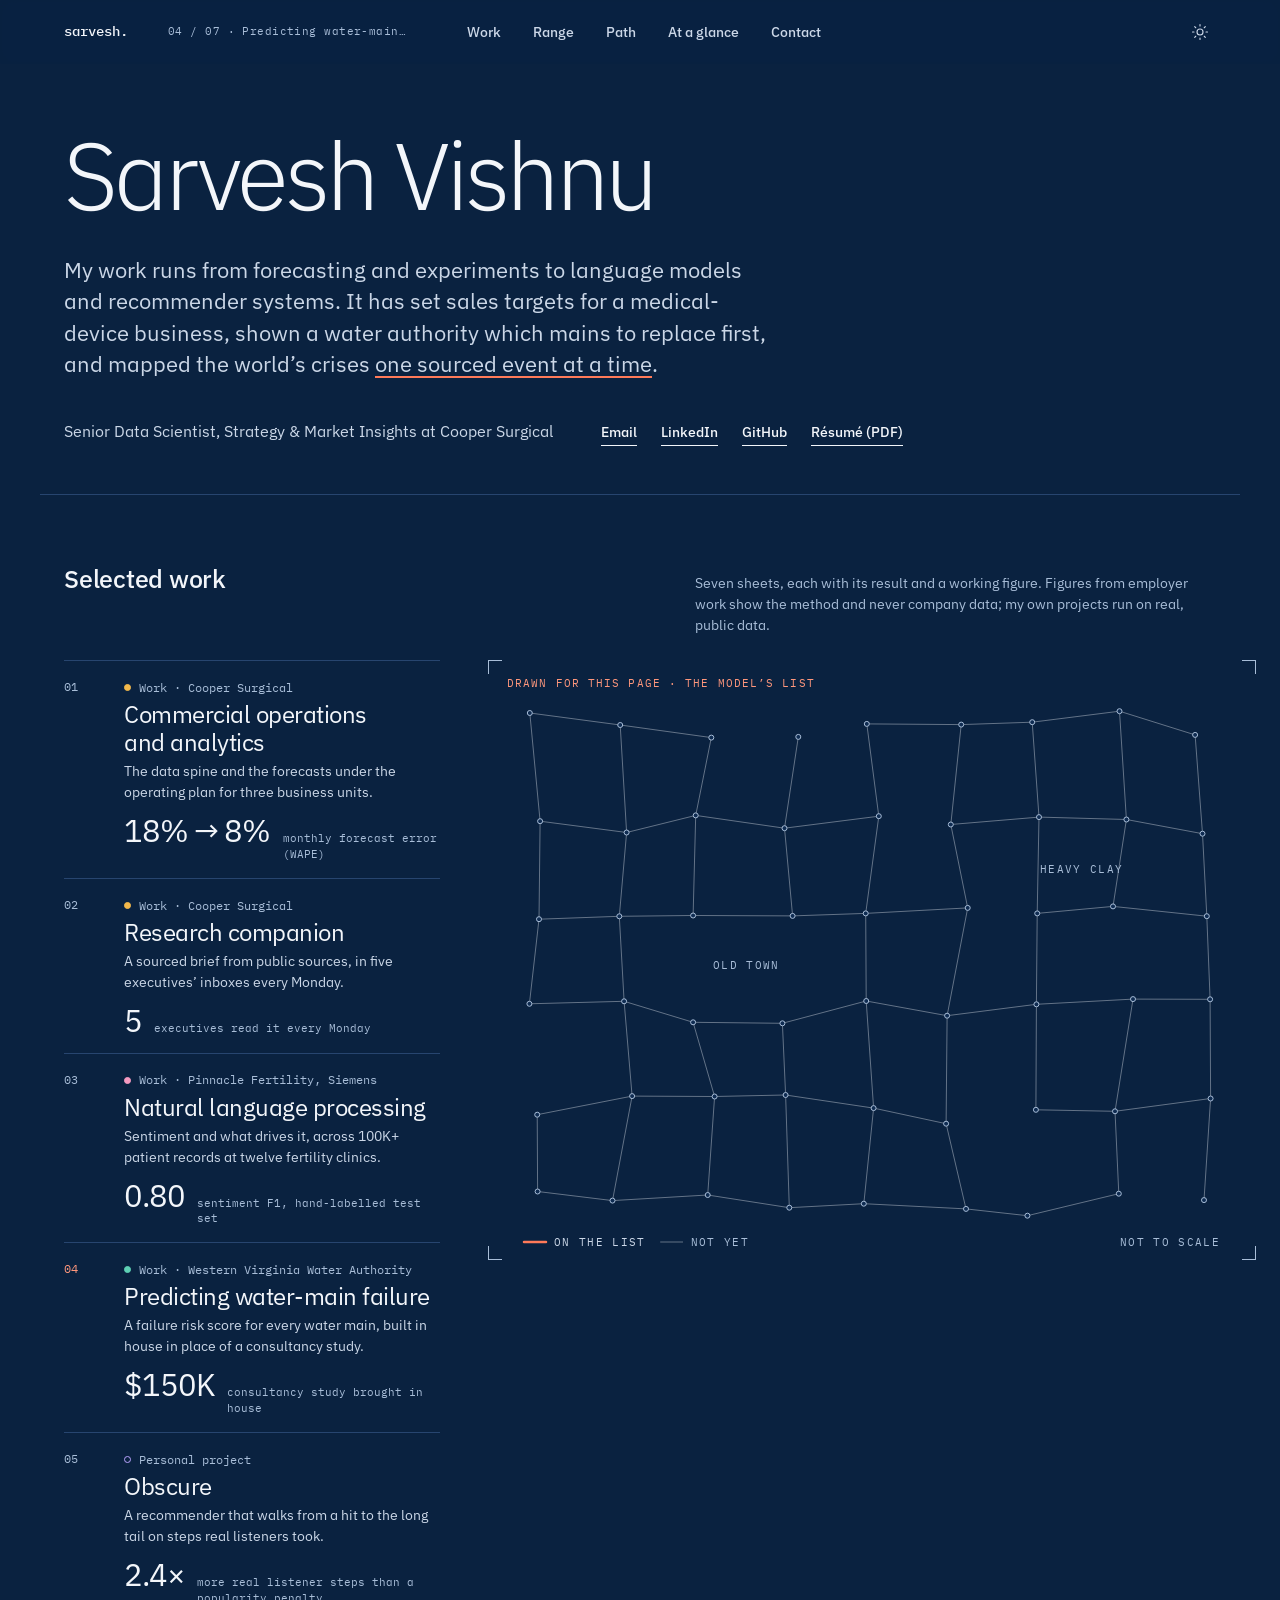
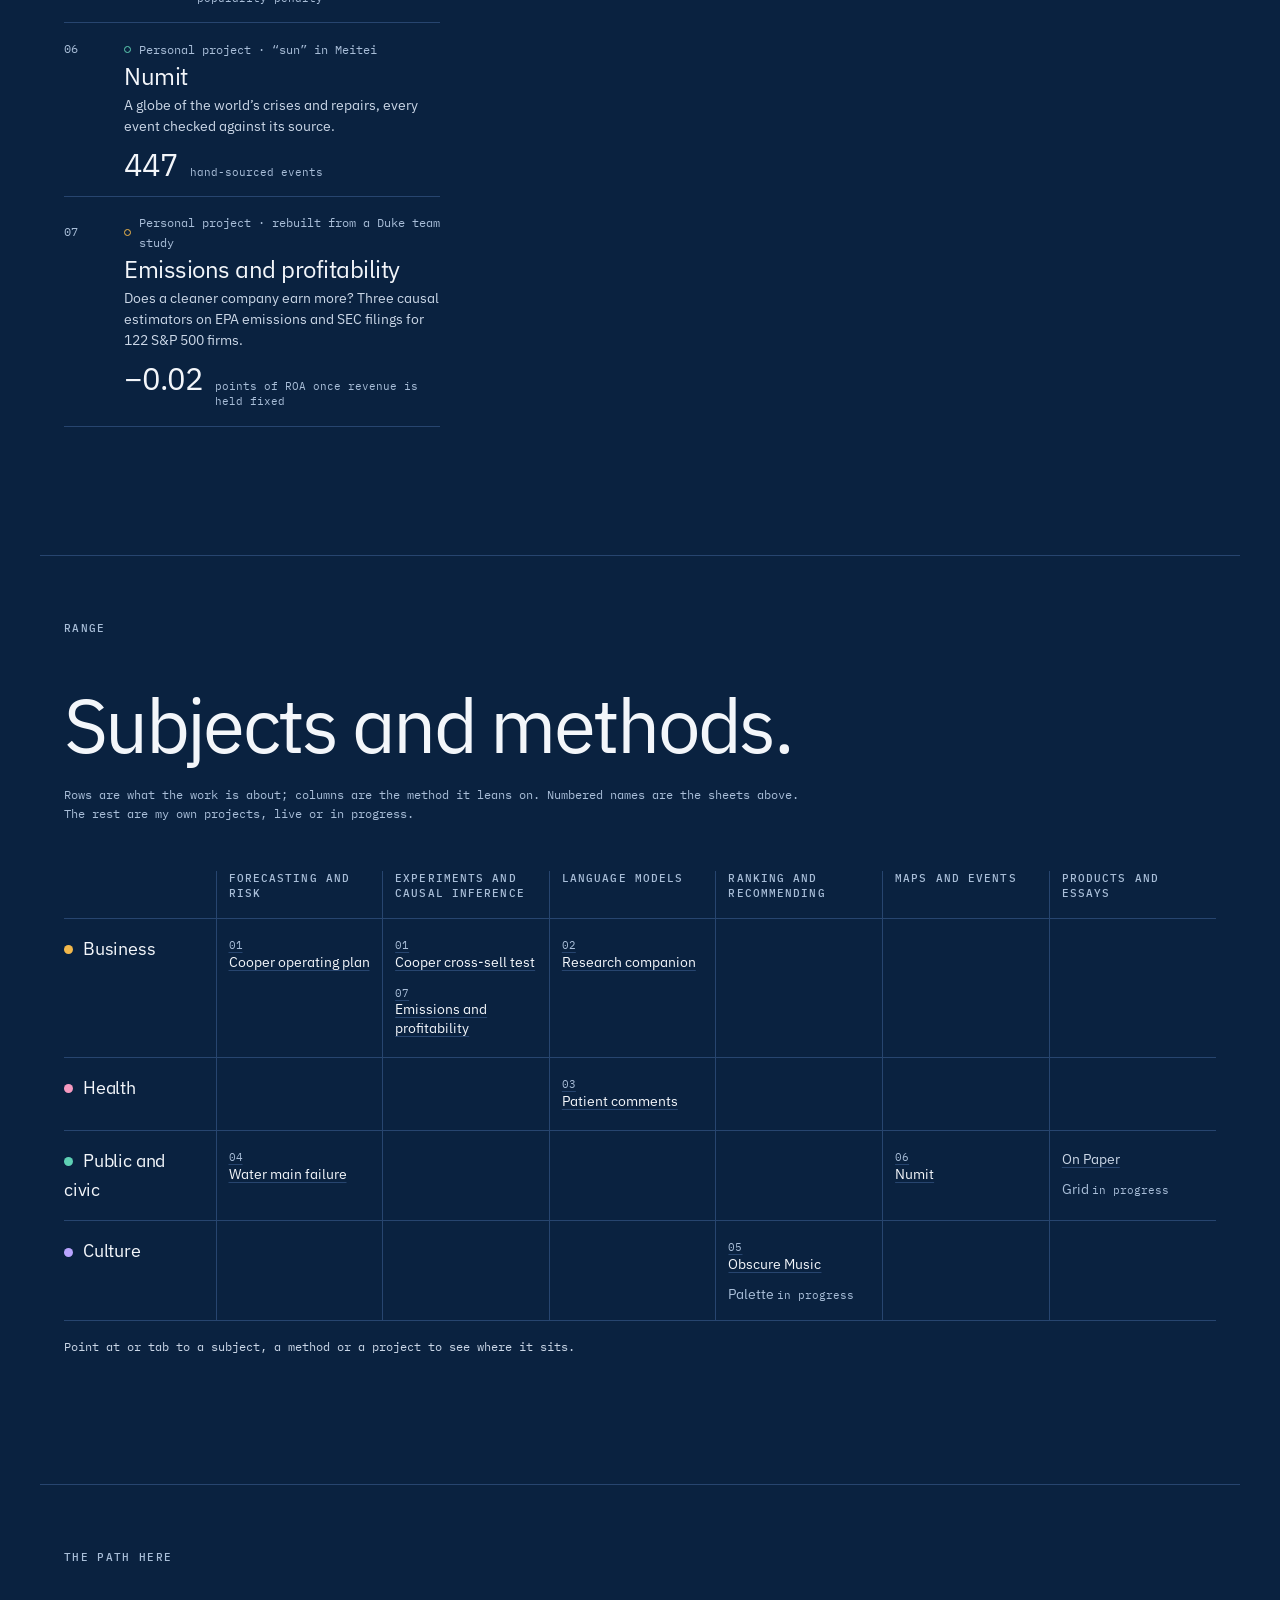
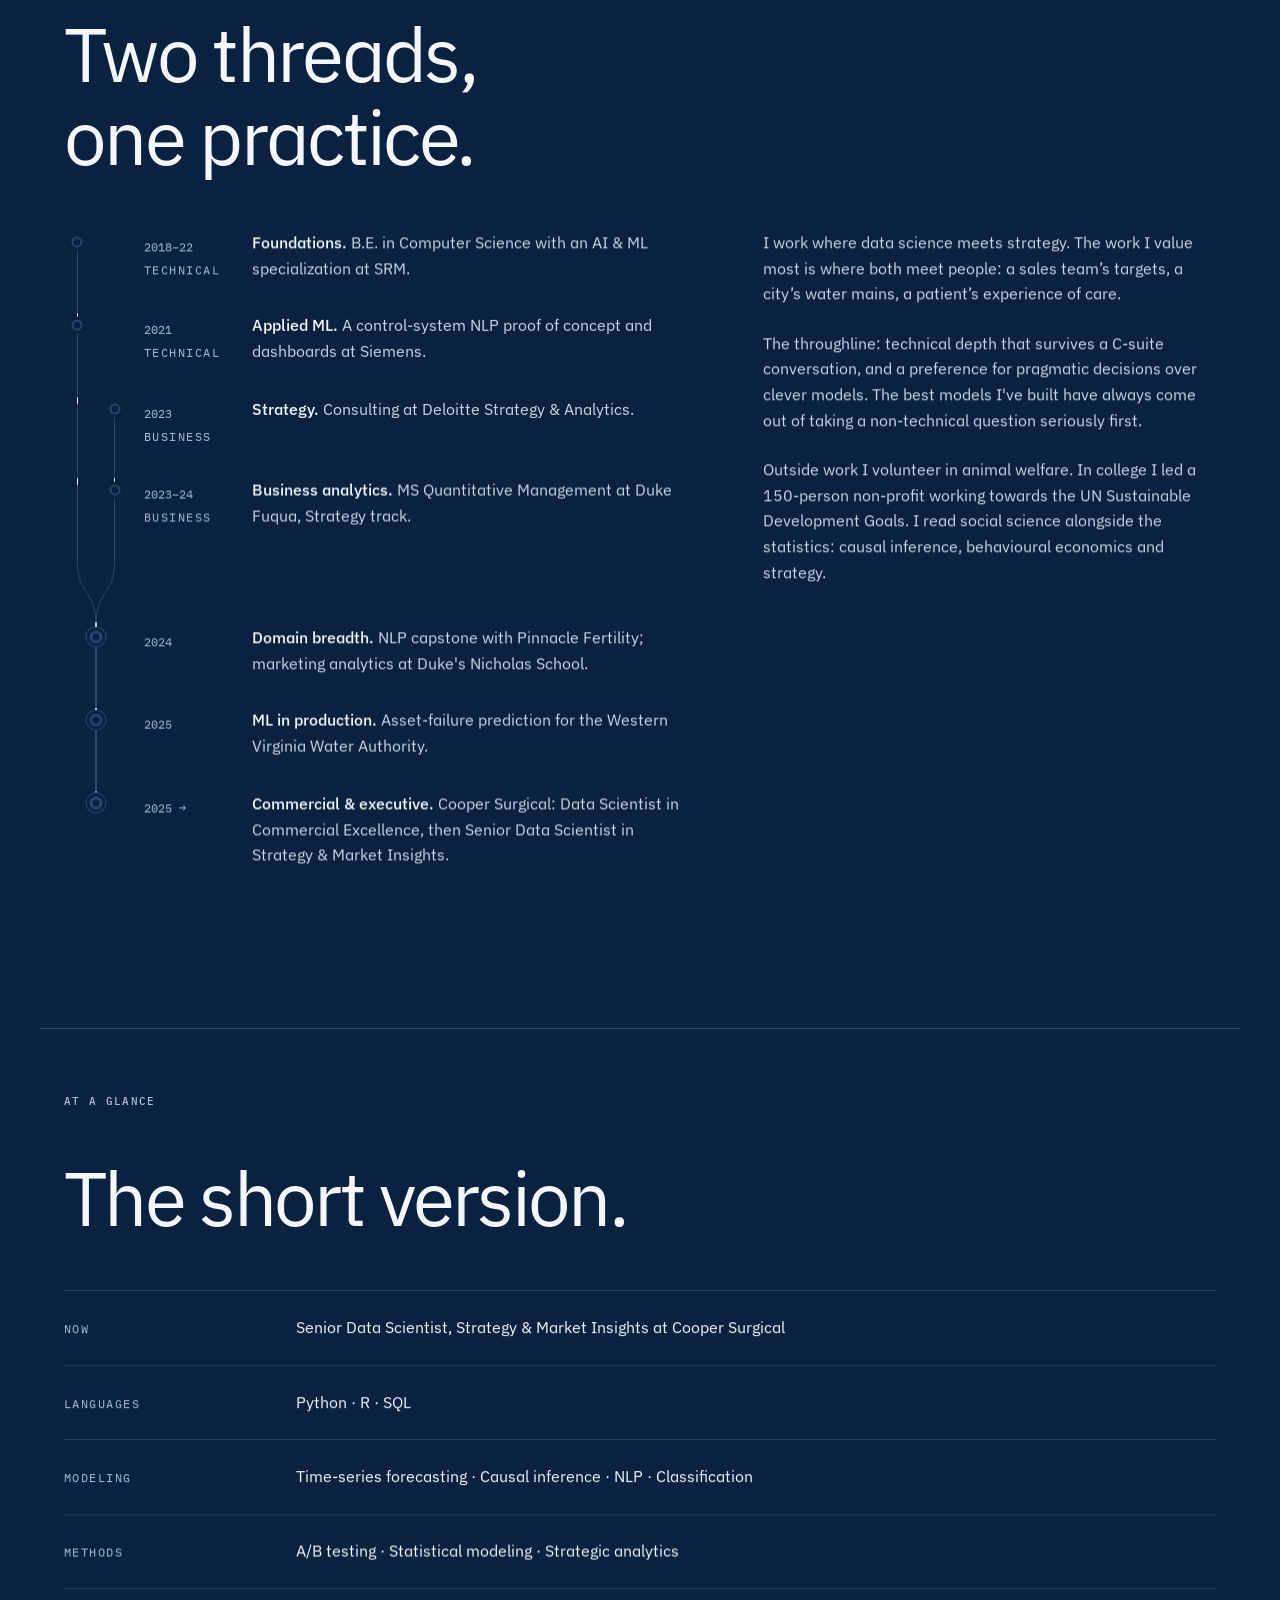
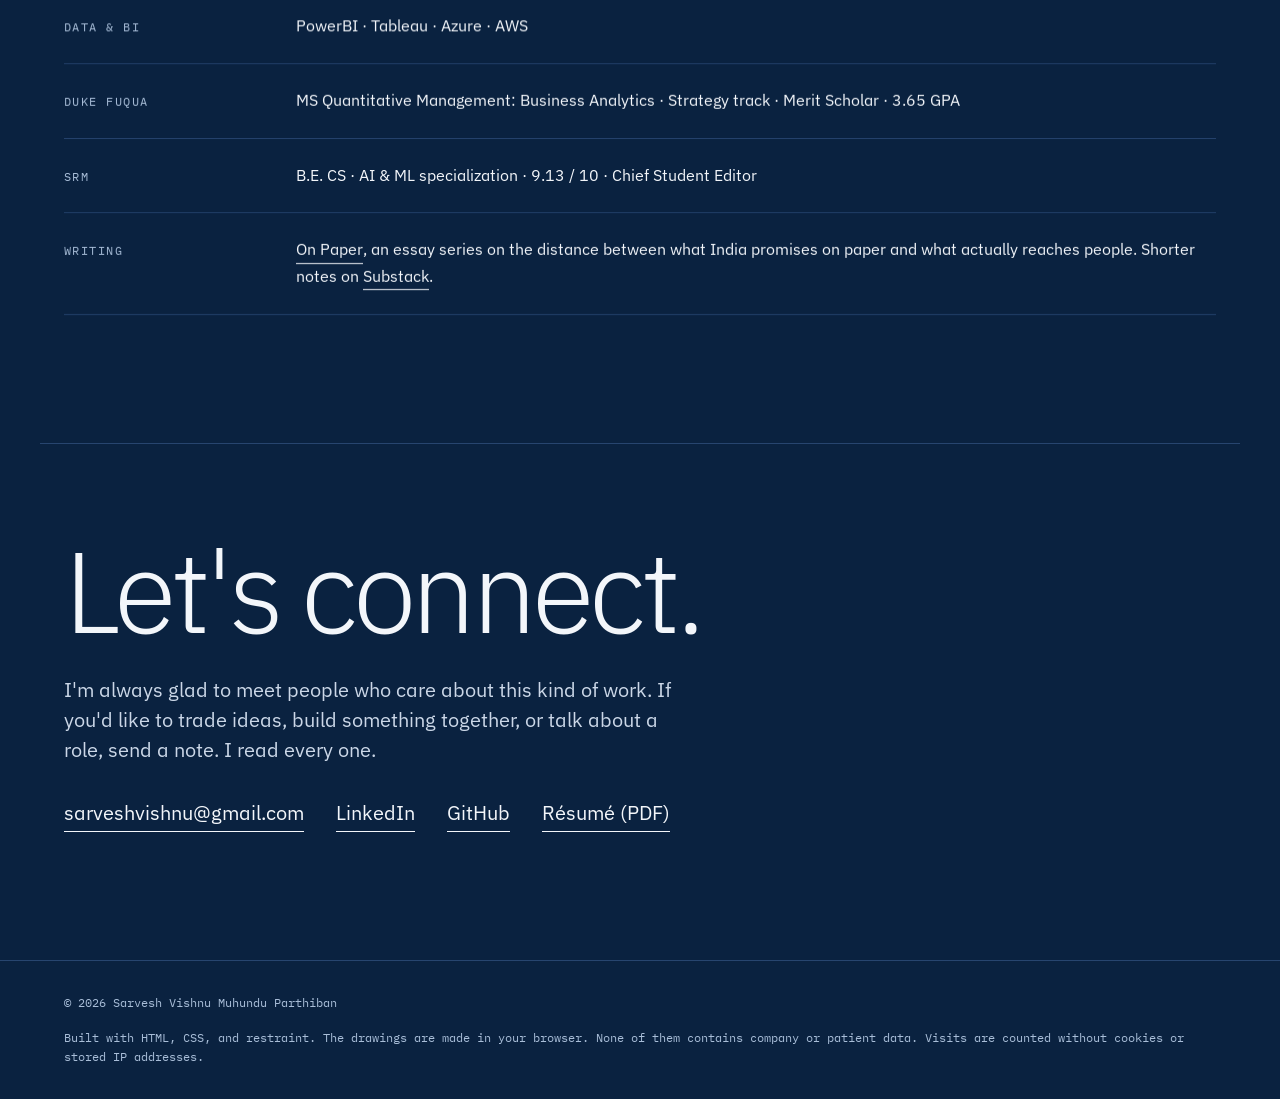
<file: index.html>
<!DOCTYPE html>
<html lang="en">
<head>
  <meta charset="UTF-8" />
  <meta name="viewport" content="width=device-width, initial-scale=1" />
  <meta name="theme-color" content="#0A2240" />
  <meta name="color-scheme" content="dark light" />

  <title>Sarvesh Vishnu, Senior Data Scientist</title>
  <meta name="description" content="Sarvesh Vishnu, senior data scientist. Forecasting, experiments, language models and recommender systems, for business, public services and the public interest." />
  <meta name="author" content="Sarvesh Vishnu Muhundu Parthiban" />

  <meta property="og:type" content="website" />
  <meta property="og:url" content="https://sarvesh-vishnu.github.io/" />
  <meta property="og:title" content="Sarvesh Vishnu, Senior Data Scientist" />
  <meta property="og:description" content="Forecasting, experiments, language models and recommender systems, for business, public services and the public interest." />
  <meta property="og:image" content="https://sarvesh-vishnu.github.io/assets/og-image.png" />
  <meta property="og:image:width" content="1200" />
  <meta property="og:image:height" content="630" />
  <meta name="twitter:card" content="summary_large_image" />

  <link rel="canonical" href="https://sarvesh-vishnu.github.io/" />
  <link rel="icon" type="image/svg+xml" href="/assets/favicon.svg" />

  <link rel="preconnect" href="https://fonts.googleapis.com" />
  <link rel="preconnect" href="https://fonts.gstatic.com" crossorigin />
  <link rel="stylesheet" href="https://fonts.googleapis.com/css2?family=IBM+Plex+Mono:wght@400;500&family=IBM+Plex+Sans:wght@300;400;500&display=swap" />

  <script>
    /* Set the sheet before first paint. Default = the blue sheet; 'sheet' = 'white'
       in localStorage selects the white print. */
    (function(){var d=document.documentElement;try{d.dataset.theme=localStorage.getItem('sheet')==='white'?'white':'blue';}catch(e){d.dataset.theme='blue';}})();
    /* `js` gates everything that waits for a script to reveal it, so without scripts the
       page is simply visible. If main.js has not reported in after 4s, the gate comes off. */
    document.documentElement.classList.add('js');
    setTimeout(function(){var c=document.documentElement.classList;if(!c.contains('ready'))c.remove('js');},4000);
    if(!window.matchMedia('(prefers-reduced-motion: reduce)').matches)document.documentElement.classList.add('motion');
  </script>

  <link rel="stylesheet" href="styles.css" />

  <script type="application/ld+json">
  {
    "@context": "https://schema.org",
    "@type": "Person",
    "name": "Sarvesh Vishnu Muhundu Parthiban",
    "jobTitle": "Senior Data Scientist",
    "url": "https://sarvesh-vishnu.github.io/",
    "sameAs": [
      "https://linkedin.com/in/sarveshvishnu/",
      "https://bluemammoth.substack.com/"
    ],
    "alumniOf": [
      { "@type": "CollegeOrUniversity", "name": "Duke University, The Fuqua School of Business" },
      { "@type": "CollegeOrUniversity", "name": "SRM University" }
    ]
  }
  </script>
</head>
<body>
  <a href="#main" class="skip">Skip to content</a>

  <header class="site-header" id="header">
    <nav class="nav" aria-label="Primary">
      <a href="#top" class="brand">sarvesh.</a>
      <span class="nav-sheet" aria-hidden="true"></span>
      <ul class="nav-links" role="list">
        <li><a href="#work">Work</a></li>
        <li><a href="#range">Range</a></li>
        <li><a href="#path">Path</a></li>
        <li class="nav-secondary"><a href="#glance">At a glance</a></li>
        <li><a href="#contact">Contact</a></li>
      </ul>
      <button type="button" class="theme-toggle" aria-label="Switch to the white print" aria-pressed="false" title="Blue sheet or white print">
        <svg class="theme-icon icon-moon" viewBox="0 0 24 24" width="18" height="18" fill="none" stroke="currentColor" stroke-width="1.5" stroke-linecap="round" stroke-linejoin="round" aria-hidden="true"><path d="M21 12.79A9 9 0 1 1 11.21 3 7 7 0 0 0 21 12.79z"/></svg>
        <svg class="theme-icon icon-sun" viewBox="0 0 24 24" width="18" height="18" fill="none" stroke="currentColor" stroke-width="1.5" stroke-linecap="round" stroke-linejoin="round" aria-hidden="true"><circle cx="12" cy="12" r="4"/><path d="M12 2v2M12 20v2M4.93 4.93l1.41 1.41M17.66 17.66l1.41 1.41M2 12h2M20 12h2M4.93 19.07l1.41-1.41M17.66 6.34l1.41-1.41"/></svg>
      </button>
    </nav>
  </header>

  <main id="main">
    <section class="hero" id="top" aria-labelledby="hero-title">
      <div class="hero-inner">
        <div class="hero-say">
          <h1 id="hero-title" class="hero-name">Sarvesh Vishnu</h1>
          <p class="hero-proof">My work runs from forecasting and experiments to language models and recommender systems. It has set sales targets for a medical-device business, shown a water authority which mains to replace first, and mapped the world’s crises <span class="redline">one sourced event at a time</span>.</p>
        </div>
        <div class="hero-id">
          <p class="hero-role">Senior Data Scientist, Strategy &amp; Market Insights at Cooper Surgical</p>
          <p class="hero-links">
            <a href="mailto:sarveshvishnu@gmail.com" data-print="sarveshvishnu@gmail.com">Email</a>
            <a href="https://linkedin.com/in/sarveshvishnu/" rel="noopener" data-print="linkedin.com/in/sarveshvishnu">LinkedIn</a>
            <a href="https://github.com/Sarvesh-Vishnu" rel="noopener" data-print="github.com/Sarvesh-Vishnu">GitHub</a>
            <a href="assets/resume.pdf">Résumé (PDF)</a>
          </p>
        </div>
      </div>
    </section>

    <section class="section work" id="work" aria-labelledby="work-title">
      <header class="sheets-head">
        <h2 id="work-title" class="sheets-title">Selected work</h2>
        <p class="sheets-note">Seven sheets, each with its result and a working figure. Figures from employer work show the method and never company data; my own projects run on real, public data.</p>
      </header>

      <div class="sheets" data-sheets>
        <ol class="sheet-list" role="list">
          <li class="sheet is-active" id="p-commercial" data-kind="work" data-subject="business">
            <a class="sheet-link" aria-labelledby="p-commercial-name" aria-describedby="p-commercial-kind p-commercial-desc p-commercial-res" href="work/commercial-analytics.html">
              <span class="sheet-no" aria-hidden="true">01</span>
              <div class="sheet-main">
                <span class="sheet-kind" id="p-commercial-kind">Work · Cooper Surgical</span>
                <h3 class="sheet-name" id="p-commercial-name">Commercial operations and analytics</h3>
                <span class="sheet-desc" id="p-commercial-desc">The data spine and the forecasts under the operating plan for three business units.</span>
              </div>
              <span class="sheet-result" id="p-commercial-res"><b><span aria-hidden="true">18% → 8%</span><span class="sr-only">from 18% to 8%</span></b> <span>monthly forecast error (WAPE)</span></span>
            </a>
            <span class="sheet-fig" aria-hidden="true"><span class="tile-fig" data-lab="spine">
              <!-- fig:commercial --><svg viewBox="0 0 1000 540" preserveAspectRatio="xMidYMid meet" focusable="false"><text class="fig-lab fig-lab-quiet sp-level" x="22.0" y="42.0">SOURCES</text><text class="fig-lab fig-lab-quiet sp-level" x="227.8" y="42.0">SPINE</text><text class="fig-lab fig-lab-quiet sp-level" x="373.6" y="42.0">ANALYSIS</text><text class="fig-lab fig-lab-quiet sp-level" x="612.6" y="42.0">SURFACES</text><text class="fig-lab fig-lab-quiet sp-level" x="818.4" y="42.0">DECISIONS</text><path class="sp-edge" d="M156.4,229.5 C187.1,229.5 187.1,286.5 217.8,286.5"/><path class="sp-edge" d="M302.3,286.5 C332.9,286.5 332.9,156.2 363.6,156.2"/><path class="sp-edge" d="M514.6,91.1 C558.6,91.1 558.6,134.5 602.6,134.5"/><path class="sp-edge" d="M488.0,156.2 C545.3,156.2 545.3,134.5 602.6,134.5"/><path class="sp-edge" d="M713.8,134.5 C761.1,134.5 761.1,172.5 808.4,172.5"/><path class="sp-edge" d="M302.3,286.5 C332.9,286.5 332.9,286.5 363.6,286.5"/><path class="sp-edge" d="M302.3,286.5 C332.9,286.5 332.9,351.6 363.6,351.6"/><path class="sp-edge" d="M501.3,286.5 C552.0,286.5 552.0,134.5 602.6,134.5"/><path class="sp-edge" d="M494.7,351.6 C548.7,351.6 548.7,134.5 602.6,134.5"/><path class="sp-edge" d="M713.8,134.5 C761.1,134.5 761.1,248.5 808.4,248.5"/><path class="sp-edge" d="M740.4,286.5 C774.4,286.5 774.4,324.5 808.4,324.5"/><path class="sp-edge" d="M302.3,286.5 C332.9,286.5 332.9,416.8 363.6,416.8"/><path class="sp-edge" d="M488.0,416.8 C545.3,416.8 545.3,286.5 602.6,286.5"/><path class="sp-edge" d="M740.4,286.5 C774.4,286.5 774.4,400.5 808.4,400.5"/><path class="sp-edge" d="M123.1,457.5 C243.4,457.5 243.4,481.9 363.6,481.9"/><path class="sp-edge" d="M501.3,481.9 C552.0,481.9 552.0,438.5 602.6,438.5"/><path class="sp-edge" d="M747.0,438.5 C777.7,438.5 777.7,476.5 808.4,476.5"/><path class="sp-edge is-on" d="M149.7,115.5 C183.7,115.5 183.7,286.5 217.8,286.5"/><path class="sp-edge is-on" d="M156.4,343.5 C187.1,343.5 187.1,286.5 217.8,286.5"/><path class="sp-edge is-on" d="M302.3,286.5 C332.9,286.5 332.9,91.1 363.6,91.1"/><path class="sp-edge is-on" d="M302.3,286.5 C332.9,286.5 332.9,221.4 363.6,221.4"/><path class="sp-edge is-on" d="M514.6,91.1 C558.6,91.1 558.6,286.5 602.6,286.5"/><path class="sp-edge is-on" d="M541.3,221.4 C572.0,221.4 572.0,286.5 602.6,286.5"/><path class="sp-edge is-on" d="M740.4,286.5 C774.4,286.5 774.4,96.5 808.4,96.5"/><text class="fig-lab sp-node sp-on" x="22.0" y="119.0">Sales transactions</text><circle class="sp-dot is-on" cx="149.7" cy="115.5" r="2.5"/><text class="fig-lab sp-node sp-off" x="22.0" y="233.0">CRM and territories</text><circle class="sp-dot" cx="156.4" cy="229.5" r="2.5"/><text class="fig-lab sp-node sp-on" x="22.0" y="347.0">Finance and pricing</text><circle class="sp-dot is-on" cx="156.4" cy="343.5" r="2.5"/><text class="fig-lab sp-node sp-off" x="22.0" y="461.0">Public sources</text><circle class="sp-dot" cx="123.1" cy="457.5" r="2.5"/><text class="fig-lab sp-node sp-on" x="227.8" y="290.0">Data spine</text><circle class="sp-dot is-on" cx="217.8" cy="286.5" r="2.5"/><circle class="sp-dot is-on" cx="302.3" cy="286.5" r="2.5"/><text class="fig-lab sp-node sp-on" x="373.6" y="94.6">Ensemble forecasting</text><circle class="sp-dot is-on" cx="363.6" cy="91.1" r="2.5"/><circle class="sp-dot is-on" cx="514.6" cy="91.1" r="2.5"/><text class="fig-lab sp-node sp-off" x="373.6" y="159.7">Quota allocation</text><circle class="sp-dot" cx="363.6" cy="156.2" r="2.5"/><circle class="sp-dot" cx="488.0" cy="156.2" r="2.5"/><text class="fig-lab sp-node sp-on" x="373.6" y="224.9">Scenario and sensitivity</text><circle class="sp-dot is-on" cx="363.6" cy="221.4" r="2.5"/><circle class="sp-dot is-on" cx="541.3" cy="221.4" r="2.5"/><text class="fig-lab sp-node sp-off" x="373.6" y="290.0">Customer targeting</text><circle class="sp-dot" cx="363.6" cy="286.5" r="2.5"/><circle class="sp-dot" cx="501.3" cy="286.5" r="2.5"/><text class="fig-lab sp-node sp-off" x="373.6" y="355.1">Experiment design</text><circle class="sp-dot" cx="363.6" cy="351.6" r="2.5"/><circle class="sp-dot" cx="494.7" cy="351.6" r="2.5"/><text class="fig-lab sp-node sp-off" x="373.6" y="420.3">Price elasticity</text><circle class="sp-dot" cx="363.6" cy="416.8" r="2.5"/><circle class="sp-dot" cx="488.0" cy="416.8" r="2.5"/><text class="fig-lab sp-node sp-off" x="373.6" y="485.4">Research companion</text><circle class="sp-dot" cx="363.6" cy="481.9" r="2.5"/><circle class="sp-dot" cx="501.3" cy="481.9" r="2.5"/><text class="fig-lab sp-node sp-off" x="612.6" y="138.0">Power BI views</text><circle class="sp-dot" cx="602.6" cy="134.5" r="2.5"/><circle class="sp-dot" cx="713.8" cy="134.5" r="2.5"/><text class="fig-lab sp-node sp-on" x="612.6" y="290.0">Executive readouts</text><circle class="sp-dot is-on" cx="602.6" cy="286.5" r="2.5"/><circle class="sp-dot is-on" cx="740.4" cy="286.5" r="2.5"/><text class="fig-lab sp-node sp-off" x="612.6" y="442.0">Weekly market brief</text><circle class="sp-dot" cx="602.6" cy="438.5" r="2.5"/><circle class="sp-dot" cx="747.0" cy="438.5" r="2.5"/><text class="fig-lab sp-node fig-lab-acc" x="818.4" y="100.0">Annual operating plan</text><circle class="sp-dot is-on" cx="808.4" cy="96.5" r="2.5"/><text class="fig-lab sp-node sp-off" x="818.4" y="176.0">Territory quotas</text><circle class="sp-dot" cx="808.4" cy="172.5" r="2.5"/><text class="fig-lab sp-node sp-off" x="818.4" y="252.0">Cross-sell programme</text><circle class="sp-dot" cx="808.4" cy="248.5" r="2.5"/><text class="fig-lab sp-node sp-off" x="818.4" y="328.0">Supply and demand plan</text><circle class="sp-dot" cx="808.4" cy="324.5" r="2.5"/><text class="fig-lab sp-node sp-off" x="818.4" y="404.0">Long-range plan</text><circle class="sp-dot" cx="808.4" cy="400.5" r="2.5"/><text class="fig-lab sp-node sp-off" x="818.4" y="480.0">Leadership’s market view</text><circle class="sp-dot" cx="808.4" cy="476.5" r="2.5"/></svg><!-- /fig:commercial -->
              <span class="tile-tag">Schematic</span>
            </span></span>
          </li>
          <li class="sheet" id="p-companion" data-kind="work" data-subject="business">
            <a class="sheet-link" aria-labelledby="p-companion-name" aria-describedby="p-companion-kind p-companion-desc p-companion-res" href="work/research-companion.html">
              <span class="sheet-no" aria-hidden="true">02</span>
              <div class="sheet-main">
                <span class="sheet-kind" id="p-companion-kind">Work · Cooper Surgical</span>
                <h3 class="sheet-name" id="p-companion-name">Research companion</h3>
                <span class="sheet-desc" id="p-companion-desc">A sourced brief from public sources, in five executives’ inboxes every Monday.</span>
              </div>
              <span class="sheet-result" id="p-companion-res"><b>5</b> <span>executives read it every Monday</span></span>
            </a>
            <span class="sheet-fig" aria-hidden="true"><span class="tile-fig" data-lab="brief">
              <!-- fig:companion --><svg viewBox="0 0 1000 540" preserveAspectRatio="xMidYMid meet" focusable="false"><text class="fig-lab sp-level sp-on" x="50.0" y="136.0">ONE STORY · THREE SOURCES</text><text class="fig-lab sp-level" x="50.0" y="160.0">[1] LEGISLATURE</text><text class="rd-word" font-size="15" x="50.0" y="179.3">Insurers</text><text class="rd-word" font-size="15" x="131.0" y="179.3">must</text><text class="rd-word" font-size="15" x="176.0" y="179.3">cover</text><text class="rd-word" font-size="15" x="230.0" y="179.3">IVF</text><text class="rd-word" font-size="15" x="266.0" y="179.3">from</text><text class="rd-word" font-size="15" x="311.0" y="179.3">2027</text><text class="fig-lab sp-level" x="50.0" y="212.8">[2] TRADE PRESS</text><text class="rd-word" font-size="15" x="50.0" y="232.0">Second</text><text class="rd-word" font-size="15" x="113.0" y="232.0">state</text><text class="rd-word" font-size="15" x="167.0" y="232.0">this</text><text class="rd-word" font-size="15" x="212.0" y="232.0">year</text><text class="rd-word" font-size="15" x="257.0" y="232.0">mandates</text><text class="rd-word" font-size="15" x="338.0" y="232.0">IVF</text><text class="fig-lab sp-level" x="50.0" y="265.5">[3] ADVOCACY GROUP</text><text class="rd-word" font-size="15" x="50.0" y="284.8">What</text><text class="rd-word" font-size="15" x="95.0" y="284.8">the</text><text class="rd-word" font-size="15" x="131.0" y="284.8">IVF</text><text class="rd-word" font-size="15" x="167.0" y="284.8">law</text><text class="rd-word" font-size="15" x="203.0" y="284.8">means</text><text class="rd-word" font-size="15" x="257.0" y="284.8">for</text><text class="rd-word" font-size="15" x="293.0" y="284.8">patients</text><text class="fig-lab sp-level fig-lab-quiet" x="50.0" y="318.3">[4] PRESS RELEASE</text><text class="rd-word rd-stop" font-size="15" x="50.0" y="337.5">Device</text><text class="rd-word rd-stop" font-size="15" x="113.0" y="337.5">maker</text><text class="rd-word rd-stop" font-size="15" x="167.0" y="337.5">opens</text><text class="rd-word rd-stop" font-size="15" x="221.0" y="337.5">a</text><text class="rd-word rd-stop" font-size="15" x="239.0" y="337.5">training</text><text class="rd-word rd-stop" font-size="15" x="320.0" y="337.5">centre</text><path class="rd-rule" d="M41.0,151.0 L36.0,151.0 L36.0,288.3 L41.0,288.3"/><text class="fig-lab sp-level fig-lab-quiet" x="496.0" y="136.0">CONFIDENCE</text><text class="fig-lab sp-on" x="496.0" y="153.0">high: the bill text agrees</text><text class="fig-lab sp-level fig-lab-quiet" x="496.0" y="177.0">MATERIALITY</text><text class="fig-lab sp-on" x="496.0" y="194.0">touches a product line</text><text class="fig-lab sp-level fig-lab-quiet" x="496.0" y="218.0">PLACE</text><text class="fig-lab sp-on" x="496.0" y="235.0">the brief, not the watchlist</text><text class="rd-word br-head" font-size="15" x="496.0" y="268.3">A</text><text class="rd-word br-head" font-size="15" x="514.0" y="268.3">second</text><text class="rd-word br-head" font-size="15" x="577.0" y="268.3">state</text><text class="rd-word br-head" font-size="15" x="631.0" y="268.3">will</text><text class="rd-word br-head" font-size="15" x="676.0" y="268.3">require</text><text class="rd-word br-head" font-size="15" x="748.0" y="268.3">insurers</text><text class="rd-word br-head" font-size="15" x="829.0" y="268.3">to</text><text class="rd-word br-head" font-size="15" x="856.0" y="268.3">cover</text><text class="rd-word br-head" font-size="15" x="910.0" y="268.3">IVF</text><text class="rd-word" font-size="15" x="496.0" y="297.0">Insurers</text><text class="rd-word" font-size="15" x="577.0" y="297.0">there</text><text class="rd-word" font-size="15" x="631.0" y="297.0">must</text><text class="rd-word" font-size="15" x="676.0" y="297.0">cover</text><text class="rd-word" font-size="15" x="730.0" y="297.0">IVF¹²</text><text class="rd-word rd-stop" font-size="15" x="784.0" y="297.0">from</text><path class="rd-rule is-acc " d="M784.0,292.2 L820.0,292.2"/><text class="rd-word rd-stop" font-size="15" x="829.0" y="297.0">this</text><path class="rd-rule is-acc " d="M829.0,292.2 L865.0,292.2"/><text class="rd-word rd-stop" font-size="15" x="874.0" y="297.0">year.</text><path class="rd-rule is-acc " d="M874.0,292.2 L919.0,292.2"/><text class="rd-word rd-acc" font-size="15" x="496.0" y="318.8">from</text><text class="rd-word rd-acc" font-size="15" x="541.0" y="318.8">2027.¹</text><text class="rd-word" font-size="15" x="604.0" y="318.8">More</text><text class="rd-word" font-size="15" x="649.0" y="318.8">patients</text><text class="rd-word" font-size="15" x="730.0" y="318.8">may</text><text class="rd-word" font-size="15" x="766.0" y="318.8">be</text><text class="rd-word" font-size="15" x="793.0" y="318.8">able</text><text class="rd-word" font-size="15" x="838.0" y="318.8">to</text><text class="rd-word" font-size="15" x="865.0" y="318.8">afford</text><text class="rd-word" font-size="15" x="496.0" y="340.5">treatment.³</text><text class="fig-lab sp-level fig-lab-acc" x="496.0" y="367.0">CHECKED · ONE DATE SENT BACK</text><text class="fig-lab sp-level fig-lab-acc rd-new" x="496.0" y="398.0">MONDAY · LEADERSHIP INBOXES</text><text class="fig-lab sp-level sp-on rd-new" x="496.0" y="415.0">ASK LATER · IT COMES BACK</text><text class="fig-lab sp-level " x="50.0" y="522.0">GATHER</text><text class="fig-lab sp-level " x="124.3" y="522.0">JOIN</text><text class="fig-lab sp-level " x="182.5" y="522.0">WEIGH</text><text class="fig-lab sp-level " x="248.8" y="522.0">DRAFT</text><text class="fig-lab sp-level " x="315.0" y="522.0">CHECK</text><text class="fig-lab sp-level sp-on" x="381.3" y="522.0">SEND</text><path class="rd-rule" d="M381.3,528.0 L412.1,528.0"/></svg><!-- /fig:companion -->
              <span class="tile-tag">Written for this page</span>
            </span></span>
          </li>
          <li class="sheet" id="p-nlp" data-kind="work" data-subject="health">
            <a class="sheet-link" aria-labelledby="p-nlp-name" aria-describedby="p-nlp-kind p-nlp-desc p-nlp-res" href="work/nlp.html">
              <span class="sheet-no" aria-hidden="true">03</span>
              <div class="sheet-main">
                <span class="sheet-kind" id="p-nlp-kind">Work · Pinnacle Fertility, Siemens</span>
                <h3 class="sheet-name" id="p-nlp-name">Natural language processing</h3>
                <span class="sheet-desc" id="p-nlp-desc">Sentiment and what drives it, across 100K+ patient records at twelve fertility clinics.</span>
              </div>
              <span class="sheet-result" id="p-nlp-res"><b>0.80</b> <span>sentiment F1, hand-labelled test set</span></span>
            </a>
            <span class="sheet-fig" aria-hidden="true"><span class="tile-fig" data-lab="reading">
              <!-- fig:nlp --><svg viewBox="0 0 1000 540" preserveAspectRatio="xMidYMid meet" focusable="false"><text class="rd-word rd-stop" font-size="30" x="77.0" y="247.5">I</text><text class="rd-word" font-size="30" x="113.0" y="247.5">waited</text><text class="rd-word" font-size="30" x="239.0" y="247.5">almost</text><text class="rd-word rd-stop" font-size="30" x="365.0" y="247.5">an</text><text class="rd-word" font-size="30" x="419.0" y="247.5">hour</text><text class="rd-word rd-stop" font-size="30" x="509.0" y="247.5">and</text><text class="rd-word rd-acc" font-size="30" x="581.0" y="247.5">nobody</text><text class="rd-word rd-acc" font-size="30" x="707.0" y="247.5">told</text><text class="rd-word rd-acc" font-size="30" x="797.0" y="247.5">me</text><text class="rd-word rd-acc" font-size="30" x="851.0" y="247.5">why.</text><text class="rd-word rd-stop" font-size="30" x="77.0" y="307.5">Once</text><text class="rd-word rd-stop" font-size="30" x="167.0" y="307.5">I</text><text class="rd-word rd-stop" font-size="30" x="203.0" y="307.5">was</text><text class="rd-word rd-stop" font-size="30" x="275.0" y="307.5">in,</text><text class="rd-word rd-stop" font-size="30" x="347.0" y="307.5">the</text><text class="rd-word" font-size="30" x="419.0" y="307.5">nurse</text><text class="rd-word rd-stop" font-size="30" x="527.0" y="307.5">was</text><text class="rd-word" font-size="30" x="599.0" y="307.5">wonderful.</text><text class="rd-word rd-stop" font-size="30" x="59.0" y="247.5">“</text><text class="rd-word rd-stop" font-size="30" x="779.0" y="307.5">”</text><path class="rd-rule" d="M491.0,218.1 L113.0,218.1 L113.0,182.1"/><text class="fig-lab" x="122.0" y="208.1">− unhappy</text><text class="fig-lab sp-on sp-level" x="122.0" y="191.1">WAITING</text><path class="rd-rule is-acc" d="M905.0,218.1 L581.0,218.1 L581.0,165.1"/><text class="fig-lab" x="590.0" y="208.1">− unhappy</text><text class="fig-lab sp-on sp-level" x="590.0" y="191.1">COMMUNICATION</text><text class="fig-lab fig-lab-acc sp-level rd-new" x="590.0" y="174.1">DRIVER · UNEXPLAINED WAITING</text><path class="rd-rule" d="M761.0,318.3 L347.0,318.3 L347.0,357.3"/><text class="fig-lab" x="356.0" y="337.3">+ pleased</text><text class="fig-lab sp-on sp-level" x="356.0" y="354.3">NURSING CARE</text><text class="fig-lab sp-level " x="77.0" y="522.0">AS WRITTEN</text><text class="fig-lab sp-level " x="183.5" y="522.0">CLEANED</text><text class="fig-lab sp-level " x="265.9" y="522.0">TONE</text><text class="fig-lab sp-level " x="324.1" y="522.0">TOUCHPOINT</text><text class="fig-lab sp-level sp-on" x="430.6" y="522.0">DRIVER</text><path class="rd-rule" d="M430.6,528.0 L477.5,528.0"/></svg><!-- /fig:nlp -->
              <span class="tile-tag">Written for this page</span>
            </span></span>
          </li>
          <li class="sheet" id="p-water" data-kind="work" data-subject="civic">
            <a class="sheet-link" aria-labelledby="p-water-name" aria-describedby="p-water-kind p-water-desc p-water-res" href="work/wv-water.html">
              <span class="sheet-no" aria-hidden="true">04</span>
              <div class="sheet-main">
                <span class="sheet-kind" id="p-water-kind">Work · Western Virginia Water Authority</span>
                <h3 class="sheet-name" id="p-water-name">Predicting water-main failure</h3>
                <span class="sheet-desc" id="p-water-desc">A failure risk score for every water main, built in house in place of a consultancy study.</span>
              </div>
              <span class="sheet-result" id="p-water-res"><b>$150K</b> <span>consultancy study brought in house</span></span>
            </a>
            <span class="sheet-fig" aria-hidden="true"><span class="tile-fig" data-lab="plan">
              <!-- fig:water --><svg viewBox="0 0 1000 540" preserveAspectRatio="xMidYMid meet" focusable="false"><path class="pl-main" d="M43.8,52.7 L164.3,63.2"/><path class="pl-main" d="M164.3,63.2 L285.7,74.3"/><path class="pl-main" d="M493.0,62.3 L618.9,62.9"/><path class="pl-main" d="M618.9,62.9 L713.7,60.7"/><path class="pl-main" d="M713.7,60.7 L830.0,51.1"/><path class="pl-main" d="M830.0,51.1 L930.7,71.9"/><path class="pl-main" d="M57.4,148.2 L172.8,158.1"/><path class="pl-main" d="M172.8,158.1 L265.0,143.0"/><path class="pl-main" d="M265.0,143.0 L383.3,154.3"/><path class="pl-main" d="M605.1,151.0 L722.6,144.5"/><path class="pl-main" d="M839.2,146.6 L940.7,159.1"/><path class="pl-main" d="M56.0,234.6 L163.1,232.0"/><path class="pl-main" d="M163.1,232.0 L261.5,231.4"/><path class="pl-main" d="M394.1,231.7 L491.5,229.4"/><path class="pl-main" d="M491.5,229.4 L627.6,224.6"/><path class="pl-main" d="M720.3,229.5 L821.3,223.3"/><path class="pl-main" d="M821.3,223.3 L946.5,231.9"/><path class="pl-main" d="M169.5,307.0 L261.5,325.6"/><path class="pl-main" d="M261.5,325.6 L380.5,326.4"/><path class="pl-main" d="M492.3,306.7 L600.2,319.7"/><path class="pl-main" d="M600.2,319.7 L719.2,309.7"/><path class="pl-main" d="M719.2,309.7 L847.9,305.1"/><path class="pl-main" d="M847.9,305.1 L950.7,305.3"/><path class="pl-main" d="M53.7,407.1 L180.1,390.6"/><path class="pl-main" d="M180.1,390.6 L290.2,391.0"/><path class="pl-main" d="M290.2,391.0 L384.8,389.7"/><path class="pl-main" d="M384.8,389.7 L502.2,401.3"/><path class="pl-main" d="M502.2,401.3 L598.8,415.1"/><path class="pl-main" d="M824.0,404.1 L951.4,392.8"/><path class="pl-main" d="M54.2,474.9 L153.9,482.9"/><path class="pl-main" d="M153.9,482.9 L280.9,478.0"/><path class="pl-main" d="M280.9,478.0 L389.8,489.2"/><path class="pl-main" d="M389.8,489.2 L489.0,485.6"/><path class="pl-main" d="M489.0,485.6 L625.4,490.2"/><path class="pl-main" d="M625.4,490.2 L707.2,496.2"/><path class="pl-main" d="M707.2,496.2 L829.0,476.8"/><path class="pl-main" d="M43.8,52.7 L57.4,148.2"/><path class="pl-main" d="M164.3,63.2 L172.8,158.1"/><path class="pl-main" d="M285.7,74.3 L265.0,143.0"/><path class="pl-main" d="M401.7,73.8 L383.3,154.3"/><path class="pl-main" d="M493.0,62.3 L509.1,143.7"/><path class="pl-main" d="M618.9,62.9 L605.1,151.0"/><path class="pl-main" d="M713.7,60.7 L722.6,144.5"/><path class="pl-main" d="M830.0,51.1 L839.2,146.6"/><path class="pl-main" d="M930.7,71.9 L940.7,159.1"/><path class="pl-main" d="M57.4,148.2 L56.0,234.6"/><path class="pl-main" d="M172.8,158.1 L163.1,232.0"/><path class="pl-main" d="M383.3,154.3 L394.1,231.7"/><path class="pl-main" d="M509.1,143.7 L491.5,229.4"/><path class="pl-main" d="M605.1,151.0 L627.6,224.6"/><path class="pl-main" d="M722.6,144.5 L720.3,229.5"/><path class="pl-main" d="M839.2,146.6 L821.3,223.3"/><path class="pl-main" d="M940.7,159.1 L946.5,231.9"/><path class="pl-main" d="M56.0,234.6 L43.2,309.2"/><path class="pl-main" d="M491.5,229.4 L492.3,306.7"/><path class="pl-main" d="M627.6,224.6 L600.2,319.7"/><path class="pl-main" d="M720.3,229.5 L719.2,309.7"/><path class="pl-main" d="M946.5,231.9 L950.7,305.3"/><path class="pl-main" d="M169.5,307.0 L180.1,390.6"/><path class="pl-main" d="M261.5,325.6 L290.2,391.0"/><path class="pl-main" d="M492.3,306.7 L502.2,401.3"/><path class="pl-main" d="M600.2,319.7 L598.8,415.1"/><path class="pl-main" d="M719.2,309.7 L718.5,402.8"/><path class="pl-main" d="M847.9,305.1 L824.0,404.1"/><path class="pl-main" d="M950.7,305.3 L951.4,392.8"/><path class="pl-main" d="M53.7,407.1 L54.2,474.9"/><path class="pl-main" d="M180.1,390.6 L153.9,482.9"/><path class="pl-main" d="M384.8,389.7 L389.8,489.2"/><path class="pl-main" d="M502.2,401.3 L489.0,485.6"/><path class="pl-main" d="M598.8,415.1 L625.4,490.2"/><path class="pl-main" d="M951.4,392.8 L942.7,482.5"/><path class="pl-main is-on" d="M383.3,154.3 L509.1,143.7"/><path class="pl-main is-on" d="M722.6,144.5 L839.2,146.6"/><path class="pl-main is-on" d="M261.5,231.4 L394.1,231.7"/><path class="pl-main is-on" d="M43.2,309.2 L169.5,307.0"/><path class="pl-main is-on" d="M380.5,326.4 L492.3,306.7"/><path class="pl-main is-on" d="M718.5,402.8 L824.0,404.1"/><path class="pl-main is-on" d="M265.0,143.0 L261.5,231.4"/><path class="pl-main is-on" d="M163.1,232.0 L169.5,307.0"/><path class="pl-main is-on" d="M380.5,326.4 L384.8,389.7"/><path class="pl-main is-on" d="M290.2,391.0 L280.9,478.0"/><path class="pl-main is-on" d="M824.0,404.1 L829.0,476.8"/><circle class="pl-node" cx="43.8" cy="52.7" r="2.5"/><circle class="pl-node" cx="164.3" cy="63.2" r="2.5"/><circle class="pl-node" cx="285.7" cy="74.3" r="2.5"/><circle class="pl-node" cx="493.0" cy="62.3" r="2.5"/><circle class="pl-node" cx="618.9" cy="62.9" r="2.5"/><circle class="pl-node" cx="713.7" cy="60.7" r="2.5"/><circle class="pl-node" cx="830.0" cy="51.1" r="2.5"/><circle class="pl-node" cx="930.7" cy="71.9" r="2.5"/><circle class="pl-node" cx="57.4" cy="148.2" r="2.5"/><circle class="pl-node" cx="172.8" cy="158.1" r="2.5"/><circle class="pl-node" cx="265.0" cy="143.0" r="2.5"/><circle class="pl-node" cx="383.3" cy="154.3" r="2.5"/><circle class="pl-node" cx="509.1" cy="143.7" r="2.5"/><circle class="pl-node" cx="605.1" cy="151.0" r="2.5"/><circle class="pl-node" cx="722.6" cy="144.5" r="2.5"/><circle class="pl-node" cx="839.2" cy="146.6" r="2.5"/><circle class="pl-node" cx="940.7" cy="159.1" r="2.5"/><circle class="pl-node" cx="56.0" cy="234.6" r="2.5"/><circle class="pl-node" cx="163.1" cy="232.0" r="2.5"/><circle class="pl-node" cx="261.5" cy="231.4" r="2.5"/><circle class="pl-node" cx="394.1" cy="231.7" r="2.5"/><circle class="pl-node" cx="491.5" cy="229.4" r="2.5"/><circle class="pl-node" cx="627.6" cy="224.6" r="2.5"/><circle class="pl-node" cx="720.3" cy="229.5" r="2.5"/><circle class="pl-node" cx="821.3" cy="223.3" r="2.5"/><circle class="pl-node" cx="946.5" cy="231.9" r="2.5"/><circle class="pl-node" cx="43.2" cy="309.2" r="2.5"/><circle class="pl-node" cx="169.5" cy="307.0" r="2.5"/><circle class="pl-node" cx="261.5" cy="325.6" r="2.5"/><circle class="pl-node" cx="380.5" cy="326.4" r="2.5"/><circle class="pl-node" cx="492.3" cy="306.7" r="2.5"/><circle class="pl-node" cx="600.2" cy="319.7" r="2.5"/><circle class="pl-node" cx="719.2" cy="309.7" r="2.5"/><circle class="pl-node" cx="847.9" cy="305.1" r="2.5"/><circle class="pl-node" cx="950.7" cy="305.3" r="2.5"/><circle class="pl-node" cx="53.7" cy="407.1" r="2.5"/><circle class="pl-node" cx="180.1" cy="390.6" r="2.5"/><circle class="pl-node" cx="290.2" cy="391.0" r="2.5"/><circle class="pl-node" cx="384.8" cy="389.7" r="2.5"/><circle class="pl-node" cx="502.2" cy="401.3" r="2.5"/><circle class="pl-node" cx="598.8" cy="415.1" r="2.5"/><circle class="pl-node" cx="718.5" cy="402.8" r="2.5"/><circle class="pl-node" cx="824.0" cy="404.1" r="2.5"/><circle class="pl-node" cx="951.4" cy="392.8" r="2.5"/><circle class="pl-node" cx="54.2" cy="474.9" r="2.5"/><circle class="pl-node" cx="153.9" cy="482.9" r="2.5"/><circle class="pl-node" cx="280.9" cy="478.0" r="2.5"/><circle class="pl-node" cx="389.8" cy="489.2" r="2.5"/><circle class="pl-node" cx="489.0" cy="485.6" r="2.5"/><circle class="pl-node" cx="625.4" cy="490.2" r="2.5"/><circle class="pl-node" cx="707.2" cy="496.2" r="2.5"/><circle class="pl-node" cx="829.0" cy="476.8" r="2.5"/><circle class="pl-node" cx="401.7" cy="73.8" r="2.5"/><circle class="pl-node" cx="942.7" cy="482.5" r="2.5"/><text class="fig-lab fig-lab-quiet sp-level" text-anchor="middle" x="332.3" y="279.0">OLD TOWN</text><text class="fig-lab fig-lab-quiet sp-level" text-anchor="middle" x="779.5" y="194.1">HEAVY CLAY</text><path class="pl-main is-on" d="M36,522 L58,522"/><text class="fig-lab sp-level" x="66" y="526">ON THE LIST</text><path class="pl-main" d="M172.6,522 L194.6,522"/><text class="fig-lab fig-lab-quiet sp-level" x="202.6" y="526">NOT YET</text><text class="fig-lab fig-lab-quiet sp-level" text-anchor="end" x="964" y="526">NOT TO SCALE</text></svg><!-- /fig:water -->
              <span class="tile-tag">Drawn for this page</span>
            </span></span>
          </li>
          <li class="sheet" id="p-obscure" data-kind="personal" data-subject="culture">
            <a class="sheet-link" aria-labelledby="p-obscure-name" aria-describedby="p-obscure-kind p-obscure-desc p-obscure-res" href="work/obscure.html">
              <span class="sheet-no" aria-hidden="true">05</span>
              <div class="sheet-main">
                <span class="sheet-kind" id="p-obscure-kind">Personal project</span>
                <h3 class="sheet-name" id="p-obscure-name">Obscure</h3>
                <span class="sheet-desc" id="p-obscure-desc">A recommender that walks from a hit to the long tail on steps real listeners took.</span>
              </div>
              <span class="sheet-result" id="p-obscure-res"><b>2.4×</b> <span>more real listener steps than a popularity penalty</span></span>
            </a>
            <span class="sheet-fig" aria-hidden="true"><span class="tile-fig" data-lab="route">
              <!-- fig:obscure --><svg viewBox="0 0 1000 540" preserveAspectRatio="xMidYMid meet" focusable="false"><path class="rt-grid" d="M78,94.3 L778,94.3"/><text class="fig-lab fig-lab-quiet" text-anchor="end" x="68" y="98.3">1,000</text><text class="fig-lab fig-lab-quiet" text-anchor="end" x="68" y="112.3">listeners</text><path class="rt-grid" d="M78,280.7 L778,280.7"/><text class="fig-lab fig-lab-quiet" text-anchor="end" x="68" y="284.7">100</text><path class="rt-grid" d="M78,467.1 L778,467.1"/><text class="fig-lab fig-lab-quiet" text-anchor="end" x="68" y="471.1">10</text><path class="rt-tail" d="M78,349.1 L778,349.1"/><text class="fig-lab fig-lab-quiet sp-level" text-anchor="middle" x="78.0" y="526">SEED</text><text class="fig-lab fig-lab-quiet sp-level" text-anchor="middle" x="218.0" y="526">1</text><text class="fig-lab fig-lab-quiet sp-level" text-anchor="middle" x="358.0" y="526">2</text><text class="fig-lab fig-lab-quiet sp-level" text-anchor="middle" x="498.0" y="526">3</text><text class="fig-lab fig-lab-quiet sp-level" text-anchor="middle" x="638.0" y="526">4</text><text class="fig-lab fig-lab-quiet sp-level" text-anchor="middle" x="778.0" y="526">5</text><path class="rt-line" d="M78.0,98.2 L218.0,113.3 L358.0,129.8 L498.0,156.8 L638.0,250.7 L778.0,459.4"/><circle class="rt-seed" cx="78.0" cy="98.2" r="3.5"/><circle class="rt-stop" cx="218.0" cy="113.3" r="3.5"/><circle class="rt-stop" cx="358.0" cy="129.8" r="3.5"/><circle class="rt-stop" cx="498.0" cy="156.8" r="3.5"/><circle class="rt-stop" cx="638.0" cy="250.7" r="3.5"/><circle class="rt-stop is-end" cx="778.0" cy="459.4" r="4.5"/><text class="fig-lab fig-lab-quiet sp-level rt-lab" text-anchor="start" x="86.0" y="342.1">HEAD</text><text class="fig-lab fig-lab-quiet sp-level rt-lab" text-anchor="start" x="86.0" y="365.1">LONG TAIL · UNDER 43 LISTENERS</text><text class="fig-lab rt-lab sp-on" text-anchor="start" x="88.0" y="61.2">Take On Me</text><text class="fig-lab rt-lab fig-lab-quiet" text-anchor="start" x="88.0" y="75.2">a‐ha</text><text class="fig-lab rt-lab fig-lab-quiet" text-anchor="start" x="88.0" y="89.2">953 listeners</text><text class="fig-lab rt-lab " text-anchor="end" x="208.0" y="132.3">Africa</text><text class="fig-lab rt-lab fig-lab-quiet" text-anchor="end" x="208.0" y="146.3">Toto</text><text class="fig-lab rt-lab " text-anchor="start" x="368.0" y="106.8">How You Remind Me</text><text class="fig-lab rt-lab fig-lab-quiet" text-anchor="start" x="368.0" y="120.8">Nickelback</text><text class="fig-lab rt-lab " text-anchor="end" x="488.0" y="175.8">(I Just) Died in…</text><text class="fig-lab rt-lab fig-lab-quiet" text-anchor="end" x="488.0" y="189.8">Cutting Crew</text><text class="fig-lab rt-lab " text-anchor="start" x="648.0" y="227.7">More Than This</text><text class="fig-lab rt-lab fig-lab-quiet" text-anchor="start" x="648.0" y="241.7">Roxy Music</text><text class="fig-lab rt-lab fig-lab-acc" text-anchor="start" x="790.0" y="447.4">Shouldn’t Have to Be Like That</text><text class="fig-lab rt-lab " text-anchor="start" x="790.0" y="461.4">Fra Lippo Lippi</text><text class="fig-lab rt-lab " text-anchor="start" x="790.0" y="475.4">11 listeners</text></svg><!-- /fig:obscure -->
              <span class="tile-tag">Real data · ListenBrainz</span>
            </span></span>
          </li>
          <li class="sheet" id="p-numit" data-kind="personal" data-subject="civic">
            <a class="sheet-link" aria-labelledby="p-numit-name" aria-describedby="p-numit-kind p-numit-desc p-numit-res" href="work/numit.html">
              <span class="sheet-no" aria-hidden="true">06</span>
              <div class="sheet-main">
                <span class="sheet-kind" id="p-numit-kind">Personal project · “sun” in Meitei</span>
                <h3 class="sheet-name" id="p-numit-name">Numit</h3>
                <span class="sheet-desc" id="p-numit-desc">A globe of the world’s crises and repairs, every event checked against its source.</span>
              </div>
              <span class="sheet-result" id="p-numit-res"><b><!-- nm:total -->447<!-- /nm:total --></b> <span>hand-sourced events</span></span>
            </a>
            <span class="sheet-fig" aria-hidden="true"><span class="tile-fig" data-lab="globe">
              <!-- fig:numit --><svg viewBox="0 0 1000 540" preserveAspectRatio="xMidYMid meet" focusable="false"><path class="gl-grat" d="M561,28l-29,-4M518,21l-6,0M485,20l4,1M442,27l27,-3M337,80l7,-6l34,-22l39,-15l41,-9M324,455l-12,-13l-25,-33l-18,-38l-11,-41l-3,-42l3,-43l11,-42l18,-40l25,-36l30,-33l35,-26l39,-21l41,-13M439,518l-1,0l-29,-11l-26,-19l-22,-25l-19,-30l-13,-36l-8,-40l-3,-41l3,-44l8,-43l13,-42l19,-39l22,-36l26,-30l29,-25l30,-18M482,525l-6,-1l-11,-9l-10,-16l-8,-23l-7,-29l-6,-35l-3,-38l-1,-42l1,-44l3,-44l6,-43l7,-41l8,-37l10,-33l11,-28l12,-21M515,526l6,-2l10,-9l8,-16l8,-23l6,-29l5,-34l2,-39l1,-42l-1,-43l-2,-44l-5,-43l-6,-41l-8,-38l-8,-33l-10,-27l-10,-21M558,519l2,0l28,-11l25,-19l22,-24l17,-31l13,-36l8,-39l3,-42l-3,-43l-8,-44l-13,-42l-17,-39l-22,-36l-25,-31l-28,-25l-29,-18M663,466l23,-22l25,-34l18,-37l11,-41l3,-42l-3,-43l-11,-42l-18,-40l-25,-37l-30,-32l-34,-27l-39,-21l-41,-14M676,91l-18,-16l-35,-22l-39,-16l-41,-8M386,499l9,4l14,4l17,3l19,3l20,2l22,1l22,0l22,-1l20,-1l20,-3l17,-3l14,-4l12,-5M283,404l4,5l13,8l18,8l24,8l29,6l33,4l36,4l37,1l38,1l38,-2l36,-3l34,-4l29,-6l25,-7l20,-8l14,-9l6,-6M247,273l1,4l7,11l14,10l21,9l28,9l33,7l38,5l41,4l44,2l44,0l43,-2l42,-3l38,-5l35,-7l29,-8l22,-9l16,-10l9,-11l1,-6M283,142l-1,3l-1,9l6,9l13,9l18,8l24,7l29,6l33,5l36,3l37,2l38,0l38,-1l36,-3l34,-5l29,-6l25,-7l20,-8l14,-8l7,-9l1,-9l-2,-5M386,47l-8,5l-4,5l0,6l3,5l7,5l11,5l14,4l17,3l19,3l20,2l22,1l22,0l22,-1l20,-2l20,-2l17,-4l14,-4l12,-4l8,-5l4,-5l0,-6l-3,-5l-7,-5l-2,-1"/><path class="gl-land" d="M470,354l-2,7l8,18l2,15l-5,8l-19,10l4,16l-11,5l0,10l-12,12l-8,3l-20,0l-5,-4l-2,-6l-15,-17l-8,-18l-12,-16l-2,-9l4,-18l-8,-25l-12,-19l3,-20l-3,-5l-9,1l-5,-10l-20,1l-20,-5l-7,-14l-5,-25l0,-12l6,-13l4,-17l12,-16l16,-11l6,-9l13,-11l8,5l11,-3l23,2l4,1l-7,13l24,18l6,-7l5,-2l24,11l8,-3l12,2l10,-23l-29,-1l-3,-12l11,-6l14,-2l15,5l11,-2l0,-5l-14,-10l8,-7l-12,3l3,5l-8,3l-4,-4l3,-3l-7,-2l-12,14l1,6l-8,2l-3,-3l-5,1l0,3l-3,-2l2,9l-5,3l0,3l-4,-1l-3,-15l2,-6l-8,-8l0,-5l-3,0l1,-3l-5,0l-1,5l11,17l-5,-2l-1,6l-5,4l2,-4l0,-4l-11,-19l-8,2l-9,-1l-2,4l-11,6l-7,8l-15,3l1,-4l-6,-1l14,-23l4,-2l12,5l7,-9l0,-11l6,2l2,-4l7,0l14,-7l7,-1l3,-1l2,-5l4,-4l6,-2l-2,4l-5,3l0,5l20,1l5,-2l4,-7l4,2l4,-5l-2,-2l13,-1l-13,-1l-2,-3l5,-7l10,-4l-2,-3l-3,0l-4,3l-9,4l-4,5l1,4l-6,3l-7,8l-8,2l4,-14l-6,3l-4,-2l7,-10l39,-16l14,-3l3,2l-2,1l1,2l14,4l1,4l-3,1l-11,-2l2,2l-1,4l3,3l0,-3l2,-2l4,3l2,-1l-1,-2l4,-3l3,2l1,-2l-1,-5l4,1l1,1l-2,2l1,1l7,-4l5,-2l2,0l-2,1l8,-2l3,2l0,-2l-2,-1l1,-1l14,4l1,-2l-5,-2l-3,-3l1,-5l5,1l0,2l3,2l2,3l3,1l0,7l2,-1l1,-4l-2,-3l-4,-2l0,-2l-4,-1l2,-2l-2,-2l2,1l2,3l1,0l-1,-2l0,-1l6,0l-6,-4l6,-1l-3,-1l0,-1l5,-5l-2,-3l6,1l1,-1l5,1l3,3l11,-2l-3,-1l2,-1l12,3l-4,-2l1,-2l-4,-1l-1,-1l0,-2l5,0l-3,-2l3,1l-5,-2l1,0l-2,-1l-1,0l-2,-1l-5,-1M640,62l-5,-3l-5,-3l-18,-10M603,42l11,5l-4,-2l3,2l8,4l1,1l5,3l-3,-2l0,1l6,5l16,14l3,1l-2,-3l7,4l13,11l8,8l8,11l1,3l8,15l9,9l5,6l0,4l-6,-7l-1,-2l-3,-2l-4,-5l-2,5l-3,-6l-2,-2l1,9l1,2l5,4l3,-3l3,12l11,9l1,5l3,3l3,6l4,18l-1,9l-6,10l1,6l-6,-5l-2,11l14,23l1,8l-6,18l-1,-7l-15,-10l1,19l11,13l4,17l-7,-4l-5,-15l-4,-7l-1,3l-1,-17l-8,-22l-5,7l-3,0l-2,-10l-13,-17l-2,0l0,5l-10,3l0,6l-17,22l1,25l-7,12l-19,-33l-6,-23l-8,2l-19,-18l-34,1l-4,-6l-7,4l-13,-5l-6,-11l-7,1l11,23l1,-6l2,1l1,8l9,0l8,-12l3,10l13,8l-8,9l1,6l-10,8l-27,15l-23,5l-3,-17l-14,-20l-2,-11l-14,-19l2,-7l-5,8l-4,-9l9,29l4,5l3,16l23,27l-2,3l7,5l29,-6l-11,29l-36,34l-5,9M433,29l2,-1l-6,2l-3,1l-1,0M394,43l-5,3l-4,2M378,51l4,-2l-13,8l-3,2l-8,5l-6,5l-4,2l-4,2l2,-1M247,286l1,3l3,17l2,15l2,13l4,16M444,520l2,0l6,1l2,0l19,3l6,0l1,-1l9,1l26,-2l10,1l12,-1l-1,0l-4,1l1,0l-3,1l1,0l9,-2l7,-1l12,-3l5,-1l4,-1l6,-1l5,-2M585,511l3,-1M711,413l-6,8l-3,3l-5,5l-2,0l7,-10l8,-17l1,0l2,-6l5,-11l-1,3l6,-9l7,-8l6,-15l0,1l1,-2l4,-11l2,-3l0,2l3,-11l1,-4l0,-3l1,0M712,412l-1,1M468,29l3,1l2,1l-2,2l-5,-1l1,1l-1,0l-2,1l5,0l-2,1l-6,0l1,1l-7,1l-4,1l-2,2l-3,-1l-2,2l-3,1l-3,2l-6,0l-4,2l-1,-1l-4,4l1,-3l-3,2l-2,0l2,2l-26,1l-11,4l-3,2l-7,4l6,-6l24,-12l10,-3l-1,-1l5,-1l-2,1l6,-3l3,-1l14,-4l5,-2l6,-2l0,1l4,-1l3,0l3,0l3,0l3,0l1,2l-3,1l4,-1M437,29l1,-1l-15,5l-6,2l-12,5l-5,2l7,-4l-13,6l-2,1l6,-4l-8,4l17,-7l1,-1M411,36l-2,1l5,-2l3,-1l13,-4l5,-1l9,-3l5,-1l-2,1l-1,0l-3,1l1,0l-4,1l-3,0l0,1M476,24l0,1l-6,2l-4,0l-1,0l-5,-1l-4,0l-1,0l-3,0l7,-2l1,0l2,0l-3,1l4,-1l1,0l5,0l-2,1l3,-1l6,0M752,292l0,-2l0,3l0,-4l1,-4l-1,-2l1,-5l0,8l0,1M746,282l2,-5l0,6l-5,6l0,3l1,3l3,-6l-2,8l1,10l-1,3l1,-4l-2,2l0,-7l-1,1l0,11l-2,1l1,-9l-1,-2l2,-15l1,-5l2,-1M386,100l3,-8l-2,1l3,-5l8,-5l3,1l-5,3l4,0l-7,5l0,6l-2,5l2,1l-7,6l-13,-2l7,-2l-1,-3l2,0l3,-4l2,1M695,113l11,15l2,5l3,5l-3,-3l1,5l2,2l5,9l-3,-4l-3,-3l-4,-11l0,-2l-5,-7l2,1l-5,-7l-8,-10l-1,-2l6,7M736,271l2,-8l3,4l-2,12l3,8l-2,2l-2,22l-3,1l-2,-3l-5,3l-3,-13l2,-8l3,0l6,-20M509,54l4,-4l9,-3l1,0l0,1l-6,3l-3,4l-1,3l4,3l-6,0l-4,-3l3,-4l-1,0M345,74l-4,3l-4,3l-2,2l-4,4l-3,2l4,-4l-1,1l6,-5l9,-7l-1,1M472,22l-1,0l-1,0l3,-1M476,21l4,0M482,21l-1,0l-8,0l3,0l-4,1M648,71l16,11l5,5l4,3l-1,-1l3,3l-3,-2l-21,-17l-2,-2l-2,-1l1,1M412,60l-3,1l0,2l-11,2l-1,-3l2,-1l1,-2l1,1l0,-2l3,-1l1,2l7,1M715,309l4,7l-2,12l-2,1l-5,-4l-12,-25l-7,-11l6,-1l9,12l5,0l4,9M515,386l4,10l-3,2l-12,34l-6,2l-6,-2l-3,-8l5,-10l0,-14l7,-1l14,-13M680,96l-2,-2l4,3l5,6l-2,-1l4,4l0,1l-3,-3l-3,-4l-7,-7l4,3M461,23l-3,1l-1,0l-2,0M474,23l-5,1l-4,0l1,-1l2,0l2,0l4,0M747,247l1,14l-2,-2l-1,-6l-1,2l0,3l-1,-5l3,-7l-1,-4l2,5M452,25l4,-1l5,-1l4,0l-4,1l-4,0l-9,2l-1,0l5,-1M382,97l-5,5l-5,0l-2,-1l4,-2l3,-4l8,-3l0,3l-3,2M733,210l5,17l2,0l1,3l-3,-1l-1,1l-4,-9l-2,-11l2,0M466,23l-2,0l-2,0l2,0l2,-1l1,0l2,0l-3,1M477,22l-4,0l-3,0l2,0l4,0l1,0M723,329l7,-2l5,2l-7,4l-12,0l2,-4l5,0M529,37l0,-1l8,2l2,1l0,1l-9,-2l-1,-1M560,34l3,-1l3,1l0,1l-2,0l-4,-1M477,41l2,0l1,2l-9,3l3,-6l3,1M481,45l-3,0l-1,0l1,-1l3,1M647,290l0,5l-5,3l-3,-10l1,-7l7,9M397,162l2,0l-2,4l-3,1l-4,-6l7,1M738,252l-1,5l1,-11l0,-4l1,3l-1,7M711,141l-2,-4l1,1l1,2l1,3l-1,-2M439,28l3,-1l1,0l-6,2l2,-1M457,24l2,0l1,-1l1,0l-4,1M470,23l-3,0l2,0l3,-1l-2,1M480,21l-2,0l1,0l2,0l-1,0M456,24l-5,1l-1,0M450,25l4,-1l2,0M488,20l-2,1l-2,0l-1,0l5,-1M745,325l-2,5l2,-8l2,-4l-2,7M751,292l0,3l0,-1l-1,2l1,-4M750,272l1,3l0,8l-1,-5l0,-6M742,325l2,-4l-2,6l-1,-1l1,-1M563,32l2,1l-2,0l0,-1M558,27l-2,-1l2,1l2,0l-2,0M723,185l3,11l-3,-5l-1,-9l1,3M384,149l2,2l-2,5l-3,0l3,-7M742,244l1,-6l1,4l-1,6l-1,-4M743,232l2,9l-2,-3l-1,-6l1,0M453,180l6,-2l-2,3l-4,2l0,-3"/><circle class="gl-sphere" cx="500.0" cy="273.0" r="253.0"/><path class="gl-s" stroke-width="3.5" d="M533.6,226.3h0M386.6,172.0h0M421.7,150.1h0M682.8,131.3h0M537.0,222.7h0M386.5,107.3h0M576.6,163.9h0"/><path class="gl-s" stroke-width="4.8" d="M464.5,187.8h0M329.9,290.0h0M519.3,179.2h0M662.1,214.4h0M459.6,339.0h0M615.1,201.5h0M736.5,226.5h0M385.3,117.1h0M301.9,191.9h0M328.0,174.9h0M396.1,147.0h0M452.9,108.9h0M701.0,267.4h0M657.5,220.4h0M460.3,193.1h0M459.7,194.7h0M459.2,196.0h0M438.8,122.1h0M467.9,131.5h0M463.5,247.6h0M432.9,274.3h0M449.1,262.0h0M686.1,239.6h0M677.9,217.1h0M680.0,197.1h0M680.0,217.4h0M412.9,374.9h0M426.9,338.9h0M415.5,363.4h0M492.3,266.8h0M513.2,270.3h0M487.2,269.4h0M329.4,258.6h0M296.9,244.7h0M383.2,262.7h0M300.3,254.1h0M313.9,242.3h0M471.6,304.8h0M468.2,294.6h0M466.9,181.3h0M468.4,176.8h0M480.9,175.6h0M464.5,187.8h0M466.4,182.9h0M461.7,186.0h0M463.0,184.0h0M461.7,186.0h0M508.8,175.3h0M547.9,175.6h0M521.1,191.6h0M597.0,156.2h0M655.9,188.8h0M621.2,136.1h0M717.3,200.9h0M615.1,201.5h0M600.9,179.8h0M608.2,244.3h0M657.5,220.4h0M306.5,189.1h0M595.9,182.1h0M602.3,190.7h0M371.6,268.2h0M558.2,182.8h0M501.0,164.1h0M745.8,254.5h0M306.7,188.7h0M578.4,198.9h0M556.6,203.6h0M317.2,240.5h0M329.4,258.6h0M564.3,222.1h0M380.1,298.7h0M373.0,272.9h0M615.1,201.5h0M600.9,179.8h0M643.9,209.8h0M638.9,266.6h0M417.0,109.6h0M708.0,133.7h0M706.7,130.7h0M698.0,130.8h0M714.0,299.6h0M444.0,201.5h0M667.6,190.7h0M469.3,356.6h0M486.6,285.7h0M704.3,213.7h0M513.1,160.4h0"/><path class="gl-s" stroke-width="6.1" d="M457.0,121.1h0M510.6,265.9h0M348.6,282.2h0M582.2,221.5h0M679.8,217.9h0M670.0,223.8h0M317.8,260.7h0M519.3,179.2h0M582.0,179.9h0M682.8,131.3h0M350.3,296.3h0M463.2,186.1h0M371.2,344.3h0M734.4,299.5h0M615.1,201.5h0M521.9,223.2h0M412.9,374.9h0M441.4,331.3h0M597.6,157.8h0M479.2,104.0h0M347.1,273.5h0M456.2,196.3h0M457.0,195.9h0M459.7,194.7h0M457.0,195.9h0M459.8,194.3h0M457.0,195.9h0M457.0,195.9h0M456.6,196.3h0M474.5,134.4h0M467.6,124.9h0M459.7,135.5h0M457.0,121.1h0M443.5,264.8h0M401.5,270.2h0M456.3,268.1h0M410.9,277.4h0M678.4,212.4h0M671.3,225.3h0M669.9,224.7h0M682.7,227.2h0M425.7,342.2h0M430.7,325.0h0M419.8,338.3h0M491.4,274.7h0M495.7,278.3h0M317.2,240.5h0M317.8,260.7h0M319.0,253.7h0M462.9,282.9h0M472.2,274.8h0M476.1,294.3h0M460.4,188.5h0M519.3,179.2h0M670.7,207.2h0M502.4,162.9h0M582.0,179.9h0M311.8,249.5h0M328.1,255.1h0M673.5,227.9h0M426.9,338.9h0M431.6,325.0h0M438.4,291.0h0M365.8,273.2h0M476.4,387.6h0M582.0,179.9h0M669.4,223.0h0M469.8,266.8h0M441.4,331.3h0M319.5,257.9h0M323.4,254.9h0M323.3,263.4h0M325.3,244.9h0M332.2,248.4h0M364.5,266.3h0M345.5,262.0h0M428.1,329.5h0M399.2,354.0h0M412.9,374.9h0M680.0,217.4h0M685.6,226.4h0M686.0,239.1h0M490.7,260.2h0M497.0,266.4h0M590.3,181.5h0M587.2,208.8h0M469.8,266.8h0M468.2,264.5h0M460.5,267.4h0M383.9,308.3h0M397.8,300.8h0M387.6,304.9h0M462.9,282.9h0M470.8,296.8h0M478.4,282.5h0M467.1,272.0h0M582.0,179.9h0M586.6,180.3h0M614.1,216.5h0M670.4,207.3h0M670.5,209.5h0M626.0,236.0h0M629.7,248.8h0M629.2,207.1h0M317.8,260.7h0M476.4,387.6h0M311.8,249.5h0M430.3,291.8h0M479.2,104.0h0M465.9,90.2h0M701.5,420.9h0M387.1,174.2h0M435.7,155.0h0M444.0,201.5h0M502.8,226.0h0M684.9,175.9h0M518.2,219.4h0M507.7,205.8h0M456.0,161.3h0M639.3,224.0h0M629.2,207.1h0M460.2,193.9h0M461.1,188.9h0M502.8,224.7h0M519.3,179.2h0M437.3,311.1h0M475.6,274.5h0M441.4,331.3h0M341.7,278.7h0M317.8,260.7h0M404.0,283.8h0M468.6,132.7h0M452.9,108.9h0M340.1,160.1h0M433.9,162.5h0M615.1,201.5h0M657.5,220.4h0M670.1,205.5h0M588.3,178.0h0M708.7,294.2h0M659.0,177.3h0M717.3,200.9h0M719.2,186.6h0M735.5,309.7h0M353.1,144.0h0M457.0,195.9h0M443.4,281.1h0M490.3,322.1h0M387.7,128.3h0M281.0,237.1h0M444.2,156.1h0M344.1,281.4h0M472.1,296.4h0M396.6,107.4h0M425.8,394.4h0M461.3,197.3h0M479.2,104.0h0M472.2,274.8h0"/><path class="gl-s" stroke-width="7.4" d="M457.0,195.9h0M432.9,274.3h0M426.9,338.9h0M431.6,325.0h0M468.2,294.6h0M369.4,268.4h0M457.0,195.9h0M475.9,131.1h0M413.5,271.0h0M413.0,267.4h0M420.9,280.9h0M426.9,338.9h0M318.8,253.2h0M679.8,217.9h0M413.1,270.9h0M489.9,320.8h0M472.2,274.8h0M425.3,342.1h0M443.1,264.3h0M410.9,277.4h0M432.9,274.3h0M487.2,269.4h0M491.4,274.7h0M400.7,270.1h0M572.6,193.4h0M457.0,195.9h0M425.1,280.3h0M424.6,289.1h0M309.4,247.4h0M332.2,248.4h0M457.0,121.1h0M287.5,221.6h0M582.1,180.3h0M662.0,213.9h0M673.0,224.8h0M641.5,198.7h0M410.5,273.3h0M495.3,277.0h0M488.3,281.8h0M681.7,243.5h0"/><path class="gl-l-halo" stroke-width="7.2" d="M670.5,209.5h0M418.8,307.6h0M452.9,108.9h0"/><path class="gl-l-halo" stroke-width="8.4" d="M348.6,282.2h0M300.2,254.6h0M705.0,126.5h0M444.2,156.1h0M329.9,290.0h0M393.8,132.3h0M429.9,433.6h0M662.1,214.4h0M353.1,144.0h0M397.6,62.2h0M717.3,240.8h0M415.0,418.9h0M453.4,90.7h0M459.6,339.0h0M430.7,340.4h0M612.3,246.4h0M615.1,201.5h0M502.4,162.9h0M492.3,266.8h0M689.5,237.2h0M460.0,339.0h0M733.9,216.7h0M424.3,166.5h0M461.7,186.0h0M384.9,182.9h0"/><path class="gl-l-halo" stroke-width="9.6" d="M457.0,195.9h0M457.0,121.1h0M641.9,200.8h0M441.4,331.3h0M638.9,266.6h0M459.6,339.0h0M745.4,252.1h0M646.3,116.0h0M466.8,179.2h0M425.7,342.2h0M489.4,320.8h0M588.5,216.1h0M293.0,280.2h0M726.9,328.6h0M281.6,243.1h0M662.0,213.9h0M384.7,94.8h0M604.3,227.5h0M690.9,289.2h0M450.1,387.8h0M647.2,219.4h0M632.9,226.5h0M456.0,161.3h0M429.4,331.8h0M362.1,161.9h0M344.5,281.5h0M383.9,308.3h0M457.0,121.1h0M402.1,146.0h0M422.4,128.9h0M582.1,180.3h0M713.5,259.2h0M422.4,128.9h0"/><path class="gl-l-halo" stroke-width="10.7" d="M338.1,146.8h0M430.7,340.0h0M397.6,62.2h0M470.3,362.4h0M682.8,131.3h0M443.1,264.3h0M582.0,179.9h0M345.5,262.0h0M454.7,88.4h0"/><path class="gl-l" stroke-width="4.7" d="M670.5,209.5h0M418.8,307.6h0M452.9,108.9h0"/><path class="gl-l" stroke-width="5.9" d="M348.6,282.2h0M300.2,254.6h0M705.0,126.5h0M444.2,156.1h0M329.9,290.0h0M393.8,132.3h0M429.9,433.6h0M662.1,214.4h0M353.1,144.0h0M397.6,62.2h0M717.3,240.8h0M415.0,418.9h0M453.4,90.7h0M459.6,339.0h0M430.7,340.4h0M612.3,246.4h0M615.1,201.5h0M502.4,162.9h0M492.3,266.8h0M689.5,237.2h0M460.0,339.0h0M733.9,216.7h0M424.3,166.5h0M461.7,186.0h0M384.9,182.9h0"/><path class="gl-l" stroke-width="7.1" d="M457.0,195.9h0M457.0,121.1h0M641.9,200.8h0M441.4,331.3h0M638.9,266.6h0M459.6,339.0h0M745.4,252.1h0M646.3,116.0h0M466.8,179.2h0M425.7,342.2h0M489.4,320.8h0M588.5,216.1h0M293.0,280.2h0M726.9,328.6h0M281.6,243.1h0M662.0,213.9h0M384.7,94.8h0M604.3,227.5h0M690.9,289.2h0M450.1,387.8h0M647.2,219.4h0M632.9,226.5h0M456.0,161.3h0M429.4,331.8h0M362.1,161.9h0M344.5,281.5h0M383.9,308.3h0M457.0,121.1h0M402.1,146.0h0M422.4,128.9h0M582.1,180.3h0M713.5,259.2h0M422.4,128.9h0"/><path class="gl-l" stroke-width="8.2" d="M338.1,146.8h0M430.7,340.0h0M397.6,62.2h0M470.3,362.4h0M682.8,131.3h0M443.1,264.3h0M582.0,179.9h0M345.5,262.0h0M454.7,88.4h0"/><circle class="gl-key-s" cx="28" cy="492" r="4"/><text class="fig-lab sp-on sp-level" x="40" y="496">SHADOW</text><text class="fig-lab" x="28" y="514">293 of 356 in view</text><circle class="gl-key-l" cx="972" cy="492" r="4"/><text class="fig-lab sp-on sp-level" text-anchor="end" x="960" y="496">LIGHT</text><text class="fig-lab" text-anchor="end" x="972" y="514">70 of 91 in view</text></svg><!-- /fig:numit -->
              <span class="tile-tag">Real events</span>
            </span></span>
          </li>
          <li class="sheet" id="p-esg" data-kind="personal" data-subject="business">
            <a class="sheet-link" aria-labelledby="p-esg-name" aria-describedby="p-esg-kind p-esg-desc p-esg-res" href="work/esg-causal.html">
              <span class="sheet-no" aria-hidden="true">07</span>
              <div class="sheet-main">
                <span class="sheet-kind" id="p-esg-kind">Personal project · rebuilt from a Duke team study</span>
                <h3 class="sheet-name" id="p-esg-name">Emissions and profitability</h3>
                <span class="sheet-desc" id="p-esg-desc">Does a cleaner company earn more? Three causal estimators on EPA emissions and SEC filings for 122 S&amp;P 500 firms.</span>
              </div>
              <span class="sheet-result" id="p-esg-res"><b>−0.02</b> <span>points of ROA once revenue is held fixed</span></span>
            </a>
            <span class="sheet-fig" aria-hidden="true"><span class="tile-fig" data-lab="forest">
              <!-- fig:esg --><svg viewBox="0 0 1000 540" preserveAspectRatio="xMidYMid meet" focusable="false"><text class="fig-lab fig-lab-quiet sp-level" x="150" y="24">CHANGE IN NEXT YEAR’S RETURN ON ASSETS, PERCENTAGE POINTS</text><path class="es-grid" d="M195.5,40 L195.5,228"/><text class="fig-lab fig-lab-quiet" text-anchor="middle" x="195.5" y="246">−0.50</text><path class="es-zero" d="M422.8,40 L422.8,228"/><text class="fig-lab fig-lab-quiet" text-anchor="middle" x="422.8" y="246">0</text><path class="es-grid" d="M650.1,40 L650.1,228"/><text class="fig-lab fig-lab-quiet" text-anchor="middle" x="650.1" y="246">+0.50</text><text class="fig-lab fig-lab-quiet" text-anchor="middle" x="422.8" y="262">no effect</text><text class="fig-lab fig-lab-acc" text-anchor="end" x="134" y="87.0">OLS</text><text class="fig-lab fig-lab-acc" x="848" y="87.0">+0.13 <tspan class="fig-lab-quiet">[−0.10, +0.37]</tspan></text><path class="es-ci is-on" d="M375.1,83.0 L589.2,83.0"/><path class="es-cap is-on" d="M375.1,78.0 L375.1,88.0 M589.2,78.0 L589.2,88.0"/><circle class="es-pt is-on" cx="482.4" cy="83.0" r="5"/><text class="fig-lab" text-anchor="end" x="134" y="145.0">Matching</text><text class="fig-lab" x="848" y="145.0">+0.13 <tspan class="fig-lab-quiet">[−0.19, +0.42]</tspan></text><path class="es-ci" d="M336.0,141.0 L616.0,141.0"/><path class="es-cap" d="M336.0,136.0 L336.0,146.0 M616.0,136.0 L616.0,146.0"/><circle class="es-pt" cx="481.9" cy="141.0" r="4"/><text class="fig-lab" text-anchor="end" x="134" y="203.0">Fixed effects</text><text class="fig-lab" x="848" y="203.0">+0.24 <tspan class="fig-lab-quiet">[−0.01, +0.49]</tspan></text><path class="es-ci" d="M419.6,199.0 L647.0,199.0"/><path class="es-cap" d="M419.6,194.0 L419.6,204.0 M647.0,194.0 L647.0,204.0"/><circle class="es-pt" cx="533.3" cy="199.0" r="4"/></svg><!-- /fig:esg -->
              <span class="tile-tag">Real data · EPA, SEC</span>
            </span></span>
          </li>
        </ol>
      </div>
    </section>

    <section class="section range" id="range" aria-labelledby="range-title">
      <header class="section-head reveal">
        <p class="eyebrow">Range</p>
        <h2 id="range-title" class="section-title">Subjects and methods.</h2>
        <p class="section-note">Rows are what the work is about; columns are the method it leans on. Numbered names are the sheets above. The rest are my own projects, live or in progress.</p>
      </header>
      <table class="range-grid reveal">
        <caption class="sr-only">Projects by subject and by method</caption>
        <thead><tr><td></td><th scope="col">Forecasting and risk</th><th scope="col">Experiments and causal inference</th><th scope="col">Language models</th><th scope="col">Ranking and recommending</th><th scope="col">Maps and events</th><th scope="col">Products and essays</th></tr></thead>
        <tbody>
          <tr data-subject="business"><th scope="row">Business</th><td data-m="Forecasting and risk"><a class="rg-item is-sel" href="work/commercial-analytics.html"><span class="rg-no">01</span>Cooper operating plan</a></td><td data-m="Experiments and causal inference"><a class="rg-item is-sel" href="work/commercial-analytics.html"><span class="rg-no">01</span>Cooper cross-sell test</a><a class="rg-item is-sel" href="work/esg-causal.html"><span class="rg-no">07</span>Emissions and profitability</a></td><td data-m="Language models"><a class="rg-item is-sel" href="work/research-companion.html"><span class="rg-no">02</span>Research companion</a></td><td class="is-empty"></td><td class="is-empty"></td><td class="is-empty"></td></tr>
          <tr data-subject="health"><th scope="row">Health</th><td class="is-empty"></td><td class="is-empty"></td><td data-m="Language models"><a class="rg-item is-sel" href="work/nlp.html"><span class="rg-no">03</span>Patient comments</a></td><td class="is-empty"></td><td class="is-empty"></td><td class="is-empty"></td></tr>
          <tr data-subject="civic"><th scope="row">Public and civic</th><td data-m="Forecasting and risk"><a class="rg-item is-sel" href="work/wv-water.html"><span class="rg-no">04</span>Water main failure</a></td><td class="is-empty"></td><td class="is-empty"></td><td class="is-empty"></td><td data-m="Maps and events"><a class="rg-item is-sel" href="work/numit.html"><span class="rg-no">06</span>Numit</a></td><td data-m="Products and essays"><a class="rg-item" href="https://sarvesh-vishnu.github.io/on-paper/" rel="noopener">On Paper</a><span class="rg-item is-wip">Grid <em>in progress</em></span></td></tr>
          <tr data-subject="culture"><th scope="row">Culture</th><td class="is-empty"></td><td class="is-empty"></td><td class="is-empty"></td><td data-m="Ranking and recommending"><a class="rg-item is-sel" href="work/obscure.html"><span class="rg-no">05</span>Obscure Music</a><span class="rg-item is-wip">Palette <em>in progress</em></span></td><td class="is-empty"></td><td class="is-empty"></td></tr>
        </tbody>
      </table>
      <p class="range-read" id="range-read" aria-live="polite">Point at or tab to a subject, a method or a project to see where it sits.</p>
    </section>

    <section class="section path" id="path" aria-labelledby="path-title">
      <header class="section-head reveal">
        <p class="eyebrow">The path here</p>
        <h2 id="path-title" class="section-title">Two threads, one practice.</h2>
      </header>

      <div class="path-grid">
      <ol class="threads" role="list">
        <li class="th th-t th-start reveal">
          <span class="th-rail" aria-hidden="true"><i class="ln ln-t"></i><b class="dot"></b></span>
          <span class="th-when">2018–22<em>Technical</em></span>
          <span class="th-body"><strong>Foundations.</strong> B.E. in Computer Science with an AI &amp; ML specialization at SRM.</span>
        </li>
        <li class="th th-t reveal">
          <span class="th-rail" aria-hidden="true"><i class="ln ln-t"></i><b class="dot"></b></span>
          <span class="th-when">2021<em>Technical</em></span>
          <span class="th-body"><strong>Applied ML.</strong> A control-system NLP proof of concept and dashboards at Siemens.</span>
        </li>
        <li class="th th-b th-bstart reveal">
          <span class="th-rail" aria-hidden="true"><i class="ln ln-t"></i><i class="ln ln-b"></i><b class="dot"></b></span>
          <span class="th-when">2023<em>Business</em></span>
          <span class="th-body"><strong>Strategy.</strong> Consulting at Deloitte Strategy &amp; Analytics.</span>
        </li>
        <li class="th th-b reveal">
          <span class="th-rail" aria-hidden="true"><i class="ln ln-t"></i><i class="ln ln-b"></i><b class="dot"></b></span>
          <span class="th-when">2023–24<em>Business</em></span>
          <span class="th-body"><strong>Business analytics.</strong> MS Quantitative Management at Duke Fuqua, Strategy track.</span>
        </li>
        <li class="th-merge">
          <span class="th-rail" aria-hidden="true">
            <svg class="merge" viewBox="0 0 48 64" preserveAspectRatio="none" focusable="false">
              <path class="mg-track" d="M10,0 C10,36 24,28 24,64" />
              <path class="mg-track" d="M38,0 C38,36 24,28 24,64" />
              <path class="mg-fill" pathLength="1" d="M10,0 C10,36 24,28 24,64" />
              <path class="mg-fill" pathLength="1" d="M38,0 C38,36 24,28 24,64" />
            </svg>
          </span>
        </li>
        <li class="th th-m reveal">
          <span class="th-rail" aria-hidden="true"><i class="ln ln-m"></i><b class="dot"></b></span>
          <span class="th-when">2024</span>
          <span class="th-body"><strong>Domain breadth.</strong> NLP capstone with Pinnacle Fertility; marketing analytics at Duke's Nicholas School.</span>
        </li>
        <li class="th th-m reveal">
          <span class="th-rail" aria-hidden="true"><i class="ln ln-m"></i><b class="dot"></b></span>
          <span class="th-when">2025</span>
          <span class="th-body"><strong>ML in production.</strong> Asset-failure prediction for the Western Virginia Water Authority.</span>
        </li>
        <li class="th th-m th-end reveal">
          <span class="th-rail" aria-hidden="true"><i class="ln ln-m"></i><b class="dot"></b></span>
          <span class="th-when">2025 →</span>
          <span class="th-body"><strong>Commercial &amp; executive.</strong> Cooper Surgical: Data Scientist in Commercial Excellence, then Senior Data Scientist in Strategy &amp; Market Insights.</span>
        </li>
      </ol>
      <div class="path-bio prose reveal">
        <p>I work where data science meets strategy. The work I value most is where both meet people: a sales team’s targets, a city’s water mains, a patient’s experience of care.</p>
        <p>The throughline: technical depth that survives a C-suite conversation, and a preference for pragmatic decisions over clever models. The best models I've built have always come out of taking a non-technical question seriously first.</p>
        <p>Outside work I volunteer in animal welfare. In college I led a 150-person non-profit working towards the UN Sustainable Development Goals. I read social science alongside the statistics: causal inference, behavioural economics and strategy.</p>
      </div>
      </div>
    </section>

    <section class="section glance" id="glance" aria-labelledby="glance-title">
      <header class="section-head reveal">
        <p class="eyebrow">At a glance</p>
        <h2 id="glance-title" class="section-title">The short version.</h2>
      </header>
      <dl class="stack-grid">
        <div class="stack-row reveal">
          <dt>Now</dt>
          <dd>Senior Data Scientist, Strategy &amp; Market Insights at Cooper Surgical</dd>
        </div>
        <div class="stack-row reveal">
          <dt>Languages</dt>
          <dd>Python · R · SQL</dd>
        </div>
        <div class="stack-row reveal">
          <dt>Modeling</dt>
          <dd>Time-series forecasting · Causal inference · NLP · Classification</dd>
        </div>
        <div class="stack-row reveal">
          <dt>Methods</dt>
          <dd>A/B testing · Statistical modeling · Strategic analytics</dd>
        </div>
        <div class="stack-row reveal">
          <dt>Data &amp; BI</dt>
          <dd>PowerBI · Tableau · Azure · AWS</dd>
        </div>
        <div class="stack-row reveal">
          <dt>Duke Fuqua</dt>
          <dd>MS Quantitative Management: Business Analytics · Strategy track · Merit Scholar · 3.65 GPA</dd>
        </div>
        <div class="stack-row reveal">
          <dt>SRM</dt>
          <dd>B.E. CS · AI &amp; ML specialization · 9.13 / 10 · Chief Student Editor</dd>
        </div>
        <div class="stack-row reveal" id="writing">
          <dt>Writing</dt>
          <dd><a href="https://sarvesh-vishnu.github.io/on-paper/">On Paper</a>, an essay series on the distance between what India promises on paper and what actually reaches people. Shorter notes on <a href="https://bluemammoth.substack.com/" rel="noopener">Substack</a>.</dd>
        </div>
      </dl>
    </section>

    <section class="section contact" id="contact" aria-labelledby="contact-title">
      <header class="section-head reveal">
        <h2 id="contact-title" class="section-title contact-title">Let's connect.</h2>
        <p class="contact-line">I'm always glad to meet people who care about this kind of work. If you'd like to trade ideas, build something together, or talk about a role, send a note. I read every one.</p>
      </header>
      <p class="contact-links reveal">
        <a href="mailto:sarveshvishnu@gmail.com">sarveshvishnu@gmail.com</a>
        <a href="https://linkedin.com/in/sarveshvishnu/" rel="noopener">LinkedIn</a>
        <a href="https://github.com/Sarvesh-Vishnu" rel="noopener">GitHub</a>
        <a href="assets/resume.pdf">Résumé (PDF)</a>
      </p>
    </section>
  </main>

  <footer class="site-footer">
    <div class="footer-inner">
      <p class="foot-line">© 2026 Sarvesh Vishnu Muhundu Parthiban</p>
      <p class="foot-line foot-meta">Built with HTML, CSS, and restraint. The drawings are made in your browser. None of them contains company or patient data. Visits are counted without cookies or stored IP addresses.</p>
    </div>
  </footer>

  <noscript>
    <style>
      .reveal { opacity: 1 !important; transform: none !important; }
      .site-header { border-bottom: 1px solid var(--line); }
      .theme-toggle { display: none; }
    </style>
  </noscript>

  <!-- Motion: GSAP 3.15 + ScrollTrigger + SplitText, Lenis 1.3.27 — vendored, pinned (design.md §14.9) -->
  <script src="assets/vendor/gsap.min.js" defer></script>
  <script src="assets/vendor/ScrollTrigger.min.js" defer></script>
  <script src="assets/vendor/SplitText.min.js" defer></script>
  <script src="assets/vendor/lenis.min.js" defer></script>
  <script src="main.js" defer></script>
  <script src="motion.js" defer></script>
  <script src="lab.js" defer></script>
  <script src="count.js" defer></script>
</body>
</html>
</file>
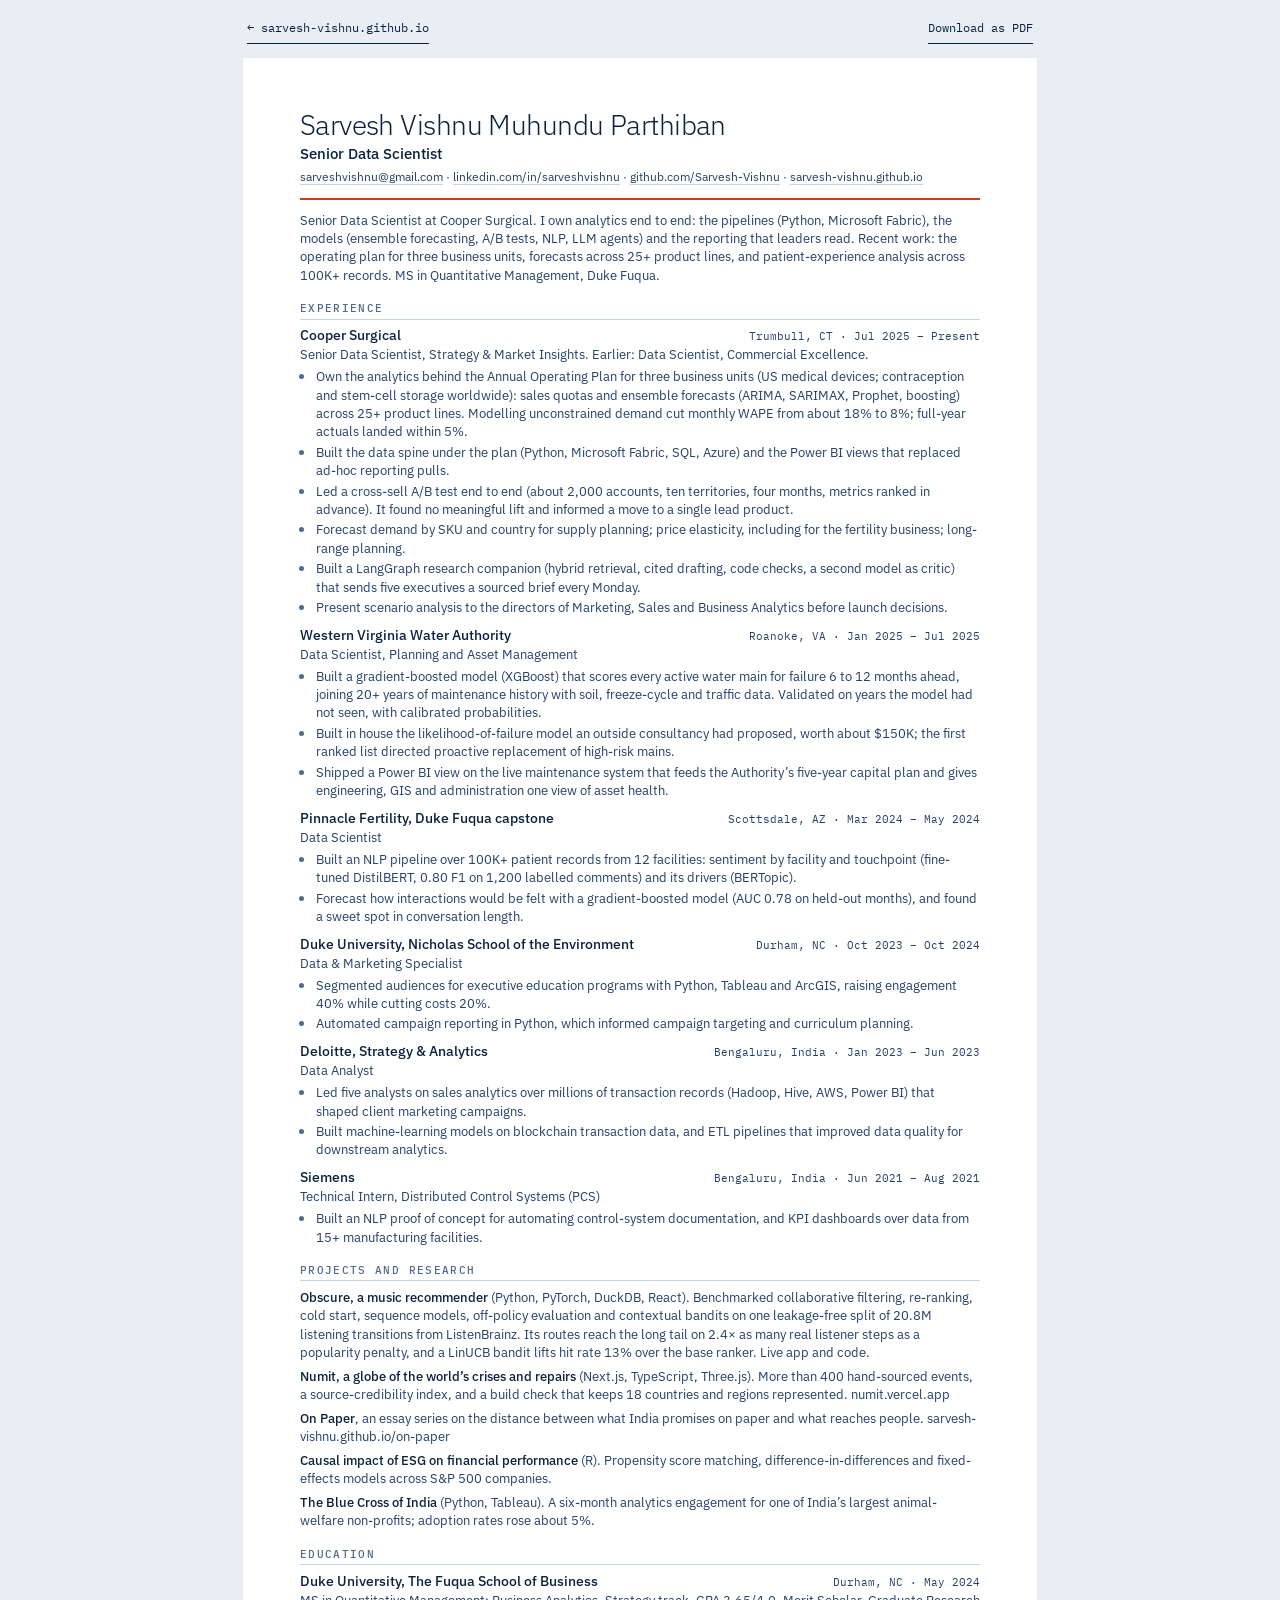
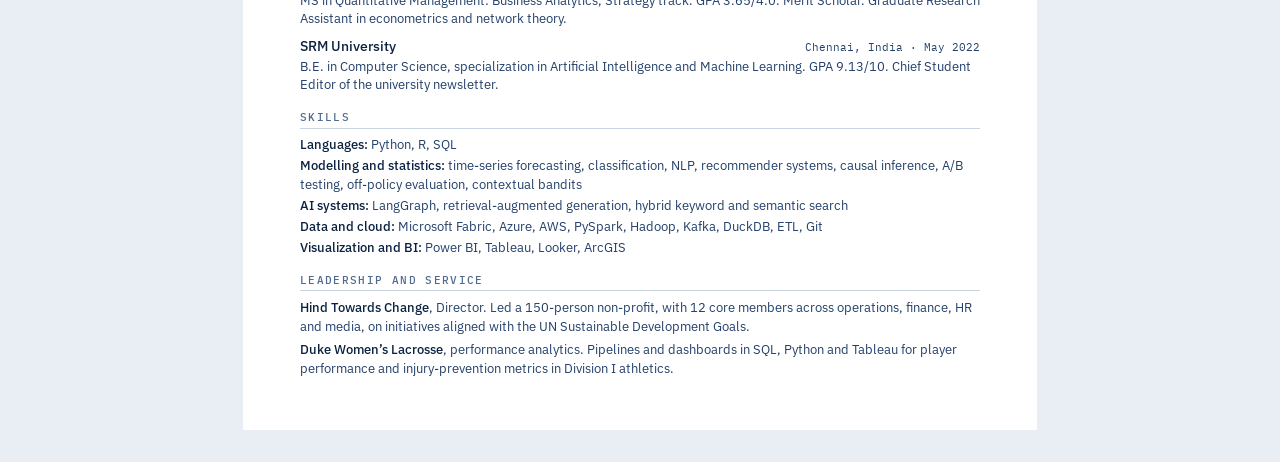
<file: resume.html>
<!DOCTYPE html>
<html lang="en">
<head>
  <meta charset="UTF-8" />
  <meta name="viewport" content="width=device-width, initial-scale=1" />
  <meta name="theme-color" content="#FFFFFF" />
  <title>Sarvesh Vishnu, Senior Data Scientist: résumé</title>
  <meta name="description" content="Résumé of Sarvesh Vishnu, senior data scientist: forecasting, experimentation, NLP and AI systems for business, public services and the public interest." />
  <meta name="author" content="Sarvesh Vishnu Muhundu Parthiban" />
  <link rel="canonical" href="https://sarvesh-vishnu.github.io/resume.html" />
  <link rel="icon" type="image/svg+xml" href="assets/favicon.svg" />

  <link rel="preconnect" href="https://fonts.googleapis.com" />
  <link rel="preconnect" href="https://fonts.gstatic.com" crossorigin />
  <link rel="stylesheet" href="https://fonts.googleapis.com/css2?family=IBM+Plex+Mono:wght@400;500&family=IBM+Plex+Sans:wght@300;400;500&display=swap" />

  <!-- The résumé is one self-contained sheet: this page is its source, and assets/resume.pdf
       is printed from it by scripts/resume_pdf.cjs (design.md §14.24). One column, real text,
       plain headings, so a résumé parser reads it in the order a person does. -->
  <style>
    :root { --ink: #0A2240; --soft: #23406A; --muted: #4E6A8E; --line: #C9D4E2; --accent: #C93B1A; }
    * { box-sizing: border-box; margin: 0; padding: 0; }
    html { font-size: 10pt; -webkit-text-size-adjust: 100%; }
    body { background: #E9EEF5; color: var(--ink); font-family: 'IBM Plex Sans', 'Helvetica Neue', Arial, sans-serif; line-height: 1.38; }
    a { color: inherit; text-decoration: none; }
    .bar { max-width: 210mm; margin: 0 auto; padding: 14px 4px; display: flex; justify-content: space-between; gap: 16px; font-family: 'IBM Plex Mono', ui-monospace, monospace; font-size: 12px; }
    .bar a { padding: 6px 0; border-bottom: 1px solid currentColor; }
    .sheet { max-width: 210mm; margin: 0 auto 32px; padding: 14mm 15mm; background: #FFFFFF; }
    h1 { font-size: 21pt; font-weight: 300; letter-spacing: -0.02em; line-height: 1.1; }
    .role { margin-top: 2pt; font-size: 11pt; font-weight: 500; }
    .reach { margin-top: 4pt; font-size: 9pt; color: var(--soft); }
    .reach a { white-space: nowrap; border-bottom: 0.5pt solid var(--line); }
    .profile { margin-top: 9pt; padding-top: 8pt; border-top: 1.5pt solid var(--accent); color: var(--soft); }
    h2 { margin: 12pt 0 5pt; padding-bottom: 2pt; border-bottom: 0.5pt solid var(--line); font-family: 'IBM Plex Mono', ui-monospace, monospace; font-size: 8.5pt; font-weight: 500; letter-spacing: 0.12em; text-transform: uppercase; color: var(--muted); }
    .job { margin-top: 7pt; break-inside: avoid; }
    .job:first-of-type { margin-top: 0; }
    .head { display: flex; justify-content: space-between; align-items: baseline; gap: 12pt; }
    h3 { font-size: 10.5pt; font-weight: 500; }
    .when { flex: none; font-family: 'IBM Plex Mono', ui-monospace, monospace; font-size: 8.5pt; color: var(--soft); white-space: nowrap; }
    .title { color: var(--soft); }
    ul { margin: 2.5pt 0 0 11pt; }
    li { margin-top: 1.5pt; padding-left: 1pt; color: var(--soft); }
    li::marker { color: var(--muted); }
    .item { margin-top: 4pt; color: var(--soft); break-inside: avoid; }
    .item:first-of-type { margin-top: 0; }
    .item b, .skills b { font-weight: 500; color: var(--ink); }
    .skills p { margin-top: 2pt; color: var(--soft); }
    @media (max-width: 640px) {
      .sheet { padding: 22px 18px; }
      .head { flex-wrap: wrap; gap: 0 12pt; }
      html { font-size: 11pt; }
    }
    @page { size: A4; margin: 13mm 15mm; }
    @media print {
      body { background: #FFFFFF; }
      .bar { display: none; }
      .sheet { max-width: none; margin: 0; padding: 0; }
    }
  </style>
</head>
<body>
  <nav class="bar" aria-label="Résumé">
    <a href="index.html">← sarvesh-vishnu.github.io</a>
    <a href="assets/resume.pdf" download>Download as PDF</a>
  </nav>

  <main class="sheet">
    <header>
      <h1>Sarvesh Vishnu Muhundu Parthiban</h1>
      <p class="role">Senior Data Scientist</p>
      <p class="reach"><a href="mailto:sarveshvishnu@gmail.com">sarveshvishnu@gmail.com</a> · <a href="https://linkedin.com/in/sarveshvishnu/">linkedin.com/in/sarveshvishnu</a> · <a href="https://github.com/Sarvesh-Vishnu">github.com/Sarvesh-Vishnu</a> · <a href="https://sarvesh-vishnu.github.io/?via=resume">sarvesh-vishnu.github.io</a></p>
      <p class="profile">Senior Data Scientist at Cooper Surgical. I own analytics end to end: the pipelines (Python, Microsoft Fabric), the models (ensemble forecasting, A/B tests, NLP, LLM agents) and the reporting that leaders read. Recent work: the operating plan for three business units, forecasts across 25+ product lines, and patient-experience analysis across 100K+ records. MS in Quantitative Management, Duke Fuqua.</p>
    </header>

    <section aria-labelledby="r-exp">
      <h2 id="r-exp">Experience</h2>

      <div class="job">
        <div class="head"><h3>Cooper Surgical</h3><span class="when">Trumbull, CT · Jul 2025 – Present</span></div>
        <p class="title">Senior Data Scientist, Strategy &amp; Market Insights. Earlier: Data Scientist, Commercial Excellence.</p>
        <ul>
          <li>Own the analytics behind the Annual Operating Plan for three business units (US medical devices; contraception and stem-cell storage worldwide): sales quotas and ensemble forecasts (ARIMA, SARIMAX, Prophet, boosting) across 25+ product lines. Modelling unconstrained demand cut monthly WAPE from about 18% to 8%; full-year actuals landed within 5%.</li>
          <li>Built the data spine under the plan (Python, Microsoft Fabric, SQL, Azure) and the Power BI views that replaced ad-hoc reporting pulls.</li>
          <li>Led a cross-sell A/B test end to end (about 2,000 accounts, ten territories, four months, metrics ranked in advance). It found no meaningful lift and informed a move to a single lead product.</li>
          <li>Forecast demand by SKU and country for supply planning; price elasticity, including for the fertility business; long-range planning.</li>
          <li>Built a LangGraph research companion (hybrid retrieval, cited drafting, code checks, a second model as critic) that sends five executives a sourced brief every Monday.</li>
          <li>Present scenario analysis to the directors of Marketing, Sales and Business Analytics before launch decisions.</li>
        </ul>
      </div>

      <div class="job">
        <div class="head"><h3>Western Virginia Water Authority</h3><span class="when">Roanoke, VA · Jan 2025 – Jul 2025</span></div>
        <p class="title">Data Scientist, Planning and Asset Management</p>
        <ul>
          <li>Built a gradient-boosted model (XGBoost) that scores every active water main for failure 6 to 12 months ahead, joining 20+ years of maintenance history with soil, freeze-cycle and traffic data. Validated on years the model had not seen, with calibrated probabilities.</li>
          <li>Built in house the likelihood-of-failure model an outside consultancy had proposed, worth about $150K; the first ranked list directed proactive replacement of high-risk mains.</li>
          <li>Shipped a Power BI view on the live maintenance system that feeds the Authority’s five-year capital plan and gives engineering, GIS and administration one view of asset health.</li>
        </ul>
      </div>

      <div class="job">
        <div class="head"><h3>Pinnacle Fertility, Duke Fuqua capstone</h3><span class="when">Scottsdale, AZ · Mar 2024 – May 2024</span></div>
        <p class="title">Data Scientist</p>
        <ul>
          <li>Built an NLP pipeline over 100K+ patient records from 12 facilities: sentiment by facility and touchpoint (fine-tuned DistilBERT, 0.80 F1 on 1,200 labelled comments) and its drivers (BERTopic).</li>
          <li>Forecast how interactions would be felt with a gradient-boosted model (AUC 0.78 on held-out months), and found a sweet spot in conversation length.</li>
        </ul>
      </div>

      <div class="job">
        <div class="head"><h3>Duke University, Nicholas School of the Environment</h3><span class="when">Durham, NC · Oct 2023 – Oct 2024</span></div>
        <p class="title">Data &amp; Marketing Specialist</p>
        <ul>
          <li>Segmented audiences for executive education programs with Python, Tableau and ArcGIS, raising engagement 40% while cutting costs 20%.</li>
          <li>Automated campaign reporting in Python, which informed campaign targeting and curriculum planning.</li>
        </ul>
      </div>

      <div class="job">
        <div class="head"><h3>Deloitte, Strategy &amp; Analytics</h3><span class="when">Bengaluru, India · Jan 2023 – Jun 2023</span></div>
        <p class="title">Data Analyst</p>
        <ul>
          <li>Led five analysts on sales analytics over millions of transaction records (Hadoop, Hive, AWS, Power BI) that shaped client marketing campaigns.</li>
          <li>Built machine-learning models on blockchain transaction data, and ETL pipelines that improved data quality for downstream analytics.</li>
        </ul>
      </div>

      <div class="job">
        <div class="head"><h3>Siemens</h3><span class="when">Bengaluru, India · Jun 2021 – Aug 2021</span></div>
        <p class="title">Technical Intern, Distributed Control Systems (PCS)</p>
        <ul>
          <li>Built an NLP proof of concept for automating control-system documentation, and KPI dashboards over data from 15+ manufacturing facilities.</li>
        </ul>
      </div>
    </section>

    <section aria-labelledby="r-proj">
      <h2 id="r-proj">Projects and research</h2>
      <p class="item"><b>Obscure, a music recommender</b> (Python, PyTorch, DuckDB, React). Benchmarked collaborative filtering, re-ranking, cold start, sequence models, off-policy evaluation and contextual bandits on one leakage-free split of 20.8M listening transitions from ListenBrainz. Its routes reach the long tail on 2.4× as many real listener steps as a popularity penalty, and a LinUCB bandit lifts hit rate 13% over the base ranker. <a href="https://sarvesh-vishnu.github.io/ObscureMusicRecSys/">Live app</a> and <a href="https://github.com/Sarvesh-Vishnu/ObscureMusicRecSys">code</a>.</p>
      <p class="item"><b>Numit, a globe of the world’s crises and repairs</b> (Next.js, TypeScript, Three.js). More than 400 hand-sourced events, a source-credibility index, and a build check that keeps 18 countries and regions represented. <a href="https://numit.vercel.app/">numit.vercel.app</a></p>
      <p class="item"><b>On Paper</b>, an essay series on the distance between what India promises on paper and what reaches people. <a href="https://sarvesh-vishnu.github.io/on-paper/">sarvesh-vishnu.github.io/on-paper</a></p>
      <p class="item"><b>Causal impact of ESG on financial performance</b> (R). Propensity score matching, difference-in-differences and fixed-effects models across S&amp;P 500 companies.</p>
      <p class="item"><b>The Blue Cross of India</b> (Python, Tableau). A six-month analytics engagement for one of India’s largest animal-welfare non-profits; adoption rates rose about 5%.</p>
    </section>

    <section aria-labelledby="r-edu">
      <h2 id="r-edu">Education</h2>
      <div class="job">
        <div class="head"><h3>Duke University, The Fuqua School of Business</h3><span class="when">Durham, NC · May 2024</span></div>
        <p class="title">MS in Quantitative Management: Business Analytics, Strategy track. GPA 3.65/4.0. Merit Scholar. Graduate Research Assistant in econometrics and network theory.</p>
      </div>
      <div class="job">
        <div class="head"><h3>SRM University</h3><span class="when">Chennai, India · May 2022</span></div>
        <p class="title">B.E. in Computer Science, specialization in Artificial Intelligence and Machine Learning. GPA 9.13/10. Chief Student Editor of the university newsletter.</p>
      </div>
    </section>

    <section class="skills" aria-labelledby="r-skills">
      <h2 id="r-skills">Skills</h2>
      <p><b>Languages:</b> Python, R, SQL</p>
      <p><b>Modelling and statistics:</b> time-series forecasting, classification, NLP, recommender systems, causal inference, A/B testing, off-policy evaluation, contextual bandits</p>
      <p><b>AI systems:</b> LangGraph, retrieval-augmented generation, hybrid keyword and semantic search</p>
      <p><b>Data and cloud:</b> Microsoft Fabric, Azure, AWS, PySpark, Hadoop, Kafka, DuckDB, ETL, Git</p>
      <p><b>Visualization and BI:</b> Power BI, Tableau, Looker, ArcGIS</p>
    </section>

    <section aria-labelledby="r-lead">
      <h2 id="r-lead">Leadership and service</h2>
      <p class="item"><b>Hind Towards Change</b>, Director. Led a 150-person non-profit, with 12 core members across operations, finance, HR and media, on initiatives aligned with the UN Sustainable Development Goals.</p>
      <p class="item"><b>Duke Women’s Lacrosse</b>, performance analytics. Pipelines and dashboards in SQL, Python and Tableau for player performance and injury-prevention metrics in Division I athletics.</p>
    </section>
  </main>
  <script src="count.js" defer></script>
</body>
</html>
</file>
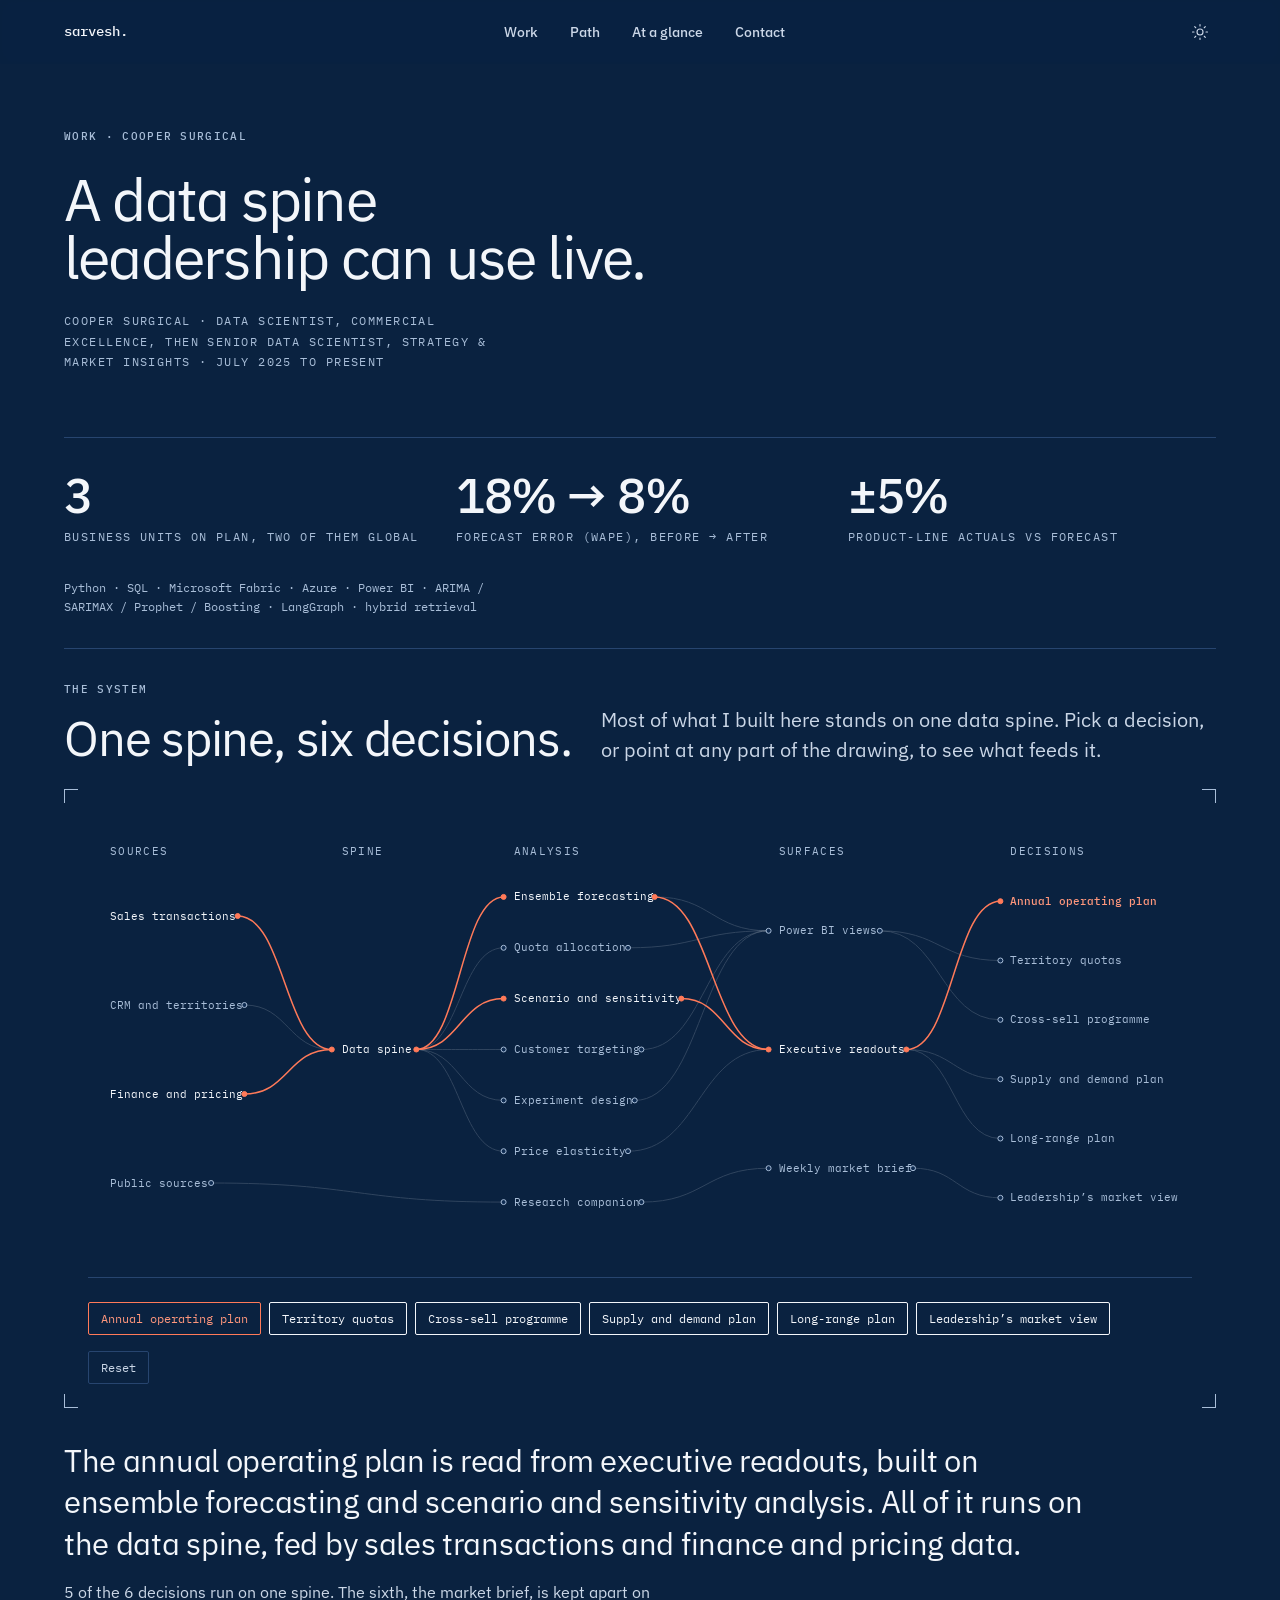
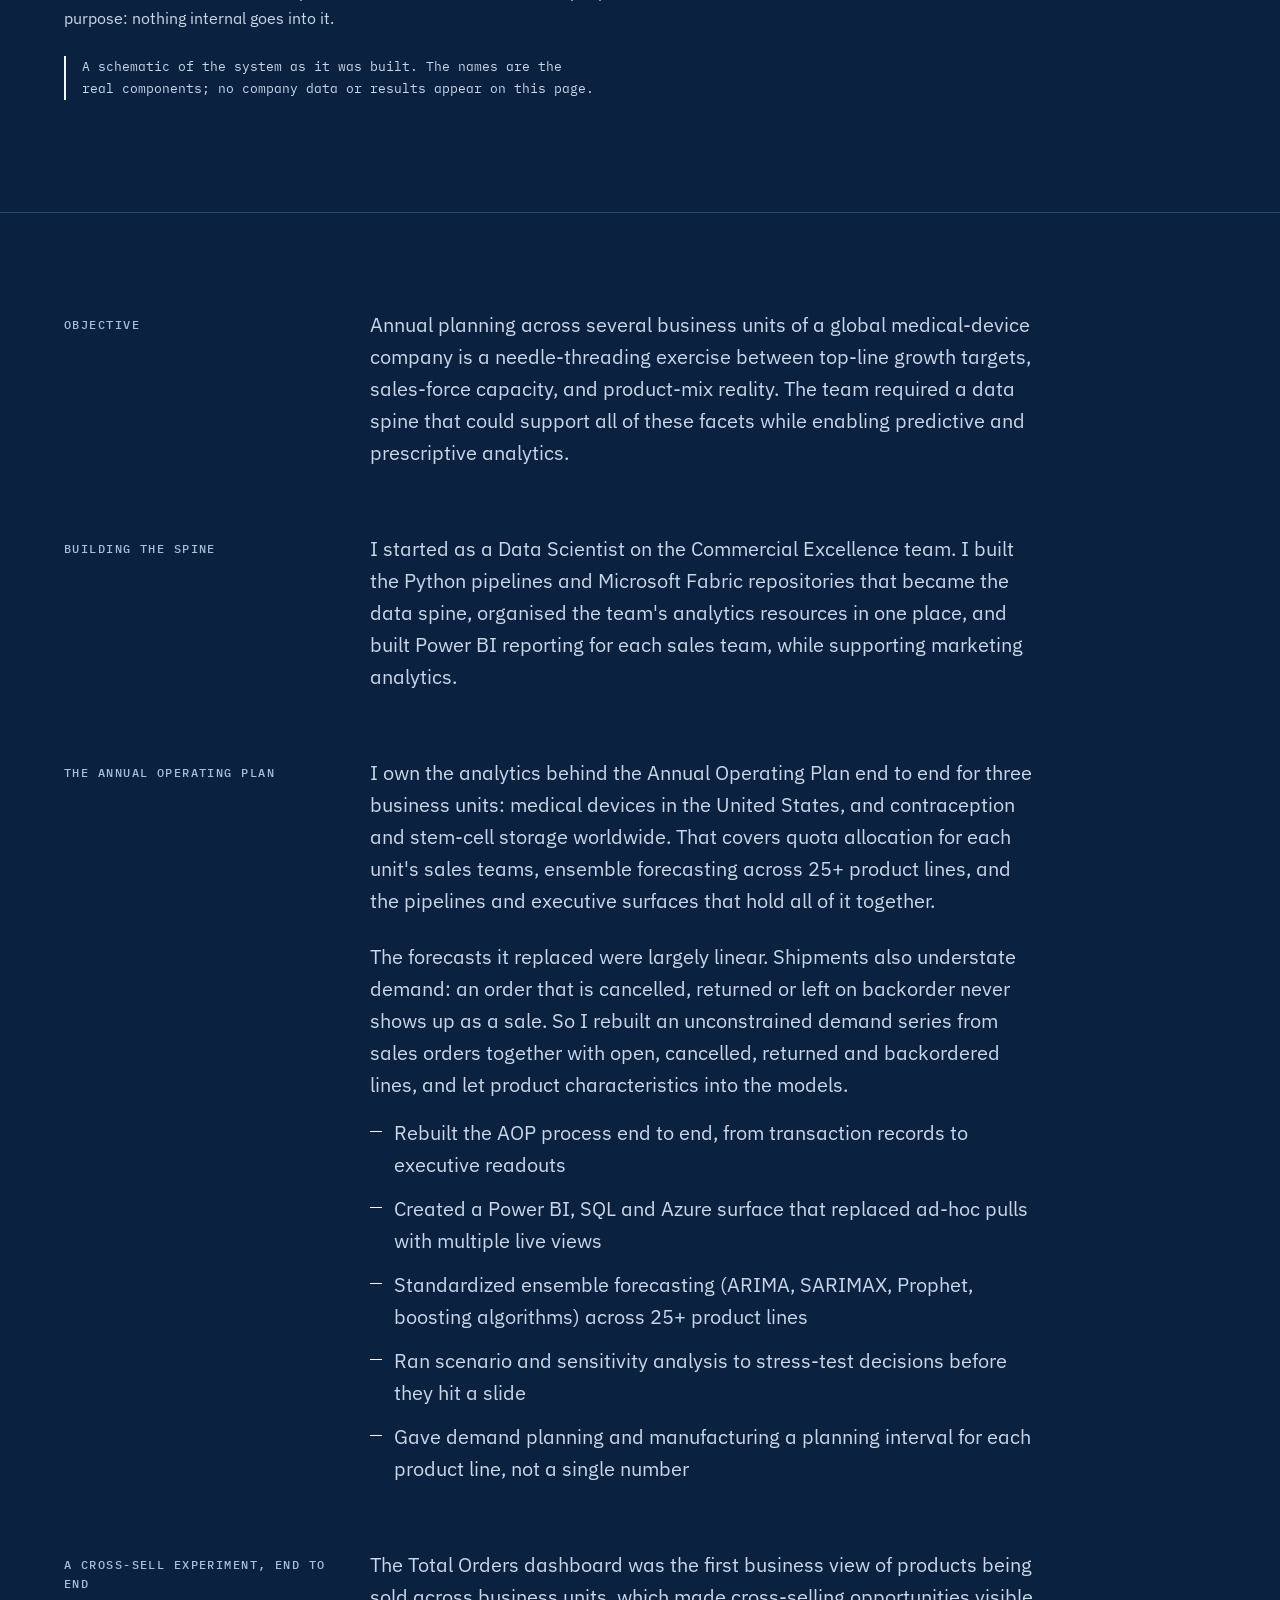
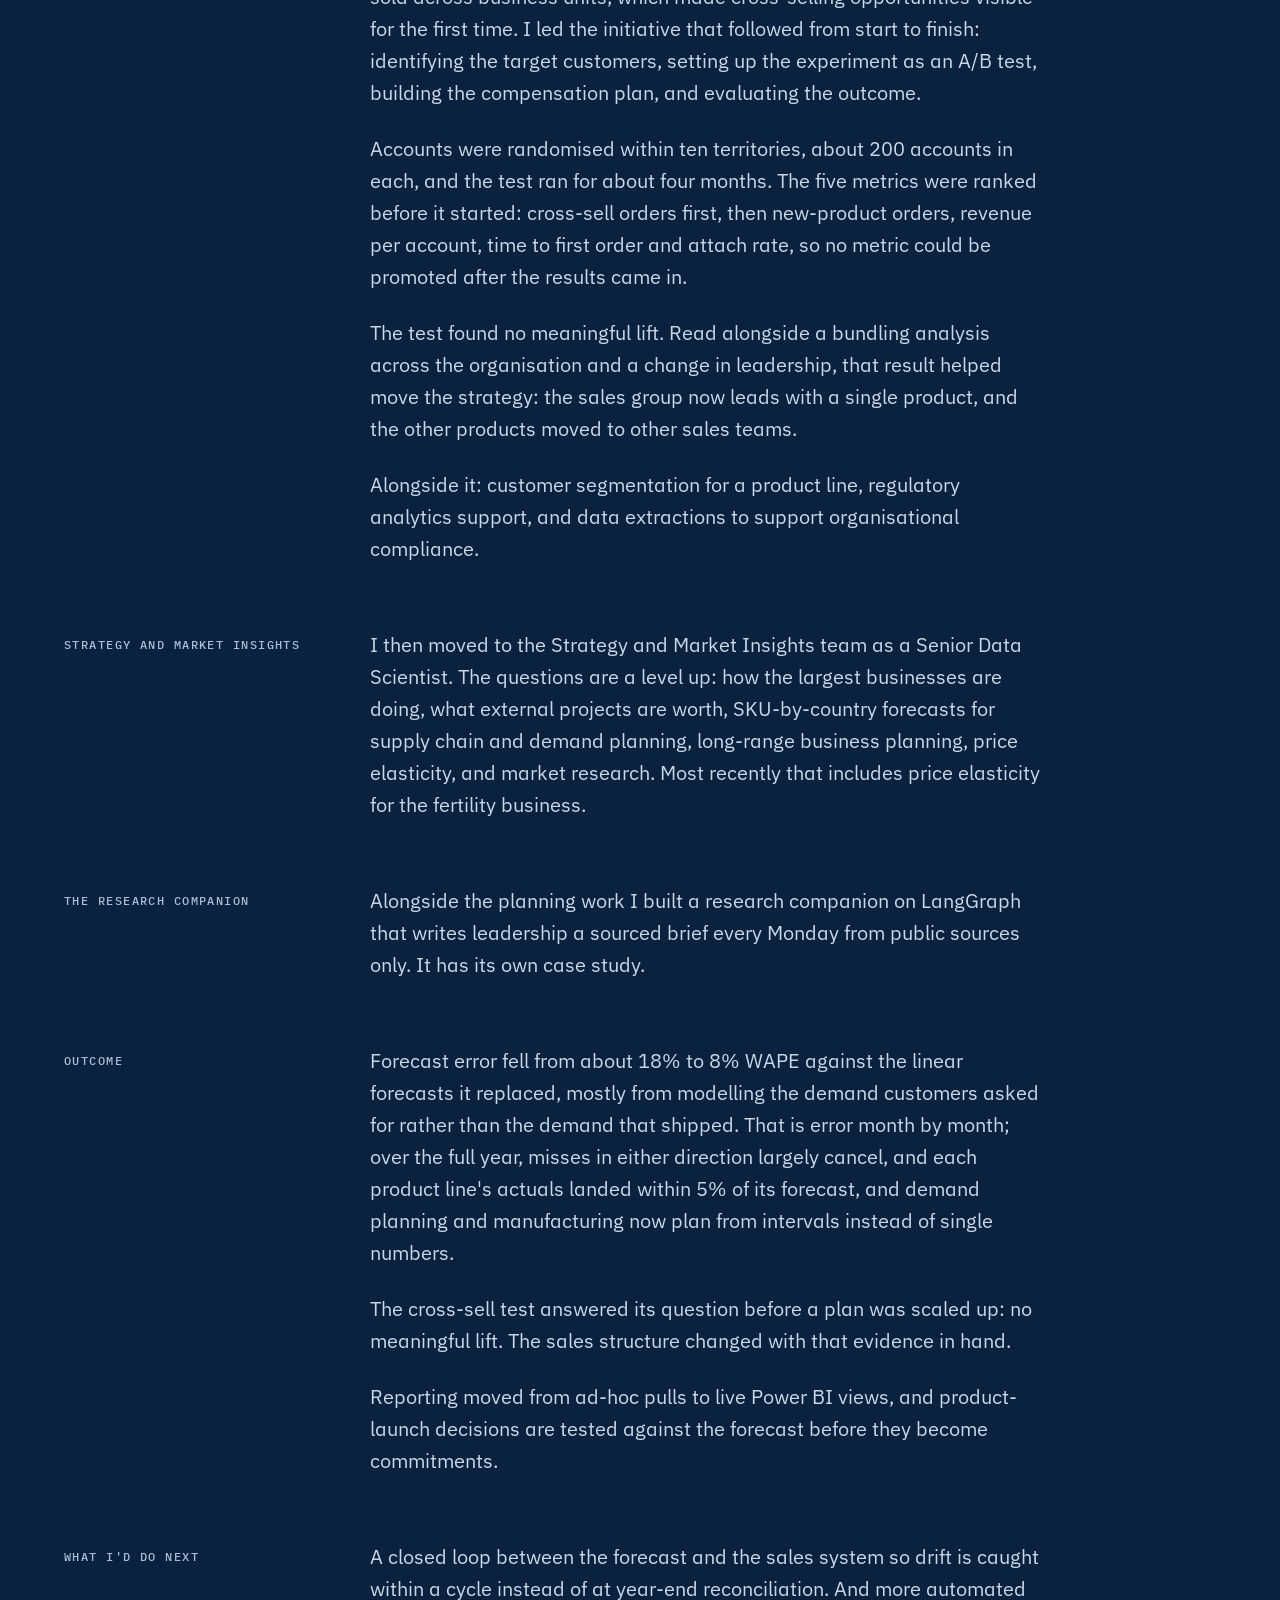
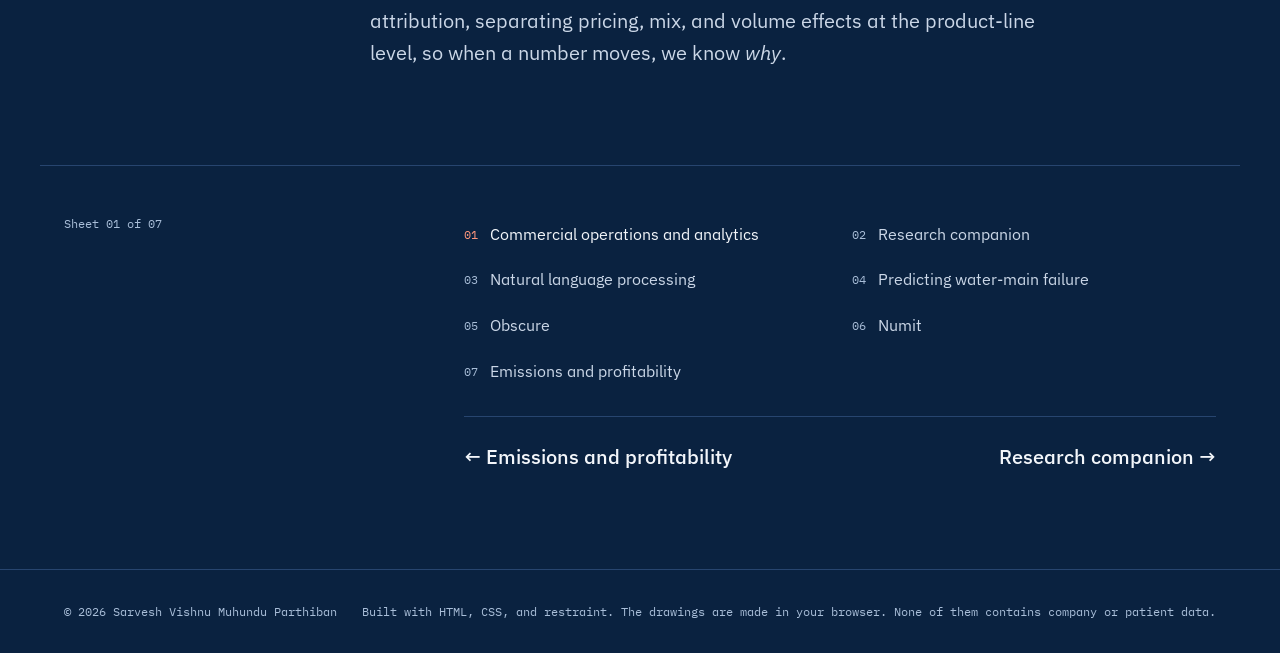
<file: work/commercial-analytics.html>
<!DOCTYPE html>
<html lang="en">
<head>
  <meta charset="UTF-8" />
  <meta name="viewport" content="width=device-width, initial-scale=1" />
  <meta name="theme-color" content="#0A2240" />
  <meta name="color-scheme" content="dark light" />

  <title>Commercial operations and analytics, Cooper Surgical · Sarvesh Vishnu</title>
  <meta name="description" content="Commercial operations and analytics at Cooper Surgical: one data spine under the annual operating plan for three business units, sales quotas, a cross-sell experiment, demand planning and a LangGraph research companion." />

  <link rel="canonical" href="https://sarvesh-vishnu.github.io/work/commercial-analytics.html" />

  <meta property="og:type" content="article" />
  <meta property="og:url" content="https://sarvesh-vishnu.github.io/work/commercial-analytics.html" />
  <meta property="og:title" content="Commercial operations and analytics, Cooper Surgical · Sarvesh Vishnu" />
  <meta property="og:description" content="Commercial operations and analytics at Cooper Surgical: one data spine under the annual operating plan for three business units, sales quotas, a cross-sell experiment, demand planning and a LangGraph research companion." />
  <meta property="og:image" content="https://sarvesh-vishnu.github.io/assets/og-image.png" />
  <meta property="og:image:width" content="1200" />
  <meta property="og:image:height" content="630" />
  <meta name="twitter:card" content="summary_large_image" />
  <link rel="icon" type="image/svg+xml" href="../assets/favicon.svg" />

  <link rel="preconnect" href="https://fonts.googleapis.com" />
  <link rel="preconnect" href="https://fonts.gstatic.com" crossorigin />
  <link rel="stylesheet" href="https://fonts.googleapis.com/css2?family=IBM+Plex+Mono:wght@400;500&family=IBM+Plex+Sans:wght@300;400;500&display=swap" />

  <script>
    (function(){var d=document.documentElement;try{d.dataset.theme=localStorage.getItem('sheet')==='white'?'white':'blue';}catch(e){d.dataset.theme='blue';}})();
    if(!window.matchMedia('(prefers-reduced-motion: reduce)').matches)document.documentElement.classList.add('motion');
  </script>

  <link rel="stylesheet" href="../styles.css" />
</head>
<body class="project-page">
  <a href="#main" class="skip">Skip to content</a>

  <header class="site-header" id="header">
    <nav class="nav" aria-label="Primary">
      <a href="../index.html" class="brand">sarvesh.</a>
      <ul class="nav-links" role="list">
        <li><a href="../index.html#work">Work</a></li>
        <li><a href="../index.html#path">Path</a></li>
        <li class="nav-secondary"><a href="../index.html#glance">At a glance</a></li>
        <li><a href="../index.html#contact">Contact</a></li>
      </ul>
      <button type="button" class="theme-toggle" aria-label="Switch to the white print" aria-pressed="false" title="Blue sheet or white print">
        <svg class="theme-icon icon-moon" viewBox="0 0 24 24" width="18" height="18" fill="none" stroke="currentColor" stroke-width="1.5" stroke-linecap="round" stroke-linejoin="round" aria-hidden="true"><path d="M21 12.79A9 9 0 1 1 11.21 3 7 7 0 0 0 21 12.79z"/></svg>
        <svg class="theme-icon icon-sun" viewBox="0 0 24 24" width="18" height="18" fill="none" stroke="currentColor" stroke-width="1.5" stroke-linecap="round" stroke-linejoin="round" aria-hidden="true"><circle cx="12" cy="12" r="4"/><path d="M12 2v2M12 20v2M4.93 4.93l1.41 1.41M17.66 17.66l1.41 1.41M2 12h2M20 12h2M4.93 19.07l1.41-1.41M17.66 6.34l1.41-1.41"/></svg>
      </button>
    </nav>
  </header>

  <main id="main">
    <article>
      <header class="project-hero project-hero--lead">
        <p class="eyebrow">Work · Cooper Surgical</p>
        <h1>A data spine leadership can use live.</h1>
        <p class="project-byline">Cooper Surgical · Data Scientist, Commercial Excellence, then Senior Data Scientist, Strategy &amp; Market Insights · July 2025 to present</p>
      </header>

      <div class="project-facts project-facts--lead">

        <dl class="project-results">
          <div><dt>business units on plan, two of them global</dt><dd>3</dd></div>
          <div><dt>forecast error (WAPE), before → after</dt><dd>18% → 8%</dd></div>
          <div><dt>product-line actuals vs forecast</dt><dd>±5%</dd></div>
        </dl>

        <p class="project-tools">Python · SQL · Microsoft Fabric · Azure · Power BI · ARIMA / SARIMAX / Prophet / Boosting · LangGraph · hybrid retrieval</p>
      </div>

      <section class="lab" data-lab="spine" aria-labelledby="lab-title">
        <div class="lab-head">
          <div>
            <p class="eyebrow">The system</p>
            <h2 id="lab-title" class="lab-title">One spine, six decisions.</h2>
          </div>
          <p class="lab-lede">Most of what I built here stands on one data spine. Pick a decision, or point at any part of the drawing, to see what feeds it.</p>
        </div>
        <div class="lab-stage">
          <div class="lab-fig lab-spine" role="img" aria-labelledby="lab-title" aria-describedby="lab-now lab-always"><!-- lab:fig --><svg viewBox="0 0 1040 420" preserveAspectRatio="xMidYMid meet" focusable="false"><text class="fig-lab fig-lab-quiet sp-level" x="22.0" y="42.0">SOURCES</text><text class="fig-lab fig-lab-quiet sp-level" x="237.8" y="42.0">SPINE</text><text class="fig-lab fig-lab-quiet sp-level" x="393.6" y="42.0">ANALYSIS</text><text class="fig-lab fig-lab-quiet sp-level" x="642.6" y="42.0">SURFACES</text><text class="fig-lab fig-lab-quiet sp-level" x="858.4" y="42.0">DECISIONS</text><path class="sp-edge" d="M156.4,184.5 C192.1,184.5 192.1,226.5 227.8,226.5"/><path class="sp-edge" d="M312.3,226.5 C347.9,226.5 347.9,130.5 383.6,130.5"/><path class="sp-edge" d="M534.6,82.5 C583.6,82.5 583.6,114.5 632.6,114.5"/><path class="sp-edge" d="M508.0,130.5 C570.3,130.5 570.3,114.5 632.6,114.5"/><path class="sp-edge" d="M743.8,114.5 C796.1,114.5 796.1,142.5 848.4,142.5"/><path class="sp-edge" d="M312.3,226.5 C347.9,226.5 347.9,226.5 383.6,226.5"/><path class="sp-edge" d="M312.3,226.5 C347.9,226.5 347.9,274.5 383.6,274.5"/><path class="sp-edge" d="M521.4,226.5 C577.0,226.5 577.0,114.5 632.6,114.5"/><path class="sp-edge" d="M514.7,274.5 C573.7,274.5 573.7,114.5 632.6,114.5"/><path class="sp-edge" d="M743.8,114.5 C796.1,114.5 796.1,198.5 848.4,198.5"/><path class="sp-edge" d="M770.4,226.5 C809.4,226.5 809.4,254.5 848.4,254.5"/><path class="sp-edge" d="M312.3,226.5 C347.9,226.5 347.9,322.5 383.6,322.5"/><path class="sp-edge" d="M508.0,322.5 C570.3,322.5 570.3,226.5 632.6,226.5"/><path class="sp-edge" d="M770.4,226.5 C809.4,226.5 809.4,310.5 848.4,310.5"/><path class="sp-edge" d="M123.1,352.5 C253.4,352.5 253.4,370.5 383.6,370.5"/><path class="sp-edge" d="M521.4,370.5 C577.0,370.5 577.0,338.5 632.6,338.5"/><path class="sp-edge" d="M777.0,338.5 C812.7,338.5 812.7,366.5 848.4,366.5"/><path class="sp-edge is-on" d="M149.7,100.5 C188.7,100.5 188.7,226.5 227.8,226.5"/><path class="sp-edge is-on" d="M156.4,268.5 C192.1,268.5 192.1,226.5 227.8,226.5"/><path class="sp-edge is-on" d="M312.3,226.5 C347.9,226.5 347.9,82.5 383.6,82.5"/><path class="sp-edge is-on" d="M312.3,226.5 C347.9,226.5 347.9,178.5 383.6,178.5"/><path class="sp-edge is-on" d="M534.6,82.5 C583.6,82.5 583.6,226.5 632.6,226.5"/><path class="sp-edge is-on" d="M561.3,178.5 C597.0,178.5 597.0,226.5 632.6,226.5"/><path class="sp-edge is-on" d="M770.4,226.5 C809.4,226.5 809.4,86.5 848.4,86.5"/><text class="fig-lab sp-node sp-on" x="22.0" y="104.0">Sales transactions</text><circle class="sp-dot is-on" cx="149.7" cy="100.5" r="2.5"/><text class="fig-lab sp-node sp-off" x="22.0" y="188.0">CRM and territories</text><circle class="sp-dot" cx="156.4" cy="184.5" r="2.5"/><text class="fig-lab sp-node sp-on" x="22.0" y="272.0">Finance and pricing</text><circle class="sp-dot is-on" cx="156.4" cy="268.5" r="2.5"/><text class="fig-lab sp-node sp-off" x="22.0" y="356.0">Public sources</text><circle class="sp-dot" cx="123.1" cy="352.5" r="2.5"/><text class="fig-lab sp-node sp-on" x="237.8" y="230.0">Data spine</text><circle class="sp-dot is-on" cx="227.8" cy="226.5" r="2.5"/><circle class="sp-dot is-on" cx="312.3" cy="226.5" r="2.5"/><text class="fig-lab sp-node sp-on" x="393.6" y="86.0">Ensemble forecasting</text><circle class="sp-dot is-on" cx="383.6" cy="82.5" r="2.5"/><circle class="sp-dot is-on" cx="534.6" cy="82.5" r="2.5"/><text class="fig-lab sp-node sp-off" x="393.6" y="134.0">Quota allocation</text><circle class="sp-dot" cx="383.6" cy="130.5" r="2.5"/><circle class="sp-dot" cx="508.0" cy="130.5" r="2.5"/><text class="fig-lab sp-node sp-on" x="393.6" y="182.0">Scenario and sensitivity</text><circle class="sp-dot is-on" cx="383.6" cy="178.5" r="2.5"/><circle class="sp-dot is-on" cx="561.3" cy="178.5" r="2.5"/><text class="fig-lab sp-node sp-off" x="393.6" y="230.0">Customer targeting</text><circle class="sp-dot" cx="383.6" cy="226.5" r="2.5"/><circle class="sp-dot" cx="521.4" cy="226.5" r="2.5"/><text class="fig-lab sp-node sp-off" x="393.6" y="278.0">Experiment design</text><circle class="sp-dot" cx="383.6" cy="274.5" r="2.5"/><circle class="sp-dot" cx="514.7" cy="274.5" r="2.5"/><text class="fig-lab sp-node sp-off" x="393.6" y="326.0">Price elasticity</text><circle class="sp-dot" cx="383.6" cy="322.5" r="2.5"/><circle class="sp-dot" cx="508.0" cy="322.5" r="2.5"/><text class="fig-lab sp-node sp-off" x="393.6" y="374.0">Research companion</text><circle class="sp-dot" cx="383.6" cy="370.5" r="2.5"/><circle class="sp-dot" cx="521.4" cy="370.5" r="2.5"/><text class="fig-lab sp-node sp-off" x="642.6" y="118.0">Power BI views</text><circle class="sp-dot" cx="632.6" cy="114.5" r="2.5"/><circle class="sp-dot" cx="743.8" cy="114.5" r="2.5"/><text class="fig-lab sp-node sp-on" x="642.6" y="230.0">Executive readouts</text><circle class="sp-dot is-on" cx="632.6" cy="226.5" r="2.5"/><circle class="sp-dot is-on" cx="770.4" cy="226.5" r="2.5"/><text class="fig-lab sp-node sp-off" x="642.6" y="342.0">Weekly market brief</text><circle class="sp-dot" cx="632.6" cy="338.5" r="2.5"/><circle class="sp-dot" cx="777.0" cy="338.5" r="2.5"/><text class="fig-lab sp-node fig-lab-acc" x="858.4" y="90.0">Annual operating plan</text><circle class="sp-dot is-on" cx="848.4" cy="86.5" r="2.5"/><text class="fig-lab sp-node sp-off" x="858.4" y="146.0">Territory quotas</text><circle class="sp-dot" cx="848.4" cy="142.5" r="2.5"/><text class="fig-lab sp-node sp-off" x="858.4" y="202.0">Cross-sell programme</text><circle class="sp-dot" cx="848.4" cy="198.5" r="2.5"/><text class="fig-lab sp-node sp-off" x="858.4" y="258.0">Supply and demand plan</text><circle class="sp-dot" cx="848.4" cy="254.5" r="2.5"/><text class="fig-lab sp-node sp-off" x="858.4" y="314.0">Long-range plan</text><circle class="sp-dot" cx="848.4" cy="310.5" r="2.5"/><text class="fig-lab sp-node sp-off" x="858.4" y="370.0">Leadership’s market view</text><circle class="sp-dot" cx="848.4" cy="366.5" r="2.5"/></svg><!-- /lab:fig --></div>
          <div class="lab-controls"></div>
        </div>
        <p class="lab-now" id="lab-now" aria-live="polite"><!-- lab:now -->The annual operating plan is read from executive readouts, built on ensemble forecasting and scenario and sensitivity analysis. All of it runs on the data spine, fed by sales transactions and finance and pricing data.<!-- /lab:now --></p>
        <p class="lab-always" id="lab-always"><!-- lab:always -->5 of the 6 decisions run on one spine. The sixth, the market brief, is kept apart on purpose: nothing internal goes into it.<!-- /lab:always --></p>
        <p class="lab-note">A schematic of the system as it was built. The names are the real components; no company data or results appear on this page.</p>
      </section>


      <div class="paper">
      <section class="project-body-prose">
        <h2>Objective</h2>
        <p>Annual planning across several business units of a global medical-device company is a needle-threading exercise between top-line growth targets, sales-force capacity, and product-mix reality. The team required a data spine that could support all of these facets while enabling predictive and prescriptive analytics.</p>

        <h2>Building the spine</h2>
        <p>I started as a Data Scientist on the Commercial Excellence team. I built the Python pipelines and Microsoft Fabric repositories that became the data spine, organised the team's analytics resources in one place, and built Power BI reporting for each sales team, while supporting marketing analytics.</p>

        <h2>The annual operating plan</h2>
        <p>I own the analytics behind the Annual Operating Plan end to end for three business units: medical devices in the United States, and contraception and stem-cell storage worldwide. That covers quota allocation for each unit's sales teams, ensemble forecasting across 25+ product lines, and the pipelines and executive surfaces that hold all of it together.</p>
        <p>The forecasts it replaced were largely linear. Shipments also understate demand: an order that is cancelled, returned or left on backorder never shows up as a sale. So I rebuilt an unconstrained demand series from sales orders together with open, cancelled, returned and backordered lines, and let product characteristics into the models.</p>
        <ul>
          <li>Rebuilt the AOP process end to end, from transaction records to executive readouts</li>
          <li>Created a Power BI, SQL and Azure surface that replaced ad-hoc pulls with multiple live views</li>
          <li>Standardized ensemble forecasting (ARIMA, SARIMAX, Prophet, boosting algorithms) across 25+ product lines</li>
          <li>Ran scenario and sensitivity analysis to stress-test decisions before they hit a slide</li>
          <li>Gave demand planning and manufacturing a planning interval for each product line, not a single number</li>
        </ul>

        <h2>A cross-sell experiment, end to end</h2>
        <p>The Total Orders dashboard was the first business view of products being sold across business units, which made cross-selling opportunities visible for the first time. I led the initiative that followed from start to finish: identifying the target customers, setting up the experiment as an A/B test, building the compensation plan, and evaluating the outcome.</p>
        <p>Accounts were randomised within ten territories, about 200 accounts in each, and the test ran for about four months. The five metrics were ranked before it started: cross-sell orders first, then new-product orders, revenue per account, time to first order and attach rate, so no metric could be promoted after the results came in.</p>
        <p>The test found no meaningful lift. Read alongside a bundling analysis across the organisation and a change in leadership, that result helped move the strategy: the sales group now leads with a single product, and the other products moved to other sales teams.</p>
        <p>Alongside it: customer segmentation for a product line, regulatory analytics support, and data extractions to support organisational compliance.</p>

        <h2>Strategy and Market Insights</h2>
        <p>I then moved to the Strategy and Market Insights team as a Senior Data Scientist. The questions are a level up: how the largest businesses are doing, what external projects are worth, SKU-by-country forecasts for supply chain and demand planning, long-range business planning, price elasticity, and market research. Most recently that includes price elasticity for the fertility business.</p>

        <h2>The research companion</h2>
        <p>Alongside the planning work I built a research companion on LangGraph that writes leadership a sourced brief every Monday from public sources only. <a href="research-companion.html">It has its own case study.</a></p>
      </section>

      <section class="project-body-prose">
        <h2>Outcome</h2>
        <p>Forecast error fell from about 18% to 8% WAPE against the linear forecasts it replaced, mostly from modelling the demand customers asked for rather than the demand that shipped. That is error month by month; over the full year, misses in either direction largely cancel, and each product line's actuals landed within 5% of its forecast, and demand planning and manufacturing now plan from intervals instead of single numbers.</p>
        <p>The cross-sell test answered its question before a plan was scaled up: no meaningful lift. The sales structure changed with that evidence in hand.</p>
        <p>Reporting moved from ad-hoc pulls to live Power BI views, and product-launch decisions are tested against the forecast before they become commitments.</p>

        <h2>What I'd do next</h2>
        <p>A closed loop between the forecast and the sales system so drift is caught within a cycle instead of at year-end reconciliation. And more automated attribution, separating pricing, mix, and volume effects at the product-line level, so when a number moves, we know <em>why</em>.</p>
      </section>
      </div>
    </article>

    <nav class="sheet-nav" aria-label="All sheets">
      <p class="sheet-nav-here">Sheet 01 of 07</p>
      <ol class="sheet-nav-list" role="list">
        <li><a href="commercial-analytics.html" aria-current="page"><span>01</span> Commercial operations and analytics</a></li>
        <li><a href="research-companion.html"><span>02</span> Research companion</a></li>
        <li><a href="nlp.html"><span>03</span> Natural language processing</a></li>
        <li><a href="wv-water.html"><span>04</span> Predicting water-main failure</a></li>
        <li><a href="obscure.html"><span>05</span> Obscure</a></li>
        <li><a href="numit.html"><span>06</span> Numit</a></li>
        <li><a href="esg-causal.html"><span>07</span> Emissions and profitability</a></li>
      </ol>
      <p class="sheet-nav-step">
        <a href="esg-causal.html" rel="prev">← Emissions and profitability</a>
        <a href="research-companion.html" rel="next">Research companion →</a>
      </p>
    </nav>
  </main>

  <footer class="site-footer">
    <div class="footer-inner">
      <p class="foot-line">© 2026 Sarvesh Vishnu Muhundu Parthiban</p>
      <p class="foot-line foot-meta">Built with HTML, CSS, and restraint. The drawings are made in your browser. None of them contains company or patient data.</p>
    </div>
  </footer>

  <noscript>
    <style>
      .reveal { opacity: 1 !important; transform: none !important; }
      .site-header { border-bottom: 1px solid var(--line); }
      .theme-toggle { display: none; }
    </style>
  </noscript>

  <!-- Smooth scroll: Lenis 1.3.27 — vendored, pinned (design.md §14.9) -->
  <script src="../assets/vendor/lenis.min.js" defer></script>
  <script src="../main.js" defer></script>
  <script src="../motion.js" defer></script>
  <script src="../lab.js" defer></script>
  <script src="../count.js" defer></script>
</body>
</html>
</file>
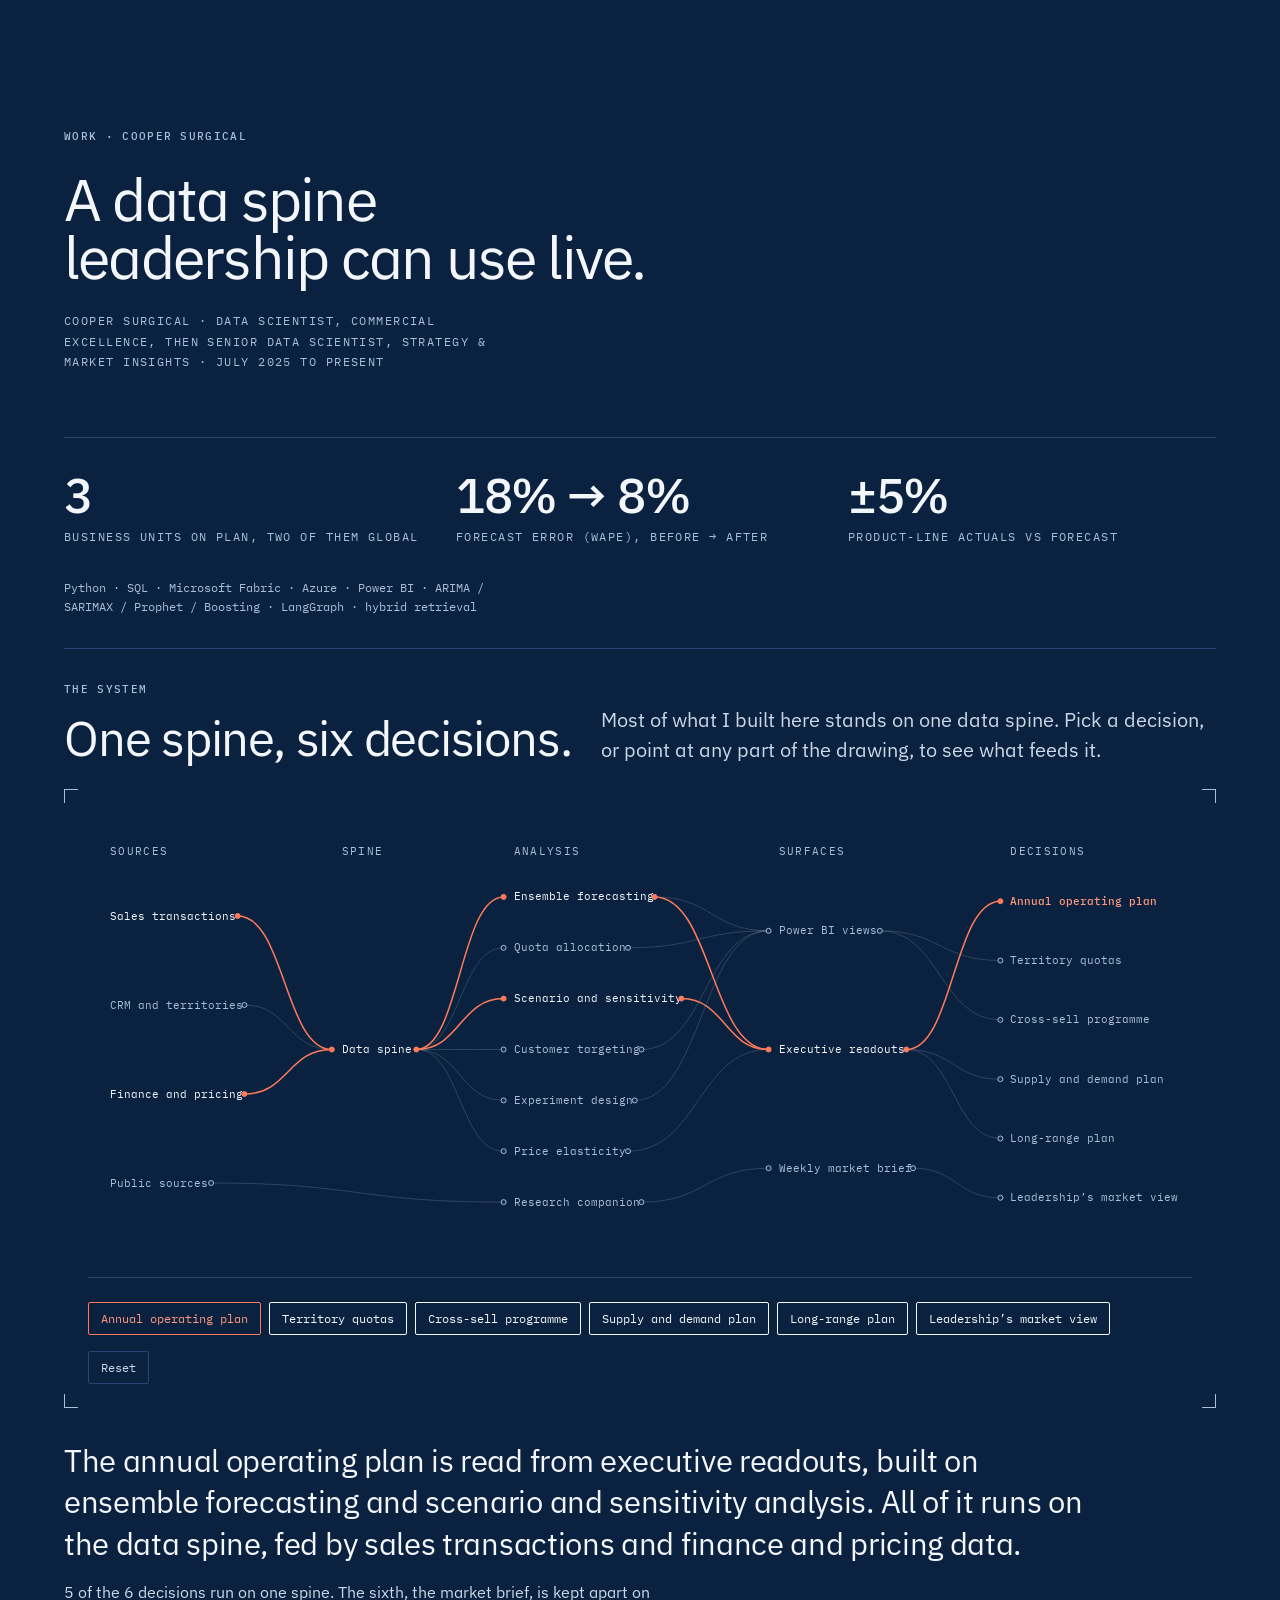
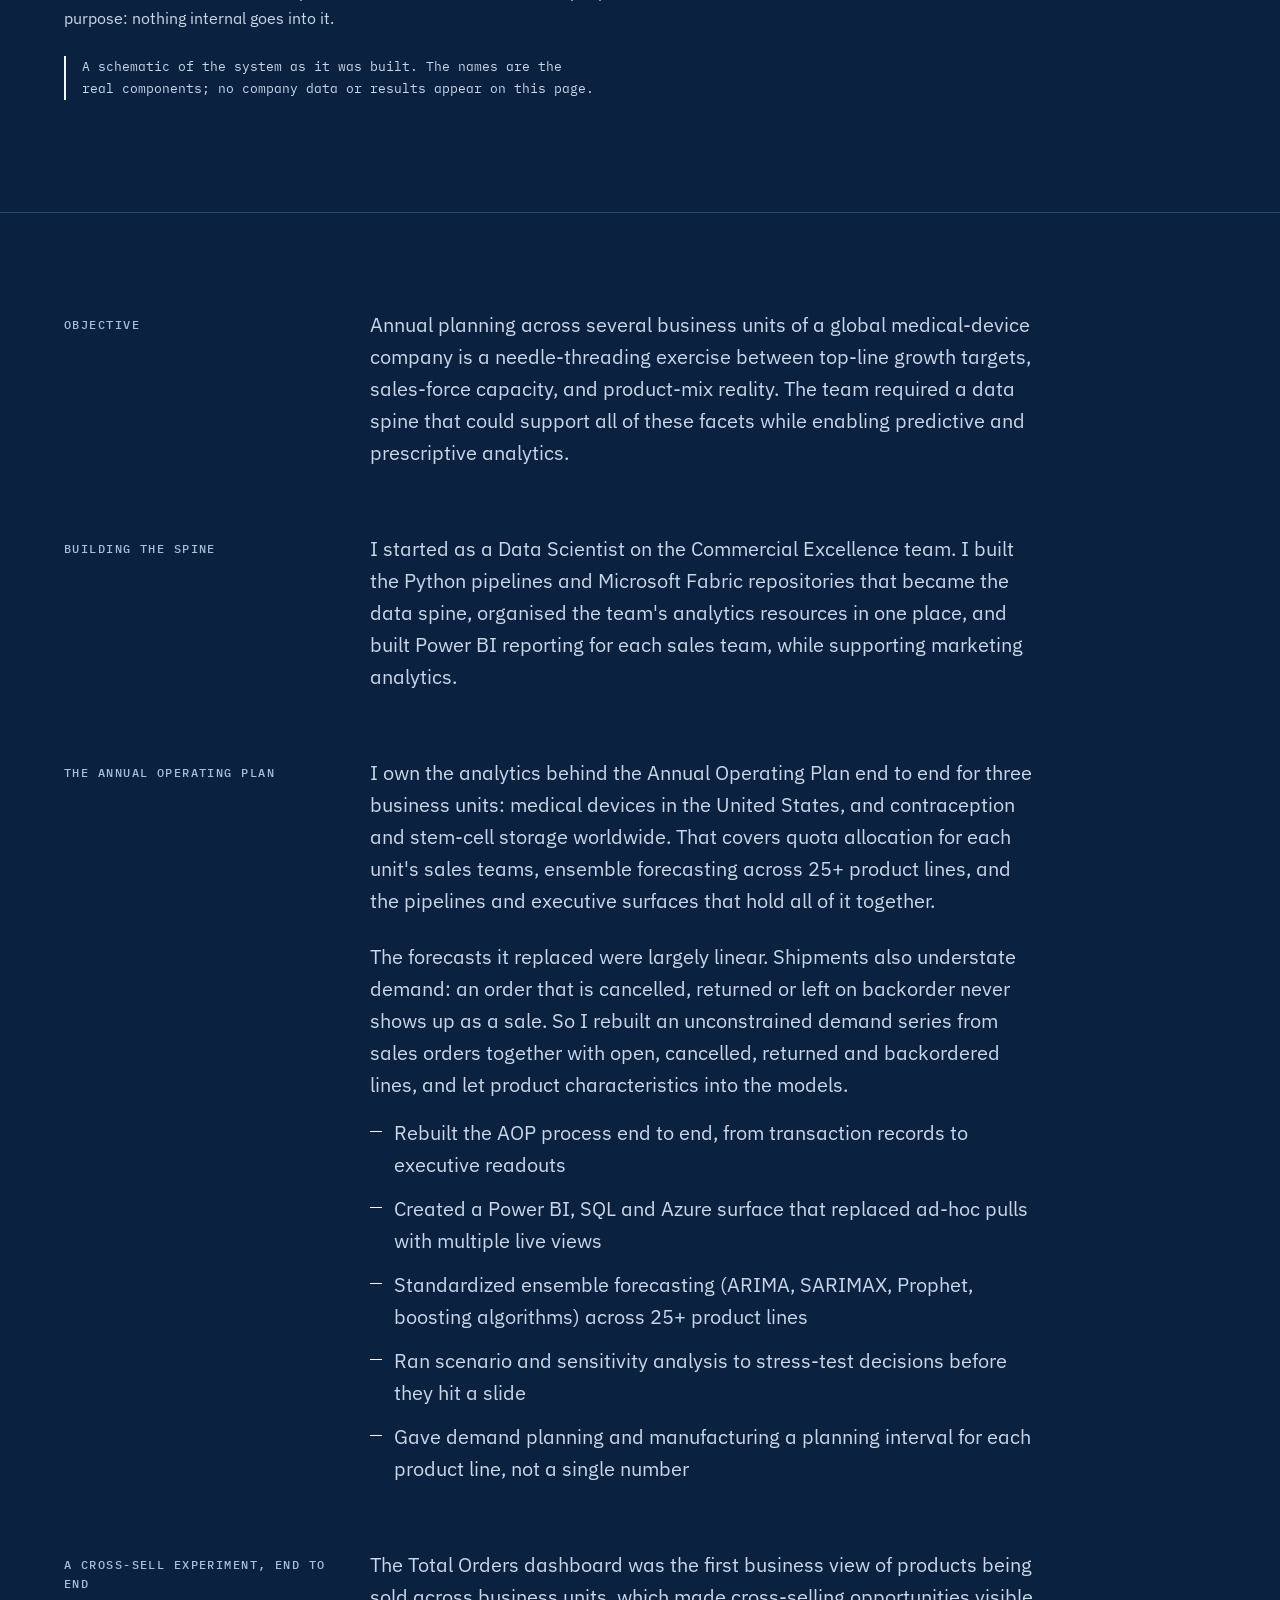
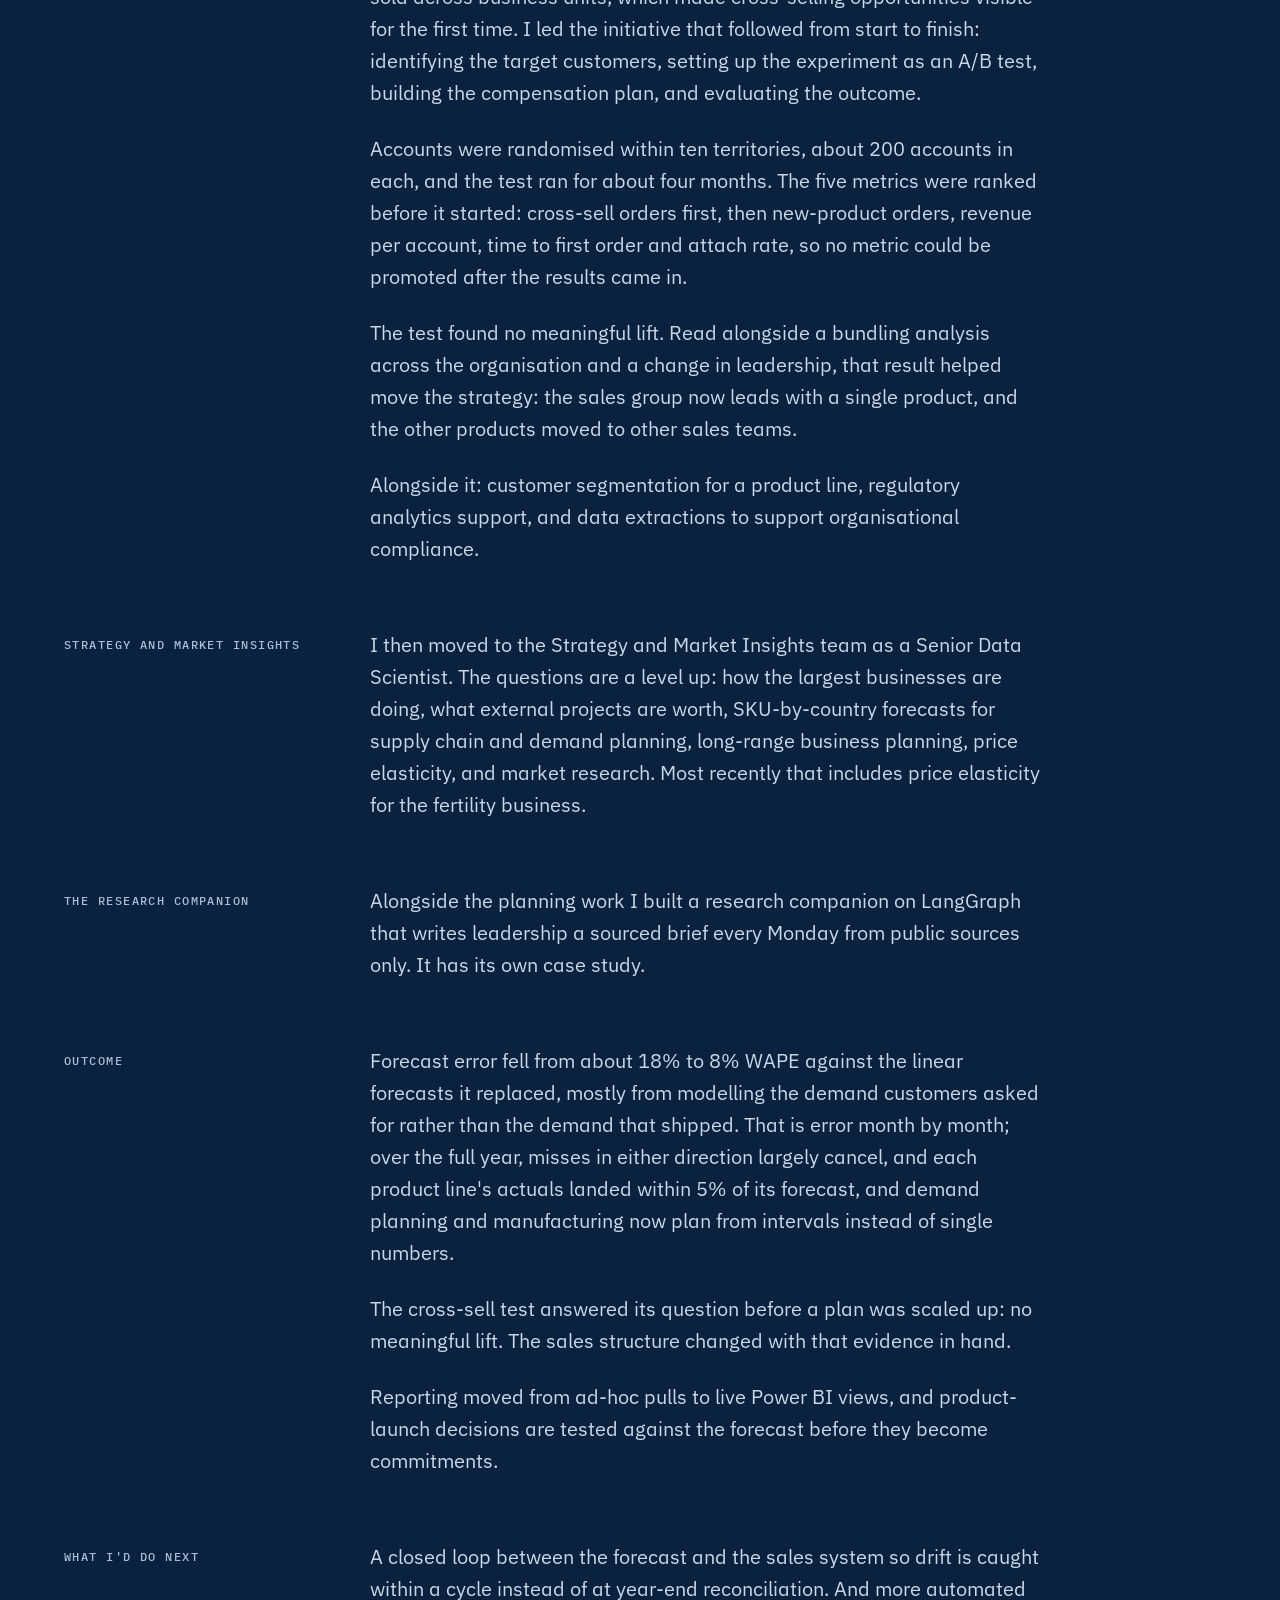
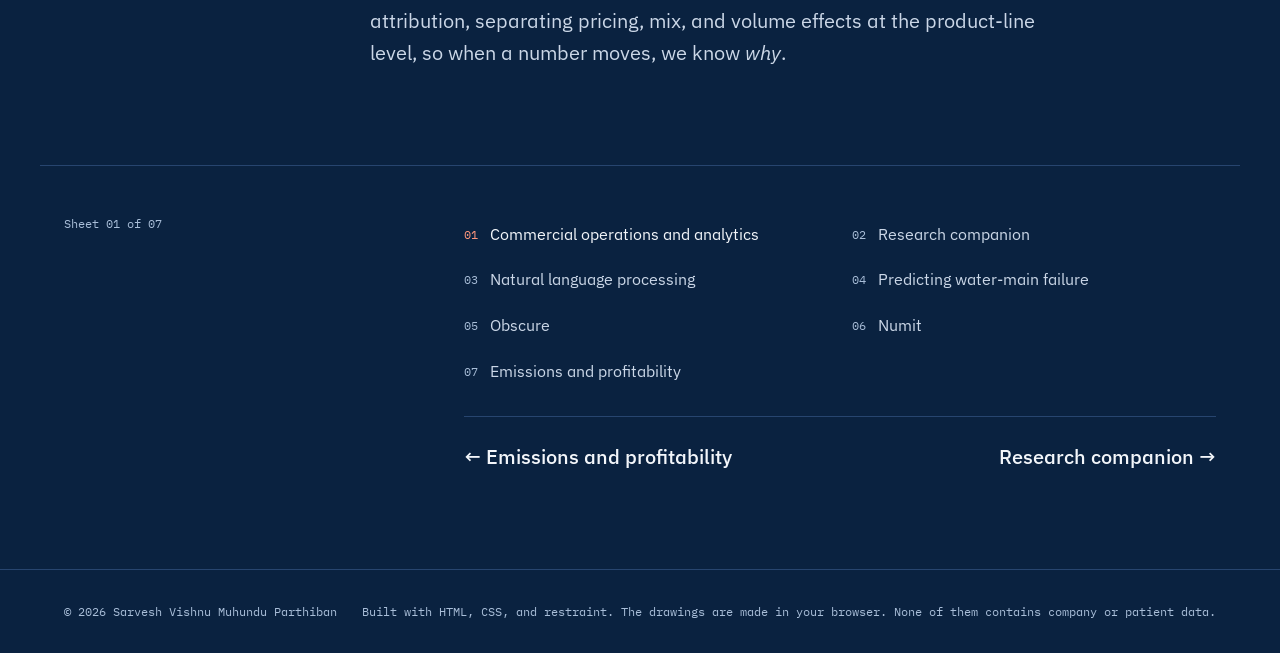
<file: work/cooper-surgical.html>
<!DOCTYPE html>
<html lang="en">
<head>
  <meta charset="UTF-8" />
  <meta name="viewport" content="width=device-width, initial-scale=1" />
  <title>Moved · Sarvesh Vishnu</title>
  <meta name="robots" content="noindex" />
  <link rel="canonical" href="https://sarvesh-vishnu.github.io/work/commercial-analytics.html" />
  <meta http-equiv="refresh" content="0; url=commercial-analytics.html" />
</head>
<body>
  <p>This page has moved to <a href="commercial-analytics.html">Commercial operations and analytics</a>.</p>
</body>
</html>
</file>
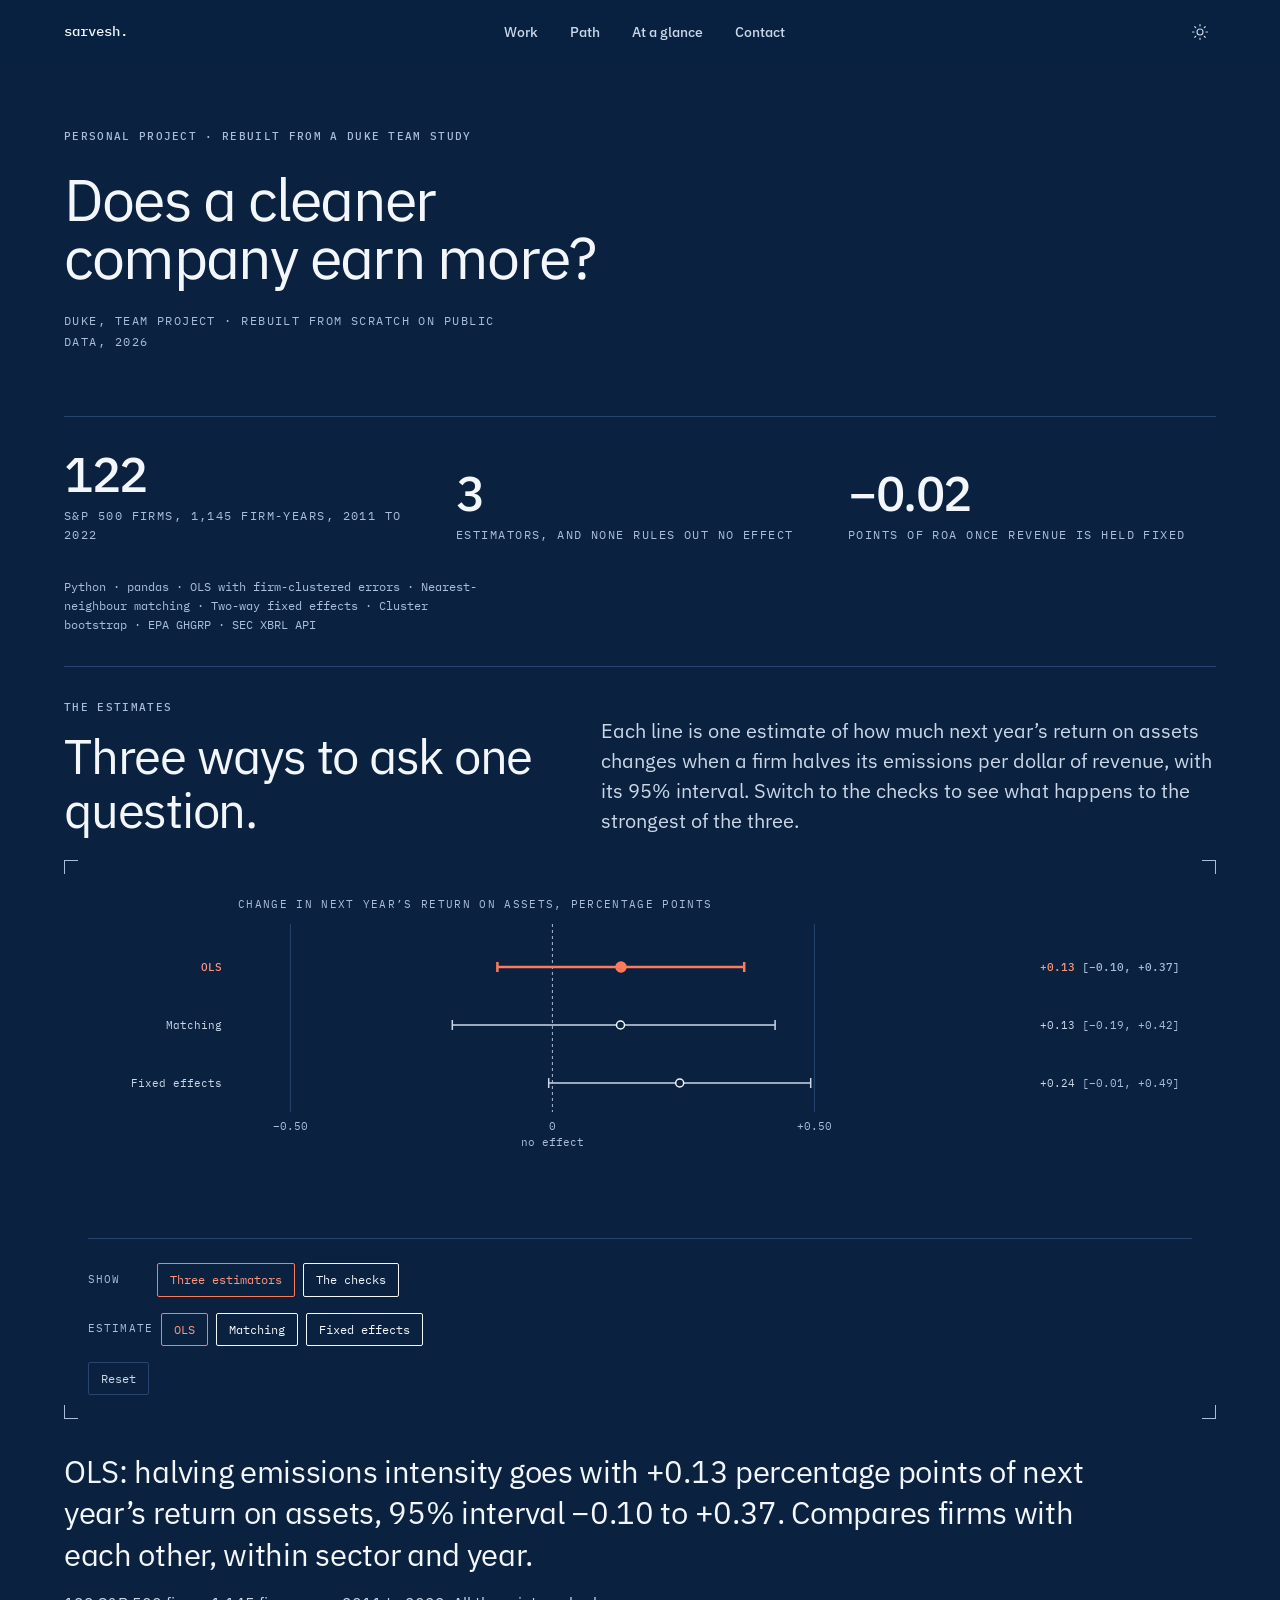
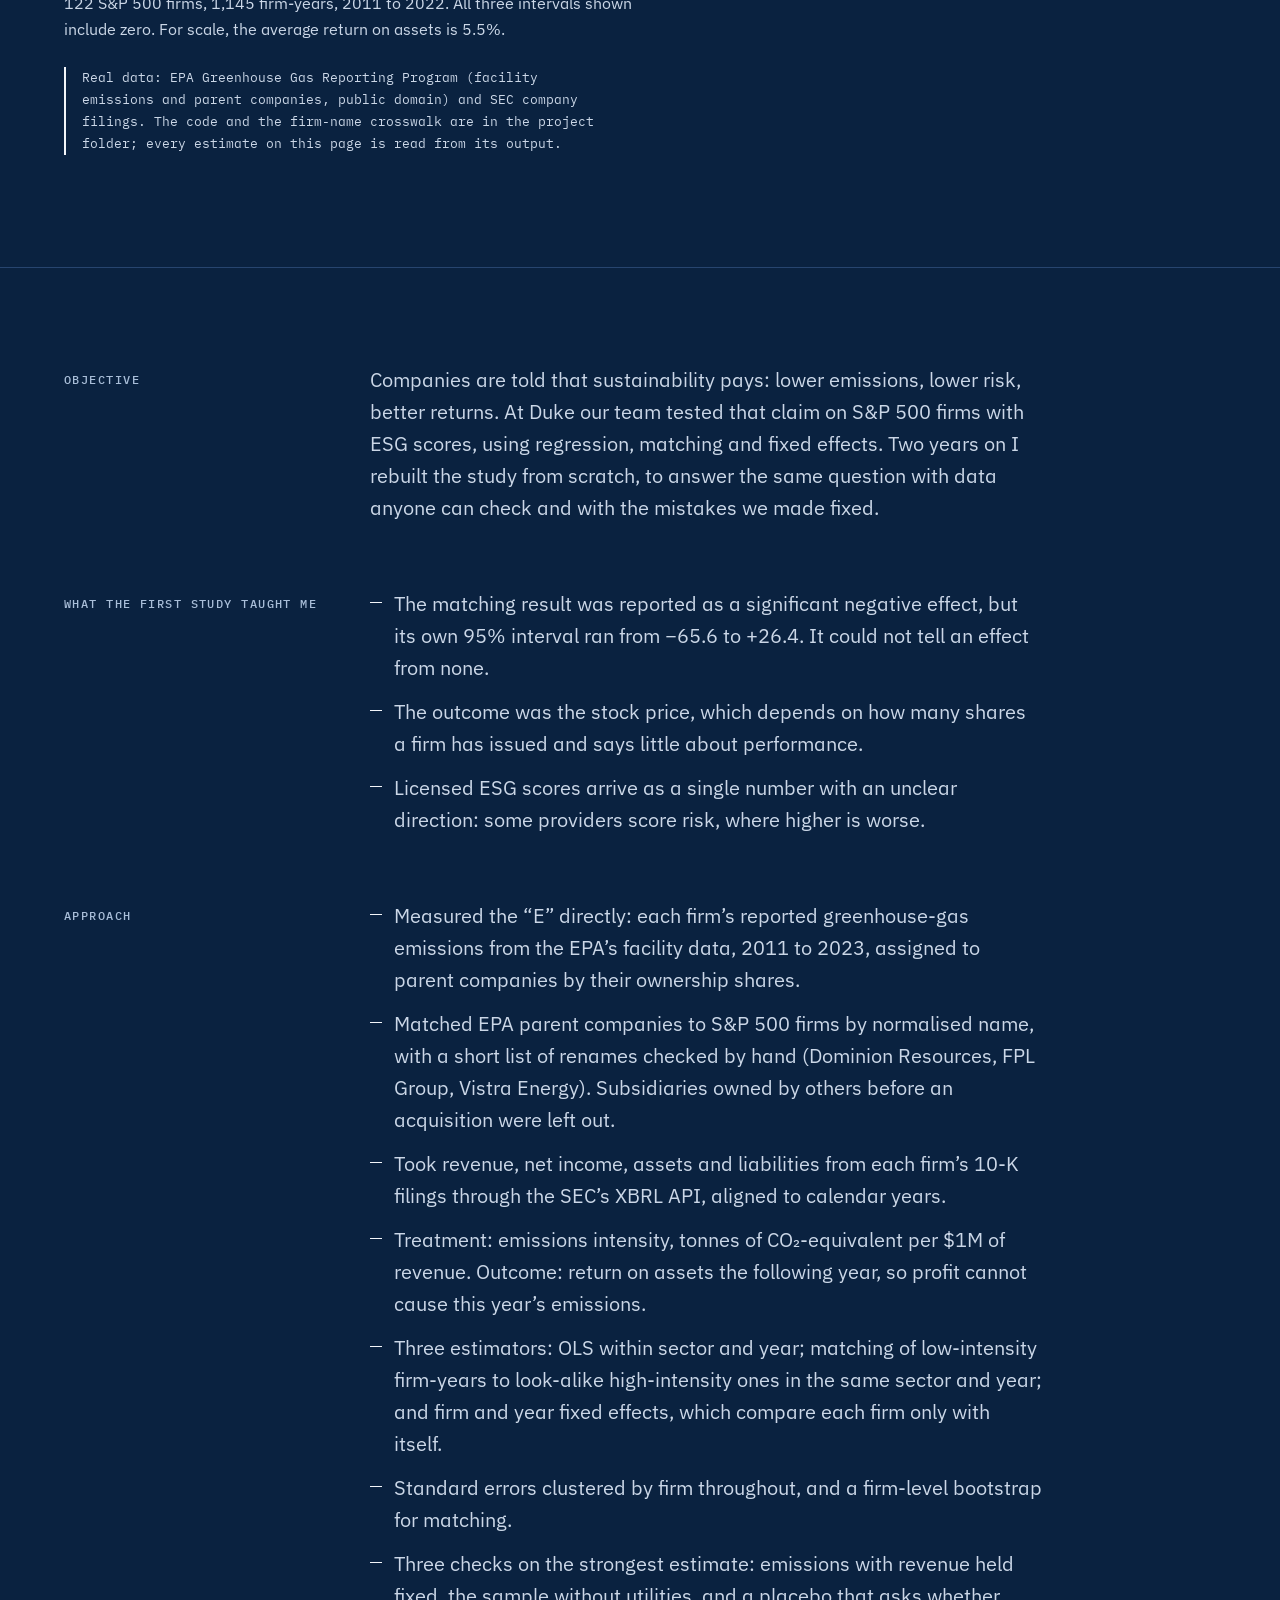
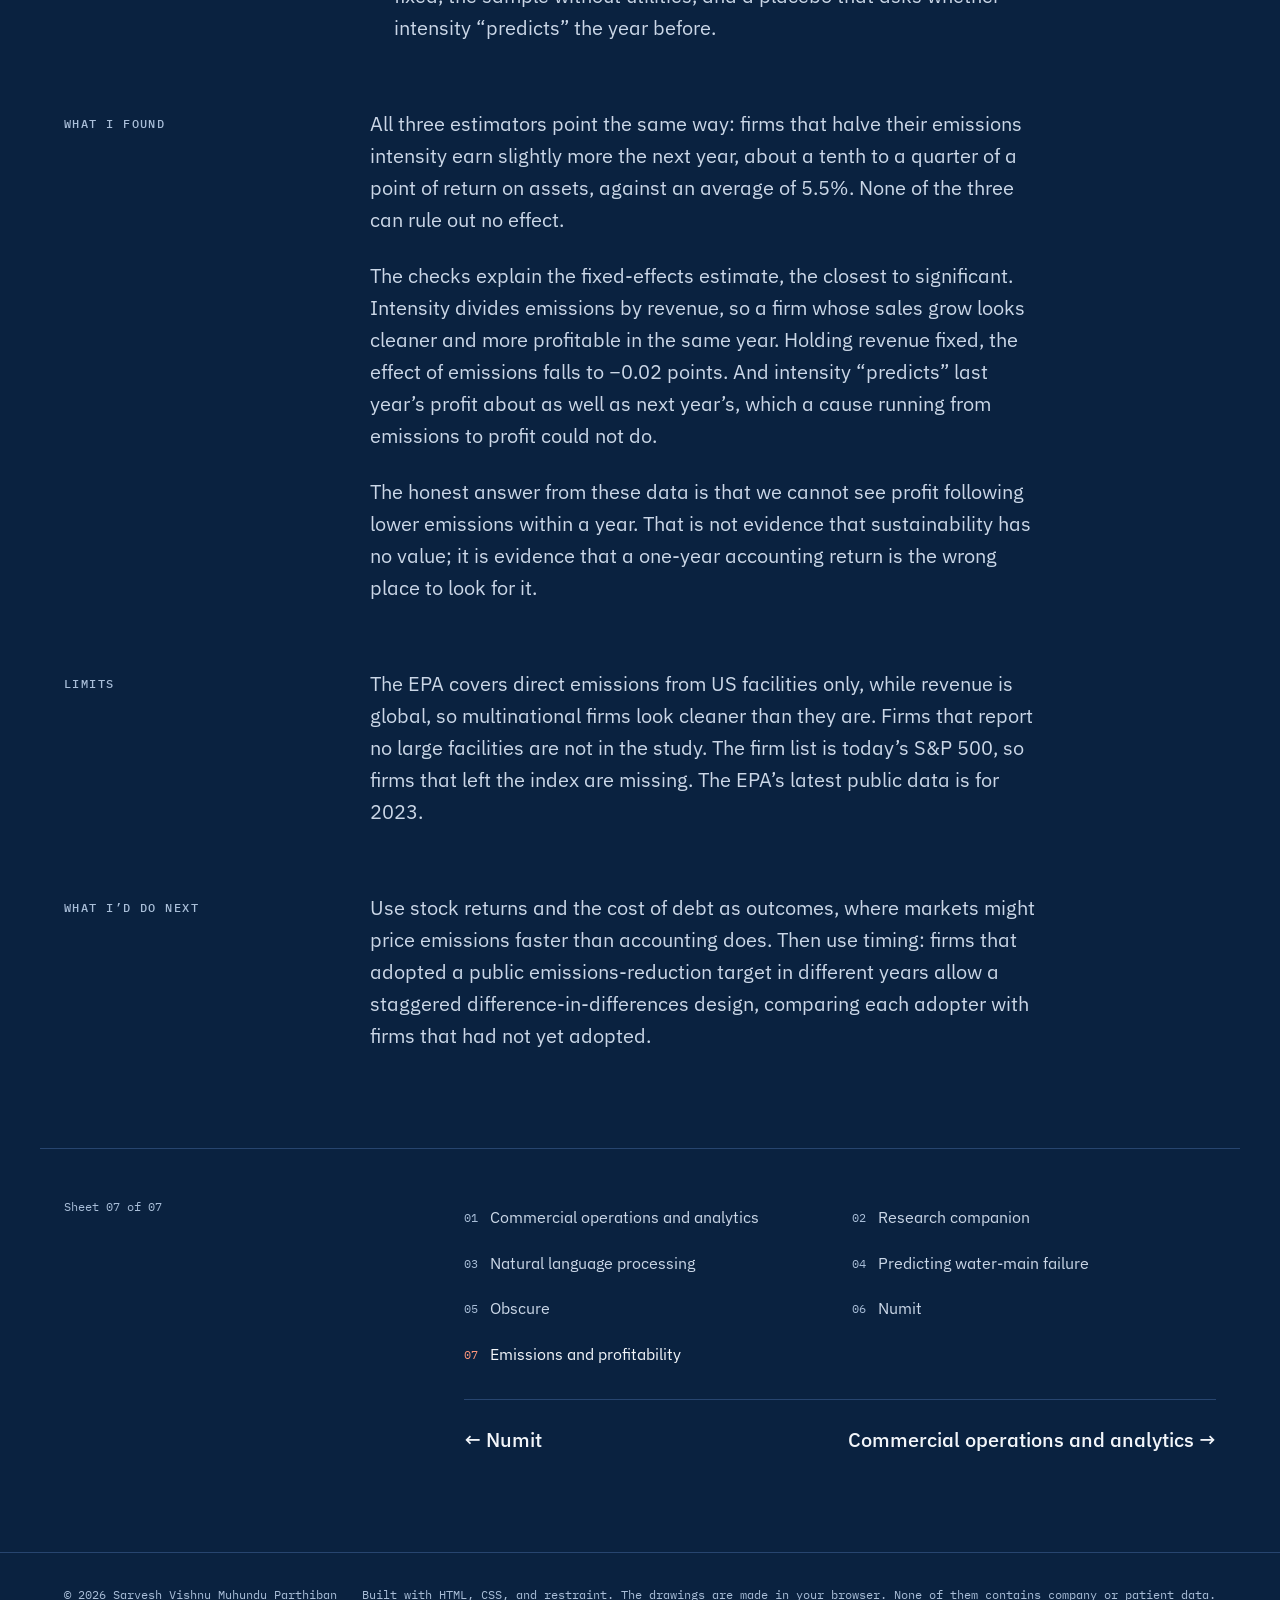
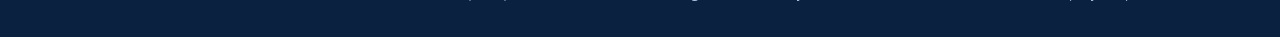
<file: work/esg-causal.html>
<!DOCTYPE html>
<html lang="en">
<head>
  <meta charset="UTF-8" />
  <meta name="viewport" content="width=device-width, initial-scale=1" />
  <meta name="theme-color" content="#0A2240" />
  <meta name="color-scheme" content="dark light" />

  <title>Does a cleaner company earn more? · Sarvesh Vishnu</title>
  <meta name="description" content="A causal study of emissions and profitability, rebuilt from a Duke team project on public data: EPA emissions for 122 S&amp;P 500 firms, SEC financials, and three estimators with firm-clustered intervals." />

  <link rel="canonical" href="https://sarvesh-vishnu.github.io/work/esg-causal.html" />

  <meta property="og:type" content="article" />
  <meta property="og:url" content="https://sarvesh-vishnu.github.io/work/esg-causal.html" />
  <meta property="og:title" content="Does a cleaner company earn more? · Sarvesh Vishnu" />
  <meta property="og:description" content="A causal study of emissions and profitability, rebuilt from a Duke team project on public data: EPA emissions for 122 S&amp;P 500 firms, SEC financials, and three estimators with firm-clustered intervals." />
  <meta property="og:image" content="https://sarvesh-vishnu.github.io/assets/og-image.png" />
  <meta property="og:image:width" content="1200" />
  <meta property="og:image:height" content="630" />
  <meta name="twitter:card" content="summary_large_image" />
  <link rel="icon" type="image/svg+xml" href="../assets/favicon.svg" />

  <link rel="preconnect" href="https://fonts.googleapis.com" />
  <link rel="preconnect" href="https://fonts.gstatic.com" crossorigin />
  <link rel="stylesheet" href="https://fonts.googleapis.com/css2?family=IBM+Plex+Mono:wght@400;500&family=IBM+Plex+Sans:wght@300;400;500&display=swap" />

  <script>
    (function(){var d=document.documentElement;try{d.dataset.theme=localStorage.getItem('sheet')==='white'?'white':'blue';}catch(e){d.dataset.theme='blue';}})();
    if(!window.matchMedia('(prefers-reduced-motion: reduce)').matches)document.documentElement.classList.add('motion');
  </script>

  <link rel="stylesheet" href="../styles.css" />
</head>
<body class="project-page">
  <a href="#main" class="skip">Skip to content</a>

  <header class="site-header" id="header">
    <nav class="nav" aria-label="Primary">
      <a href="../index.html" class="brand">sarvesh.</a>
      <ul class="nav-links" role="list">
        <li><a href="../index.html#work">Work</a></li>
        <li><a href="../index.html#path">Path</a></li>
        <li class="nav-secondary"><a href="../index.html#glance">At a glance</a></li>
        <li><a href="../index.html#contact">Contact</a></li>
      </ul>
      <button type="button" class="theme-toggle" aria-label="Switch to the white print" aria-pressed="false" title="Blue sheet or white print">
        <svg class="theme-icon icon-moon" viewBox="0 0 24 24" width="18" height="18" fill="none" stroke="currentColor" stroke-width="1.5" stroke-linecap="round" stroke-linejoin="round" aria-hidden="true"><path d="M21 12.79A9 9 0 1 1 11.21 3 7 7 0 0 0 21 12.79z"/></svg>
        <svg class="theme-icon icon-sun" viewBox="0 0 24 24" width="18" height="18" fill="none" stroke="currentColor" stroke-width="1.5" stroke-linecap="round" stroke-linejoin="round" aria-hidden="true"><circle cx="12" cy="12" r="4"/><path d="M12 2v2M12 20v2M4.93 4.93l1.41 1.41M17.66 17.66l1.41 1.41M2 12h2M20 12h2M4.93 19.07l1.41-1.41M17.66 6.34l1.41-1.41"/></svg>
      </button>
    </nav>
  </header>

  <main id="main">
    <article>
      <header class="project-hero project-hero--lead">
        <p class="eyebrow">Personal project · rebuilt from a Duke team study</p>
        <h1>Does a cleaner company earn more?</h1>
        <p class="project-byline">Duke, team project · rebuilt from scratch on public data, 2026</p>
      </header>

      <div class="project-facts project-facts--lead">

        <dl class="project-results">
          <div><dt>S&amp;P 500 firms, 1,145 firm-years, 2011 to 2022</dt><dd>122</dd></div>
          <div><dt>estimators, and none rules out no effect</dt><dd>3</dd></div>
          <div><dt>points of ROA once revenue is held fixed</dt><dd>−0.02</dd></div>
        </dl>

        <p class="project-tools">Python · pandas · OLS with firm-clustered errors · Nearest-neighbour matching · Two-way fixed effects · Cluster bootstrap · EPA GHGRP · SEC XBRL API</p>
      </div>

      <section class="lab" data-lab="forest" aria-labelledby="lab-title">
        <div class="lab-head">
          <div>
            <p class="eyebrow">The estimates</p>
            <h2 id="lab-title" class="lab-title">Three ways to ask one question.</h2>
          </div>
          <p class="lab-lede">Each line is one estimate of how much next year’s return on assets changes when a firm halves its emissions per dollar of revenue, with its 95% interval. Switch to the checks to see what happens to the strongest of the three.</p>
        </div>
        <div class="lab-stage">
          <div class="lab-fig lab-forest" role="img" aria-labelledby="lab-title" aria-describedby="lab-now lab-always"><!-- lab:fig --><svg viewBox="0 0 1040 330" preserveAspectRatio="xMidYMid meet" focusable="false"><text class="fig-lab fig-lab-quiet sp-level" x="150" y="24">CHANGE IN NEXT YEAR’S RETURN ON ASSETS, PERCENTAGE POINTS</text><path class="es-grid" d="M198.1,40 L198.1,228"/><text class="fig-lab fig-lab-quiet" text-anchor="middle" x="198.1" y="246">−0.50</text><path class="es-zero" d="M438.8,40 L438.8,228"/><text class="fig-lab fig-lab-quiet" text-anchor="middle" x="438.8" y="246">0</text><path class="es-grid" d="M679.5,40 L679.5,228"/><text class="fig-lab fig-lab-quiet" text-anchor="middle" x="679.5" y="246">+0.50</text><text class="fig-lab fig-lab-quiet" text-anchor="middle" x="438.8" y="262">no effect</text><text class="fig-lab fig-lab-acc" text-anchor="end" x="134" y="87.0">OLS</text><text class="fig-lab fig-lab-acc" x="888" y="87.0">+0.13 <tspan class="fig-lab-quiet">[−0.10, +0.37]</tspan></text><path class="es-ci is-on" d="M388.3,83.0 L615.0,83.0"/><path class="es-cap is-on" d="M388.3,78.0 L388.3,88.0 M615.0,78.0 L615.0,88.0"/><circle class="es-pt is-on" cx="501.9" cy="83.0" r="5"/><text class="fig-lab" text-anchor="end" x="134" y="145.0">Matching</text><text class="fig-lab" x="888" y="145.0">+0.13 <tspan class="fig-lab-quiet">[−0.19, +0.42]</tspan></text><path class="es-ci" d="M346.9,141.0 L643.4,141.0"/><path class="es-cap" d="M346.9,136.0 L346.9,146.0 M643.4,136.0 L643.4,146.0"/><circle class="es-pt" cx="501.4" cy="141.0" r="4"/><text class="fig-lab" text-anchor="end" x="134" y="203.0">Fixed effects</text><text class="fig-lab" x="888" y="203.0">+0.24 <tspan class="fig-lab-quiet">[−0.01, +0.49]</tspan></text><path class="es-ci" d="M435.4,199.0 L676.1,199.0"/><path class="es-cap" d="M435.4,194.0 L435.4,204.0 M676.1,194.0 L676.1,204.0"/><circle class="es-pt" cx="555.8" cy="199.0" r="4"/></svg><!-- /lab:fig --></div>
          <div class="lab-controls"></div>
        </div>
        <p class="lab-now" id="lab-now" aria-live="polite"><!-- lab:now -->OLS: halving emissions intensity goes with +0.13 percentage points of next year’s return on assets, 95% interval −0.10 to +0.37. Compares firms with each other, within sector and year.<!-- /lab:now --></p>
        <p class="lab-always" id="lab-always"><!-- lab:always -->122 S&P 500 firms, 1,145 firm-years, 2011 to 2022. All three intervals shown include zero. For scale, the average return on assets is 5.5%.<!-- /lab:always --></p>
        <p class="lab-note">Real data: EPA Greenhouse Gas Reporting Program (facility emissions and parent companies, public domain) and SEC company filings. The code and the firm-name crosswalk are in the project folder; every estimate on this page is read from its output.</p>
      </section>


      <div class="paper">
      <section class="project-body-prose">
        <h2>Objective</h2>
        <p>Companies are told that sustainability pays: lower emissions, lower risk, better returns. At Duke our team tested that claim on S&amp;P 500 firms with ESG scores, using regression, matching and fixed effects. Two years on I rebuilt the study from scratch, to answer the same question with data anyone can check and with the mistakes we made fixed.</p>

        <h2>What the first study taught me</h2>
        <ul>
          <li>The matching result was reported as a significant negative effect, but its own 95% interval ran from −65.6 to +26.4. It could not tell an effect from none.</li>
          <li>The outcome was the stock price, which depends on how many shares a firm has issued and says little about performance.</li>
          <li>Licensed ESG scores arrive as a single number with an unclear direction: some providers score risk, where higher is worse.</li>
        </ul>

        <h2>Approach</h2>
        <ul>
          <li>Measured the “E” directly: each firm’s reported greenhouse-gas emissions from the EPA’s facility data, 2011 to 2023, assigned to parent companies by their ownership shares.</li>
          <li>Matched EPA parent companies to S&amp;P 500 firms by normalised name, with a short list of renames checked by hand (Dominion Resources, FPL Group, Vistra Energy). Subsidiaries owned by others before an acquisition were left out.</li>
          <li>Took revenue, net income, assets and liabilities from each firm’s 10-K filings through the SEC’s XBRL API, aligned to calendar years.</li>
          <li>Treatment: emissions intensity, tonnes of CO₂-equivalent per $1M of revenue. Outcome: return on assets the following year, so profit cannot cause this year’s emissions.</li>
          <li>Three estimators: OLS within sector and year; matching of low-intensity firm-years to look-alike high-intensity ones in the same sector and year; and firm and year fixed effects, which compare each firm only with itself.</li>
          <li>Standard errors clustered by firm throughout, and a firm-level bootstrap for matching.</li>
          <li>Three checks on the strongest estimate: emissions with revenue held fixed, the sample without utilities, and a placebo that asks whether intensity “predicts” the year before.</li>
        </ul>

        <h2>What I found</h2>
        <p>All three estimators point the same way: firms that halve their emissions intensity earn slightly more the next year, about a tenth to a quarter of a point of return on assets, against an average of 5.5%. None of the three can rule out no effect.</p>
        <p>The checks explain the fixed-effects estimate, the closest to significant. Intensity divides emissions by revenue, so a firm whose sales grow looks cleaner and more profitable in the same year. Holding revenue fixed, the effect of emissions falls to −0.02 points. And intensity “predicts” last year’s profit about as well as next year’s, which a cause running from emissions to profit could not do.</p>
        <p>The honest answer from these data is that we cannot see profit following lower emissions within a year. That is not evidence that sustainability has no value; it is evidence that a one-year accounting return is the wrong place to look for it.</p>
      </section>

      <section class="project-body-prose">
        <h2>Limits</h2>
        <p>The EPA covers direct emissions from US facilities only, while revenue is global, so multinational firms look cleaner than they are. Firms that report no large facilities are not in the study. The firm list is today’s S&amp;P 500, so firms that left the index are missing. The EPA’s latest public data is for 2023.</p>

        <h2>What I’d do next</h2>
        <p>Use stock returns and the cost of debt as outcomes, where markets might price emissions faster than accounting does. Then use timing: firms that adopted a public emissions-reduction target in different years allow a staggered difference-in-differences design, comparing each adopter with firms that had not yet adopted.</p>
      </section>
      </div>
    </article>

    <nav class="sheet-nav" aria-label="All sheets">
      <p class="sheet-nav-here">Sheet 07 of 07</p>
      <ol class="sheet-nav-list" role="list">
        <li><a href="commercial-analytics.html"><span>01</span> Commercial operations and analytics</a></li>
        <li><a href="research-companion.html"><span>02</span> Research companion</a></li>
        <li><a href="nlp.html"><span>03</span> Natural language processing</a></li>
        <li><a href="wv-water.html"><span>04</span> Predicting water-main failure</a></li>
        <li><a href="obscure.html"><span>05</span> Obscure</a></li>
        <li><a href="numit.html"><span>06</span> Numit</a></li>
        <li><a href="esg-causal.html" aria-current="page"><span>07</span> Emissions and profitability</a></li>
      </ol>
      <p class="sheet-nav-step">
        <a href="numit.html" rel="prev">← Numit</a>
        <a href="commercial-analytics.html" rel="next">Commercial operations and analytics →</a>
      </p>
    </nav>
  </main>

  <footer class="site-footer">
    <div class="footer-inner">
      <p class="foot-line">© 2026 Sarvesh Vishnu Muhundu Parthiban</p>
      <p class="foot-line foot-meta">Built with HTML, CSS, and restraint. The drawings are made in your browser. None of them contains company or patient data.</p>
    </div>
  </footer>

  <noscript>
    <style>
      .reveal { opacity: 1 !important; transform: none !important; }
      .site-header { border-bottom: 1px solid var(--line); }
      .theme-toggle { display: none; }
    </style>
  </noscript>

  <!-- Smooth scroll: Lenis 1.3.27 — vendored, pinned (design.md §14.9) -->
  <script src="../assets/vendor/lenis.min.js" defer></script>
  <script src="../main.js" defer></script>
  <script src="../motion.js" defer></script>
  <script src="../lab.js" defer></script>
  <script src="../count.js" defer></script>
</body>
</html>
</file>
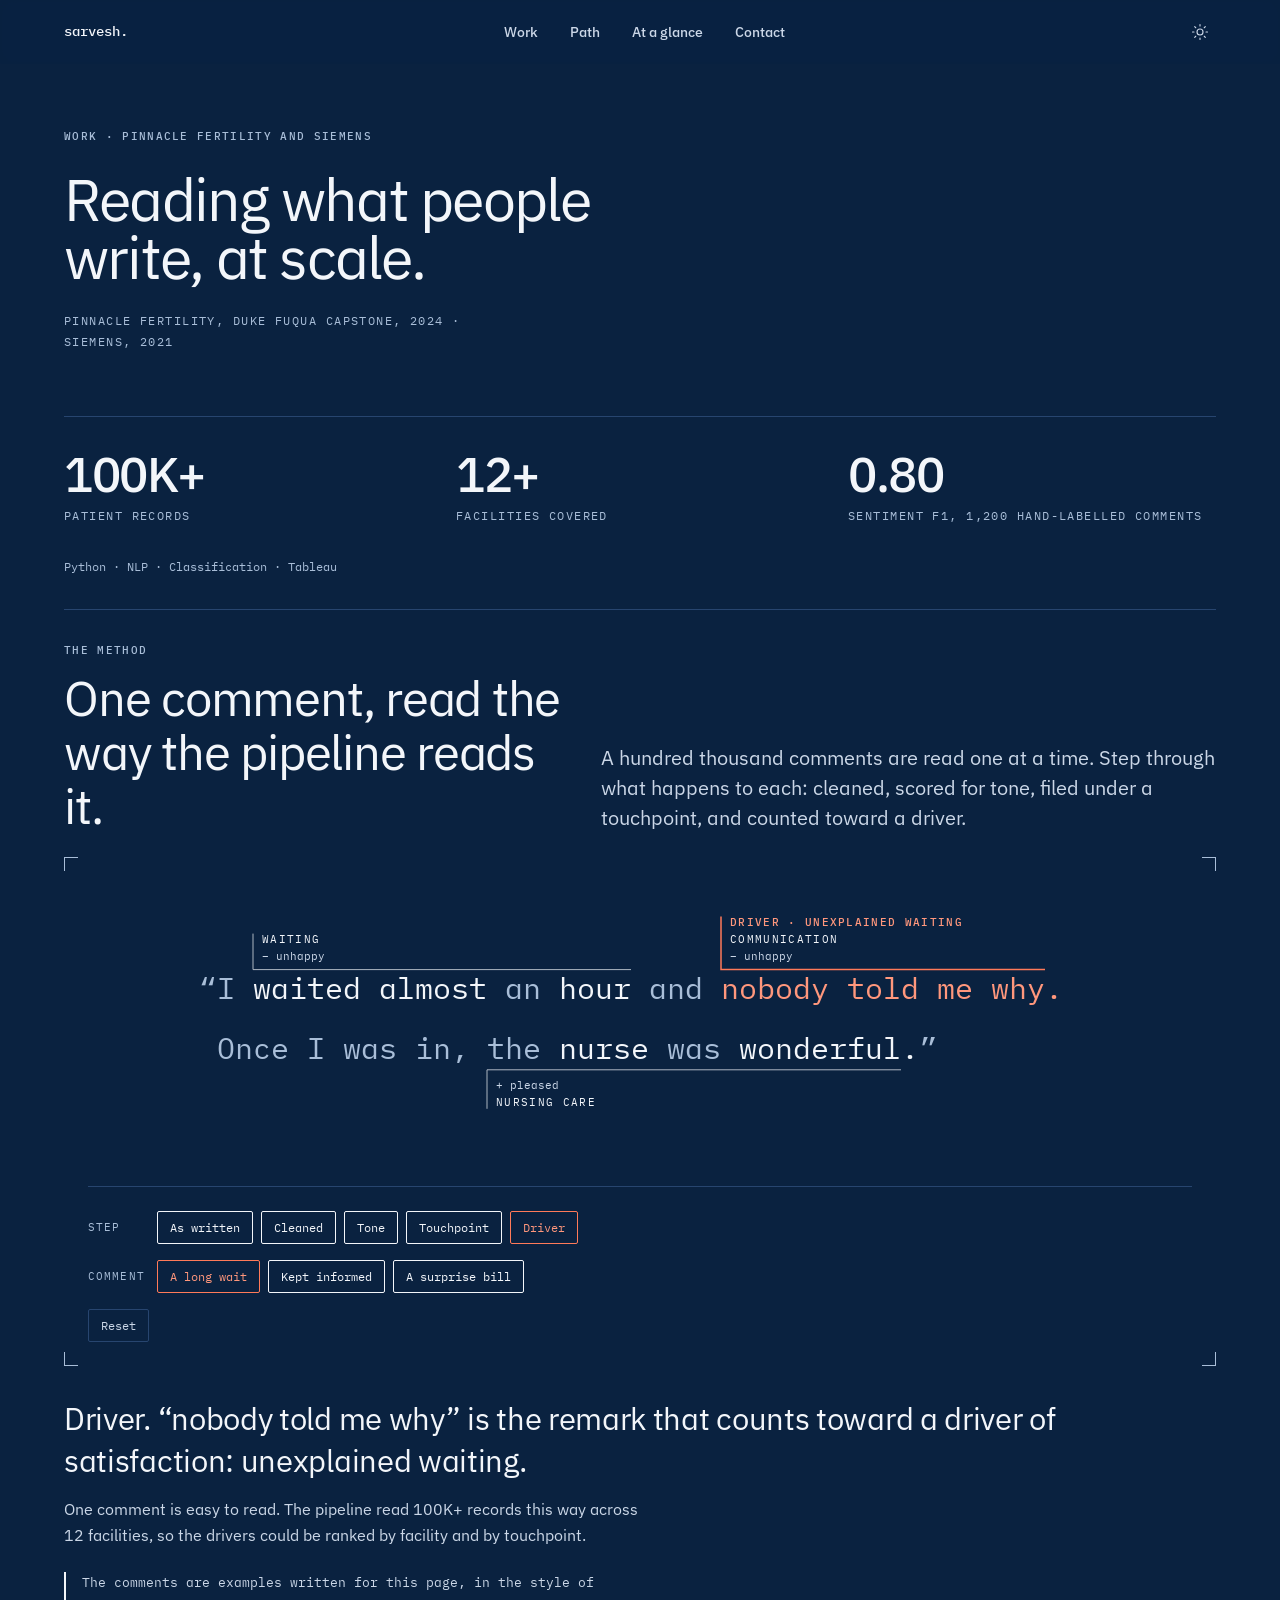
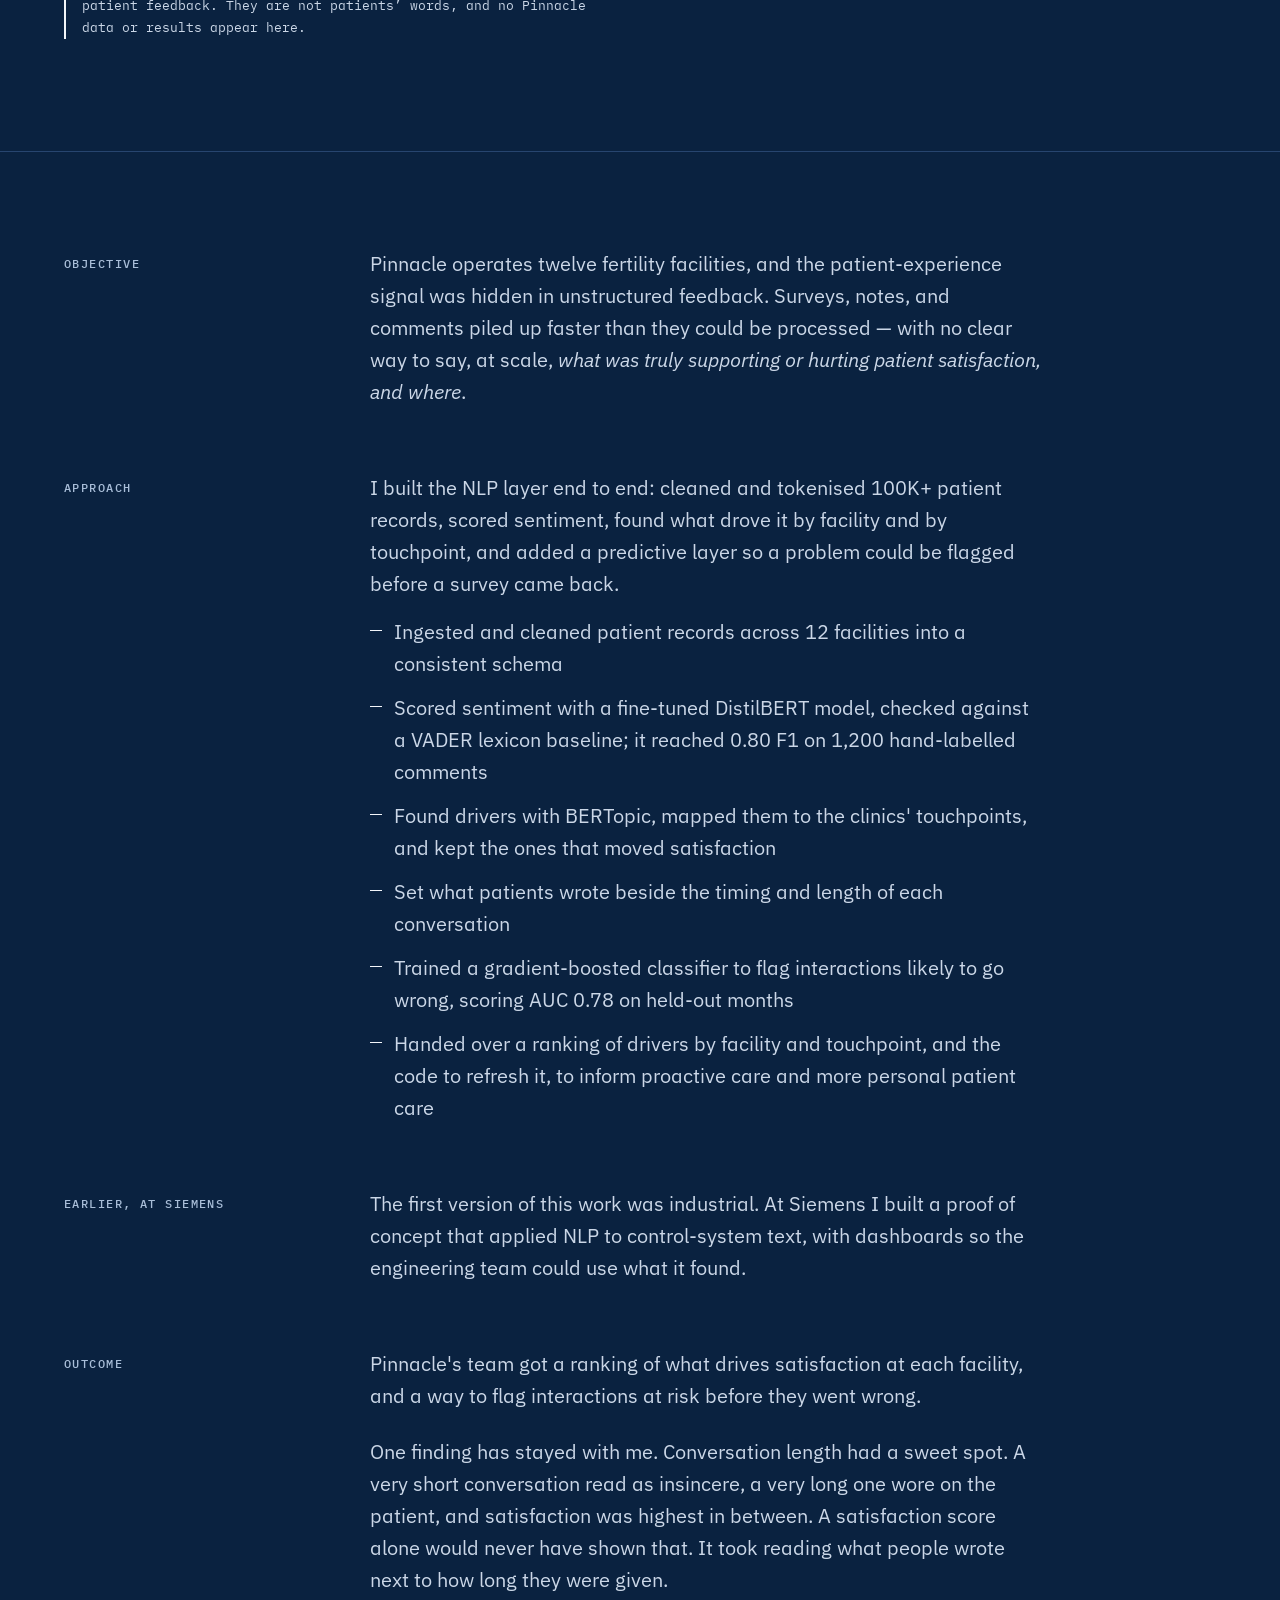
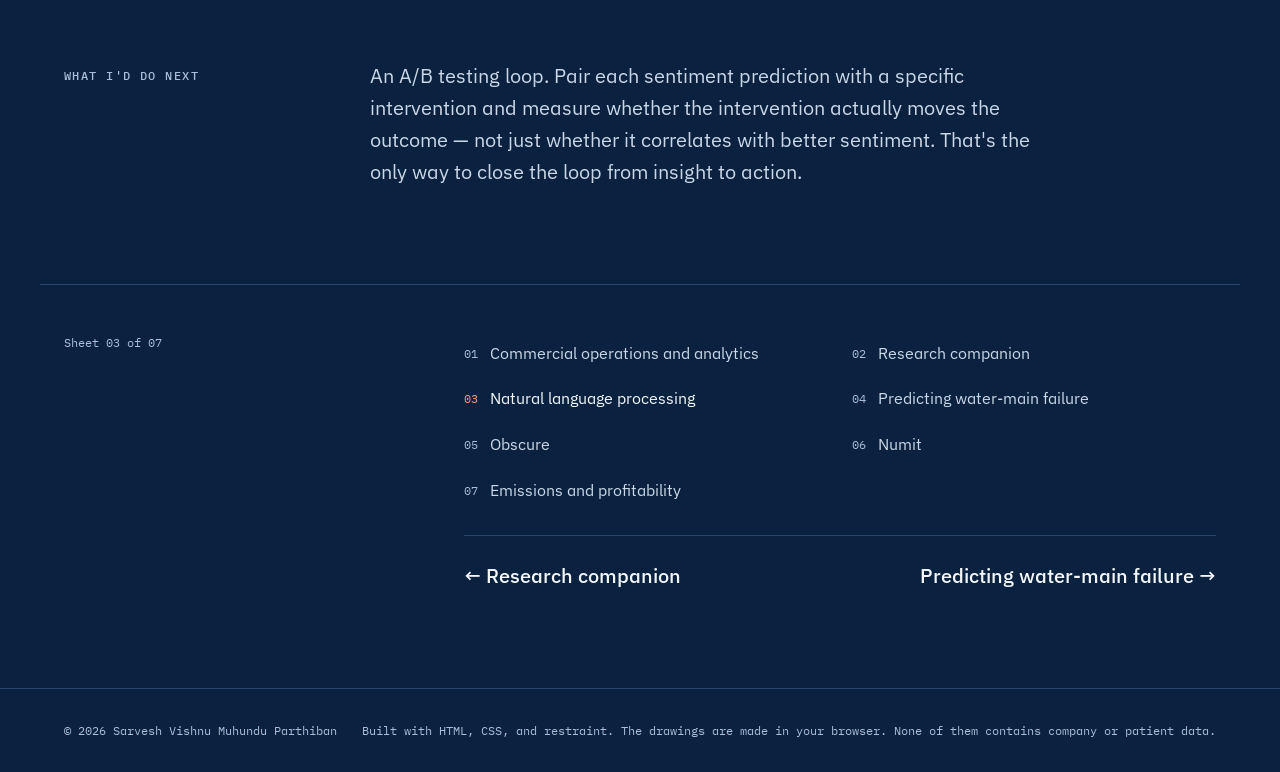
<file: work/nlp.html>
<!DOCTYPE html>
<html lang="en">
<head>
  <meta charset="UTF-8" />
  <meta name="viewport" content="width=device-width, initial-scale=1" />
  <meta name="theme-color" content="#0A2240" />
  <meta name="color-scheme" content="dark light" />

  <title>Natural language processing, Pinnacle Fertility and Siemens · Sarvesh Vishnu</title>
  <meta name="description" content="Natural language processing in two settings: sentiment and its drivers across 100K+ patient records at Pinnacle Fertility, and a control-system proof of concept at Siemens." />

  <link rel="canonical" href="https://sarvesh-vishnu.github.io/work/nlp.html" />

  <meta property="og:type" content="article" />
  <meta property="og:url" content="https://sarvesh-vishnu.github.io/work/nlp.html" />
  <meta property="og:title" content="Natural language processing, Pinnacle Fertility and Siemens · Sarvesh Vishnu" />
  <meta property="og:description" content="Natural language processing in two settings: sentiment and its drivers across 100K+ patient records at Pinnacle Fertility, and a control-system proof of concept at Siemens." />
  <meta property="og:image" content="https://sarvesh-vishnu.github.io/assets/og-image.png" />
  <meta property="og:image:width" content="1200" />
  <meta property="og:image:height" content="630" />
  <meta name="twitter:card" content="summary_large_image" />
  <link rel="icon" type="image/svg+xml" href="../assets/favicon.svg" />

  <link rel="preconnect" href="https://fonts.googleapis.com" />
  <link rel="preconnect" href="https://fonts.gstatic.com" crossorigin />
  <link rel="stylesheet" href="https://fonts.googleapis.com/css2?family=IBM+Plex+Mono:wght@400;500&family=IBM+Plex+Sans:wght@300;400;500&display=swap" />

  <script>
    (function(){var d=document.documentElement;try{d.dataset.theme=localStorage.getItem('sheet')==='white'?'white':'blue';}catch(e){d.dataset.theme='blue';}})();
    if(!window.matchMedia('(prefers-reduced-motion: reduce)').matches)document.documentElement.classList.add('motion');
  </script>

  <link rel="stylesheet" href="../styles.css" />
</head>
<body class="project-page">
  <a href="#main" class="skip">Skip to content</a>

  <header class="site-header" id="header">
    <nav class="nav" aria-label="Primary">
      <a href="../index.html" class="brand">sarvesh.</a>
      <ul class="nav-links" role="list">
        <li><a href="../index.html#work">Work</a></li>
        <li><a href="../index.html#path">Path</a></li>
        <li class="nav-secondary"><a href="../index.html#glance">At a glance</a></li>
        <li><a href="../index.html#contact">Contact</a></li>
      </ul>
      <button type="button" class="theme-toggle" aria-label="Switch to the white print" aria-pressed="false" title="Blue sheet or white print">
        <svg class="theme-icon icon-moon" viewBox="0 0 24 24" width="18" height="18" fill="none" stroke="currentColor" stroke-width="1.5" stroke-linecap="round" stroke-linejoin="round" aria-hidden="true"><path d="M21 12.79A9 9 0 1 1 11.21 3 7 7 0 0 0 21 12.79z"/></svg>
        <svg class="theme-icon icon-sun" viewBox="0 0 24 24" width="18" height="18" fill="none" stroke="currentColor" stroke-width="1.5" stroke-linecap="round" stroke-linejoin="round" aria-hidden="true"><circle cx="12" cy="12" r="4"/><path d="M12 2v2M12 20v2M4.93 4.93l1.41 1.41M17.66 17.66l1.41 1.41M2 12h2M20 12h2M4.93 19.07l1.41-1.41M17.66 6.34l1.41-1.41"/></svg>
      </button>
    </nav>
  </header>

  <main id="main">
    <article>
      <header class="project-hero project-hero--lead">
        <p class="eyebrow">Work · Pinnacle Fertility and Siemens</p>
        <h1>Reading what people write, at scale.</h1>
        <p class="project-byline">Pinnacle Fertility, Duke Fuqua capstone, 2024 · Siemens, 2021</p>
      </header>

      <div class="project-facts project-facts--lead">

        <dl class="project-results">
          <div><dt>patient records</dt><dd>100K+</dd></div>
          <div><dt>facilities covered</dt><dd>12+</dd></div>
          <div><dt>sentiment F1, 1,200 hand-labelled comments</dt><dd>0.80</dd></div>
        </dl>

        <p class="project-tools">Python · NLP · Classification · Tableau</p>
      </div>

      <section class="lab" data-lab="reading" aria-labelledby="lab-title">
        <div class="lab-head">
          <div>
            <p class="eyebrow">The method</p>
            <h2 id="lab-title" class="lab-title">One comment, read the way the pipeline reads it.</h2>
          </div>
          <p class="lab-lede">A hundred thousand comments are read one at a time. Step through what happens to each: cleaned, scored for tone, filed under a touchpoint, and counted toward a driver.</p>
        </div>
        <div class="lab-stage">
          <div class="lab-fig lab-reading" role="img" aria-labelledby="lab-title" aria-describedby="lab-now lab-always"><!-- lab:fig --><svg viewBox="0 0 1040 281" preserveAspectRatio="xMidYMid meet" focusable="false"><text class="rd-word rd-stop" font-size="30" x="97.0" y="118.0">I</text><text class="rd-word" font-size="30" x="133.0" y="118.0">waited</text><text class="rd-word" font-size="30" x="259.0" y="118.0">almost</text><text class="rd-word rd-stop" font-size="30" x="385.0" y="118.0">an</text><text class="rd-word" font-size="30" x="439.0" y="118.0">hour</text><text class="rd-word rd-stop" font-size="30" x="529.0" y="118.0">and</text><text class="rd-word rd-acc" font-size="30" x="601.0" y="118.0">nobody</text><text class="rd-word rd-acc" font-size="30" x="727.0" y="118.0">told</text><text class="rd-word rd-acc" font-size="30" x="817.0" y="118.0">me</text><text class="rd-word rd-acc" font-size="30" x="871.0" y="118.0">why.</text><text class="rd-word rd-stop" font-size="30" x="97.0" y="178.0">Once</text><text class="rd-word rd-stop" font-size="30" x="187.0" y="178.0">I</text><text class="rd-word rd-stop" font-size="30" x="223.0" y="178.0">was</text><text class="rd-word rd-stop" font-size="30" x="295.0" y="178.0">in,</text><text class="rd-word rd-stop" font-size="30" x="367.0" y="178.0">the</text><text class="rd-word" font-size="30" x="439.0" y="178.0">nurse</text><text class="rd-word rd-stop" font-size="30" x="547.0" y="178.0">was</text><text class="rd-word" font-size="30" x="619.0" y="178.0">wonderful.</text><text class="rd-word rd-stop" font-size="30" x="79.0" y="118.0">“</text><text class="rd-word rd-stop" font-size="30" x="799.0" y="178.0">”</text><path class="rd-rule" d="M511.0,88.6 L133.0,88.6 L133.0,52.6"/><text class="fig-lab" x="142.0" y="78.6">− unhappy</text><text class="fig-lab sp-on sp-level" x="142.0" y="61.6">WAITING</text><path class="rd-rule is-acc" d="M925.0,88.6 L601.0,88.6 L601.0,35.6"/><text class="fig-lab" x="610.0" y="78.6">− unhappy</text><text class="fig-lab sp-on sp-level" x="610.0" y="61.6">COMMUNICATION</text><text class="fig-lab fig-lab-acc sp-level rd-new" x="610.0" y="44.6">DRIVER · UNEXPLAINED WAITING</text><path class="rd-rule" d="M781.0,188.8 L367.0,188.8 L367.0,227.8"/><text class="fig-lab" x="376.0" y="207.8">+ pleased</text><text class="fig-lab sp-on sp-level" x="376.0" y="224.8">NURSING CARE</text></svg><!-- /lab:fig --></div>
          <div class="lab-controls"></div>
        </div>
        <p class="lab-now" id="lab-now" aria-live="polite"><!-- lab:now -->Driver. “nobody told me why” is the remark that counts toward a driver of satisfaction: unexplained waiting.<!-- /lab:now --></p>
        <p class="lab-always" id="lab-always"><!-- lab:always -->One comment is easy to read. The pipeline read 100K+ records this way across 12 facilities, so the drivers could be ranked by facility and by touchpoint.<!-- /lab:always --></p>
        <p class="lab-note">The comments are examples written for this page, in the style of patient feedback. They are not patients’ words, and no Pinnacle data or results appear here.</p>
      </section>


      <div class="paper">
      <section class="project-body-prose">
        <h2>Objective</h2>
        <p>Pinnacle operates twelve fertility facilities, and the patient-experience signal was hidden in unstructured feedback. Surveys, notes, and comments piled up faster than they could be processed — with no clear way to say, at scale, <em>what was truly supporting or hurting patient satisfaction, and where</em>.</p>

        <h2>Approach</h2>
        <p>I built the NLP layer end to end: cleaned and tokenised 100K+ patient records, scored sentiment, found what drove it by facility and by touchpoint, and added a predictive layer so a problem could be flagged before a survey came back.</p>

        <ul>
          <li>Ingested and cleaned patient records across 12 facilities into a consistent schema</li>
          <li>Scored sentiment with a fine-tuned DistilBERT model, checked against a VADER lexicon baseline; it reached 0.80 F1 on 1,200 hand-labelled comments</li>
          <li>Found drivers with BERTopic, mapped them to the clinics' touchpoints, and kept the ones that moved satisfaction</li>
          <li>Set what patients wrote beside the timing and length of each conversation</li>
          <li>Trained a gradient-boosted classifier to flag interactions likely to go wrong, scoring AUC 0.78 on held-out months</li>
          <li>Handed over a ranking of drivers by facility and touchpoint, and the code to refresh it, to inform proactive care and more personal patient care</li>
        </ul>

        <h2>Earlier, at Siemens</h2>
        <p>The first version of this work was industrial. At Siemens I built a proof of concept that applied NLP to control-system text, with dashboards so the engineering team could use what it found.</p>
      </section>

      <section class="project-body-prose">
        <h2>Outcome</h2>
        <p>Pinnacle's team got a ranking of what drives satisfaction at each facility, and a way to flag interactions at risk before they went wrong.</p>

        <p>One finding has stayed with me. Conversation length had a sweet spot. A very short conversation read as insincere, a very long one wore on the patient, and satisfaction was highest in between. A satisfaction score alone would never have shown that. It took reading what people wrote next to how long they were given.</p>

        <h2>What I'd do next</h2>
        <p>An A/B testing loop. Pair each sentiment prediction with a specific intervention and measure whether the intervention actually moves the outcome — not just whether it correlates with better sentiment. That's the only way to close the loop from insight to action.</p>
      </section>
      </div>
    </article>

    <nav class="sheet-nav" aria-label="All sheets">
      <p class="sheet-nav-here">Sheet 03 of 07</p>
      <ol class="sheet-nav-list" role="list">
        <li><a href="commercial-analytics.html"><span>01</span> Commercial operations and analytics</a></li>
        <li><a href="research-companion.html"><span>02</span> Research companion</a></li>
        <li><a href="nlp.html" aria-current="page"><span>03</span> Natural language processing</a></li>
        <li><a href="wv-water.html"><span>04</span> Predicting water-main failure</a></li>
        <li><a href="obscure.html"><span>05</span> Obscure</a></li>
        <li><a href="numit.html"><span>06</span> Numit</a></li>
        <li><a href="esg-causal.html"><span>07</span> Emissions and profitability</a></li>
      </ol>
      <p class="sheet-nav-step">
        <a href="research-companion.html" rel="prev">← Research companion</a>
        <a href="wv-water.html" rel="next">Predicting water-main failure →</a>
      </p>
    </nav>
  </main>

  <footer class="site-footer">
    <div class="footer-inner">
      <p class="foot-line">© 2026 Sarvesh Vishnu Muhundu Parthiban</p>
      <p class="foot-line foot-meta">Built with HTML, CSS, and restraint. The drawings are made in your browser. None of them contains company or patient data.</p>
    </div>
  </footer>

  <noscript>
    <style>
      .reveal { opacity: 1 !important; transform: none !important; }
      .site-header { border-bottom: 1px solid var(--line); }
      .theme-toggle { display: none; }
    </style>
  </noscript>

  <!-- Smooth scroll: Lenis 1.3.27 — vendored, pinned (design.md §14.9) -->
  <script src="../assets/vendor/lenis.min.js" defer></script>
  <script src="../main.js" defer></script>
  <script src="../motion.js" defer></script>
  <script src="../lab.js" defer></script>
  <script src="../count.js" defer></script>
</body>
</html>
</file>
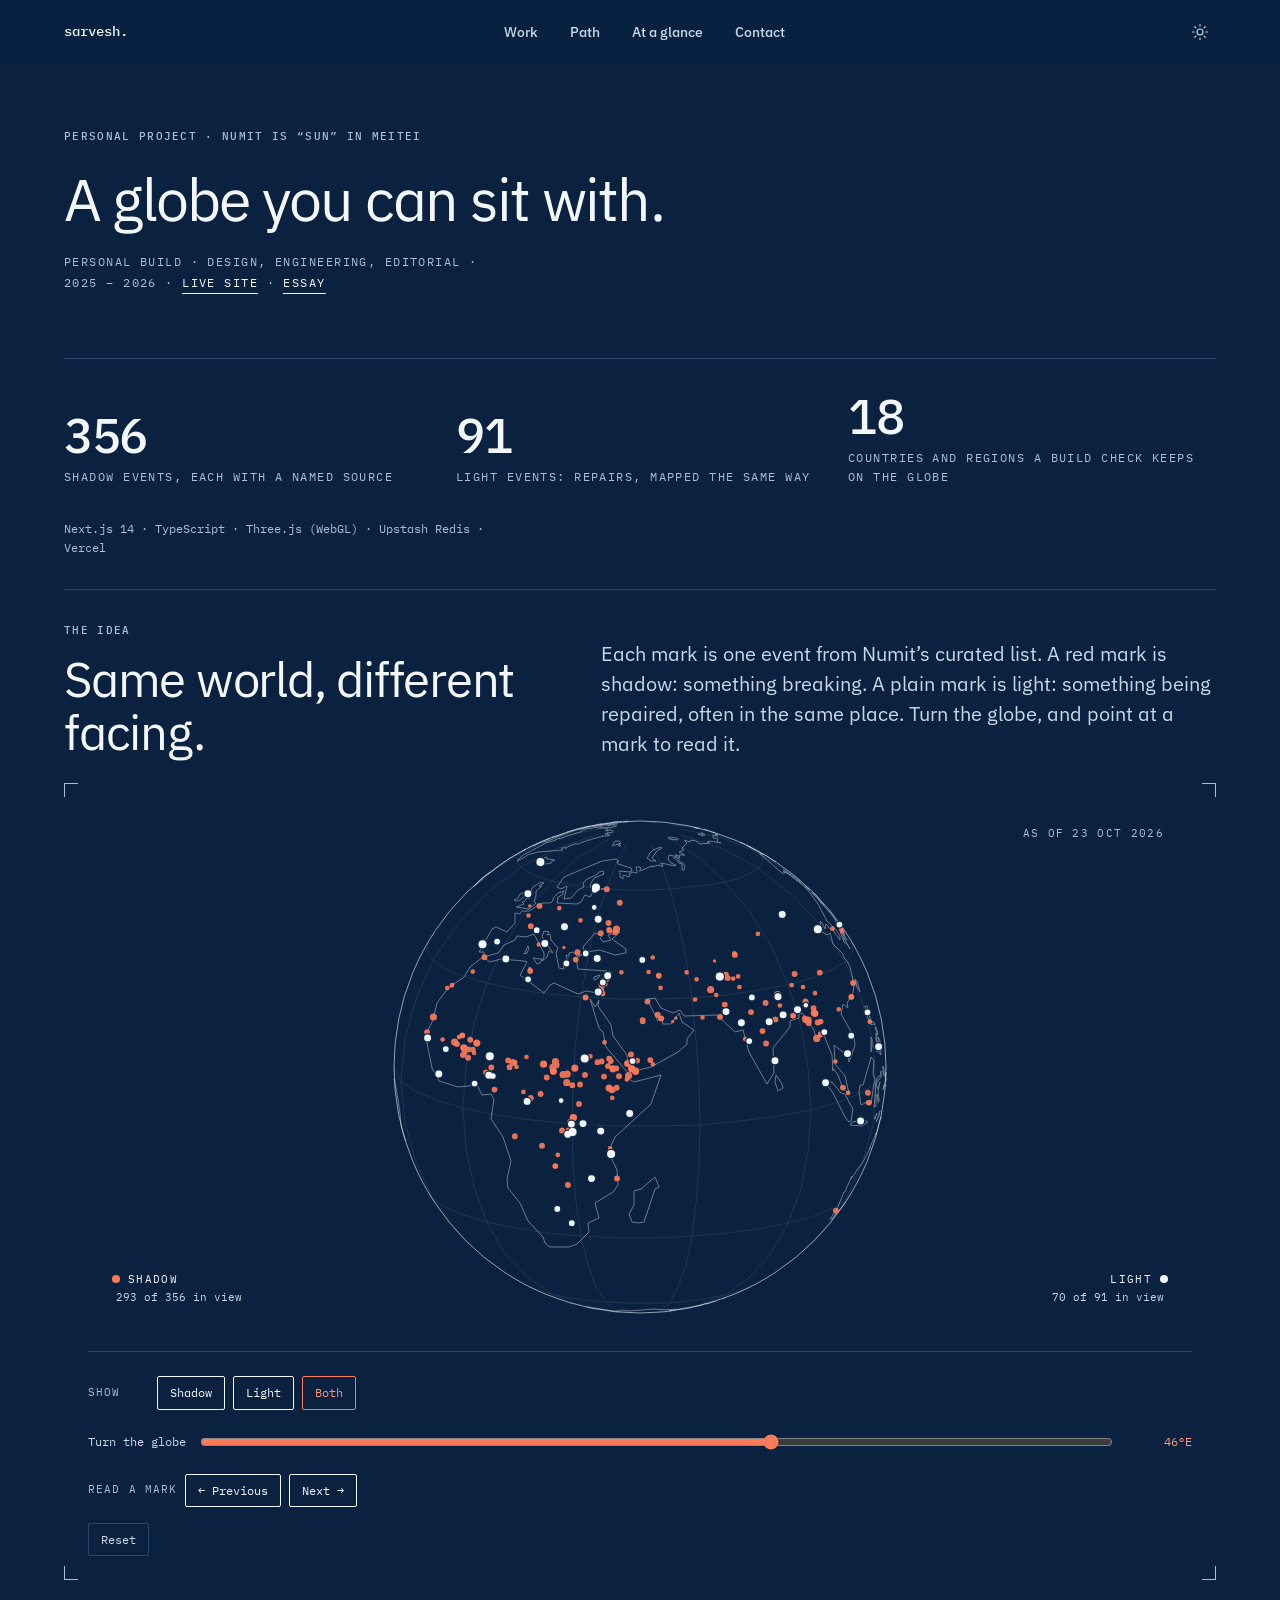
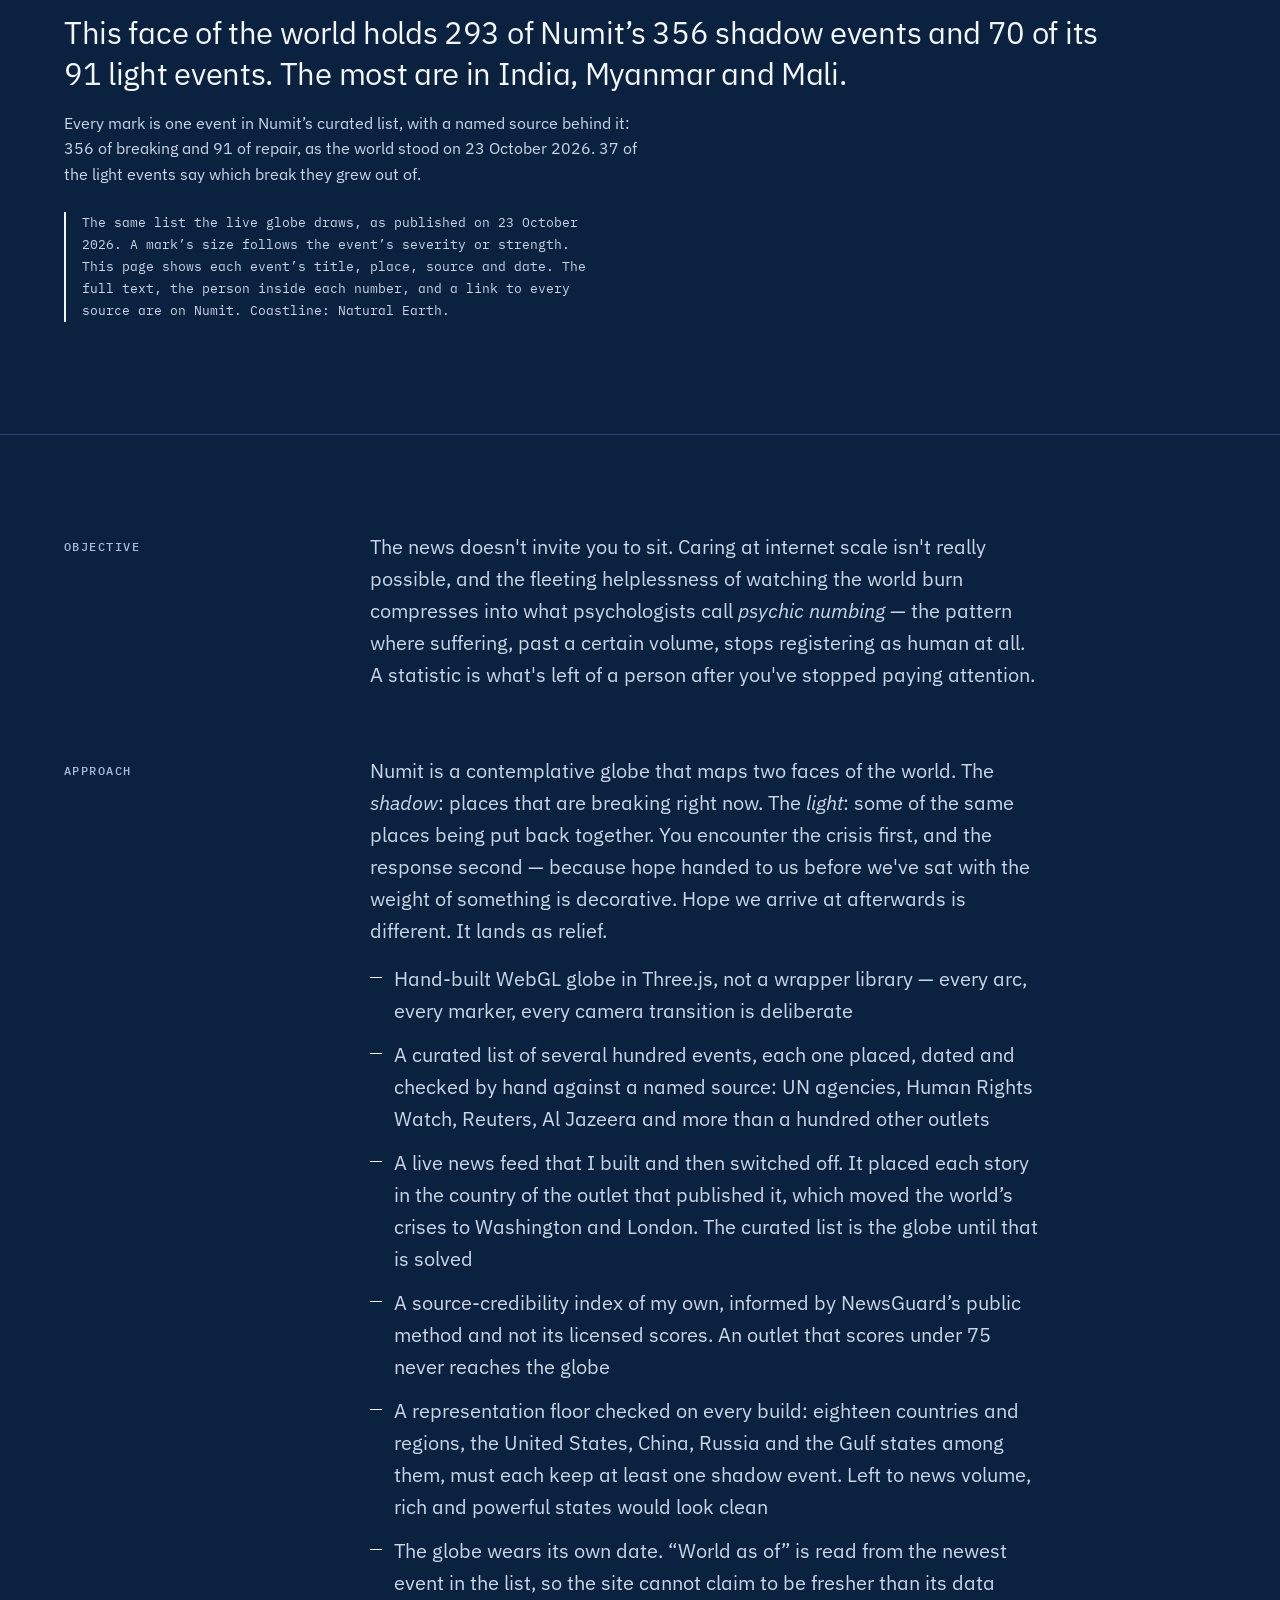
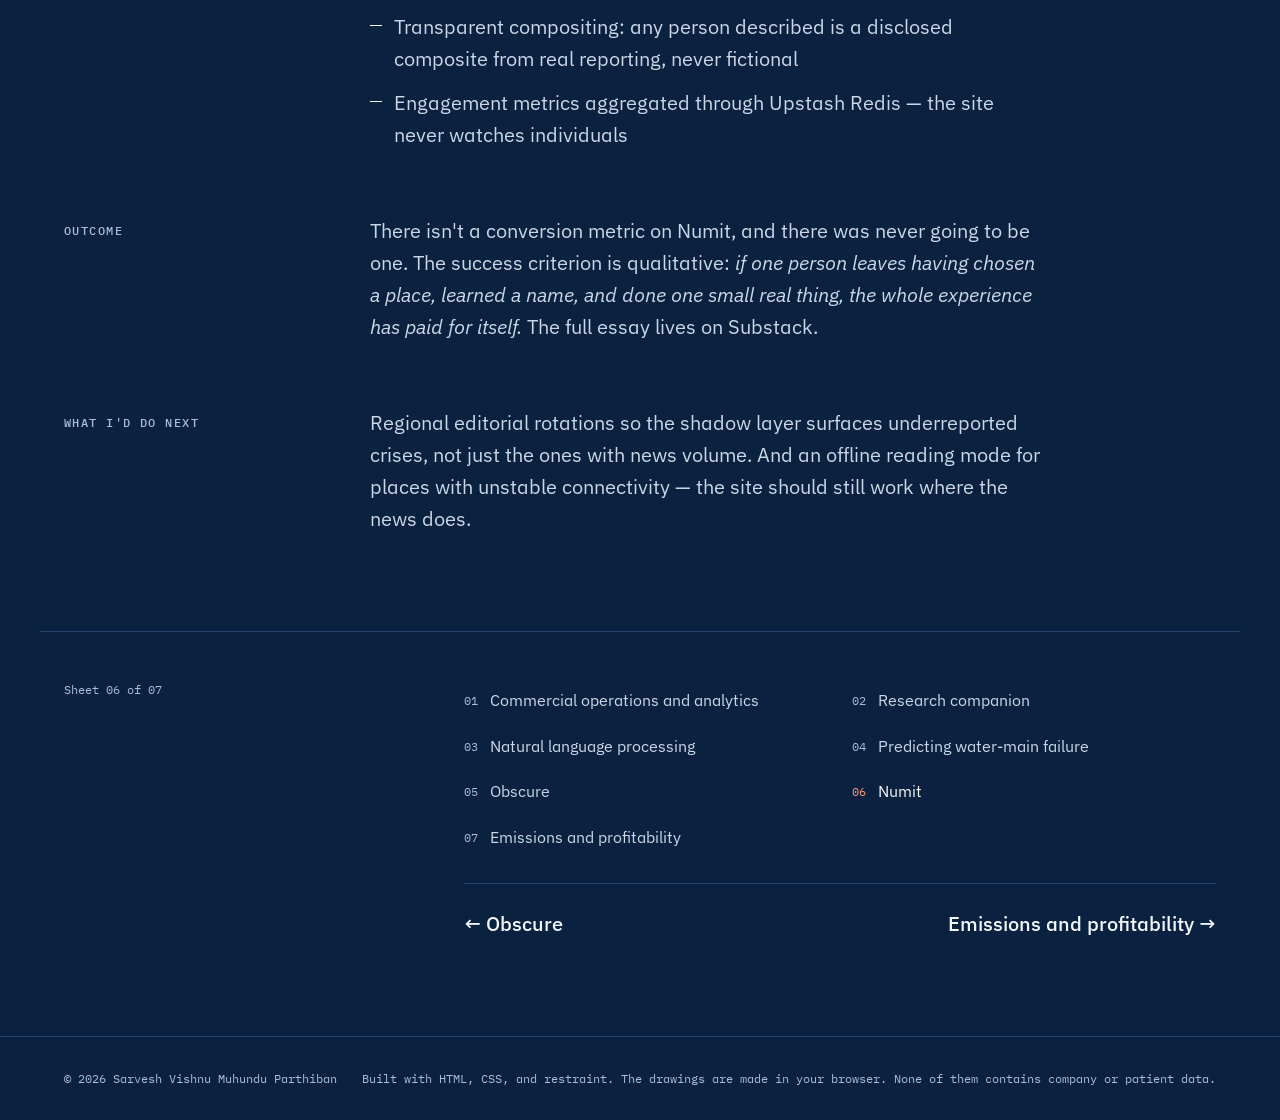
<file: work/numit.html>
<!DOCTYPE html>
<html lang="en">
<head>
  <meta charset="UTF-8" />
  <meta name="viewport" content="width=device-width, initial-scale=1" />
  <meta name="theme-color" content="#0A2240" />
  <meta name="color-scheme" content="dark light" />

  <title>Numit — a contemplative globe of shadow &amp; light — Sarvesh Vishnu</title>
  <meta name="description" content="Numit, “sun” in Meitei, is a hand-built WebGL globe that maps two faces of the world: crises breaking now, and the responses putting them back together. Built to counter psychic numbing." />

  <link rel="canonical" href="https://sarvesh-vishnu.github.io/work/numit.html" />

  <meta property="og:type" content="article" />
  <meta property="og:url" content="https://sarvesh-vishnu.github.io/work/numit.html" />
  <meta property="og:title" content="Numit — a contemplative globe of shadow &amp; light — Sarvesh Vishnu" />
  <meta property="og:description" content="Numit, “sun” in Meitei, is a hand-built WebGL globe that maps two faces of the world: crises breaking now, and the responses putting them back together. Built to counter psychic numbing." />
  <meta property="og:image" content="https://sarvesh-vishnu.github.io/assets/og-image.png" />
  <meta property="og:image:width" content="1200" />
  <meta property="og:image:height" content="630" />
  <meta name="twitter:card" content="summary_large_image" />
  <link rel="icon" type="image/svg+xml" href="../assets/favicon.svg" />

  <link rel="preconnect" href="https://fonts.googleapis.com" />
  <link rel="preconnect" href="https://fonts.gstatic.com" crossorigin />
  <link rel="stylesheet" href="https://fonts.googleapis.com/css2?family=IBM+Plex+Mono:wght@400;500&family=IBM+Plex+Sans:wght@300;400;500&display=swap" />

  <script>
    (function(){var d=document.documentElement;try{d.dataset.theme=localStorage.getItem('sheet')==='white'?'white':'blue';}catch(e){d.dataset.theme='blue';}})();
    if(!window.matchMedia('(prefers-reduced-motion: reduce)').matches)document.documentElement.classList.add('motion');
  </script>

  <link rel="stylesheet" href="../styles.css" />
</head>
<body class="project-page">
  <a href="#main" class="skip">Skip to content</a>

  <header class="site-header" id="header">
    <nav class="nav" aria-label="Primary">
      <a href="../index.html" class="brand">sarvesh.</a>
      <ul class="nav-links" role="list">
        <li><a href="../index.html#work">Work</a></li>
        <li><a href="../index.html#path">Path</a></li>
        <li class="nav-secondary"><a href="../index.html#glance">At a glance</a></li>
        <li><a href="../index.html#contact">Contact</a></li>
      </ul>
      <button type="button" class="theme-toggle" aria-label="Switch to the white print" aria-pressed="false" title="Blue sheet or white print">
        <svg class="theme-icon icon-moon" viewBox="0 0 24 24" width="18" height="18" fill="none" stroke="currentColor" stroke-width="1.5" stroke-linecap="round" stroke-linejoin="round" aria-hidden="true"><path d="M21 12.79A9 9 0 1 1 11.21 3 7 7 0 0 0 21 12.79z"/></svg>
        <svg class="theme-icon icon-sun" viewBox="0 0 24 24" width="18" height="18" fill="none" stroke="currentColor" stroke-width="1.5" stroke-linecap="round" stroke-linejoin="round" aria-hidden="true"><circle cx="12" cy="12" r="4"/><path d="M12 2v2M12 20v2M4.93 4.93l1.41 1.41M17.66 17.66l1.41 1.41M2 12h2M20 12h2M4.93 19.07l1.41-1.41M17.66 6.34l1.41-1.41"/></svg>
      </button>
    </nav>
  </header>

  <main id="main">
    <article>
      <header class="project-hero project-hero--lead">
        <p class="eyebrow">Personal project · Numit is “sun” in Meitei</p>
        <h1>A globe you can sit with.</h1>
        <p class="project-byline">Personal build · Design, engineering, editorial · 2025 – 2026 · <a href="https://numit.vercel.app/" rel="noopener">Live site</a> · <a href="https://bluemammoth.substack.com/p/numit" rel="noopener">Essay</a></p>
      </header>

      <div class="project-facts project-facts--lead">
        <dl class="project-results">
          <div><dt>shadow events, each with a named source</dt><dd><!-- nm:shadow -->356<!-- /nm:shadow --></dd></div>
          <div><dt>light events: repairs, mapped the same way</dt><dd><!-- nm:light -->91<!-- /nm:light --></dd></div>
          <div><dt>countries and regions a build check keeps on the globe</dt><dd><!-- nm:floor -->18<!-- /nm:floor --></dd></div>
        </dl>
        <p class="project-tools">Next.js 14 · TypeScript · Three.js (WebGL) · Upstash Redis · Vercel</p>
      </div>

      <section class="lab" data-lab="globe" aria-labelledby="lab-title">
        <div class="lab-head">
          <div>
            <p class="eyebrow">The idea</p>
            <h2 id="lab-title" class="lab-title">Same world, different facing.</h2>
          </div>
          <p class="lab-lede">Each mark is one event from Numit’s curated list. A red mark is shadow: something breaking. A plain mark is light: something being repaired, often in the same place. Turn the globe, and point at a mark to read it.</p>
        </div>
        <div class="lab-stage">
          <div class="lab-fig lab-globe" role="img" aria-labelledby="lab-title" aria-describedby="lab-now lab-always"><!-- lab:fig --><svg viewBox="0 0 1040 520" preserveAspectRatio="xMidYMid meet" focusable="false"><path class="gl-grat" d="M580,21l-29,-3M537,15l-5,0M505,14l5,1M464,20l26,-3M361,72l7,-5l34,-22l37,-15l40,-8M349,437l-12,-13l-24,-32l-17,-37l-11,-39l-4,-42l4,-41l11,-41l17,-39l24,-35l30,-32l34,-26l37,-19l41,-14M460,499l-1,-1l-27,-11l-26,-18l-22,-24l-17,-30l-13,-35l-8,-38l-3,-41l3,-42l8,-42l13,-41l17,-38l22,-34l26,-30l27,-24l30,-18M503,505l-6,-1l-11,-9l-10,-15l-8,-23l-7,-28l-5,-34l-3,-37l-1,-41l1,-42l3,-43l5,-42l7,-40l8,-36l10,-32l11,-27l11,-20M535,506l5,-2l10,-8l8,-16l8,-22l6,-29l4,-33l3,-38l1,-40l-1,-43l-3,-42l-4,-42l-6,-40l-8,-37l-8,-32l-10,-27l-10,-20M576,500l2,-1l27,-11l25,-18l21,-24l17,-30l13,-34l7,-38l3,-41l-3,-42l-7,-42l-13,-41l-17,-39l-21,-34l-25,-30l-27,-25l-28,-18M679,448l22,-22l24,-32l17,-37l11,-39l3,-42l-3,-41l-11,-41l-17,-39l-24,-36l-29,-31l-34,-27l-37,-20l-40,-13M691,83l-18,-15l-34,-22l-37,-15l-41,-9M409,480l9,3l14,4l16,4l18,2l20,2l21,1l22,0l21,0l20,-2l19,-3l16,-3l15,-4l11,-4M309,387l4,5l12,8l18,8l24,7l28,6l32,5l34,3l37,2l37,0l37,-2l35,-3l32,-4l29,-6l24,-6l19,-8l14,-8l6,-7M274,260l1,4l6,10l14,10l21,9l27,8l32,7l37,5l40,4l42,2l43,0l43,-1l40,-4l38,-5l33,-6l28,-8l22,-9l15,-10l9,-10l1,-6M309,133l-1,2l-1,9l6,9l12,9l18,7l24,7l28,6l32,5l34,3l37,2l37,0l37,-1l35,-3l32,-5l29,-5l24,-7l19,-8l14,-8l7,-9l1,-9l-2,-4M409,40l-7,5l-4,5l-1,5l4,5l7,5l10,5l14,4l16,3l18,3l20,2l21,1l22,0l21,-1l20,-2l19,-2l16,-3l15,-4l11,-5l7,-5l4,-5l1,-5l-4,-5l-7,-5l-1,-1"/><path class="gl-land" d="M491,339l-2,7l8,17l1,15l-5,7l-18,11l4,15l-11,5l1,9l-12,12l-8,3l-19,0l-5,-4l-2,-6l-15,-16l-8,-18l-12,-15l-1,-9l4,-18l-8,-24l-12,-18l3,-20l-3,-5l-9,1l-5,-10l-19,2l-19,-6l-7,-13l-5,-25l0,-11l6,-12l4,-17l11,-15l16,-11l6,-10l13,-10l7,5l11,-3l23,2l3,1l-7,13l24,18l6,-8l4,-2l24,11l8,-3l11,2l10,-22l-29,-2l-2,-11l11,-6l13,-2l15,5l11,-2l0,-4l-14,-10l8,-7l-12,3l3,5l-8,2l-3,-4l2,-2l-7,-3l-12,14l2,6l-8,3l-4,-4l-4,1l0,3l-3,-1l2,8l-5,3l1,3l-5,-1l-3,-15l2,-5l-7,-8l-1,-6l-3,1l2,-3l-5,-1l-2,6l11,16l-4,-2l-2,6l-5,4l2,-4l0,-4l-10,-19l-8,3l-9,-1l-2,4l-11,5l-6,8l-14,4l0,-5l-5,0l13,-23l4,-2l11,5l8,-9l0,-10l5,1l2,-3l7,0l13,-8l8,0l2,-1l2,-5l4,-4l6,-2l-2,4l-4,2l-1,6l20,1l4,-2l4,-7l5,2l3,-5l-2,-2l13,-1l-13,-1l-1,-3l4,-7l10,-4l-1,-3l-4,1l-3,3l-9,4l-4,4l1,4l-6,3l-7,8l-7,1l3,-13l-6,3l-4,-2l7,-10l38,-16l14,-2l3,2l-2,1l1,2l13,4l1,3l-2,1l-11,-1l1,2l0,4l3,2l0,-3l1,-1l4,2l2,-1l-1,-2l4,-2l4,1l0,-2l-1,-4l4,0l1,2l-2,2l1,0l7,-3l5,-2l1,0l-1,1l7,-2l3,2l1,-2l-2,-1l0,-1l14,3l1,-1l-5,-2l-3,-4l1,-4l5,1l0,2l3,2l2,3l3,1l0,6l2,0l1,-4l-2,-3l-4,-2l0,-2l-4,-2l2,-1l-2,-1l2,0l2,3l1,-1l-1,-1l0,-1l6,0l-6,-3l5,-2l-2,-1l0,-1l5,-5l-3,-3l6,2l1,-2l5,1l4,3l10,-1l-3,-1l2,-1l12,2l-4,-1l1,-3l-4,-1l-1,0l0,-3l5,1l-3,-2l3,1l-5,-3l1,1l-2,-1l-1,0l-2,-1l-5,-2M656,55l-5,-3l-4,-3l-18,-9M620,35l11,5l-4,-1l3,1l8,4l1,1l4,3l-3,-2l0,1l6,5l16,14l3,0l-2,-2l7,4l13,10l7,8l8,11l1,2l8,15l9,9l4,6l0,4l-6,-8l0,-1l-4,-2l-4,-5l-1,5l-3,-6l-2,-2l1,9l1,2l5,3l3,-2l3,11l10,10l1,4l3,3l3,6l4,17l-1,9l-6,10l1,5l-5,-4l-2,10l13,23l1,8l-6,17l-1,-6l-14,-11l1,19l10,12l4,17l-6,-4l-5,-14l-5,-7l0,3l-1,-16l-9,-22l-4,7l-3,-1l-2,-9l-12,-17l-3,1l0,4l-9,3l0,6l-17,21l1,25l-7,11l-18,-32l-6,-22l-8,2l-18,-17l-33,1l-4,-6l-7,3l-12,-5l-6,-10l-8,1l11,22l1,-5l2,1l2,7l8,0l8,-11l3,9l12,8l-7,9l0,5l-9,8l-27,15l-21,5l-3,-17l-14,-19l-2,-11l-13,-19l1,-6l-4,7l-5,-8l9,29l4,4l3,15l22,26l-2,4l8,5l27,-7l-10,29l-36,33l-4,9M455,23l2,-1l-6,2l-3,1l-1,0M417,37l-5,2l-4,2M402,44l4,-2l-14,8l-2,1l-8,6l-6,4l-3,3l-4,2l1,-1M274,272l1,4l3,16l2,14l1,13l5,15M466,500l2,0l5,1l2,0l18,3l6,0l2,-1l8,1l26,-2l10,1l11,-1l-1,1l-4,0l1,0l-3,1l1,0l9,-2l6,-1l12,-2l5,-1l4,-2l0,1l6,-2l4,-1M603,492l2,-1M725,396l-6,8l-3,3l-4,5l-2,0l7,-10l7,-17l1,0l2,-5l5,-11l-1,3l6,-9l6,-8l7,-14l0,1l0,-2l5,-11l1,-3l0,2l3,-11l1,-4l1,-2l0,-1l0,1M726,395l-1,1M489,23l3,0l1,2l-2,1l-4,-1l1,2l-1,0l-2,0l5,1l-2,1l-6,0l1,0l-7,2l-4,1l-2,1l-2,0l-2,1l-3,1l-1,0l-3,2l-5,0l-4,2l-1,0l-4,3l1,-2l-3,1l-2,0l2,2l-25,2l-11,3l-2,2l-8,4l6,-6l23,-12l10,-3l-1,0l5,-2l-1,1l6,-2l2,-1l13,-4l6,-3l5,-1l0,1l4,-2l3,1l3,0l3,0l3,0l1,1l-3,2l4,-1M458,22l1,0l-14,5l-5,2l-1,0l-11,5l-6,1l7,-3l-12,5l-2,1l6,-3l-8,4l17,-8l1,0M434,30l-2,0l5,-1l3,-1l12,-4l5,-2l8,-2l5,-1l-1,1l-1,0l-3,0l1,1l-5,1l-2,0l-1,0M497,18l-1,1l-6,2l-3,-1l-1,1l-5,-1l1,-1l-1,1l-3,0l-2,0l-3,0l7,-2l1,0l2,0l-3,1l4,-1l1,0l5,0l-2,1l3,-1l6,0M765,278l0,-1l0,3l0,-4l1,-4l-1,-2l1,-5l0,8l0,1M760,269l1,-5l0,6l-4,5l-1,3l2,4l2,-7l-2,8l1,10l-1,3l1,-4l-1,2l-1,-7l-1,2l0,10l-2,1l1,-9l0,-2l1,-15l2,-4l2,-1M410,91l2,-7l-2,1l3,-5l8,-5l3,1l-5,3l3,0l-6,5l0,5l-2,5l2,2l-7,6l-13,-2l8,-3l-2,-2l2,0l3,-4l3,0M709,104l11,15l3,5l2,4l-2,-2l0,5l2,2l5,9l-3,-5l-3,-2l-4,-11l0,-2l-4,-7l1,1l-4,-7l-9,-10l-1,-1l6,6M749,258l2,-8l3,4l-1,12l2,7l-1,3l-3,21l-2,1l-2,-3l-6,3l-2,-13l1,-7l3,0l6,-20M529,47l4,-4l8,-3l1,1l-5,3l-3,4l-2,3l4,3l-5,0l-4,-3l3,-4l-1,0M369,66l-4,3l-3,4l-3,2l1,-1l-4,4l-3,2l4,-4l-1,1l5,-5l9,-6l-1,0M493,16l-1,0l-2,0l4,-1M497,15l-1,0l4,0M502,15l-8,0l3,0l-4,1M664,63l16,11l-1,0l5,5l5,3l-2,-1l3,3l-2,-2l-22,-17l-1,-1l-2,-2l1,1M435,53l-3,1l-1,2l-10,2l-2,-3l3,-1l0,-2l1,1l1,-2l3,-1l0,2l8,1M729,295l4,7l-2,12l-2,1l-4,-5l-12,-24l-7,-10l6,-1l9,11l4,1l4,8M535,370l4,10l-4,2l-11,33l-6,1l-6,-1l-3,-8l5,-9l0,-14l7,-2l14,-12M695,88l-2,-2l4,3l4,6l-1,-1l4,4l0,1l-3,-3l-3,-4l-7,-7l4,3M482,17l-3,0l-1,1l-2,0M495,17l-5,1l-4,0l1,-1l2,0l2,0l4,0M760,234l1,14l-2,-2l-1,-5l-1,1l0,3l0,-4l2,-8l-1,-3l2,4M473,19l4,-1l5,-1l4,0l-4,1l-4,0l-9,2l-1,0l5,-1M405,89l-5,4l-4,1l-2,-1l4,-2l2,-4l8,-3l0,3l-3,2M747,199l4,16l3,0l1,3l-3,-1l-1,1l-4,-9l-2,-10l2,0M487,17l-2,0l-2,0l2,0l2,-1l1,0l1,0l-2,1M498,16l-4,0l-3,0l1,0l4,0l2,0M737,314l7,-1l4,2l-6,4l-12,-1l2,-3l5,-1M548,31l1,-1l7,1l2,1l0,1l-8,-1l-2,-1M578,27l3,0l3,0l1,1l-2,1l-5,-2M498,34l1,0l2,2l-9,3l3,-5l3,0M501,39l-2,0l-1,-1l1,0l0,-1l2,2M662,277l1,4l-5,3l-3,-9l1,-7l6,9M420,152l2,0l-2,4l-3,1l-4,-6l7,1M752,239l-1,6l0,-11l0,-4l1,3l0,6M725,132l-2,-5l1,1l2,3l1,2l-2,-1M461,22l2,-1l1,0l-5,1l2,0M479,18l1,-1l1,0l1,0l-3,1M491,17l-3,0l2,0l2,-1l-1,1M501,15l-2,0l1,0l2,0l-1,0M478,18l-5,1l-2,0M472,19l4,-1l2,0M508,14l-2,1l-2,0l-1,0l5,-1M758,311l-2,4l3,-7l1,-4l-2,7M764,278l0,3l-1,2l1,-5M763,259l1,3l0,7l-1,-4l0,-6M755,310l2,-4l-2,6l-1,0l1,-2M581,26l1,0l1,0l-1,1l-1,-1M576,21l-2,-1l2,1l3,0l-3,0M737,174l3,11l-3,-5l-2,-8l2,2M408,139l1,2l-2,5l-3,1l4,-8M756,232l0,-6l1,4l0,6l-1,-4M756,220l2,8l-1,-2l-2,-6l1,0M474,170l6,-2l-2,3l-4,2l0,-3"/><circle class="gl-sphere" cx="520.0" cy="260.0" r="246.0"/><path class="gl-s" stroke-width="3.4" d="M552.7,214.6h0M409.8,161.8h0M443.9,140.5h0M697.8,122.2h0M555.9,211.1h0M409.7,98.9h0M594.5,154.0h0"/><path class="gl-s" stroke-width="4.7" d="M485.4,177.2h0M354.6,276.5h0M538.8,168.8h0M677.6,203.0h0M480.7,324.1h0M631.9,190.4h0M749.9,214.7h0M408.5,108.5h0M327.3,181.1h0M352.8,164.6h0M418.9,137.5h0M474.2,100.4h0M715.4,254.5h0M673.1,208.8h0M481.4,182.3h0M480.8,183.9h0M480.3,185.1h0M460.5,113.3h0M488.8,122.4h0M484.5,235.3h0M454.8,261.2h0M470.5,249.3h0M700.9,227.5h0M692.9,205.7h0M695.0,186.2h0M695.0,206.0h0M435.3,359.1h0M448.9,324.0h0M437.8,347.9h0M512.6,254.0h0M532.9,257.3h0M507.6,256.5h0M354.1,246.0h0M322.6,232.5h0M406.5,250.0h0M325.9,241.6h0M339.0,230.1h0M492.3,290.9h0M489.1,281.0h0M487.8,170.8h0M489.3,166.5h0M501.4,165.3h0M485.4,177.2h0M487.3,172.4h0M482.8,175.4h0M484.1,173.5h0M482.8,175.4h0M528.6,165.0h0M566.6,165.3h0M540.6,180.9h0M614.4,146.4h0M671.6,178.2h0M637.9,126.9h0M731.3,189.9h0M631.9,190.4h0M618.1,169.4h0M625.2,232.0h0M673.1,208.8h0M331.9,178.4h0M613.2,171.6h0M619.4,180.0h0M395.2,255.4h0M576.6,172.3h0M521.0,154.1h0M759.0,242.1h0M332.1,178.0h0M596.2,188.0h0M575.1,192.5h0M342.3,228.4h0M354.1,246.0h0M582.5,210.5h0M403.4,284.9h0M396.5,259.9h0M631.9,190.4h0M618.1,169.4h0M659.9,198.5h0M655.0,253.8h0M439.3,101.2h0M722.2,124.5h0M721.0,121.6h0M712.5,121.7h0M728.1,285.9h0M465.6,190.5h0M683.0,180.0h0M490.2,341.3h0M506.9,272.4h0M718.7,202.3h0M532.7,150.5h0"/><path class="gl-s" stroke-width="5.9" d="M478.2,112.3h0M530.3,253.1h0M372.8,269.0h0M600.0,209.9h0M694.8,206.5h0M685.3,212.2h0M342.9,248.0h0M538.8,168.8h0M599.8,169.5h0M697.8,122.2h0M374.5,282.6h0M484.2,175.5h0M394.8,329.3h0M747.9,285.7h0M631.9,190.4h0M541.3,211.5h0M435.3,359.1h0M463.0,316.6h0M614.9,147.9h0M499.8,95.7h0M371.3,260.5h0M477.4,185.4h0M478.2,185.0h0M480.8,183.9h0M478.2,185.0h0M480.9,183.5h0M478.2,185.0h0M478.2,185.0h0M477.8,185.4h0M495.2,125.2h0M488.5,116.0h0M480.8,126.3h0M478.2,112.3h0M465.1,252.0h0M424.2,257.3h0M477.5,255.2h0M433.4,264.3h0M693.5,201.1h0M686.5,213.6h0M685.2,213.1h0M697.7,215.5h0M447.7,327.2h0M452.6,310.5h0M442.0,323.5h0M511.7,261.7h0M515.8,265.1h0M342.3,228.4h0M342.9,248.0h0M344.0,241.3h0M484.0,269.6h0M492.9,261.8h0M496.7,280.7h0M481.5,177.8h0M538.8,168.8h0M686.0,196.0h0M522.3,152.9h0M599.8,169.5h0M337.0,237.1h0M352.8,242.6h0M688.7,216.2h0M448.9,324.0h0M453.5,310.6h0M460.1,277.5h0M389.6,260.2h0M497.0,371.4h0M599.8,169.5h0M684.8,211.4h0M490.7,254.0h0M463.0,316.6h0M344.5,245.4h0M348.3,242.4h0M348.1,250.7h0M350.2,232.7h0M356.8,236.1h0M388.2,253.4h0M369.8,249.3h0M450.1,315.0h0M422.0,338.8h0M435.3,359.1h0M695.0,206.0h0M700.5,214.6h0M700.8,227.1h0M511.0,247.5h0M517.1,253.6h0M607.8,171.1h0M604.8,197.6h0M490.7,254.0h0M489.1,251.8h0M481.6,254.5h0M407.1,294.4h0M420.6,287.0h0M410.7,291.0h0M484.0,269.6h0M491.6,283.2h0M499.0,269.2h0M488.0,259.1h0M599.8,169.5h0M604.2,169.8h0M631.0,205.1h0M685.7,196.1h0M685.8,198.3h0M642.5,224.1h0M646.1,236.5h0M645.6,195.9h0M342.9,248.0h0M497.0,371.4h0M337.0,237.1h0M452.3,278.3h0M499.8,95.7h0M486.8,82.2h0M715.9,403.8h0M410.2,164.0h0M457.5,145.3h0M465.6,190.5h0M522.7,214.3h0M699.8,165.6h0M537.7,207.8h0M527.5,194.6h0M477.2,151.4h0M655.4,212.4h0M645.6,195.9h0M481.3,183.1h0M482.1,178.2h0M522.7,213.1h0M538.8,168.8h0M459.0,297.0h0M496.3,261.4h0M463.0,316.6h0M366.0,265.5h0M342.9,248.0h0M426.7,270.5h0M489.4,123.5h0M474.2,100.4h0M364.5,150.2h0M455.7,152.6h0M631.9,190.4h0M673.1,208.8h0M685.4,194.4h0M605.9,167.6h0M722.9,280.6h0M674.6,167.0h0M731.3,189.9h0M733.1,176.0h0M748.9,295.6h0M377.1,134.6h0M478.2,185.0h0M465.0,267.9h0M510.6,307.7h0M410.8,119.3h0M307.1,225.1h0M465.7,146.4h0M368.5,268.2h0M492.9,282.8h0M419.5,98.9h0M447.9,378.0h0M482.4,186.4h0M499.8,95.7h0M492.9,261.8h0"/><path class="gl-s" stroke-width="7.2" d="M478.2,185.0h0M454.8,261.2h0M448.9,324.0h0M453.5,310.6h0M489.1,281.0h0M393.0,255.5h0M478.2,185.0h0M496.5,122.0h0M435.9,258.0h0M435.4,254.5h0M443.1,267.7h0M448.9,324.0h0M343.8,240.8h0M694.8,206.5h0M435.5,258.0h0M510.1,306.5h0M492.9,261.8h0M447.3,327.2h0M464.7,251.5h0M433.4,264.3h0M454.8,261.2h0M507.6,256.5h0M511.7,261.7h0M423.5,257.2h0M590.6,182.7h0M478.2,185.0h0M447.2,267.1h0M446.7,275.7h0M334.6,235.1h0M356.8,236.1h0M478.2,112.3h0M313.4,210.0h0M599.9,169.9h0M677.5,202.6h0M688.2,213.2h0M657.6,187.7h0M432.9,260.3h0M515.4,263.9h0M508.7,268.5h0M696.7,231.4h0"/><path class="gl-l-halo" stroke-width="7.1" d="M685.8,198.3h0M441.1,293.6h0M474.2,100.4h0"/><path class="gl-l-halo" stroke-width="8.2" d="M372.8,269.0h0M325.8,242.1h0M719.4,117.6h0M465.7,146.4h0M354.6,276.5h0M416.7,123.2h0M451.8,416.2h0M677.6,203.0h0M377.1,134.6h0M420.4,55.1h0M731.2,228.7h0M437.3,401.9h0M474.7,82.8h0M480.7,324.1h0M452.6,325.5h0M629.2,234.1h0M631.9,190.4h0M522.3,152.9h0M512.6,254.0h0M704.3,225.1h0M481.1,324.2h0M747.5,205.3h0M446.4,156.4h0M482.8,175.4h0M408.1,172.3h0"/><path class="gl-l-halo" stroke-width="9.4" d="M478.2,185.0h0M478.2,112.3h0M658.0,189.8h0M463.0,316.6h0M655.0,253.8h0M480.7,324.1h0M758.6,239.7h0M662.2,107.4h0M487.7,168.8h0M447.7,327.2h0M509.7,306.5h0M606.0,204.6h0M318.8,267.0h0M740.6,314.0h0M307.6,230.9h0M677.5,202.6h0M407.9,86.7h0M621.4,215.7h0M705.6,275.8h0M471.5,371.6h0M663.1,207.9h0M649.2,214.7h0M477.2,151.4h0M451.4,317.1h0M385.9,151.9h0M368.8,268.2h0M407.1,294.4h0M478.2,112.3h0M424.8,136.5h0M444.5,119.8h0M599.9,169.9h0M727.5,246.6h0M444.5,119.8h0"/><path class="gl-l-halo" stroke-width="10.5" d="M362.5,137.3h0M452.6,325.1h0M420.4,55.1h0M491.1,346.9h0M697.8,122.2h0M464.7,251.5h0M599.8,169.5h0M369.8,249.3h0M476.0,80.5h0"/><path class="gl-l" stroke-width="4.6" d="M685.8,198.3h0M441.1,293.6h0M474.2,100.4h0"/><path class="gl-l" stroke-width="5.7" d="M372.8,269.0h0M325.8,242.1h0M719.4,117.6h0M465.7,146.4h0M354.6,276.5h0M416.7,123.2h0M451.8,416.2h0M677.6,203.0h0M377.1,134.6h0M420.4,55.1h0M731.2,228.7h0M437.3,401.9h0M474.7,82.8h0M480.7,324.1h0M452.6,325.5h0M629.2,234.1h0M631.9,190.4h0M522.3,152.9h0M512.6,254.0h0M704.3,225.1h0M481.1,324.2h0M747.5,205.3h0M446.4,156.4h0M482.8,175.4h0M408.1,172.3h0"/><path class="gl-l" stroke-width="6.9" d="M478.2,185.0h0M478.2,112.3h0M658.0,189.8h0M463.0,316.6h0M655.0,253.8h0M480.7,324.1h0M758.6,239.7h0M662.2,107.4h0M487.7,168.8h0M447.7,327.2h0M509.7,306.5h0M606.0,204.6h0M318.8,267.0h0M740.6,314.0h0M307.6,230.9h0M677.5,202.6h0M407.9,86.7h0M621.4,215.7h0M705.6,275.8h0M471.5,371.6h0M663.1,207.9h0M649.2,214.7h0M477.2,151.4h0M451.4,317.1h0M385.9,151.9h0M368.8,268.2h0M407.1,294.4h0M478.2,112.3h0M424.8,136.5h0M444.5,119.8h0M599.9,169.9h0M727.5,246.6h0M444.5,119.8h0"/><path class="gl-l" stroke-width="8.0" d="M362.5,137.3h0M452.6,325.1h0M420.4,55.1h0M491.1,346.9h0M697.8,122.2h0M464.7,251.5h0M599.8,169.5h0M369.8,249.3h0M476.0,80.5h0"/><circle class="gl-key-s" cx="28" cy="472" r="4"/><text class="fig-lab sp-on sp-level" x="40" y="476">SHADOW</text><text class="fig-lab" x="28" y="494">293 of 356 in view</text><circle class="gl-key-l" cx="1012" cy="472" r="4"/><text class="fig-lab sp-on sp-level" text-anchor="end" x="1000" y="476">LIGHT</text><text class="fig-lab" text-anchor="end" x="1012" y="494">70 of 91 in view</text><text class="fig-lab fig-lab-quiet sp-level" text-anchor="end" x="1012" y="30">AS OF 23 OCT 2026</text></svg><!-- /lab:fig --></div>
          <div class="lab-controls"></div>
        </div>
        <p class="lab-now" id="lab-now" aria-live="polite"><!-- lab:now -->This face of the world holds 293 of Numit’s 356 shadow events and 70 of its 91 light events. The most are in India, Myanmar and Mali.<!-- /lab:now --></p>
        <p class="lab-always" id="lab-always"><!-- lab:always -->Every mark is one event in Numit’s curated list, with a named source behind it: 356 of breaking and 91 of repair, as the world stood on 23 October 2026. 37 of the light events say which break they grew out of.<!-- /lab:always --></p>
        <p class="lab-note">The same list the live globe draws, as published on <!-- nm:asof -->23 October 2026<!-- /nm:asof -->. A mark’s size follows the event’s severity or strength. This page shows each event’s title, place, source and date. The full text, the person inside each number, and a link to every source are on Numit. Coastline: Natural Earth.</p>
      </section>


      <div class="paper">
      <section class="project-body-prose">
        <h2>Objective</h2>
        <p>The news doesn't invite you to sit. Caring at internet scale isn't really possible, and the fleeting helplessness of watching the world burn compresses into what psychologists call <em>psychic numbing</em> — the pattern where suffering, past a certain volume, stops registering as human at all. A statistic is what's left of a person after you've stopped paying attention.</p>

        <h2>Approach</h2>
        <p>Numit is a contemplative globe that maps two faces of the world. The <em>shadow</em>: places that are breaking right now. The <em>light</em>: some of the same places being put back together. You encounter the crisis first, and the response second — because hope handed to us before we've sat with the weight of something is decorative. Hope we arrive at afterwards is different. It lands as relief.</p>

        <ul>
          <li>Hand-built WebGL globe in Three.js, not a wrapper library — every arc, every marker, every camera transition is deliberate</li>
          <li>A curated list of several hundred events, each one placed, dated and checked by hand against a named source: UN agencies, Human Rights Watch, Reuters, Al Jazeera and more than a hundred other outlets</li>
          <li>A live news feed that I built and then switched off. It placed each story in the country of the outlet that published it, which moved the world’s crises to Washington and London. The curated list is the globe until that is solved</li>
          <li>A source-credibility index of my own, informed by NewsGuard’s public method and not its licensed scores. An outlet that scores under 75 never reaches the globe</li>
          <li>A representation floor checked on every build: eighteen countries and regions, the United States, China, Russia and the Gulf states among them, must each keep at least one shadow event. Left to news volume, rich and powerful states would look clean</li>
          <li>The globe wears its own date. “World as of” is read from the newest event in the list, so the site cannot claim to be fresher than its data</li>
          <li>Transparent compositing: any person described is a disclosed composite from real reporting, never fictional</li>
          <li>Engagement metrics aggregated through Upstash Redis — the site never watches individuals</li>
        </ul>
      </section>

      <section class="project-body-prose">
        <h2>Outcome</h2>
        <p>There isn't a conversion metric on Numit, and there was never going to be one. The success criterion is qualitative: <em>if one person leaves having chosen a place, learned a name, and done one small real thing, the whole experience has paid for itself.</em> The full essay lives on <a href="https://bluemammoth.substack.com/p/numit" rel="noopener">Substack</a>.</p>

        <h2>What I'd do next</h2>
        <p>Regional editorial rotations so the shadow layer surfaces underreported crises, not just the ones with news volume. And an offline reading mode for places with unstable connectivity — the site should still work where the news does.</p>
      </section>
      </div>
    </article>

    <nav class="sheet-nav" aria-label="All sheets">
      <p class="sheet-nav-here">Sheet 06 of 07</p>
      <ol class="sheet-nav-list" role="list">
        <li><a href="commercial-analytics.html"><span>01</span> Commercial operations and analytics</a></li>
        <li><a href="research-companion.html"><span>02</span> Research companion</a></li>
        <li><a href="nlp.html"><span>03</span> Natural language processing</a></li>
        <li><a href="wv-water.html"><span>04</span> Predicting water-main failure</a></li>
        <li><a href="obscure.html"><span>05</span> Obscure</a></li>
        <li><a href="numit.html" aria-current="page"><span>06</span> Numit</a></li>
        <li><a href="esg-causal.html"><span>07</span> Emissions and profitability</a></li>
      </ol>
      <p class="sheet-nav-step">
        <a href="obscure.html" rel="prev">← Obscure</a>
        <a href="esg-causal.html" rel="next">Emissions and profitability →</a>
      </p>
    </nav>
  </main>

  <footer class="site-footer">
    <div class="footer-inner">
      <p class="foot-line">© 2026 Sarvesh Vishnu Muhundu Parthiban</p>
      <p class="foot-line foot-meta">Built with HTML, CSS, and restraint. The drawings are made in your browser. None of them contains company or patient data.</p>
    </div>
  </footer>

  <noscript>
    <style>
      .reveal { opacity: 1 !important; transform: none !important; }
      .site-header { border-bottom: 1px solid var(--line); }
      .theme-toggle { display: none; }
    </style>
  </noscript>

  <!-- Smooth scroll: Lenis 1.3.27 — vendored, pinned (design.md §14.9) -->
  <script src="../assets/vendor/lenis.min.js" defer></script>
  <script src="../main.js" defer></script>
  <script src="../motion.js" defer></script>
  <script src="../assets/data/numit-events.js" defer></script>
  <script src="../lab.js" defer></script>
  <script src="../count.js" defer></script>
</body>
</html>
</file>
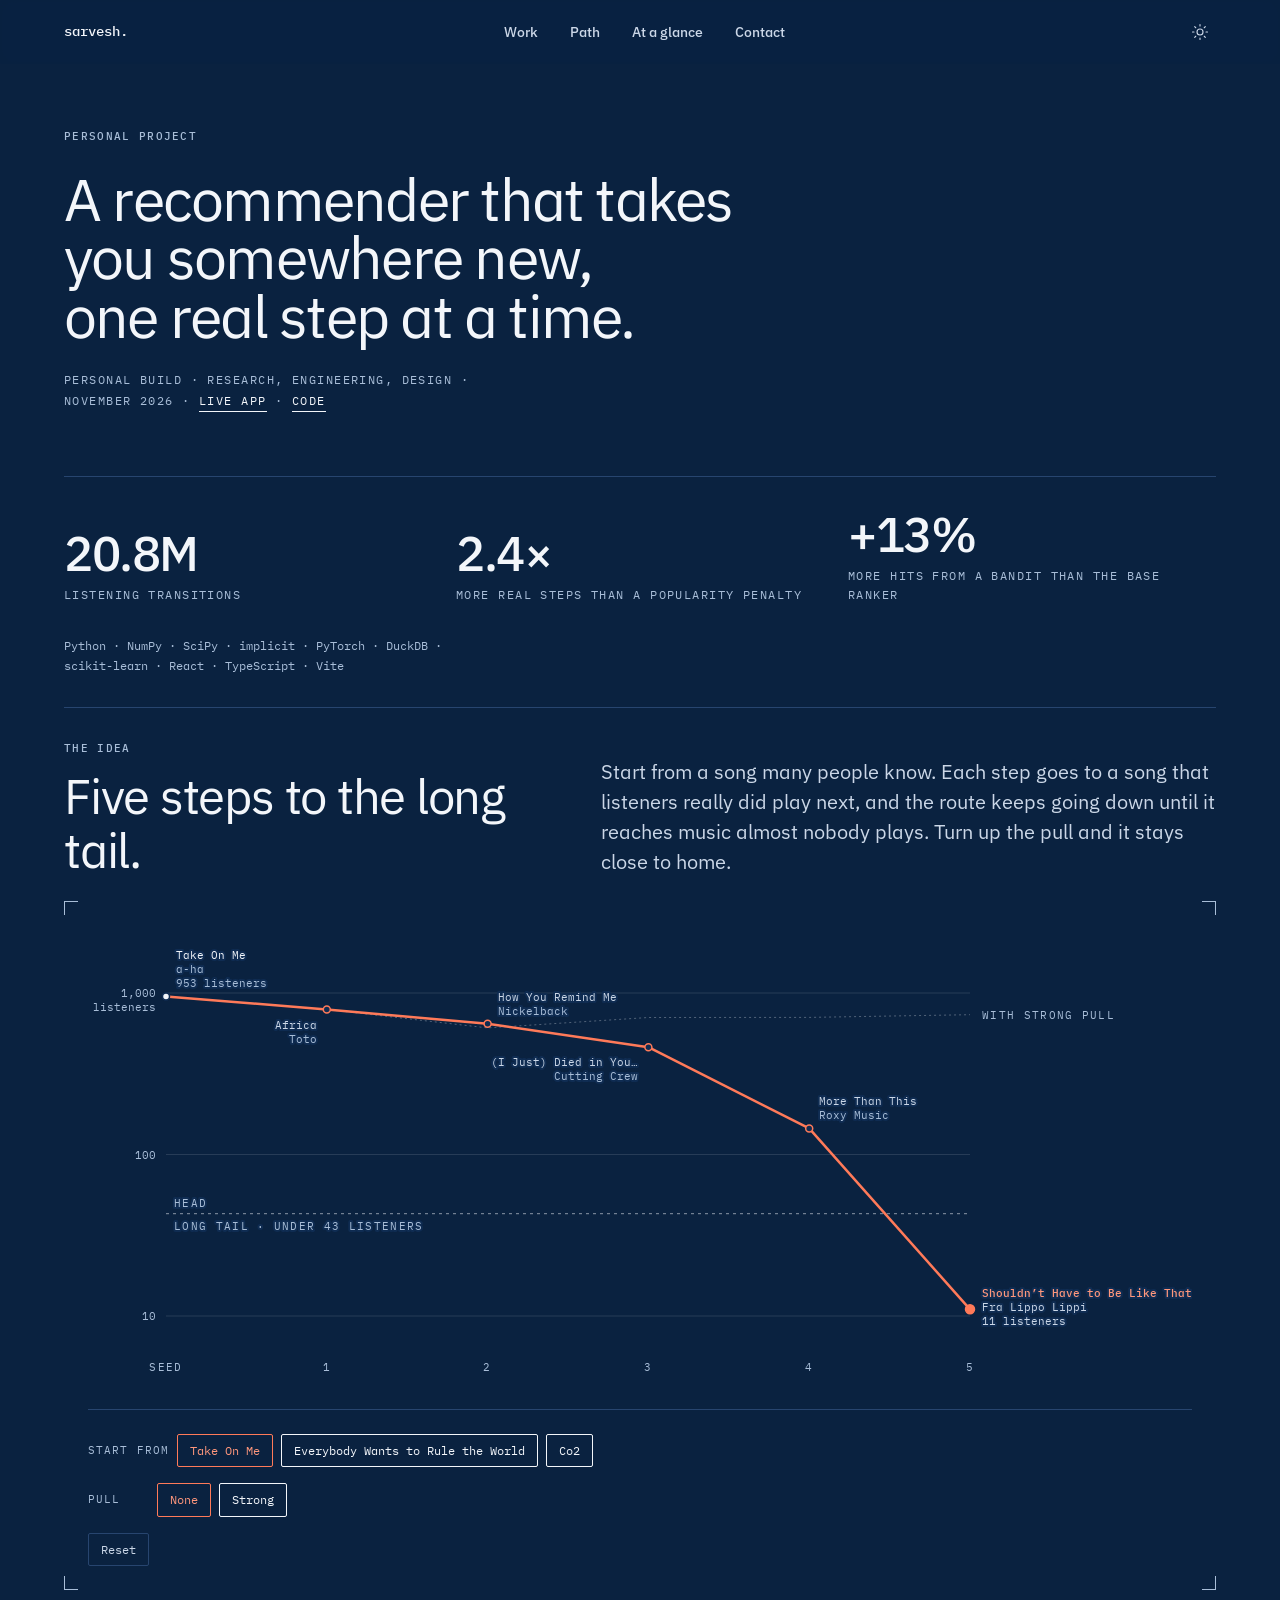
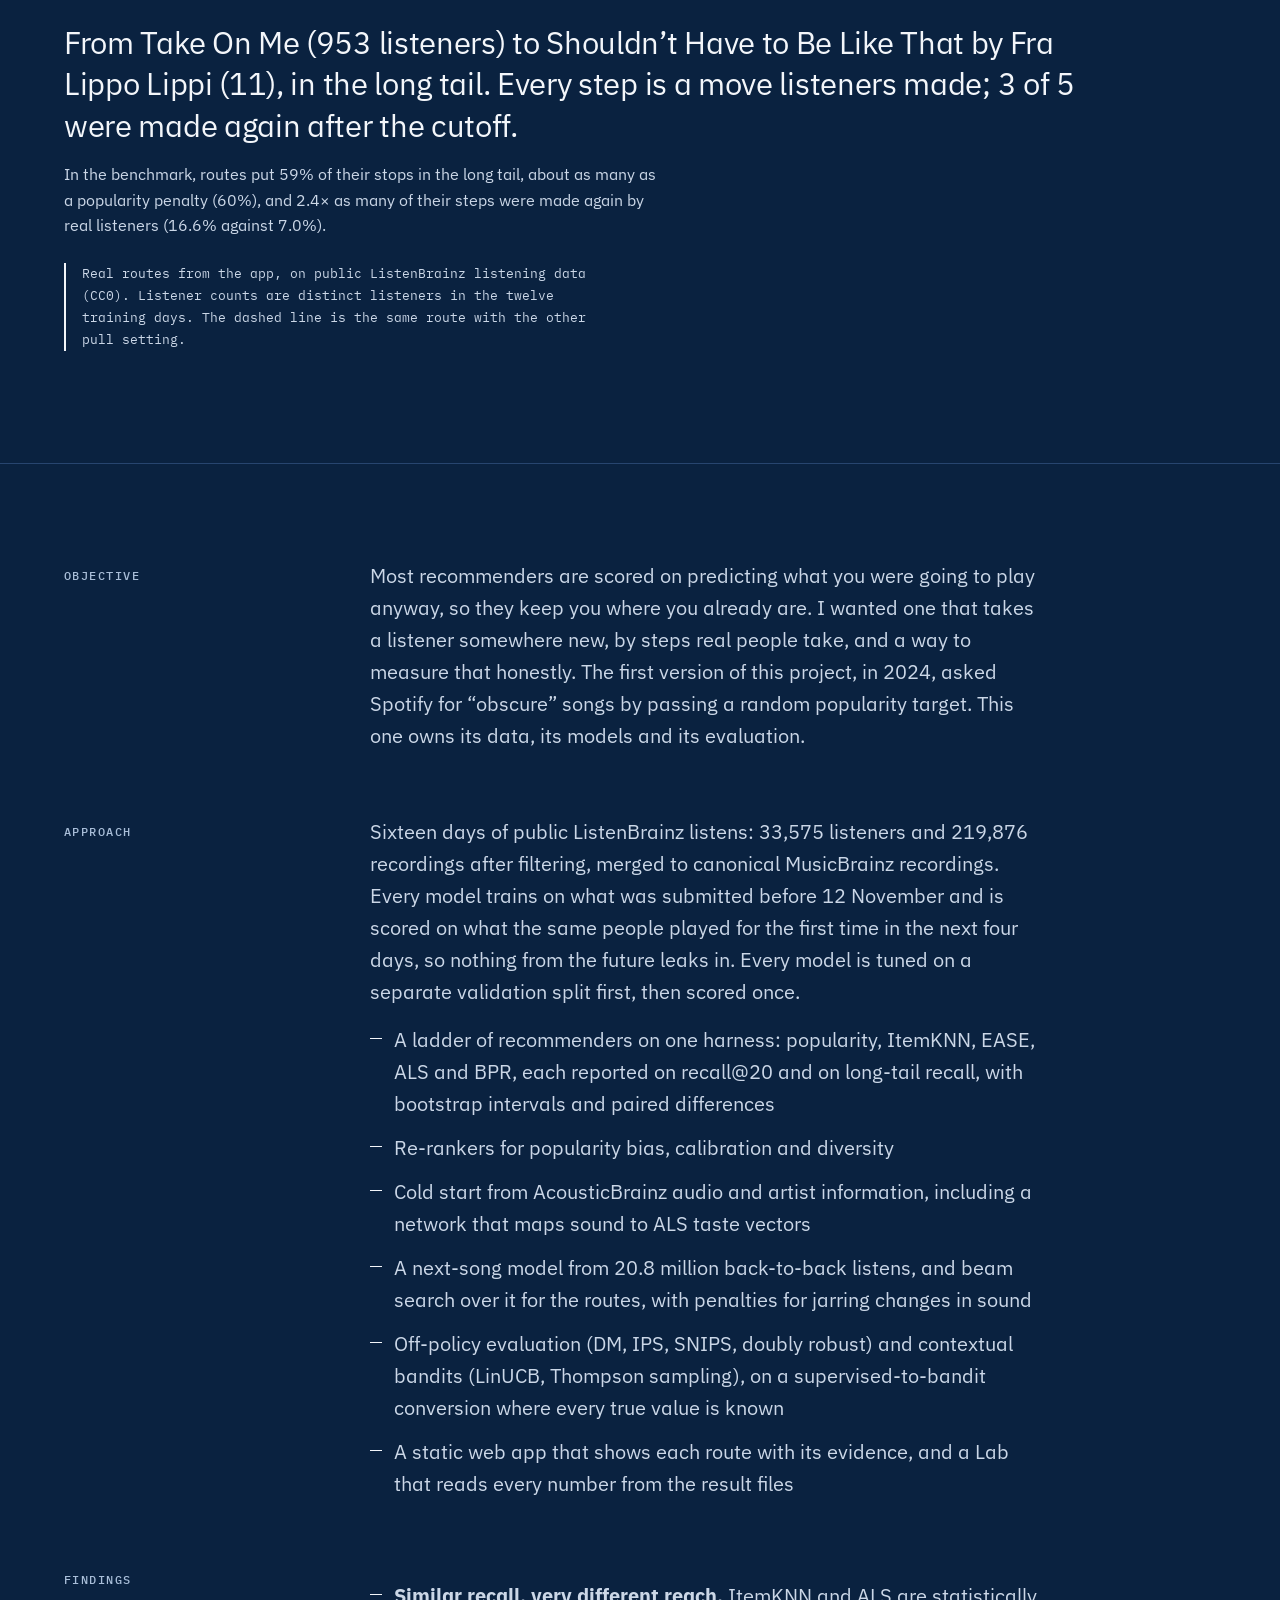
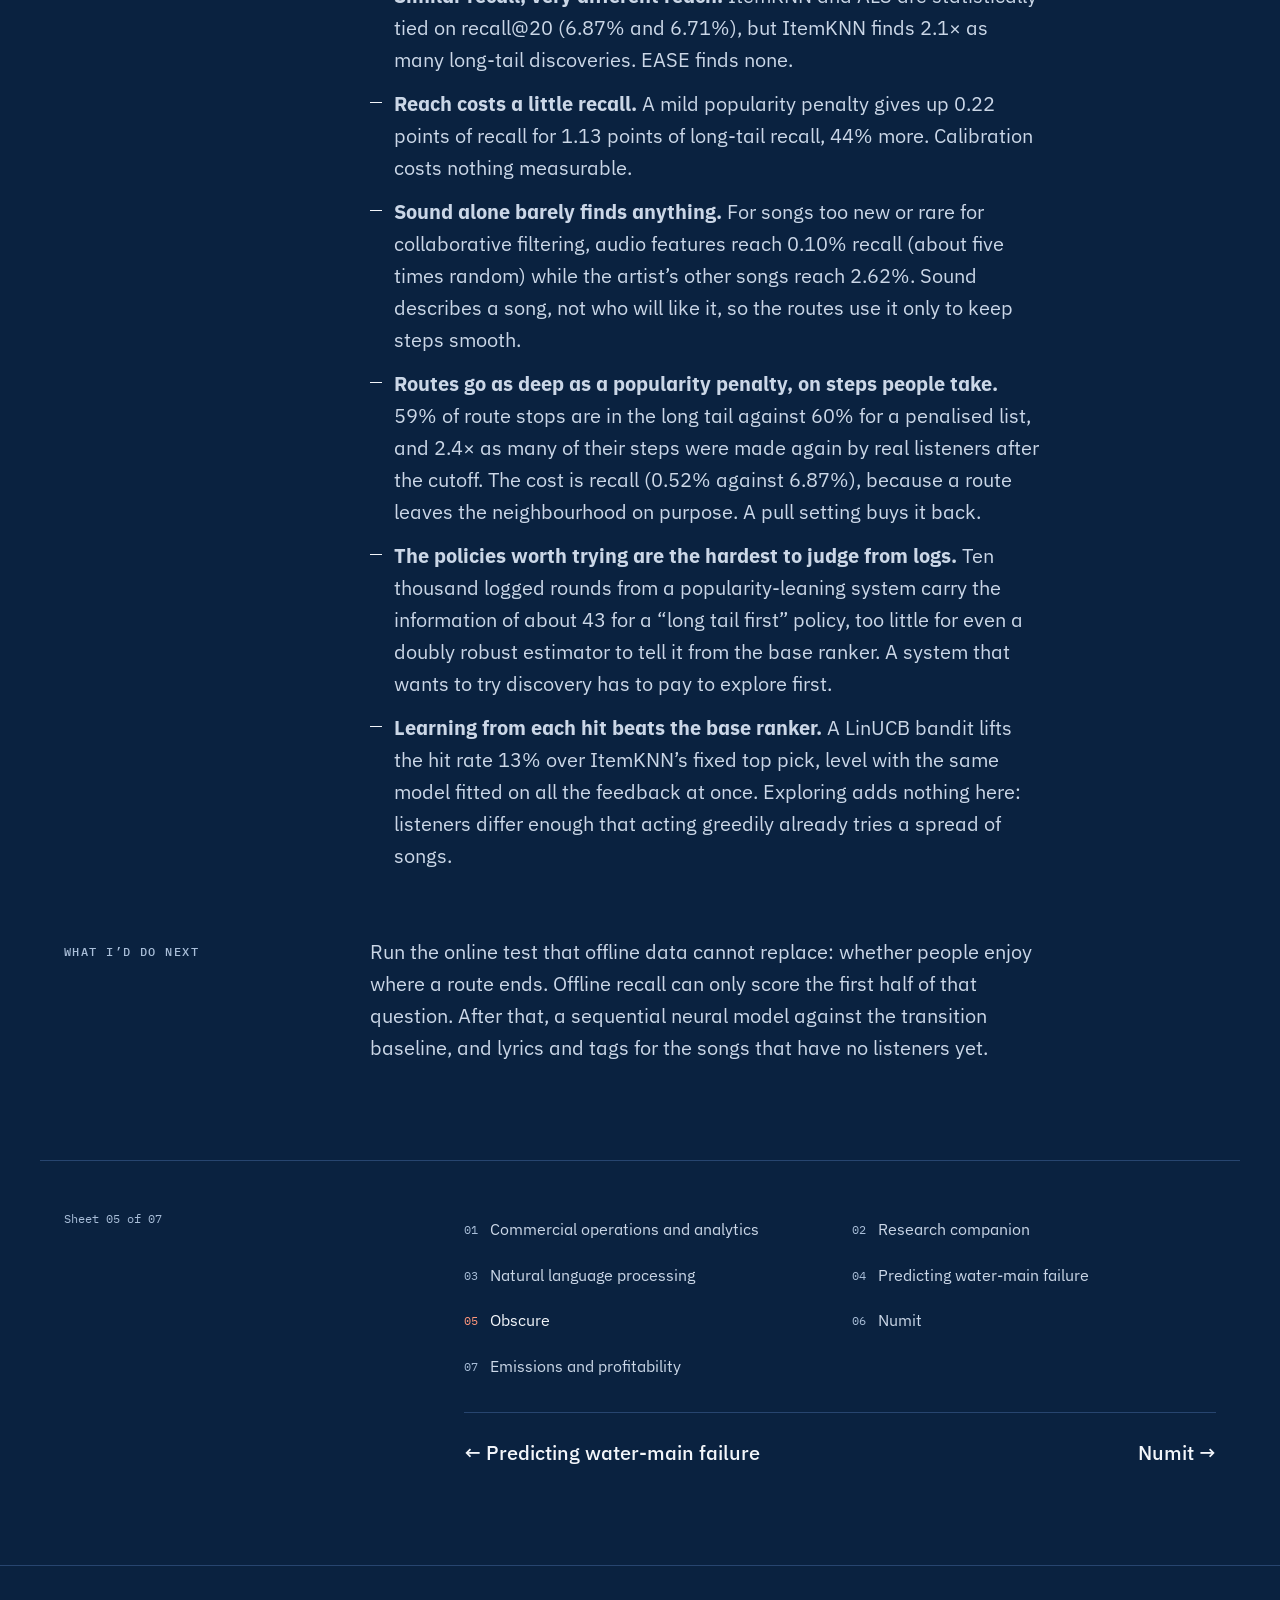
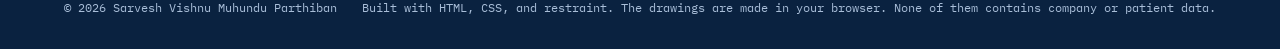
<file: work/obscure.html>
<!DOCTYPE html>
<html lang="en">
<head>
  <meta charset="UTF-8" />
  <meta name="viewport" content="width=device-width, initial-scale=1" />
  <meta name="theme-color" content="#0A2240" />
  <meta name="color-scheme" content="dark light" />

  <title>Obscure: routes from a song you know to one almost nobody plays · Sarvesh Vishnu</title>
  <meta name="description" content="A recommender that walks from a familiar song to the long tail, five real steps at a time, on ListenBrainz data, with the benchmark behind it: collaborative filtering, re-ranking, cold start, sequences, off-policy evaluation and bandits." />

  <link rel="canonical" href="https://sarvesh-vishnu.github.io/work/obscure.html" />

  <meta property="og:type" content="article" />
  <meta property="og:url" content="https://sarvesh-vishnu.github.io/work/obscure.html" />
  <meta property="og:title" content="Obscure: routes from a song you know to one almost nobody plays · Sarvesh Vishnu" />
  <meta property="og:description" content="A recommender that walks from a familiar song to the long tail, five real steps at a time, on ListenBrainz data, with the benchmark behind it: collaborative filtering, re-ranking, cold start, sequences, off-policy evaluation and bandits." />
  <meta property="og:image" content="https://sarvesh-vishnu.github.io/assets/og-image.png" />
  <meta property="og:image:width" content="1200" />
  <meta property="og:image:height" content="630" />
  <meta name="twitter:card" content="summary_large_image" />
  <link rel="icon" type="image/svg+xml" href="../assets/favicon.svg" />

  <link rel="preconnect" href="https://fonts.googleapis.com" />
  <link rel="preconnect" href="https://fonts.gstatic.com" crossorigin />
  <link rel="stylesheet" href="https://fonts.googleapis.com/css2?family=IBM+Plex+Mono:wght@400;500&family=IBM+Plex+Sans:wght@300;400;500&display=swap" />

  <script>
    (function(){var d=document.documentElement;try{d.dataset.theme=localStorage.getItem('sheet')==='white'?'white':'blue';}catch(e){d.dataset.theme='blue';}})();
    if(!window.matchMedia('(prefers-reduced-motion: reduce)').matches)document.documentElement.classList.add('motion');
  </script>

  <link rel="stylesheet" href="../styles.css" />
</head>
<body class="project-page">
  <a href="#main" class="skip">Skip to content</a>

  <header class="site-header" id="header">
    <nav class="nav" aria-label="Primary">
      <a href="../index.html" class="brand">sarvesh.</a>
      <ul class="nav-links" role="list">
        <li><a href="../index.html#work">Work</a></li>
        <li><a href="../index.html#path">Path</a></li>
        <li class="nav-secondary"><a href="../index.html#glance">At a glance</a></li>
        <li><a href="../index.html#contact">Contact</a></li>
      </ul>
      <button type="button" class="theme-toggle" aria-label="Switch to the white print" aria-pressed="false" title="Blue sheet or white print">
        <svg class="theme-icon icon-moon" viewBox="0 0 24 24" width="18" height="18" fill="none" stroke="currentColor" stroke-width="1.5" stroke-linecap="round" stroke-linejoin="round" aria-hidden="true"><path d="M21 12.79A9 9 0 1 1 11.21 3 7 7 0 0 0 21 12.79z"/></svg>
        <svg class="theme-icon icon-sun" viewBox="0 0 24 24" width="18" height="18" fill="none" stroke="currentColor" stroke-width="1.5" stroke-linecap="round" stroke-linejoin="round" aria-hidden="true"><circle cx="12" cy="12" r="4"/><path d="M12 2v2M12 20v2M4.93 4.93l1.41 1.41M17.66 17.66l1.41 1.41M2 12h2M20 12h2M4.93 19.07l1.41-1.41M17.66 6.34l1.41-1.41"/></svg>
      </button>
    </nav>
  </header>

  <main id="main">
    <article>
      <header class="project-hero project-hero--lead">
        <p class="eyebrow">Personal project</p>
        <h1>A recommender that takes you somewhere new, one real step at a time.</h1>
        <p class="project-byline">Personal build · Research, engineering, design · November 2026 · <a href="https://sarvesh-vishnu.github.io/ObscureMusicRecSys/" rel="noopener">Live app</a> · <a href="https://github.com/Sarvesh-Vishnu/ObscureMusicRecSys" rel="noopener">Code</a></p>
      </header>

      <div class="project-facts project-facts--lead">
        <dl class="project-results">
          <div><dt>listening transitions</dt><dd>20.8M</dd></div>
          <div><dt>more real steps than a popularity penalty</dt><dd>2.4×</dd></div>
          <div><dt>more hits from a bandit than the base ranker</dt><dd>+13%</dd></div>
        </dl>
        <p class="project-tools">Python · NumPy · SciPy · implicit · PyTorch · DuckDB · scikit-learn · React · TypeScript · Vite</p>
      </div>

      <section class="lab" data-lab="route" aria-labelledby="lab-title">
        <div class="lab-head">
          <div>
            <p class="eyebrow">The idea</p>
            <h2 id="lab-title" class="lab-title">Five steps to the long tail.</h2>
          </div>
          <p class="lab-lede">Start from a song many people know. Each step goes to a song that listeners really did play next, and the route keeps going down until it reaches music almost nobody plays. Turn up the pull and it stays close to home.</p>
        </div>
        <div class="lab-stage">
          <div class="lab-fig lab-route" role="img" aria-labelledby="lab-title" aria-describedby="lab-now lab-always"><!-- lab:fig --><svg viewBox="0 0 1040 460" preserveAspectRatio="xMidYMid meet" focusable="false"><path class="rt-grid" d="M78,68.0 L818,68.0"/><text class="fig-lab fig-lab-quiet" text-anchor="end" x="68" y="72.0">1,000</text><text class="fig-lab fig-lab-quiet" text-anchor="end" x="68" y="86.0">listeners</text><path class="rt-grid" d="M78,229.5 L818,229.5"/><text class="fig-lab fig-lab-quiet" text-anchor="end" x="68" y="233.5">100</text><path class="rt-grid" d="M78,391.0 L818,391.0"/><text class="fig-lab fig-lab-quiet" text-anchor="end" x="68" y="395.0">10</text><path class="rt-tail" d="M78,288.7 L818,288.7"/><text class="fig-lab fig-lab-quiet sp-level" text-anchor="middle" x="78.0" y="446">SEED</text><text class="fig-lab fig-lab-quiet sp-level" text-anchor="middle" x="226.0" y="446">1</text><text class="fig-lab fig-lab-quiet sp-level" text-anchor="middle" x="374.0" y="446">2</text><text class="fig-lab fig-lab-quiet sp-level" text-anchor="middle" x="522.0" y="446">3</text><text class="fig-lab fig-lab-quiet sp-level" text-anchor="middle" x="670.0" y="446">4</text><text class="fig-lab fig-lab-quiet sp-level" text-anchor="middle" x="818.0" y="446">5</text><path class="rt-ghost" d="M78.0,71.4 L226.0,84.5 L374.0,102.9 L522.0,92.5 L670.0,92.4 L818.0,89.7"/><text class="fig-lab fig-lab-quiet sp-level" x="830.0" y="93.7">WITH STRONG PULL</text><path class="rt-line" d="M78.0,71.4 L226.0,84.5 L374.0,98.8 L522.0,122.2 L670.0,203.4 L818.0,384.3"/><circle class="rt-seed" cx="78.0" cy="71.4" r="3.5"/><circle class="rt-stop" cx="226.0" cy="84.5" r="3.5"/><circle class="rt-stop" cx="374.0" cy="98.8" r="3.5"/><circle class="rt-stop" cx="522.0" cy="122.2" r="3.5"/><circle class="rt-stop" cx="670.0" cy="203.4" r="3.5"/><circle class="rt-stop is-end" cx="818.0" cy="384.3" r="4.5"/><text class="fig-lab fig-lab-quiet sp-level rt-lab" text-anchor="start" x="86.0" y="281.7">HEAD</text><text class="fig-lab fig-lab-quiet sp-level rt-lab" text-anchor="start" x="86.0" y="304.7">LONG TAIL · UNDER 43 LISTENERS</text><text class="fig-lab rt-lab sp-on" text-anchor="start" x="88.0" y="34.4">Take On Me</text><text class="fig-lab rt-lab fig-lab-quiet" text-anchor="start" x="88.0" y="48.4">a‐ha</text><text class="fig-lab rt-lab fig-lab-quiet" text-anchor="start" x="88.0" y="62.4">953 listeners</text><text class="fig-lab rt-lab " text-anchor="end" x="216.0" y="103.5">Africa</text><text class="fig-lab rt-lab fig-lab-quiet" text-anchor="end" x="216.0" y="117.5">Toto</text><text class="fig-lab rt-lab " text-anchor="start" x="384.0" y="75.8">How You Remind Me</text><text class="fig-lab rt-lab fig-lab-quiet" text-anchor="start" x="384.0" y="89.8">Nickelback</text><text class="fig-lab rt-lab " text-anchor="end" x="512.0" y="141.2">(I Just) Died in Y…</text><text class="fig-lab rt-lab fig-lab-quiet" text-anchor="end" x="512.0" y="155.2">Cutting Crew</text><text class="fig-lab rt-lab " text-anchor="start" x="680.0" y="180.4">More Than This</text><text class="fig-lab rt-lab fig-lab-quiet" text-anchor="start" x="680.0" y="194.4">Roxy Music</text><text class="fig-lab rt-lab fig-lab-acc" text-anchor="start" x="830.0" y="372.3">Shouldn’t Have to Be Like That</text><text class="fig-lab rt-lab " text-anchor="start" x="830.0" y="386.3">Fra Lippo Lippi</text><text class="fig-lab rt-lab " text-anchor="start" x="830.0" y="400.3">11 listeners</text></svg><!-- /lab:fig --></div>
          <div class="lab-controls"></div>
        </div>
        <p class="lab-now" id="lab-now" aria-live="polite"><!-- lab:now -->From Take On Me (953 listeners) to Shouldn’t Have to Be Like That by Fra Lippo Lippi (11), in the long tail. Every step is a move listeners made; 3 of 5 were made again after the cutoff.<!-- /lab:now --></p>
        <p class="lab-always" id="lab-always"><!-- lab:always -->In the benchmark, routes put 59% of their stops in the long tail, about as many as a popularity penalty (60%), and 2.4× as many of their steps were made again by real listeners (16.6% against 7.0%).<!-- /lab:always --></p>
        <p class="lab-note">Real routes from the app, on public ListenBrainz listening data (CC0). Listener counts are distinct listeners in the twelve training days. The dashed line is the same route with the other pull setting.</p>
      </section>


      <div class="paper">
      <section class="project-body-prose">
        <h2>Objective</h2>
        <p>Most recommenders are scored on predicting what you were going to play anyway, so they keep you where you already are. I wanted one that takes a listener somewhere new, by steps real people take, and a way to measure that honestly. The first version of this project, in 2024, asked Spotify for “obscure” songs by passing a random popularity target. This one owns its data, its models and its evaluation.</p>

        <h2>Approach</h2>
        <p>Sixteen days of public ListenBrainz listens: 33,575 listeners and 219,876 recordings after filtering, merged to canonical MusicBrainz recordings. Every model trains on what was submitted before 12 November and is scored on what the same people played for the first time in the next four days, so nothing from the future leaks in. Every model is tuned on a separate validation split first, then scored once.</p>
        <ul>
          <li>A ladder of recommenders on one harness: popularity, ItemKNN, EASE, ALS and BPR, each reported on recall@20 and on long-tail recall, with bootstrap intervals and paired differences</li>
          <li>Re-rankers for popularity bias, calibration and diversity</li>
          <li>Cold start from AcousticBrainz audio and artist information, including a network that maps sound to ALS taste vectors</li>
          <li>A next-song model from 20.8 million back-to-back listens, and beam search over it for the routes, with penalties for jarring changes in sound</li>
          <li>Off-policy evaluation (DM, IPS, SNIPS, doubly robust) and contextual bandits (LinUCB, Thompson sampling), on a supervised-to-bandit conversion where every true value is known</li>
          <li>A static web app that shows each route with its evidence, and a Lab that reads every number from the result files</li>
        </ul>
      </section>

      <section class="project-body-prose">
        <h2>Findings</h2>
        <ul>
          <li><strong>Similar recall, very different reach.</strong> ItemKNN and ALS are statistically tied on recall@20 (6.87% and 6.71%), but ItemKNN finds 2.1× as many long-tail discoveries. EASE finds none.</li>
          <li><strong>Reach costs a little recall.</strong> A mild popularity penalty gives up 0.22 points of recall for 1.13 points of long-tail recall, 44% more. Calibration costs nothing measurable.</li>
          <li><strong>Sound alone barely finds anything.</strong> For songs too new or rare for collaborative filtering, audio features reach 0.10% recall (about five times random) while the artist’s other songs reach 2.62%. Sound describes a song, not who will like it, so the routes use it only to keep steps smooth.</li>
          <li><strong>Routes go as deep as a popularity penalty, on steps people take.</strong> 59% of route stops are in the long tail against 60% for a penalised list, and 2.4× as many of their steps were made again by real listeners after the cutoff. The cost is recall (0.52% against 6.87%), because a route leaves the neighbourhood on purpose. A pull setting buys it back.</li>
          <li><strong>The policies worth trying are the hardest to judge from logs.</strong> Ten thousand logged rounds from a popularity-leaning system carry the information of about 43 for a “long tail first” policy, too little for even a doubly robust estimator to tell it from the base ranker. A system that wants to try discovery has to pay to explore first.</li>
          <li><strong>Learning from each hit beats the base ranker.</strong> A LinUCB bandit lifts the hit rate 13% over ItemKNN’s fixed top pick, level with the same model fitted on all the feedback at once. Exploring adds nothing here: listeners differ enough that acting greedily already tries a spread of songs.</li>
        </ul>

        <h2>What I’d do next</h2>
        <p>Run the online test that offline data cannot replace: whether people enjoy where a route ends. Offline recall can only score the first half of that question. After that, a sequential neural model against the transition baseline, and lyrics and tags for the songs that have no listeners yet.</p>
      </section>
      </div>
    </article>

    <nav class="sheet-nav" aria-label="All sheets">
      <p class="sheet-nav-here">Sheet 05 of 07</p>
      <ol class="sheet-nav-list" role="list">
        <li><a href="commercial-analytics.html"><span>01</span> Commercial operations and analytics</a></li>
        <li><a href="research-companion.html"><span>02</span> Research companion</a></li>
        <li><a href="nlp.html"><span>03</span> Natural language processing</a></li>
        <li><a href="wv-water.html"><span>04</span> Predicting water-main failure</a></li>
        <li><a href="obscure.html" aria-current="page"><span>05</span> Obscure</a></li>
        <li><a href="numit.html"><span>06</span> Numit</a></li>
        <li><a href="esg-causal.html"><span>07</span> Emissions and profitability</a></li>
      </ol>
      <p class="sheet-nav-step">
        <a href="wv-water.html" rel="prev">← Predicting water-main failure</a>
        <a href="numit.html" rel="next">Numit →</a>
      </p>
    </nav>
  </main>

  <footer class="site-footer">
    <div class="footer-inner">
      <p class="foot-line">© 2026 Sarvesh Vishnu Muhundu Parthiban</p>
      <p class="foot-line foot-meta">Built with HTML, CSS, and restraint. The drawings are made in your browser. None of them contains company or patient data.</p>
    </div>
  </footer>

  <noscript>
    <style>
      .reveal { opacity: 1 !important; transform: none !important; }
      .site-header { border-bottom: 1px solid var(--line); }
      .theme-toggle { display: none; }
    </style>
  </noscript>

  <!-- Smooth scroll: Lenis 1.3.27 — vendored, pinned (design.md §14.9) -->
  <script src="../assets/vendor/lenis.min.js" defer></script>
  <script src="../main.js" defer></script>
  <script src="../motion.js" defer></script>
  <script src="../lab.js" defer></script>
  <script src="../count.js" defer></script>
</body>
</html>
</file>
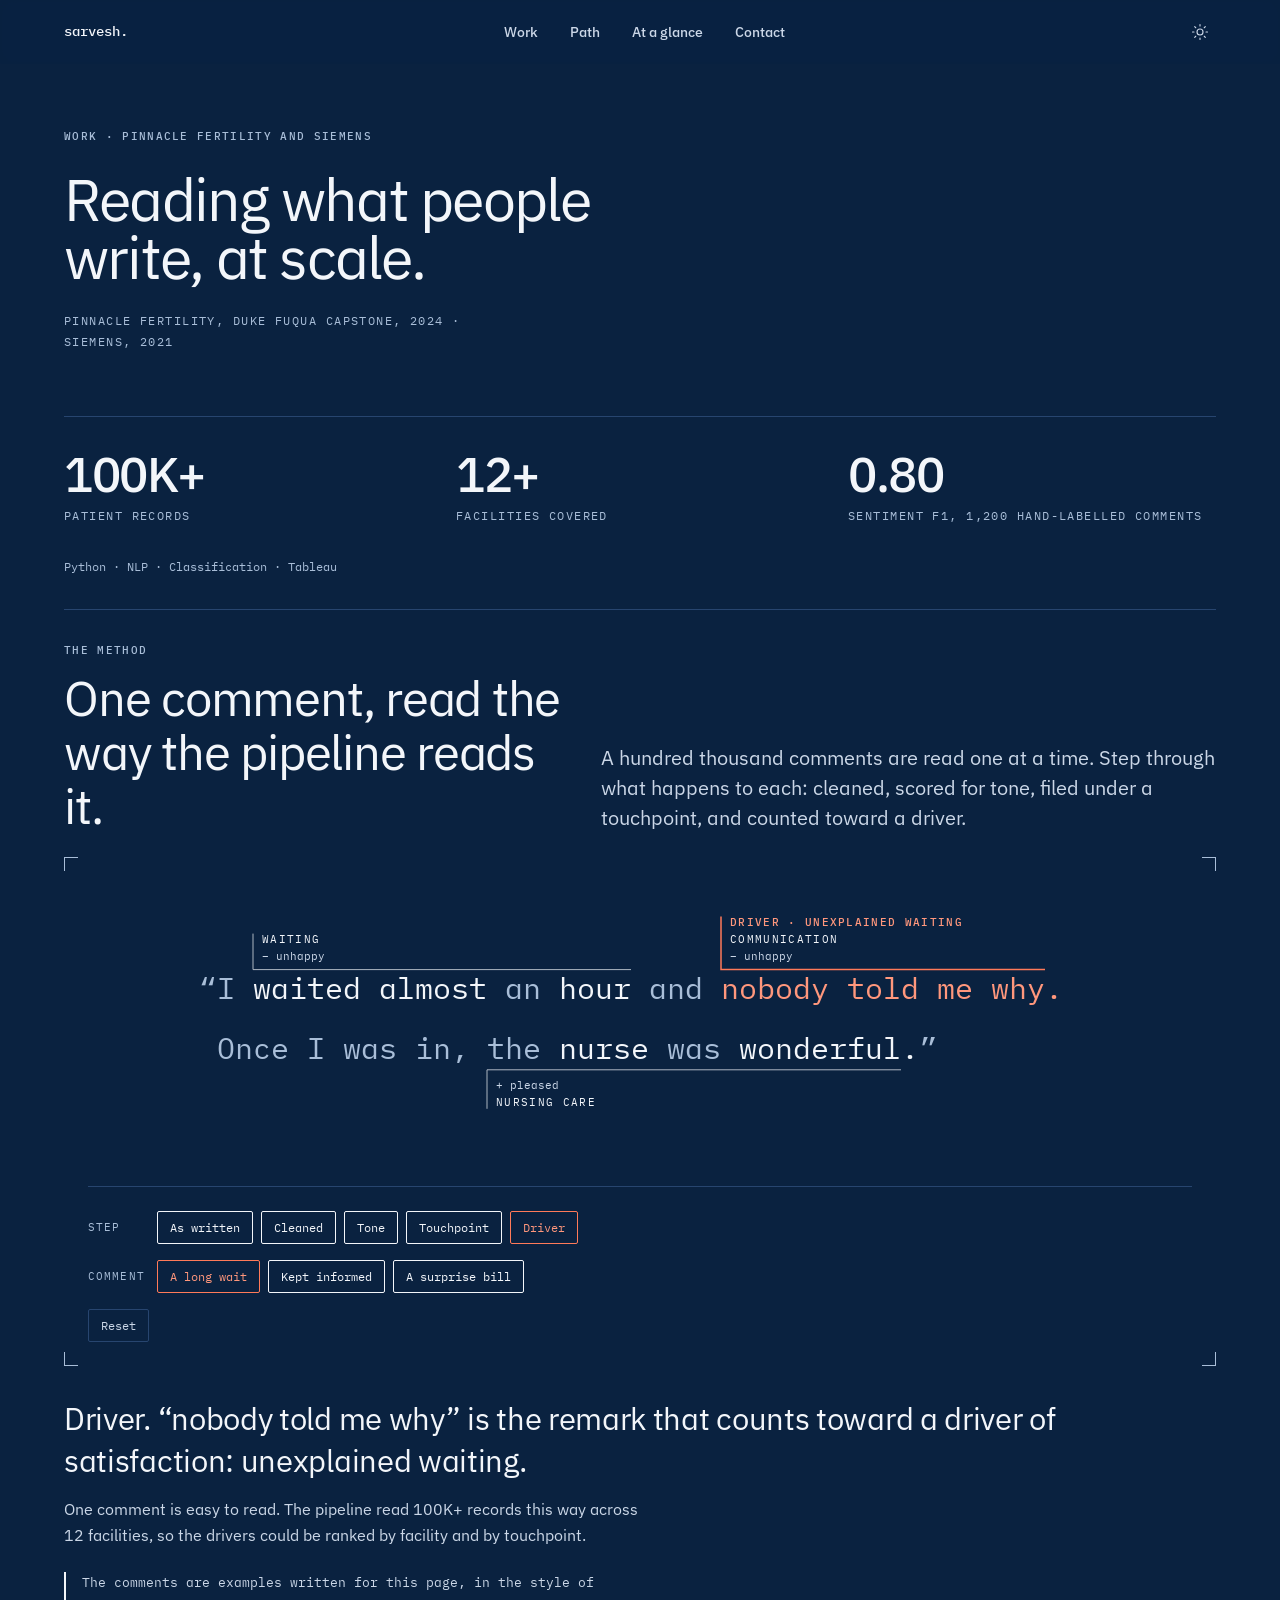
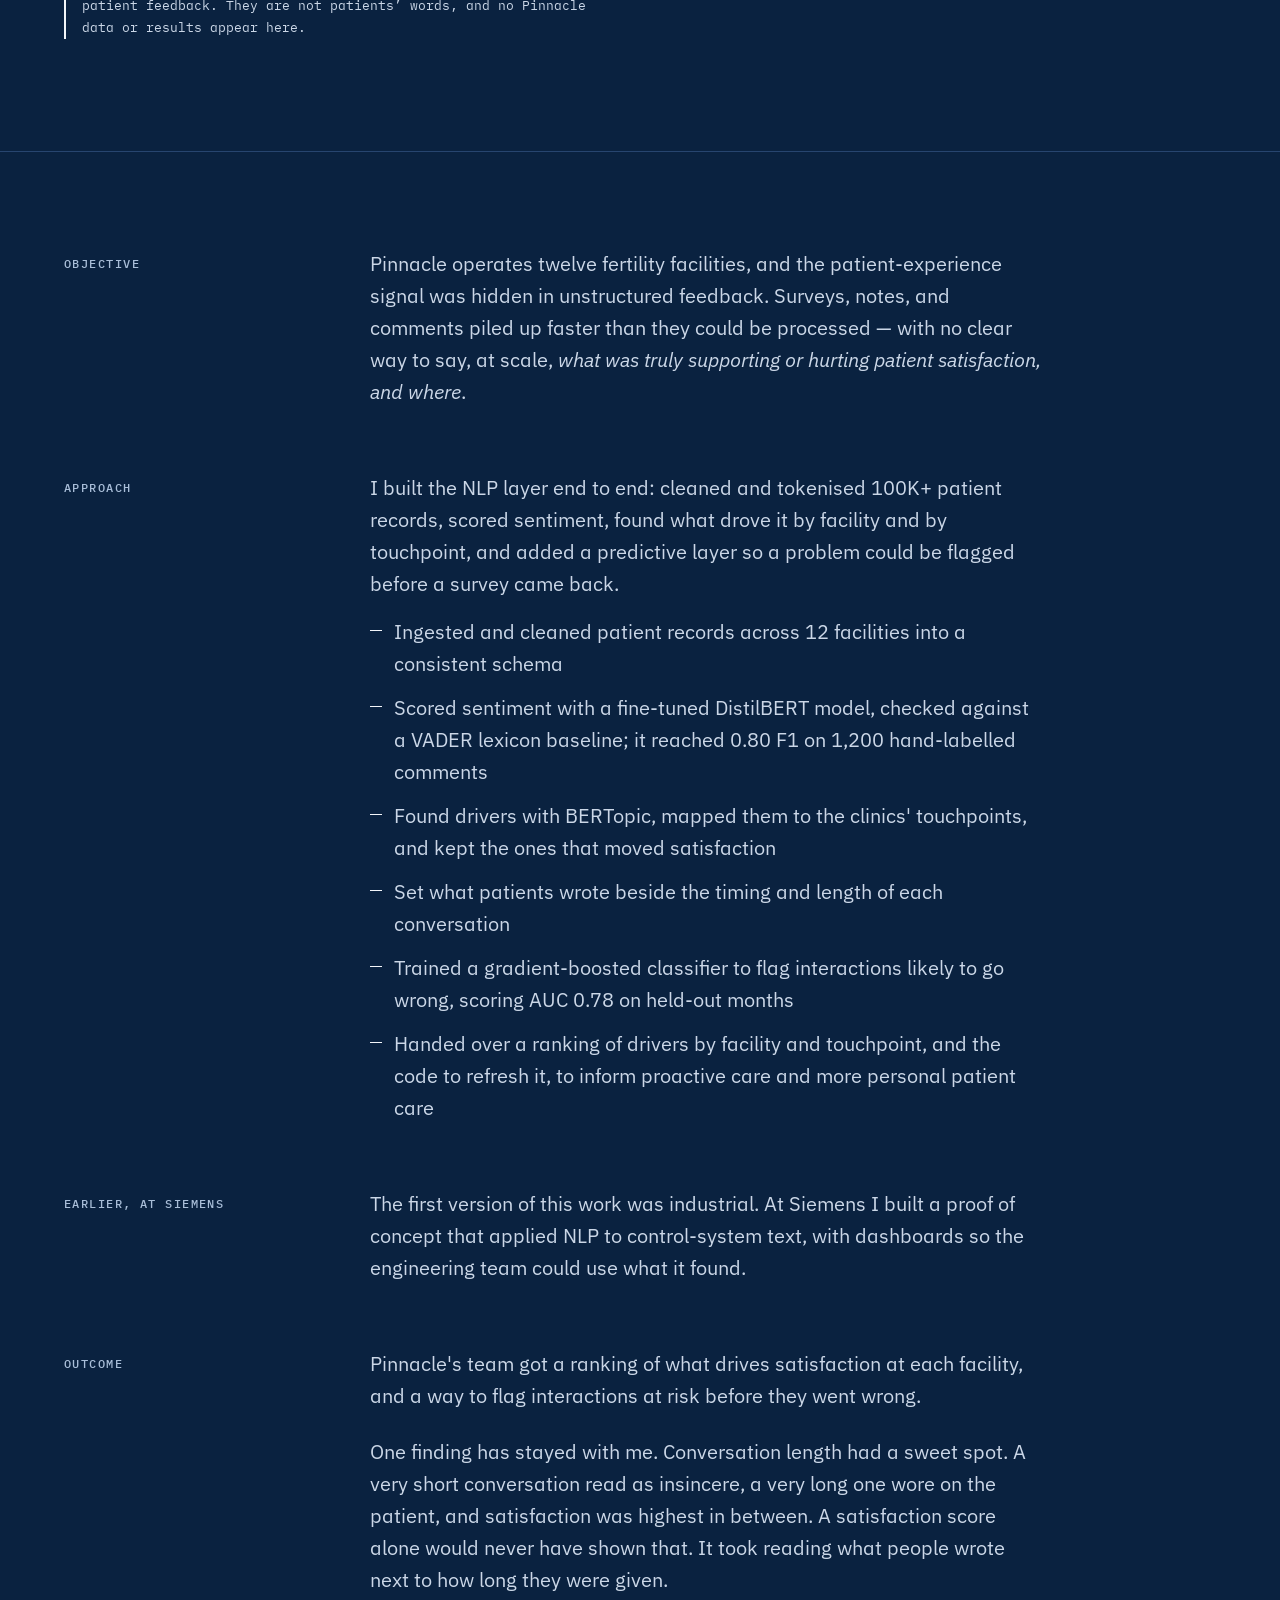
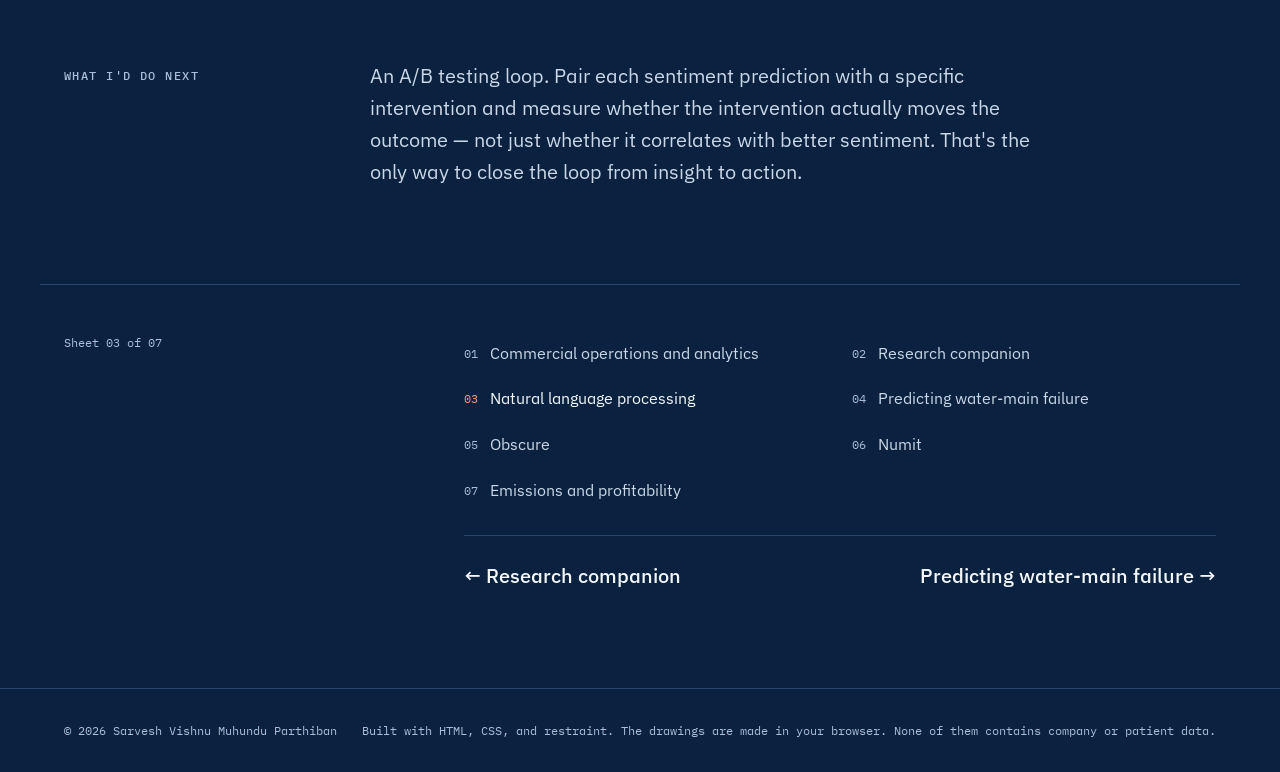
<file: work/pinnacle-fertility.html>
<!DOCTYPE html>
<html lang="en">
<head>
  <meta charset="UTF-8" />
  <meta name="viewport" content="width=device-width, initial-scale=1" />
  <title>Moved · Sarvesh Vishnu</title>
  <meta name="robots" content="noindex" />
  <link rel="canonical" href="https://sarvesh-vishnu.github.io/work/nlp.html" />
  <meta http-equiv="refresh" content="0; url=nlp.html" />
</head>
<body>
  <p>This page has moved to <a href="nlp.html">Natural language processing</a>.</p>
</body>
</html>
</file>
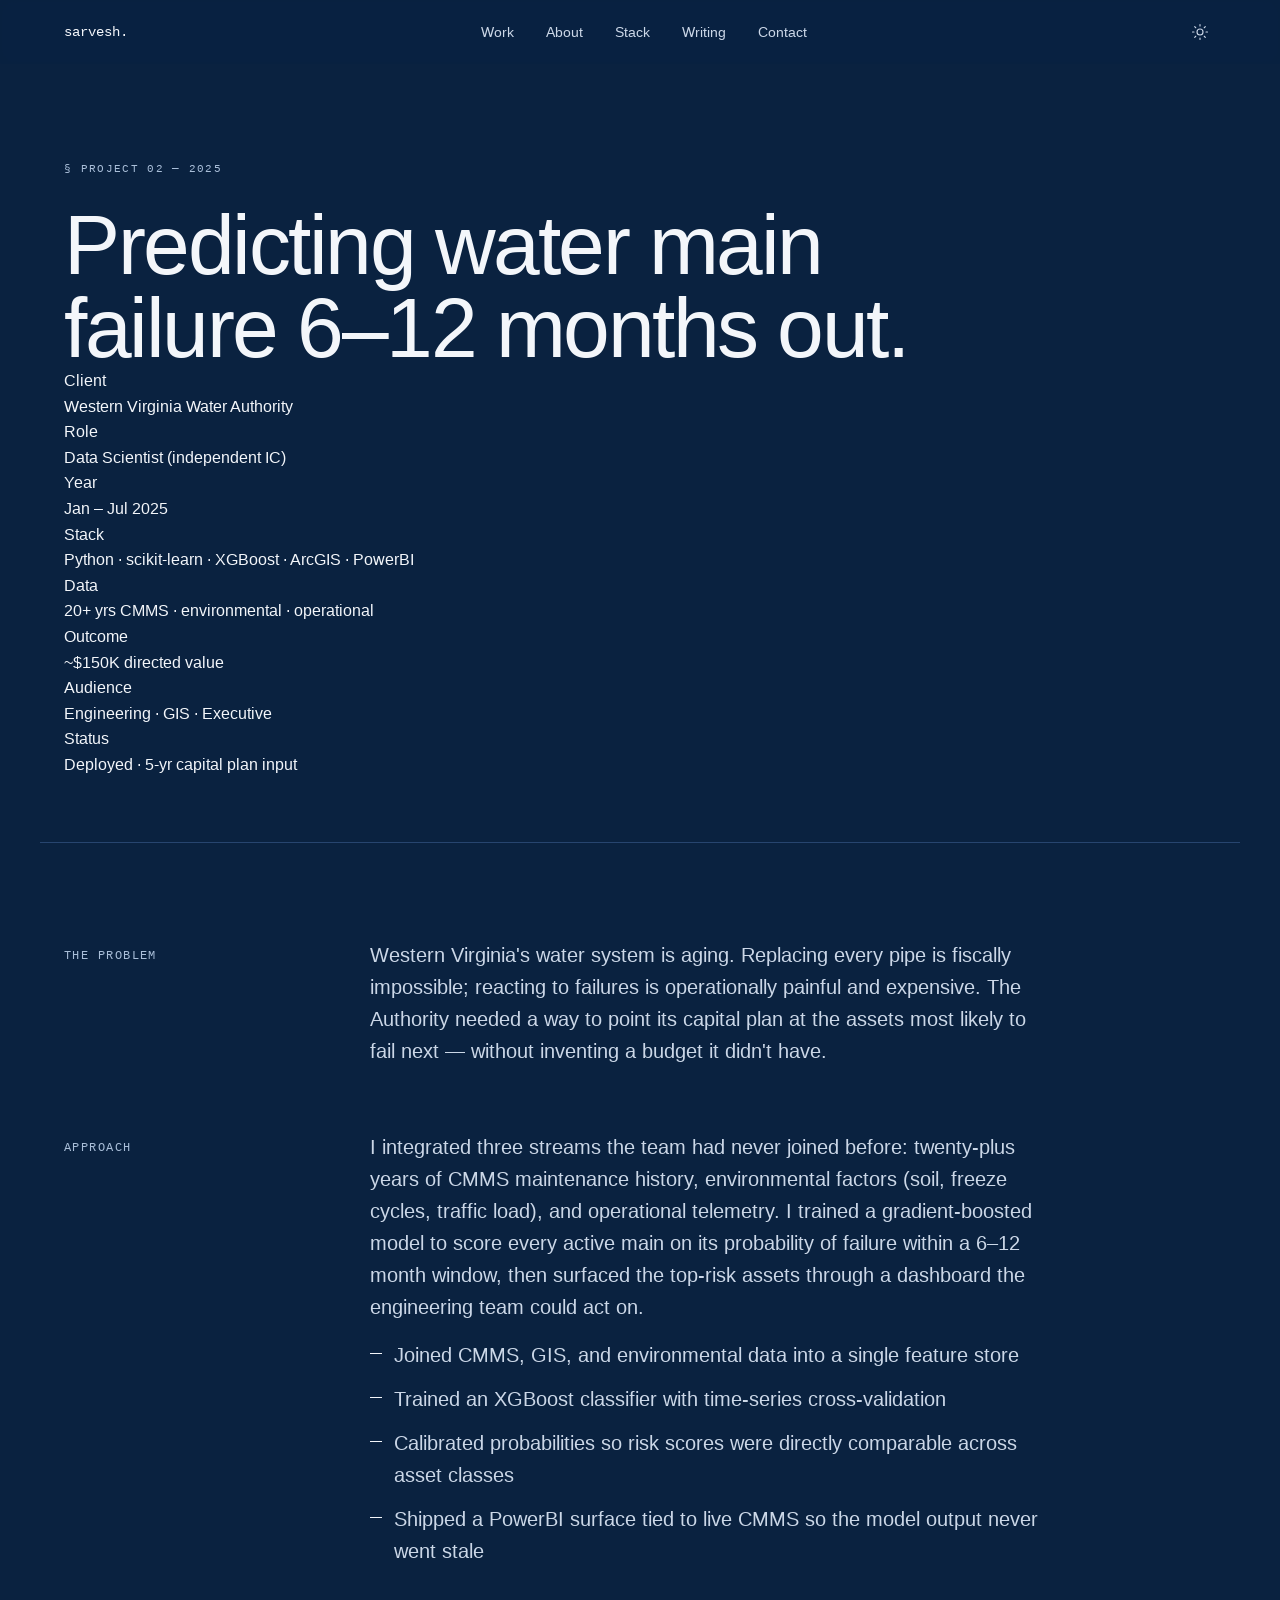
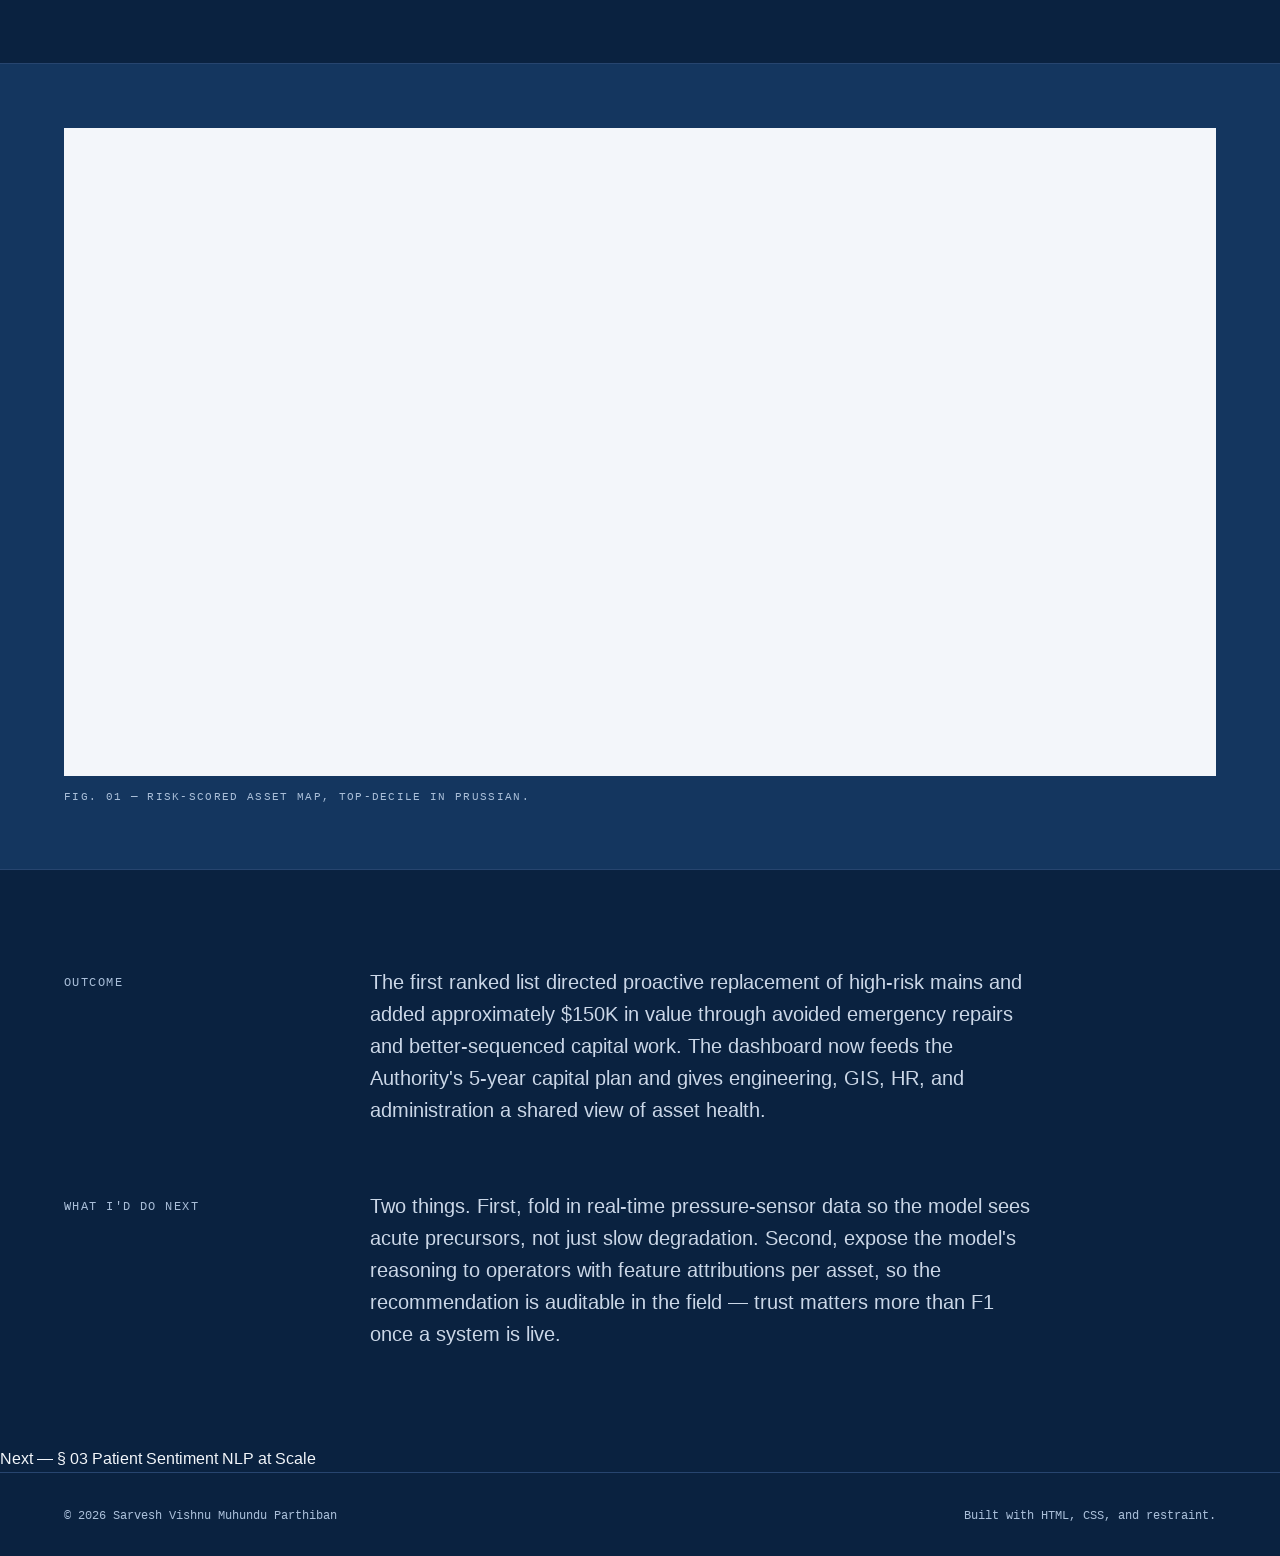
<file: work/project-template.html>
<!DOCTYPE html>
<html lang="en">
<head>
  <meta charset="UTF-8" />
  <meta name="viewport" content="width=device-width, initial-scale=1" />
  <meta name="theme-color" content="#003153" />
  <meta name="color-scheme" content="light dark" />

  <title>Predicting Water Main Failure — Sarvesh Vishnu</title>
  <meta name="description" content="A machine-learning system that flags water-main assets 6–12 months before failure, integrating 20+ years of CMMS data." />

  <link rel="canonical" href="https://sarvesh-vishnu.github.io/work/project-template.html" />
  <link rel="icon" type="image/svg+xml" href="../assets/favicon.svg" />

  <link rel="preconnect" href="https://api.fontshare.com" crossorigin />
  <link rel="preconnect" href="https://fonts.googleapis.com" />
  <link rel="preconnect" href="https://fonts.gstatic.com" crossorigin />
  <link rel="stylesheet" href="https://api.fontshare.com/v2/css?f[]=general-sans@300,400,500,600&display=swap" />
  <link rel="stylesheet" href="https://fonts.googleapis.com/css2?family=JetBrains+Mono:wght@400;500&display=swap" />

  <script>
    (function(){try{var t=localStorage.getItem('theme');document.documentElement.dataset.theme=t==='dark'?'dark':'light';}catch(e){document.documentElement.dataset.theme='light';}})();
  </script>

  <link rel="stylesheet" href="../styles.css" />
</head>
<body class="project-page">
  <a href="#main" class="skip">Skip to content</a>

  <header class="site-header" id="header">
    <nav class="nav" aria-label="Primary">
      <a href="../index.html" class="brand">sarvesh.</a>
      <ul class="nav-links" role="list">
        <li><a href="../index.html#work">Work</a></li>
        <li><a href="../index.html#about">About</a></li>
        <li><a href="../index.html#stack">Stack</a></li>
        <li><a href="../index.html#writing">Writing</a></li>
        <li><a href="../index.html#contact">Contact</a></li>
      </ul>
      <button type="button" class="theme-toggle" aria-label="Switch to dark theme" aria-pressed="false" title="Toggle theme">
        <svg class="theme-icon icon-moon" viewBox="0 0 24 24" width="18" height="18" fill="none" stroke="currentColor" stroke-width="1.5" stroke-linecap="round" stroke-linejoin="round" aria-hidden="true"><path d="M21 12.79A9 9 0 1 1 11.21 3 7 7 0 0 0 21 12.79z"/></svg>
        <svg class="theme-icon icon-sun" viewBox="0 0 24 24" width="18" height="18" fill="none" stroke="currentColor" stroke-width="1.5" stroke-linecap="round" stroke-linejoin="round" aria-hidden="true"><circle cx="12" cy="12" r="4"/><path d="M12 2v2M12 20v2M4.93 4.93l1.41 1.41M17.66 17.66l1.41 1.41M2 12h2M20 12h2M4.93 19.07l1.41-1.41M17.66 6.34l1.41-1.41"/></svg>
      </button>
    </nav>
  </header>

  <main id="main">
    <article>
      <header class="project-hero">
        <p class="eyebrow reveal" data-stagger="0">§ Project 02 — 2025</p>
        <h1 class="reveal" data-stagger="1">Predicting water main failure 6–12 months out.</h1>

        <dl class="project-meta-grid reveal" data-stagger="2">
          <div>
            <dt>Client</dt>
            <dd>Western Virginia Water Authority</dd>
          </div>
          <div>
            <dt>Role</dt>
            <dd>Data Scientist (independent IC)</dd>
          </div>
          <div>
            <dt>Year</dt>
            <dd>Jan – Jul 2025</dd>
          </div>
          <div>
            <dt>Stack</dt>
            <dd>Python · scikit-learn · XGBoost · ArcGIS · PowerBI</dd>
          </div>
          <div>
            <dt>Data</dt>
            <dd>20+ yrs CMMS · environmental · operational</dd>
          </div>
          <div>
            <dt>Outcome</dt>
            <dd>~$150K directed value</dd>
          </div>
          <div>
            <dt>Audience</dt>
            <dd>Engineering · GIS · Executive</dd>
          </div>
          <div>
            <dt>Status</dt>
            <dd>Deployed · 5-yr capital plan input</dd>
          </div>
        </dl>
      </header>

      <section class="project-body-prose">
        <h2>The problem</h2>
        <p>Western Virginia's water system is aging. Replacing every pipe is fiscally impossible; reacting to failures is operationally painful and expensive. The Authority needed a way to point its capital plan at the assets most likely to fail next — without inventing a budget it didn't have.</p>

        <h2>Approach</h2>
        <p>I integrated three streams the team had never joined before: twenty-plus years of CMMS maintenance history, environmental factors (soil, freeze cycles, traffic load), and operational telemetry. I trained a gradient-boosted model to score every active main on its probability of failure within a 6–12 month window, then surfaced the top-risk assets through a dashboard the engineering team could act on.</p>

        <ul>
          <li>Joined CMMS, GIS, and environmental data into a single feature store</li>
          <li>Trained an XGBoost classifier with time-series cross-validation</li>
          <li>Calibrated probabilities so risk scores were directly comparable across asset classes</li>
          <li>Shipped a PowerBI surface tied to live CMMS so the model output never went stale</li>
        </ul>
      </section>
    </article>

    <div class="project-fullbleed">
      <figure>
        <div class="placeholder" role="img" aria-label="Risk-scored map of the distribution network"></div>
        <figcaption>Fig. 01 — Risk-scored asset map, top-decile in Prussian.</figcaption>
      </figure>
    </div>

    <section class="project-body-prose">
      <h2>Outcome</h2>
      <p>The first ranked list directed proactive replacement of high-risk mains and added approximately $150K in value through avoided emergency repairs and better-sequenced capital work. The dashboard now feeds the Authority's 5-year capital plan and gives engineering, GIS, HR, and administration a shared view of asset health.</p>

      <h2>What I'd do next</h2>
      <p>Two things. First, fold in real-time pressure-sensor data so the model sees acute precursors, not just slow degradation. Second, expose the model's reasoning to operators with feature attributions per asset, so the recommendation is auditable in the field — trust matters more than F1 once a system is live.</p>
    </section>

    <nav class="project-next" aria-label="Next project">
      <span class="label">Next — § 03</span>
      <a href="project-template.html">Patient Sentiment NLP at Scale</a>
    </nav>
  </main>

  <footer class="site-footer">
    <div class="footer-inner">
      <p class="foot-line">© 2026 Sarvesh Vishnu Muhundu Parthiban</p>
      <p class="foot-line foot-meta">Built with HTML, CSS, and restraint.</p>
    </div>
  </footer>

  <noscript>
    <style>
      .reveal { opacity: 1 !important; transform: none !important; }
      .site-header { border-bottom: 1px solid var(--line); }
      .theme-toggle { display: none; }
    </style>
  </noscript>

  <script src="../main.js" defer></script>
</body>
</html>
</file>
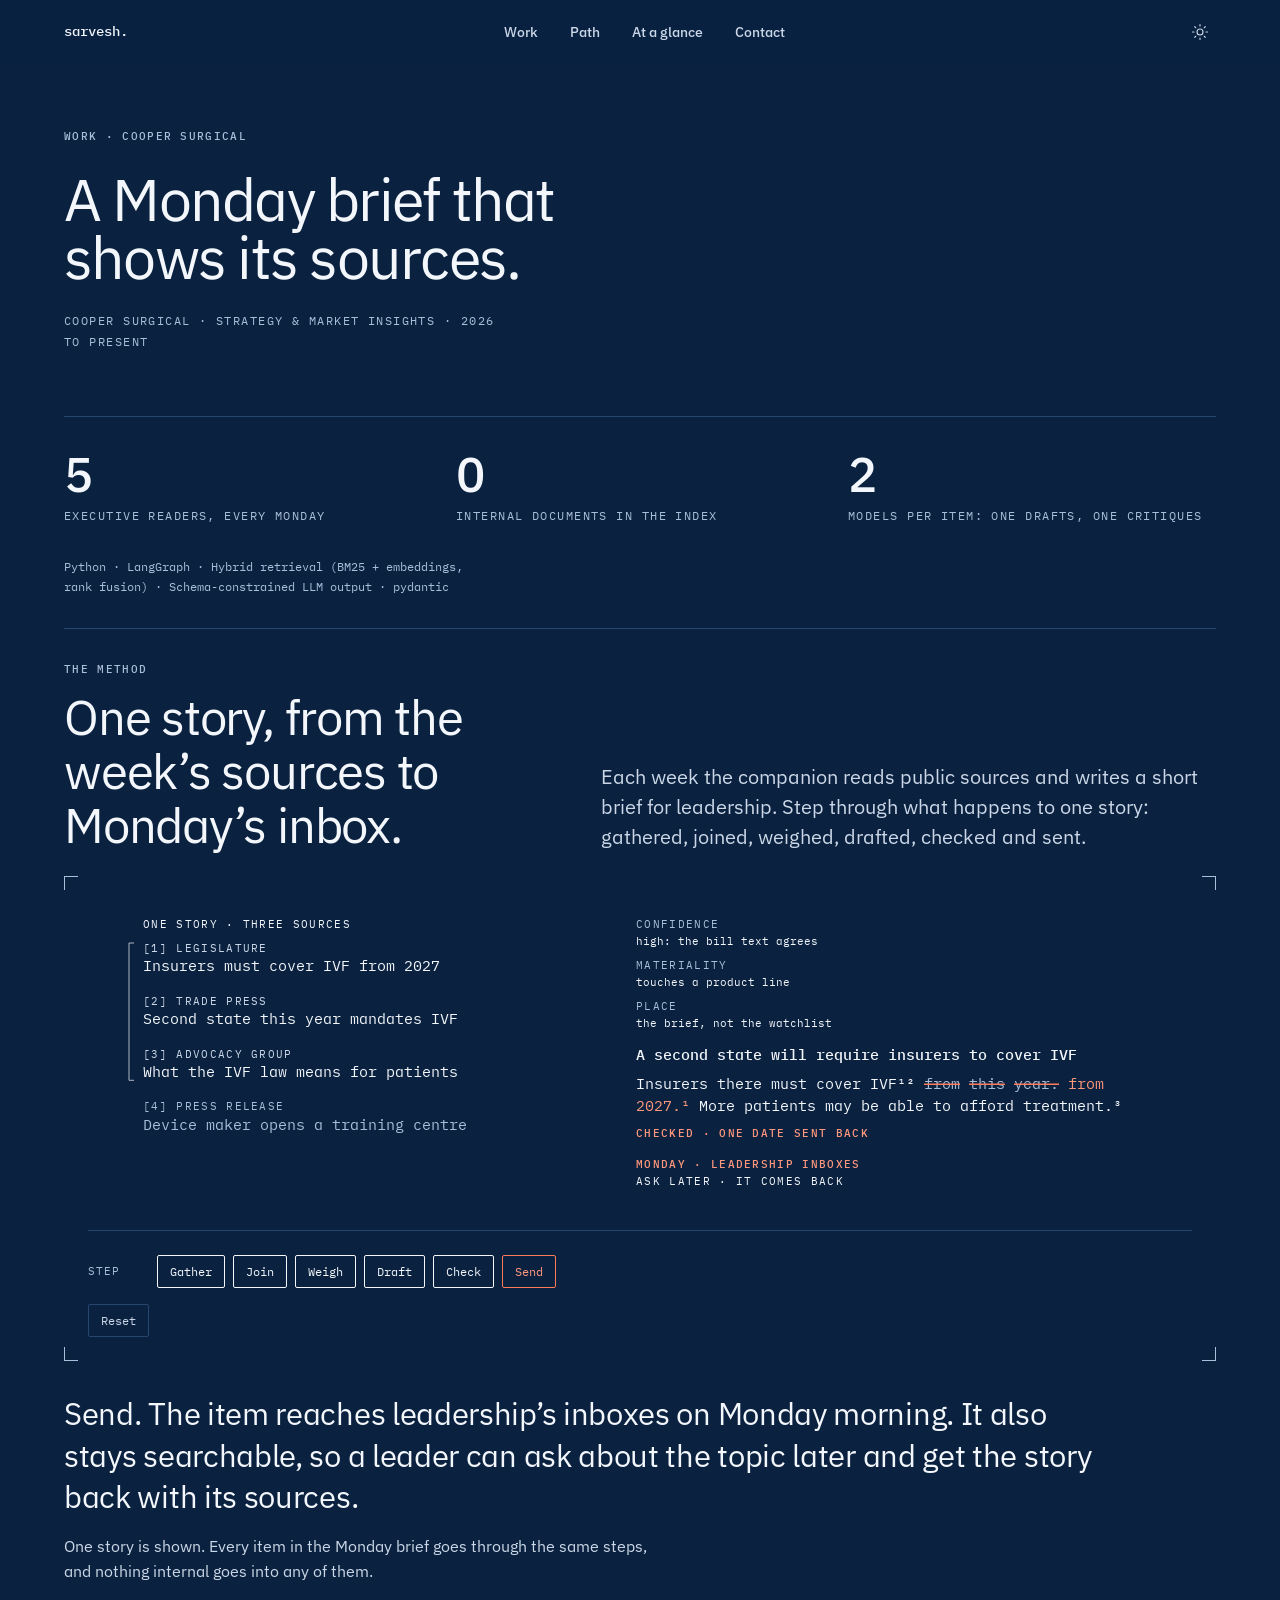
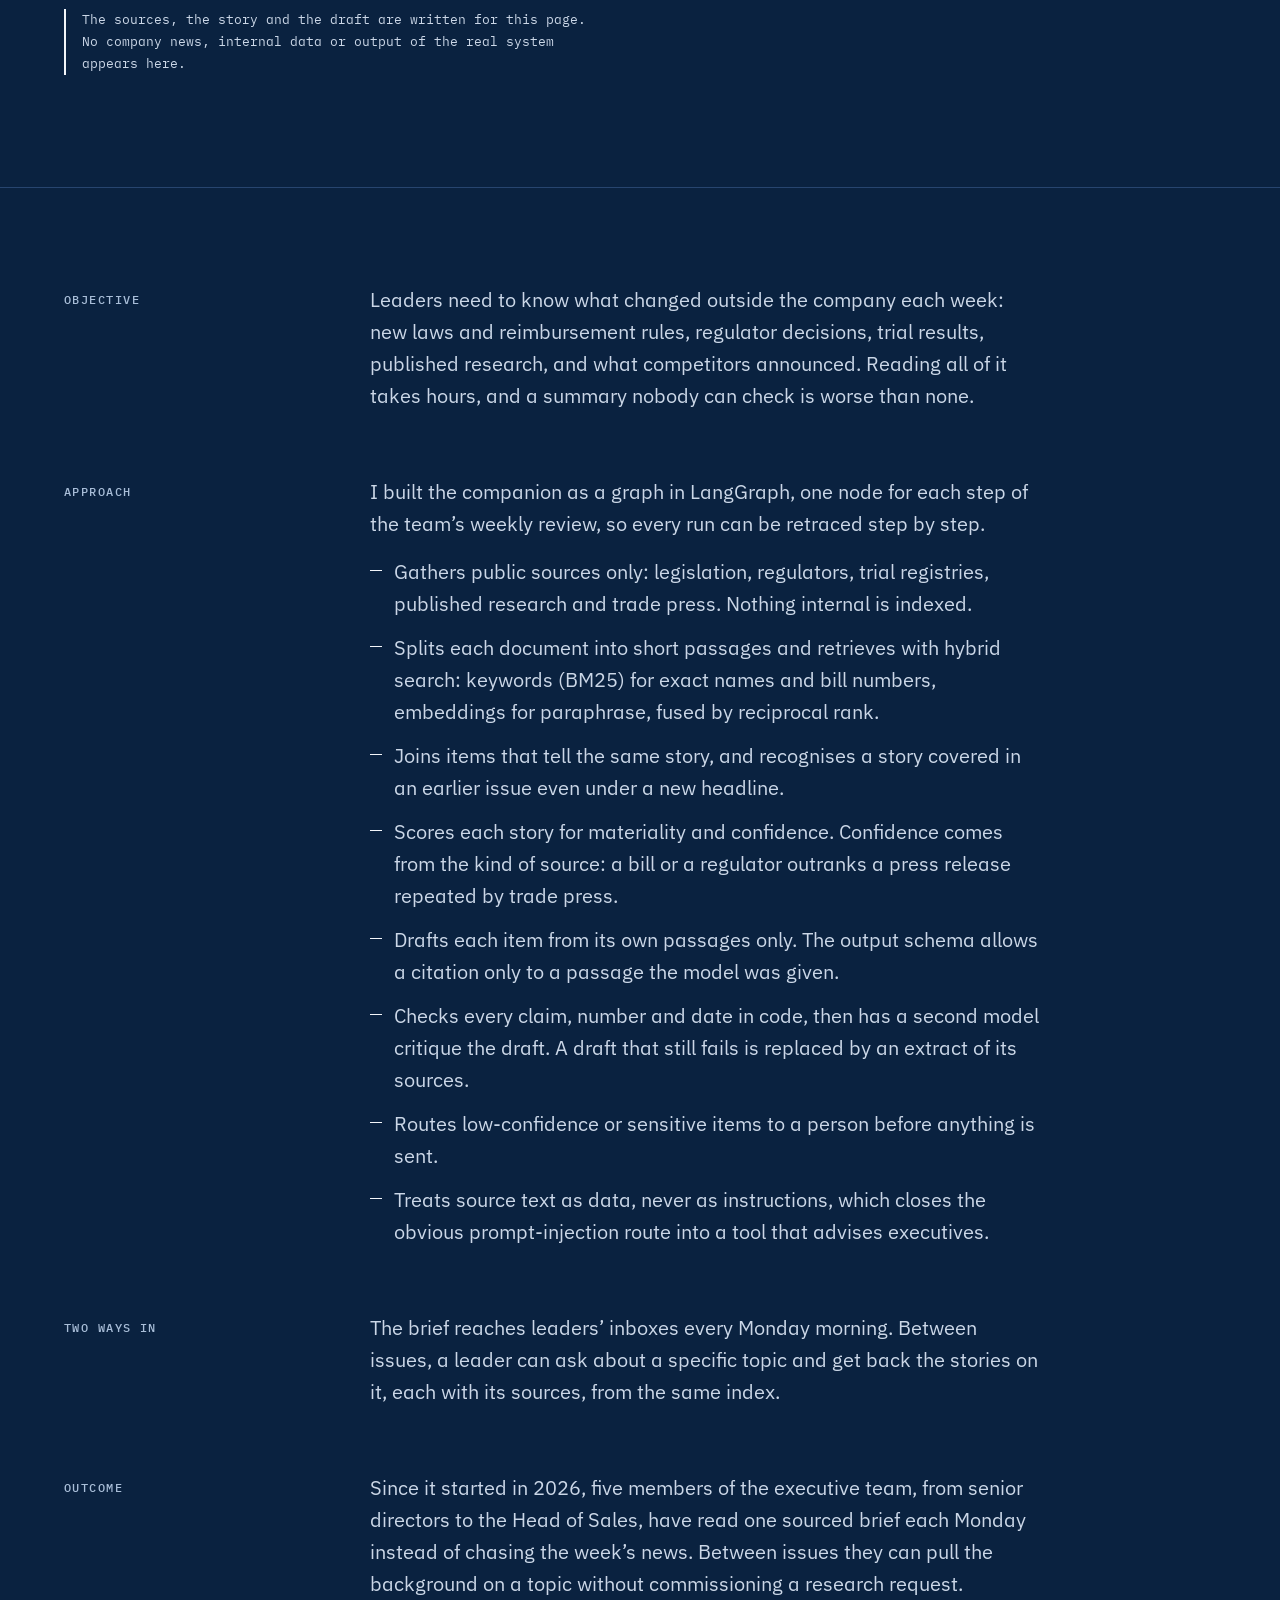
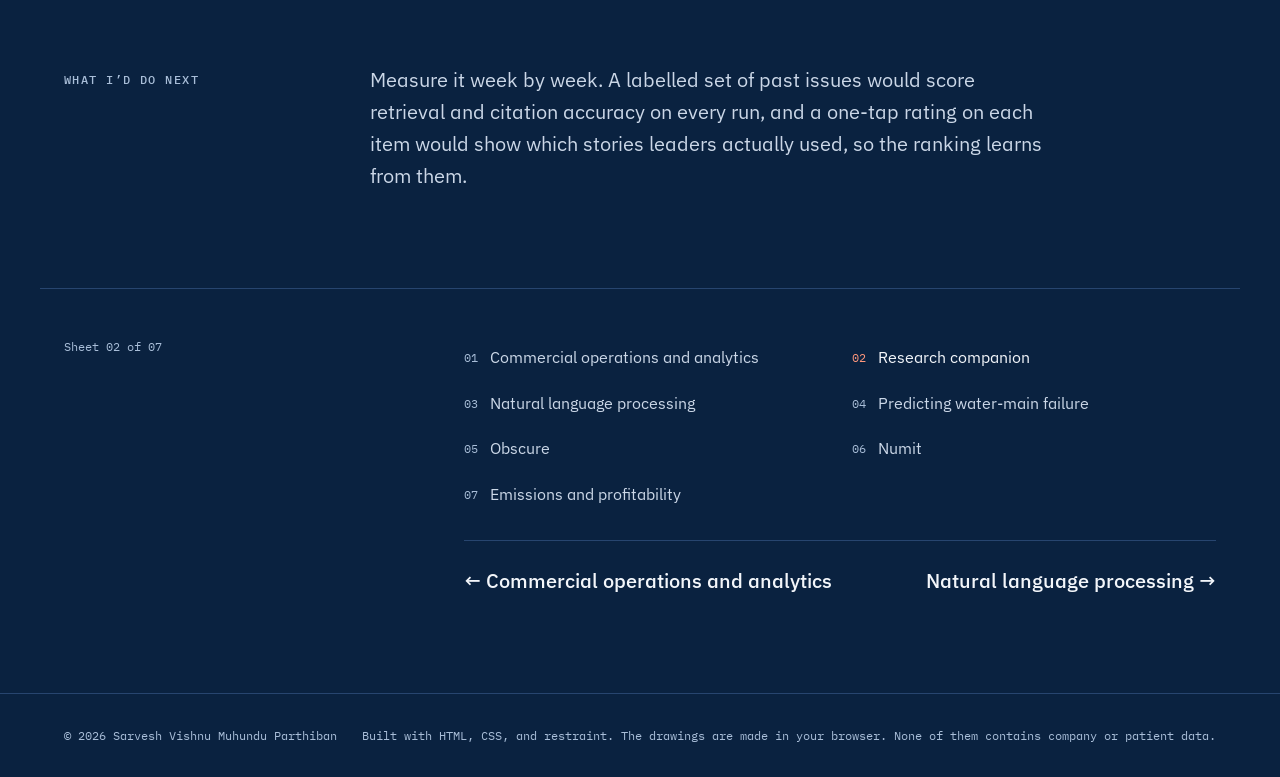
<file: work/research-companion.html>
<!DOCTYPE html>
<html lang="en">
<head>
  <meta charset="UTF-8" />
  <meta name="viewport" content="width=device-width, initial-scale=1" />
  <meta name="theme-color" content="#0A2240" />
  <meta name="color-scheme" content="dark light" />

  <title>Research companion, Cooper Surgical · Sarvesh Vishnu</title>
  <meta name="description" content="A research companion built on LangGraph: a weekly brief for leadership from public sources only, with hybrid retrieval, cited drafting, code-checked claims and a second model as critic." />

  <link rel="canonical" href="https://sarvesh-vishnu.github.io/work/research-companion.html" />

  <meta property="og:type" content="article" />
  <meta property="og:url" content="https://sarvesh-vishnu.github.io/work/research-companion.html" />
  <meta property="og:title" content="Research companion, Cooper Surgical · Sarvesh Vishnu" />
  <meta property="og:description" content="A research companion built on LangGraph: a weekly brief for leadership from public sources only, with hybrid retrieval, cited drafting, code-checked claims and a second model as critic." />
  <meta property="og:image" content="https://sarvesh-vishnu.github.io/assets/og-image.png" />
  <meta property="og:image:width" content="1200" />
  <meta property="og:image:height" content="630" />
  <meta name="twitter:card" content="summary_large_image" />
  <link rel="icon" type="image/svg+xml" href="../assets/favicon.svg" />

  <link rel="preconnect" href="https://fonts.googleapis.com" />
  <link rel="preconnect" href="https://fonts.gstatic.com" crossorigin />
  <link rel="stylesheet" href="https://fonts.googleapis.com/css2?family=IBM+Plex+Mono:wght@400;500&family=IBM+Plex+Sans:wght@300;400;500&display=swap" />

  <script>
    (function(){var d=document.documentElement;try{d.dataset.theme=localStorage.getItem('sheet')==='white'?'white':'blue';}catch(e){d.dataset.theme='blue';}})();
    if(!window.matchMedia('(prefers-reduced-motion: reduce)').matches)document.documentElement.classList.add('motion');
  </script>

  <link rel="stylesheet" href="../styles.css" />
</head>
<body class="project-page">
  <a href="#main" class="skip">Skip to content</a>

  <header class="site-header" id="header">
    <nav class="nav" aria-label="Primary">
      <a href="../index.html" class="brand">sarvesh.</a>
      <ul class="nav-links" role="list">
        <li><a href="../index.html#work">Work</a></li>
        <li><a href="../index.html#path">Path</a></li>
        <li class="nav-secondary"><a href="../index.html#glance">At a glance</a></li>
        <li><a href="../index.html#contact">Contact</a></li>
      </ul>
      <button type="button" class="theme-toggle" aria-label="Switch to the white print" aria-pressed="false" title="Blue sheet or white print">
        <svg class="theme-icon icon-moon" viewBox="0 0 24 24" width="18" height="18" fill="none" stroke="currentColor" stroke-width="1.5" stroke-linecap="round" stroke-linejoin="round" aria-hidden="true"><path d="M21 12.79A9 9 0 1 1 11.21 3 7 7 0 0 0 21 12.79z"/></svg>
        <svg class="theme-icon icon-sun" viewBox="0 0 24 24" width="18" height="18" fill="none" stroke="currentColor" stroke-width="1.5" stroke-linecap="round" stroke-linejoin="round" aria-hidden="true"><circle cx="12" cy="12" r="4"/><path d="M12 2v2M12 20v2M4.93 4.93l1.41 1.41M17.66 17.66l1.41 1.41M2 12h2M20 12h2M4.93 19.07l1.41-1.41M17.66 6.34l1.41-1.41"/></svg>
      </button>
    </nav>
  </header>

  <main id="main">
    <article>
      <header class="project-hero project-hero--lead">
        <p class="eyebrow">Work · Cooper Surgical</p>
        <h1>A Monday brief that shows its sources.</h1>
        <p class="project-byline">Cooper Surgical · Strategy &amp; Market Insights · 2026 to present</p>
      </header>

      <div class="project-facts project-facts--lead">

        <dl class="project-results">
          <div><dt>executive readers, every Monday</dt><dd>5</dd></div>
          <div><dt>internal documents in the index</dt><dd>0</dd></div>
          <div><dt>models per item: one drafts, one critiques</dt><dd>2</dd></div>
        </dl>

        <p class="project-tools">Python · LangGraph · Hybrid retrieval (BM25 + embeddings, rank fusion) · Schema-constrained LLM output · pydantic</p>
      </div>

      <section class="lab" data-lab="brief" aria-labelledby="lab-title">
        <div class="lab-head">
          <div>
            <p class="eyebrow">The method</p>
            <h2 id="lab-title" class="lab-title">One story, from the week’s sources to Monday’s inbox.</h2>
          </div>
          <p class="lab-lede">Each week the companion reads public sources and writes a short brief for leadership. Step through what happens to one story: gathered, joined, weighed, drafted, checked and sent.</p>
        </div>
        <div class="lab-stage">
          <div class="lab-fig lab-brief" role="img" aria-labelledby="lab-title" aria-describedby="lab-now lab-always"><!-- lab:fig --><svg viewBox="0 0 1040 328" preserveAspectRatio="xMidYMid meet" focusable="false"><text class="fig-lab sp-level sp-on" x="52.0" y="28.0">ONE STORY · THREE SOURCES</text><text class="fig-lab sp-level" x="52.0" y="52.0">[1] LEGISLATURE</text><text class="rd-word" font-size="15" x="52.0" y="71.3">Insurers</text><text class="rd-word" font-size="15" x="133.0" y="71.3">must</text><text class="rd-word" font-size="15" x="178.0" y="71.3">cover</text><text class="rd-word" font-size="15" x="232.0" y="71.3">IVF</text><text class="rd-word" font-size="15" x="268.0" y="71.3">from</text><text class="rd-word" font-size="15" x="313.0" y="71.3">2027</text><text class="fig-lab sp-level" x="52.0" y="104.8">[2] TRADE PRESS</text><text class="rd-word" font-size="15" x="52.0" y="124.0">Second</text><text class="rd-word" font-size="15" x="115.0" y="124.0">state</text><text class="rd-word" font-size="15" x="169.0" y="124.0">this</text><text class="rd-word" font-size="15" x="214.0" y="124.0">year</text><text class="rd-word" font-size="15" x="259.0" y="124.0">mandates</text><text class="rd-word" font-size="15" x="340.0" y="124.0">IVF</text><text class="fig-lab sp-level" x="52.0" y="157.5">[3] ADVOCACY GROUP</text><text class="rd-word" font-size="15" x="52.0" y="176.8">What</text><text class="rd-word" font-size="15" x="97.0" y="176.8">the</text><text class="rd-word" font-size="15" x="133.0" y="176.8">IVF</text><text class="rd-word" font-size="15" x="169.0" y="176.8">law</text><text class="rd-word" font-size="15" x="205.0" y="176.8">means</text><text class="rd-word" font-size="15" x="259.0" y="176.8">for</text><text class="rd-word" font-size="15" x="295.0" y="176.8">patients</text><text class="fig-lab sp-level fig-lab-quiet" x="52.0" y="210.3">[4] PRESS RELEASE</text><text class="rd-word rd-stop" font-size="15" x="52.0" y="229.5">Device</text><text class="rd-word rd-stop" font-size="15" x="115.0" y="229.5">maker</text><text class="rd-word rd-stop" font-size="15" x="169.0" y="229.5">opens</text><text class="rd-word rd-stop" font-size="15" x="223.0" y="229.5">a</text><text class="rd-word rd-stop" font-size="15" x="241.0" y="229.5">training</text><text class="rd-word rd-stop" font-size="15" x="322.0" y="229.5">centre</text><path class="rd-rule" d="M43.0,43.0 L38.0,43.0 L38.0,180.3 L43.0,180.3"/><text class="fig-lab sp-level fig-lab-quiet" x="516.0" y="28.0">CONFIDENCE</text><text class="fig-lab sp-on" x="516.0" y="45.0">high: the bill text agrees</text><text class="fig-lab sp-level fig-lab-quiet" x="516.0" y="69.0">MATERIALITY</text><text class="fig-lab sp-on" x="516.0" y="86.0">touches a product line</text><text class="fig-lab sp-level fig-lab-quiet" x="516.0" y="110.0">PLACE</text><text class="fig-lab sp-on" x="516.0" y="127.0">the brief, not the watchlist</text><text class="rd-word br-head" font-size="15" x="516.0" y="160.3">A</text><text class="rd-word br-head" font-size="15" x="534.0" y="160.3">second</text><text class="rd-word br-head" font-size="15" x="597.0" y="160.3">state</text><text class="rd-word br-head" font-size="15" x="651.0" y="160.3">will</text><text class="rd-word br-head" font-size="15" x="696.0" y="160.3">require</text><text class="rd-word br-head" font-size="15" x="768.0" y="160.3">insurers</text><text class="rd-word br-head" font-size="15" x="849.0" y="160.3">to</text><text class="rd-word br-head" font-size="15" x="876.0" y="160.3">cover</text><text class="rd-word br-head" font-size="15" x="930.0" y="160.3">IVF</text><text class="rd-word" font-size="15" x="516.0" y="189.0">Insurers</text><text class="rd-word" font-size="15" x="597.0" y="189.0">there</text><text class="rd-word" font-size="15" x="651.0" y="189.0">must</text><text class="rd-word" font-size="15" x="696.0" y="189.0">cover</text><text class="rd-word" font-size="15" x="750.0" y="189.0">IVF¹²</text><text class="rd-word rd-stop" font-size="15" x="804.0" y="189.0">from</text><path class="rd-rule is-acc " d="M804.0,184.2 L840.0,184.2"/><text class="rd-word rd-stop" font-size="15" x="849.0" y="189.0">this</text><path class="rd-rule is-acc " d="M849.0,184.2 L885.0,184.2"/><text class="rd-word rd-stop" font-size="15" x="894.0" y="189.0">year.</text><path class="rd-rule is-acc " d="M894.0,184.2 L939.0,184.2"/><text class="rd-word rd-acc" font-size="15" x="948.0" y="189.0">from</text><text class="rd-word rd-acc" font-size="15" x="516.0" y="210.8">2027.¹</text><text class="rd-word" font-size="15" x="579.0" y="210.8">More</text><text class="rd-word" font-size="15" x="624.0" y="210.8">patients</text><text class="rd-word" font-size="15" x="705.0" y="210.8">may</text><text class="rd-word" font-size="15" x="741.0" y="210.8">be</text><text class="rd-word" font-size="15" x="768.0" y="210.8">able</text><text class="rd-word" font-size="15" x="813.0" y="210.8">to</text><text class="rd-word" font-size="15" x="840.0" y="210.8">afford</text><text class="rd-word" font-size="15" x="516.0" y="232.5">treatment.³</text><text class="fig-lab sp-level fig-lab-acc" x="516.0" y="259.0">CHECKED · ONE DATE SENT BACK</text><text class="fig-lab sp-level fig-lab-acc rd-new" x="516.0" y="290.0">MONDAY · LEADERSHIP INBOXES</text><text class="fig-lab sp-level sp-on rd-new" x="516.0" y="307.0">ASK LATER · IT COMES BACK</text></svg><!-- /lab:fig --></div>
          <div class="lab-controls"></div>
        </div>
        <p class="lab-now" id="lab-now" aria-live="polite"><!-- lab:now -->Send. The item reaches leadership’s inboxes on Monday morning. It also stays searchable, so a leader can ask about the topic later and get the story back with its sources.<!-- /lab:now --></p>
        <p class="lab-always" id="lab-always"><!-- lab:always -->One story is shown. Every item in the Monday brief goes through the same steps, and nothing internal goes into any of them.<!-- /lab:always --></p>
        <p class="lab-note">The sources, the story and the draft are written for this page. No company news, internal data or output of the real system appears here.</p>
      </section>


      <div class="paper">
      <section class="project-body-prose">
        <h2>Objective</h2>
        <p>Leaders need to know what changed outside the company each week: new laws and reimbursement rules, regulator decisions, trial results, published research, and what competitors announced. Reading all of it takes hours, and a summary nobody can check is worse than none.</p>

        <h2>Approach</h2>
        <p>I built the companion as a graph in LangGraph, one node for each step of the team’s weekly review, so every run can be retraced step by step.</p>
        <ul>
          <li>Gathers public sources only: legislation, regulators, trial registries, published research and trade press. Nothing internal is indexed.</li>
          <li>Splits each document into short passages and retrieves with hybrid search: keywords (BM25) for exact names and bill numbers, embeddings for paraphrase, fused by reciprocal rank.</li>
          <li>Joins items that tell the same story, and recognises a story covered in an earlier issue even under a new headline.</li>
          <li>Scores each story for materiality and confidence. Confidence comes from the kind of source: a bill or a regulator outranks a press release repeated by trade press.</li>
          <li>Drafts each item from its own passages only. The output schema allows a citation only to a passage the model was given.</li>
          <li>Checks every claim, number and date in code, then has a second model critique the draft. A draft that still fails is replaced by an extract of its sources.</li>
          <li>Routes low-confidence or sensitive items to a person before anything is sent.</li>
          <li>Treats source text as data, never as instructions, which closes the obvious prompt-injection route into a tool that advises executives.</li>
        </ul>

        <h2>Two ways in</h2>
        <p>The brief reaches leaders’ inboxes every Monday morning. Between issues, a leader can ask about a specific topic and get back the stories on it, each with its sources, from the same index.</p>
      </section>

      <section class="project-body-prose">
        <h2>Outcome</h2>
        <p>Since it started in 2026, five members of the executive team, from senior directors to the Head of Sales, have read one sourced brief each Monday instead of chasing the week’s news. Between issues they can pull the background on a topic without commissioning a research request.</p>

        <h2>What I’d do next</h2>
        <p>Measure it week by week. A labelled set of past issues would score retrieval and citation accuracy on every run, and a one-tap rating on each item would show which stories leaders actually used, so the ranking learns from them.</p>
      </section>
      </div>
    </article>

    <nav class="sheet-nav" aria-label="All sheets">
      <p class="sheet-nav-here">Sheet 02 of 07</p>
      <ol class="sheet-nav-list" role="list">
        <li><a href="commercial-analytics.html"><span>01</span> Commercial operations and analytics</a></li>
        <li><a href="research-companion.html" aria-current="page"><span>02</span> Research companion</a></li>
        <li><a href="nlp.html"><span>03</span> Natural language processing</a></li>
        <li><a href="wv-water.html"><span>04</span> Predicting water-main failure</a></li>
        <li><a href="obscure.html"><span>05</span> Obscure</a></li>
        <li><a href="numit.html"><span>06</span> Numit</a></li>
        <li><a href="esg-causal.html"><span>07</span> Emissions and profitability</a></li>
      </ol>
      <p class="sheet-nav-step">
        <a href="commercial-analytics.html" rel="prev">← Commercial operations and analytics</a>
        <a href="nlp.html" rel="next">Natural language processing →</a>
      </p>
    </nav>
  </main>

  <footer class="site-footer">
    <div class="footer-inner">
      <p class="foot-line">© 2026 Sarvesh Vishnu Muhundu Parthiban</p>
      <p class="foot-line foot-meta">Built with HTML, CSS, and restraint. The drawings are made in your browser. None of them contains company or patient data.</p>
    </div>
  </footer>

  <noscript>
    <style>
      .reveal { opacity: 1 !important; transform: none !important; }
      .site-header { border-bottom: 1px solid var(--line); }
      .theme-toggle { display: none; }
    </style>
  </noscript>

  <!-- Smooth scroll: Lenis 1.3.27 — vendored, pinned (design.md §14.9) -->
  <script src="../assets/vendor/lenis.min.js" defer></script>
  <script src="../main.js" defer></script>
  <script src="../motion.js" defer></script>
  <script src="../lab.js" defer></script>
  <script src="../count.js" defer></script>
</body>
</html>
</file>
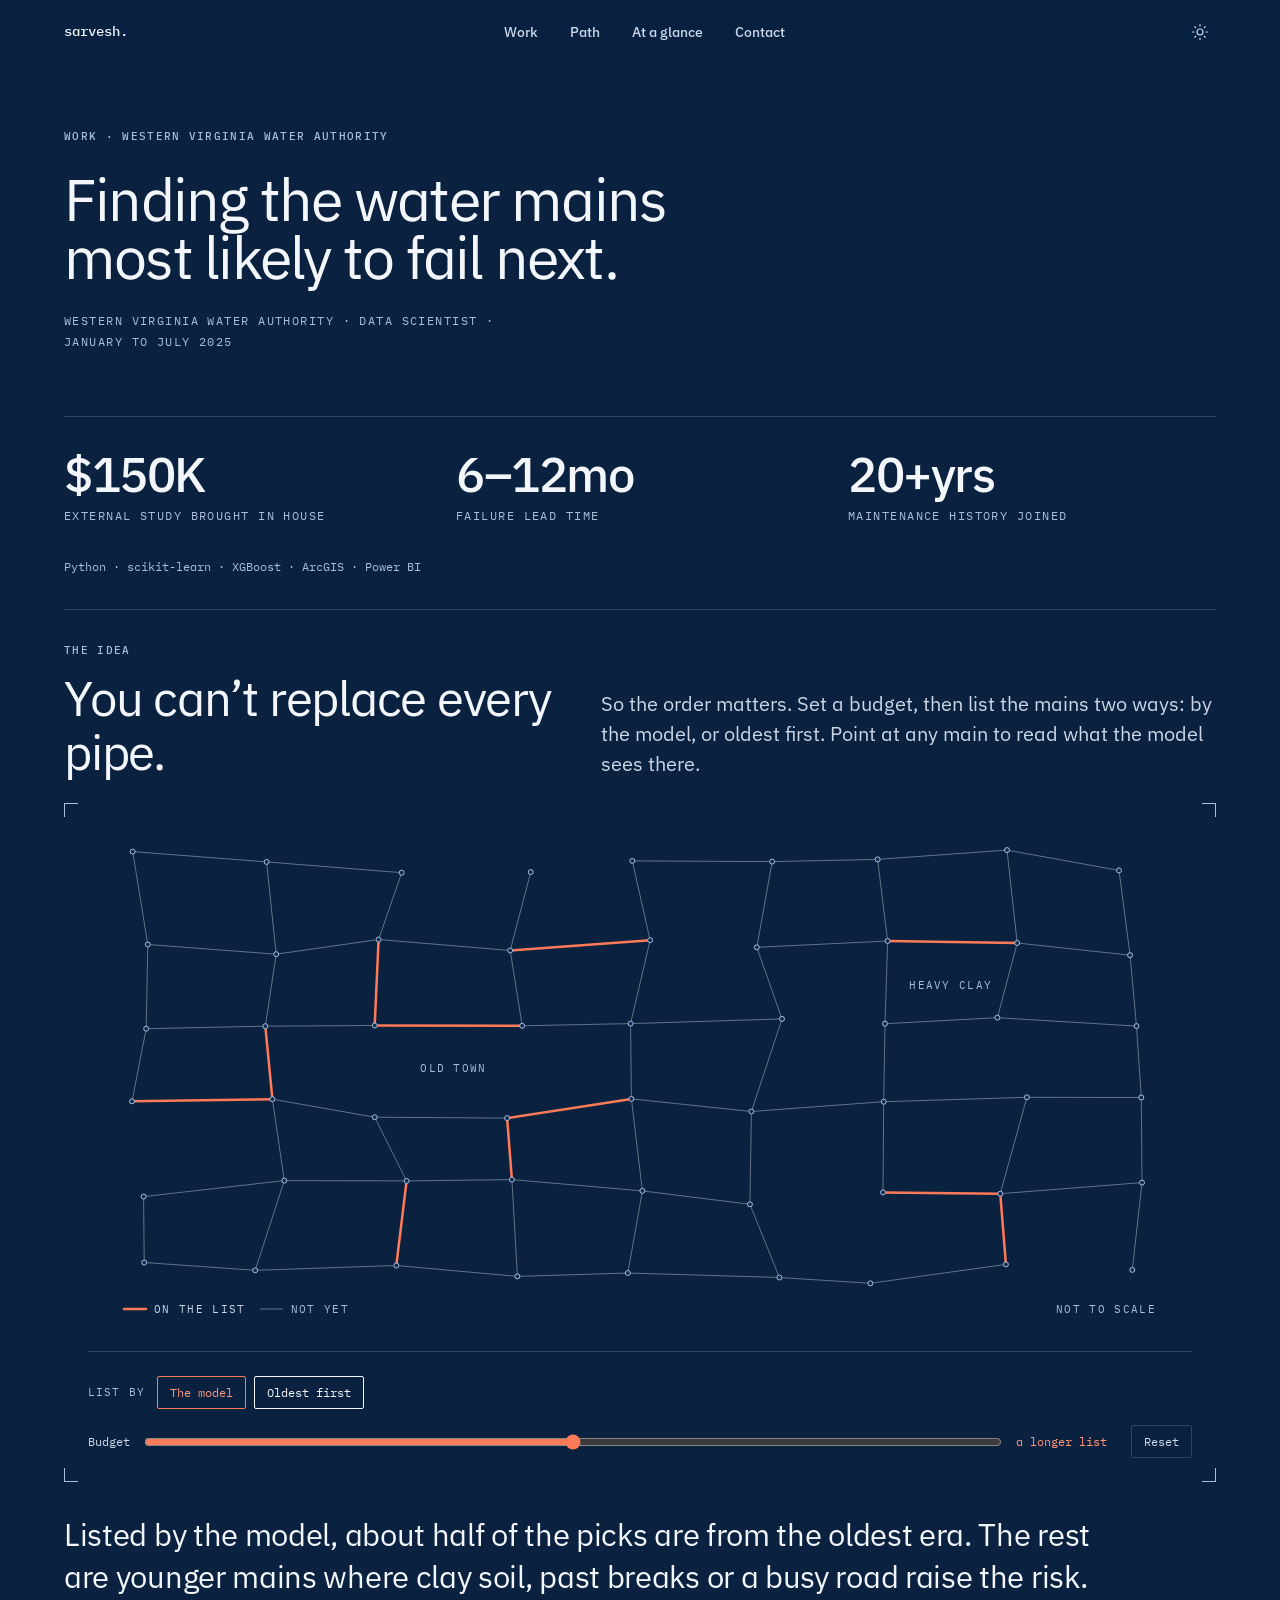
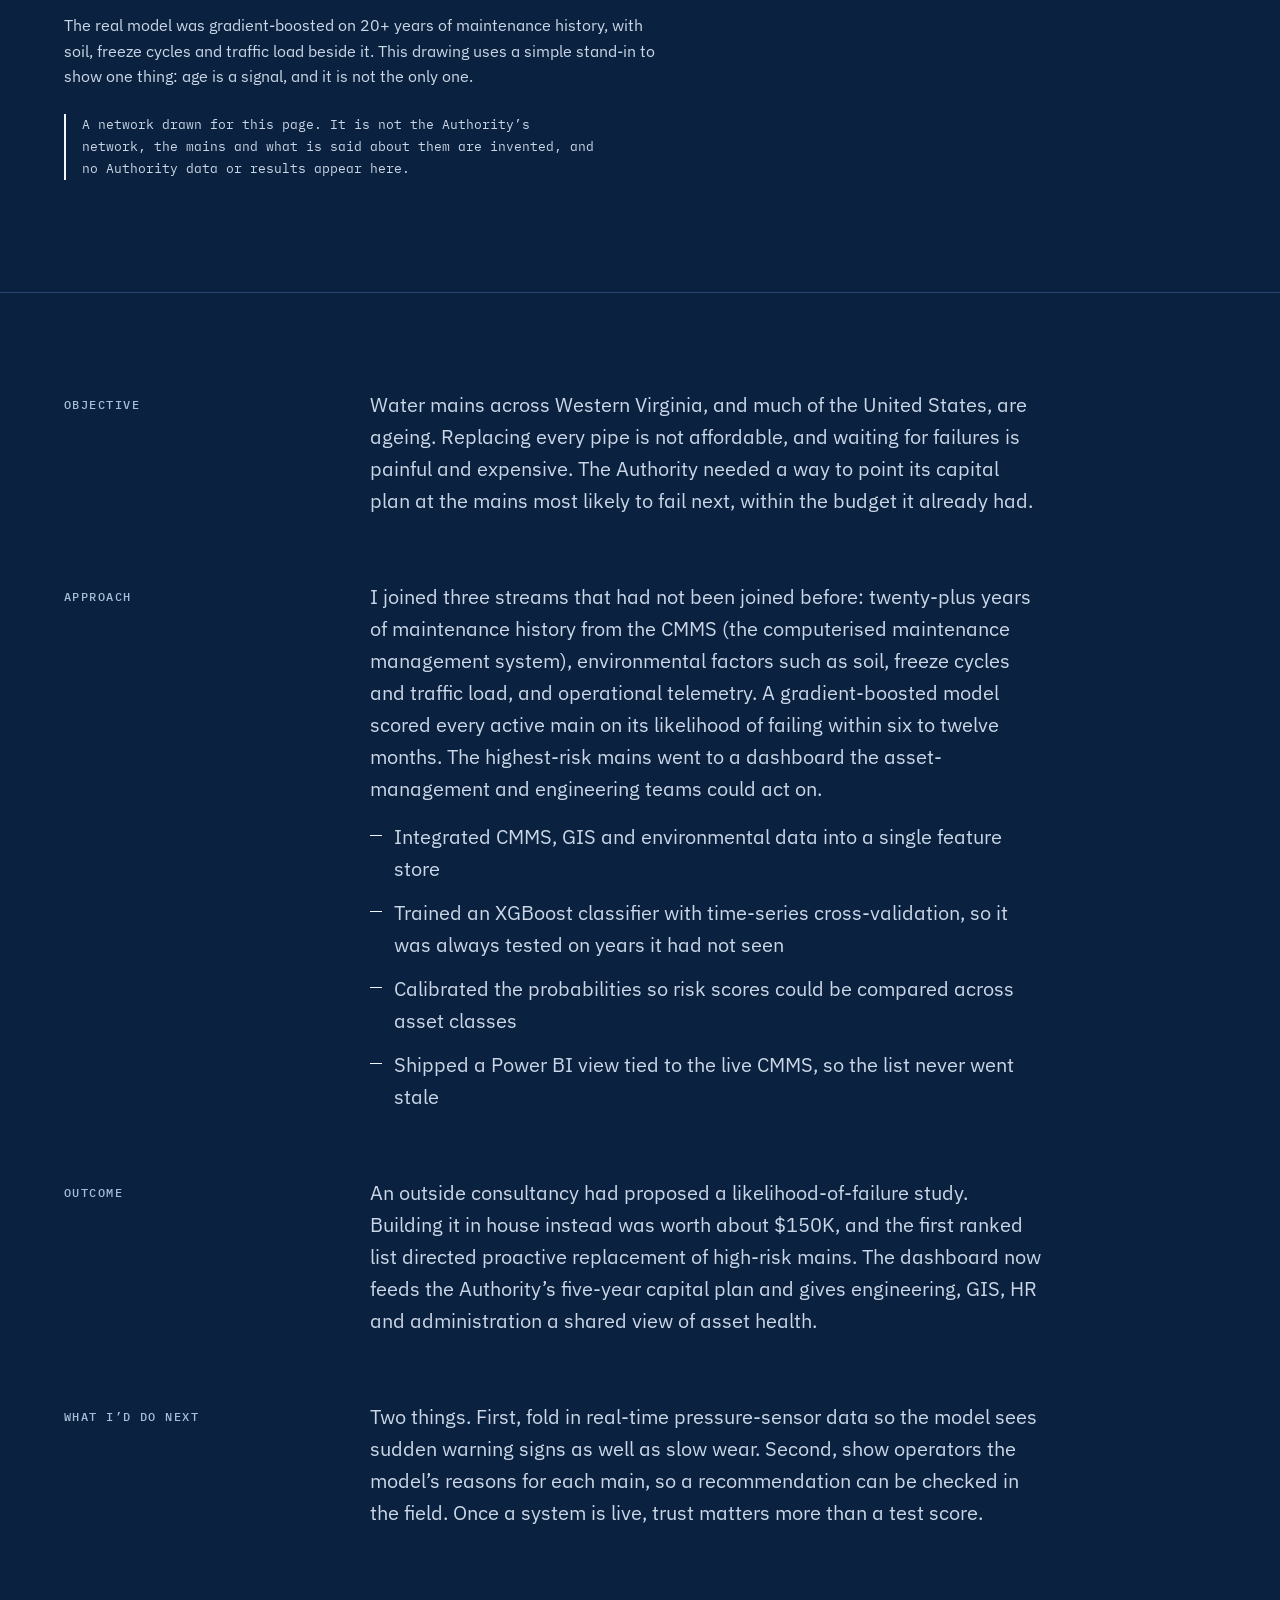
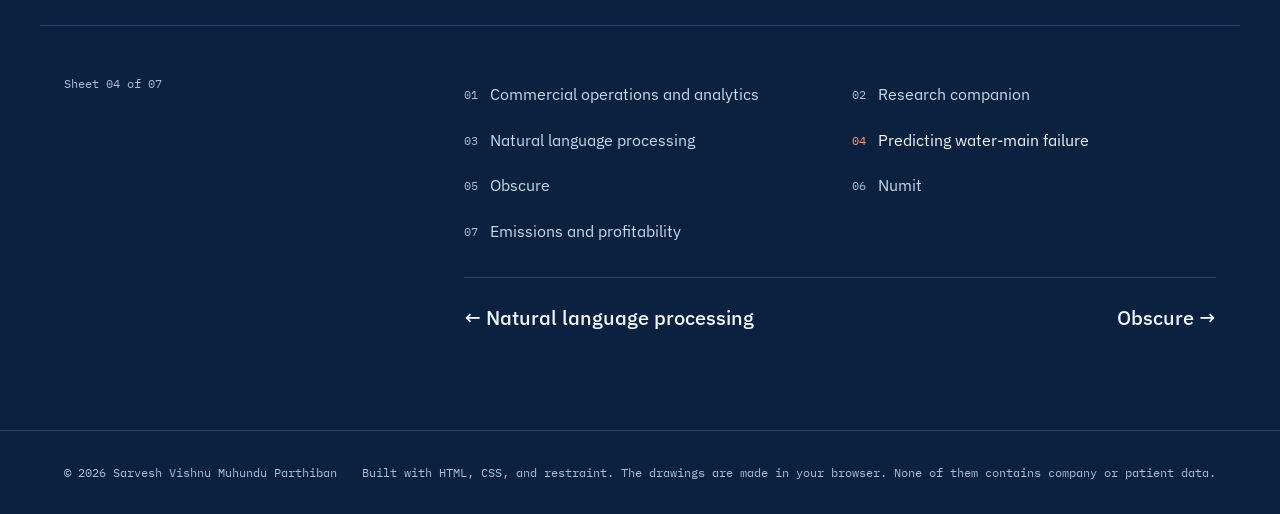
<file: work/wv-water.html>
<!DOCTYPE html>
<html lang="en">
<head>
  <meta charset="UTF-8" />
  <meta name="viewport" content="width=device-width, initial-scale=1" />
  <meta name="theme-color" content="#0A2240" />
  <meta name="color-scheme" content="dark light" />

  <title>Predicting water-main failure, Western Virginia Water Authority · Sarvesh Vishnu</title>
  <meta name="description" content="A risk model for every active water main at the Western Virginia Water Authority: twenty-plus years of maintenance history, scored for failure six to twelve months out, and used to direct the capital plan." />

  <link rel="canonical" href="https://sarvesh-vishnu.github.io/work/wv-water.html" />

  <meta property="og:type" content="article" />
  <meta property="og:url" content="https://sarvesh-vishnu.github.io/work/wv-water.html" />
  <meta property="og:title" content="Predicting water-main failure, Western Virginia Water Authority · Sarvesh Vishnu" />
  <meta property="og:description" content="A risk model for every active water main at the Western Virginia Water Authority: twenty-plus years of maintenance history, scored for failure six to twelve months out, and used to direct the capital plan." />
  <meta property="og:image" content="https://sarvesh-vishnu.github.io/assets/og-image.png" />
  <meta property="og:image:width" content="1200" />
  <meta property="og:image:height" content="630" />
  <meta name="twitter:card" content="summary_large_image" />
  <link rel="icon" type="image/svg+xml" href="../assets/favicon.svg" />

  <link rel="preconnect" href="https://fonts.googleapis.com" />
  <link rel="preconnect" href="https://fonts.gstatic.com" crossorigin />
  <link rel="stylesheet" href="https://fonts.googleapis.com/css2?family=IBM+Plex+Mono:wght@400;500&family=IBM+Plex+Sans:wght@300;400;500&display=swap" />

  <script>
    (function(){var d=document.documentElement;try{d.dataset.theme=localStorage.getItem('sheet')==='white'?'white':'blue';}catch(e){d.dataset.theme='blue';}})();
    if(!window.matchMedia('(prefers-reduced-motion: reduce)').matches)document.documentElement.classList.add('motion');
  </script>

  <link rel="stylesheet" href="../styles.css" />
</head>
<body class="project-page">
  <a href="#main" class="skip">Skip to content</a>

  <header class="site-header" id="header">
    <nav class="nav" aria-label="Primary">
      <a href="../index.html" class="brand">sarvesh.</a>
      <ul class="nav-links" role="list">
        <li><a href="../index.html#work">Work</a></li>
        <li><a href="../index.html#path">Path</a></li>
        <li class="nav-secondary"><a href="../index.html#glance">At a glance</a></li>
        <li><a href="../index.html#contact">Contact</a></li>
      </ul>
      <button type="button" class="theme-toggle" aria-label="Switch to the white print" aria-pressed="false" title="Blue sheet or white print">
        <svg class="theme-icon icon-moon" viewBox="0 0 24 24" width="18" height="18" fill="none" stroke="currentColor" stroke-width="1.5" stroke-linecap="round" stroke-linejoin="round" aria-hidden="true"><path d="M21 12.79A9 9 0 1 1 11.21 3 7 7 0 0 0 21 12.79z"/></svg>
        <svg class="theme-icon icon-sun" viewBox="0 0 24 24" width="18" height="18" fill="none" stroke="currentColor" stroke-width="1.5" stroke-linecap="round" stroke-linejoin="round" aria-hidden="true"><circle cx="12" cy="12" r="4"/><path d="M12 2v2M12 20v2M4.93 4.93l1.41 1.41M17.66 17.66l1.41 1.41M2 12h2M20 12h2M4.93 19.07l1.41-1.41M17.66 6.34l1.41-1.41"/></svg>
      </button>
    </nav>
  </header>

  <main id="main">
    <article>
      <header class="project-hero project-hero--lead">
        <p class="eyebrow">Work · Western Virginia Water Authority</p>
        <h1>Finding the water mains most likely to fail next.</h1>
        <p class="project-byline">Western Virginia Water Authority · Data Scientist · January to July 2025</p>
      </header>

      <div class="project-facts project-facts--lead">

        <dl class="project-results">
          <div><dt>external study brought in house</dt><dd>$150K</dd></div>
          <div><dt>failure lead time</dt><dd>6–12mo</dd></div>
          <div><dt>maintenance history joined</dt><dd>20+yrs</dd></div>
        </dl>

        <p class="project-tools">Python · scikit-learn · XGBoost · ArcGIS · Power BI</p>
      </div>

      <section class="lab" data-lab="plan" aria-labelledby="lab-title">
        <div class="lab-head">
          <div>
            <p class="eyebrow">The idea</p>
            <h2 id="lab-title" class="lab-title">You can’t replace every pipe.</h2>
          </div>
          <p class="lab-lede">So the order matters. Set a budget, then list the mains two ways: by the model, or oldest first. Point at any main to read what the model sees there.</p>
        </div>
        <div class="lab-stage">
          <div class="lab-fig lab-plan" role="img" aria-labelledby="lab-title" aria-describedby="lab-now lab-always"><!-- lab:fig --><svg viewBox="0 0 1040 499" preserveAspectRatio="xMidYMid meet" focusable="false"><path class="pl-main" d="M44.1,24.6 L169.8,34.8"/><path class="pl-main" d="M169.8,34.8 L296.5,45.6"/><path class="pl-main" d="M512.7,33.9 L644.0,34.5"/><path class="pl-main" d="M644.0,34.5 L742.9,32.4"/><path class="pl-main" d="M742.9,32.4 L864.3,23.1"/><path class="pl-main" d="M864.3,23.1 L969.3,43.3"/><path class="pl-main" d="M58.4,117.3 L178.7,126.9"/><path class="pl-main" d="M178.7,126.9 L274.9,112.3"/><path class="pl-main" d="M274.9,112.3 L398.3,123.3"/><path class="pl-main" d="M629.6,120.1 L752.2,113.8"/><path class="pl-main" d="M873.8,115.8 L979.7,128.0"/><path class="pl-main" d="M56.8,201.3 L168.5,198.8"/><path class="pl-main" d="M168.5,198.8 L271.2,198.1"/><path class="pl-main" d="M409.5,198.4 L511.2,196.2"/><path class="pl-main" d="M511.2,196.2 L653.1,191.5"/><path class="pl-main" d="M749.8,196.3 L855.2,190.3"/><path class="pl-main" d="M855.2,190.3 L985.7,198.7"/><path class="pl-main" d="M175.2,271.6 L271.2,289.6"/><path class="pl-main" d="M271.2,289.6 L395.3,290.5"/><path class="pl-main" d="M511.9,271.3 L624.5,283.9"/><path class="pl-main" d="M624.5,283.9 L748.6,274.2"/><path class="pl-main" d="M748.6,274.2 L882.9,269.8"/><path class="pl-main" d="M882.9,269.8 L990.2,269.9"/><path class="pl-main" d="M54.4,368.8 L186.3,352.8"/><path class="pl-main" d="M186.3,352.8 L301.1,353.1"/><path class="pl-main" d="M301.1,353.1 L399.8,351.9"/><path class="pl-main" d="M399.8,351.9 L522.2,363.1"/><path class="pl-main" d="M522.2,363.1 L623.1,376.5"/><path class="pl-main" d="M858.0,365.9 L990.9,354.9"/><path class="pl-main" d="M55.0,434.6 L159.0,442.3"/><path class="pl-main" d="M159.0,442.3 L291.4,437.6"/><path class="pl-main" d="M291.4,437.6 L405.0,448.5"/><path class="pl-main" d="M405.0,448.5 L508.5,445.0"/><path class="pl-main" d="M508.5,445.0 L650.8,449.5"/><path class="pl-main" d="M650.8,449.5 L736.1,455.4"/><path class="pl-main" d="M736.1,455.4 L863.2,436.5"/><path class="pl-main" d="M44.1,24.6 L58.4,117.3"/><path class="pl-main" d="M169.8,34.8 L178.7,126.9"/><path class="pl-main" d="M296.5,45.6 L274.9,112.3"/><path class="pl-main" d="M417.5,45.1 L398.3,123.3"/><path class="pl-main" d="M512.7,33.9 L529.5,113.0"/><path class="pl-main" d="M644.0,34.5 L629.6,120.1"/><path class="pl-main" d="M742.9,32.4 L752.2,113.8"/><path class="pl-main" d="M864.3,23.1 L873.8,115.8"/><path class="pl-main" d="M969.3,43.3 L979.7,128.0"/><path class="pl-main" d="M58.4,117.3 L56.8,201.3"/><path class="pl-main" d="M178.7,126.9 L168.5,198.8"/><path class="pl-main" d="M398.3,123.3 L409.5,198.4"/><path class="pl-main" d="M529.5,113.0 L511.2,196.2"/><path class="pl-main" d="M629.6,120.1 L653.1,191.5"/><path class="pl-main" d="M752.2,113.8 L749.8,196.3"/><path class="pl-main" d="M873.8,115.8 L855.2,190.3"/><path class="pl-main" d="M979.7,128.0 L985.7,198.7"/><path class="pl-main" d="M56.8,201.3 L43.5,273.7"/><path class="pl-main" d="M511.2,196.2 L511.9,271.3"/><path class="pl-main" d="M653.1,191.5 L624.5,283.9"/><path class="pl-main" d="M749.8,196.3 L748.6,274.2"/><path class="pl-main" d="M985.7,198.7 L990.2,269.9"/><path class="pl-main" d="M175.2,271.6 L186.3,352.8"/><path class="pl-main" d="M271.2,289.6 L301.1,353.1"/><path class="pl-main" d="M511.9,271.3 L522.2,363.1"/><path class="pl-main" d="M624.5,283.9 L623.1,376.5"/><path class="pl-main" d="M748.6,274.2 L747.9,364.6"/><path class="pl-main" d="M882.9,269.8 L858.0,365.9"/><path class="pl-main" d="M990.2,269.9 L990.9,354.9"/><path class="pl-main" d="M54.4,368.8 L55.0,434.6"/><path class="pl-main" d="M186.3,352.8 L159.0,442.3"/><path class="pl-main" d="M399.8,351.9 L405.0,448.5"/><path class="pl-main" d="M522.2,363.1 L508.5,445.0"/><path class="pl-main" d="M623.1,376.5 L650.8,449.5"/><path class="pl-main" d="M990.9,354.9 L981.7,442.0"/><path class="pl-main is-on" d="M398.3,123.3 L529.5,113.0"/><path class="pl-main is-on" d="M752.2,113.8 L873.8,115.8"/><path class="pl-main is-on" d="M271.2,198.1 L409.5,198.4"/><path class="pl-main is-on" d="M43.5,273.7 L175.2,271.6"/><path class="pl-main is-on" d="M395.3,290.5 L511.9,271.3"/><path class="pl-main is-on" d="M747.9,364.6 L858.0,365.9"/><path class="pl-main is-on" d="M274.9,112.3 L271.2,198.1"/><path class="pl-main is-on" d="M168.5,198.8 L175.2,271.6"/><path class="pl-main is-on" d="M395.3,290.5 L399.8,351.9"/><path class="pl-main is-on" d="M301.1,353.1 L291.4,437.6"/><path class="pl-main is-on" d="M858.0,365.9 L863.2,436.5"/><circle class="pl-node" cx="44.1" cy="24.6" r="2.5"/><circle class="pl-node" cx="169.8" cy="34.8" r="2.5"/><circle class="pl-node" cx="296.5" cy="45.6" r="2.5"/><circle class="pl-node" cx="512.7" cy="33.9" r="2.5"/><circle class="pl-node" cx="644.0" cy="34.5" r="2.5"/><circle class="pl-node" cx="742.9" cy="32.4" r="2.5"/><circle class="pl-node" cx="864.3" cy="23.1" r="2.5"/><circle class="pl-node" cx="969.3" cy="43.3" r="2.5"/><circle class="pl-node" cx="58.4" cy="117.3" r="2.5"/><circle class="pl-node" cx="178.7" cy="126.9" r="2.5"/><circle class="pl-node" cx="274.9" cy="112.3" r="2.5"/><circle class="pl-node" cx="398.3" cy="123.3" r="2.5"/><circle class="pl-node" cx="529.5" cy="113.0" r="2.5"/><circle class="pl-node" cx="629.6" cy="120.1" r="2.5"/><circle class="pl-node" cx="752.2" cy="113.8" r="2.5"/><circle class="pl-node" cx="873.8" cy="115.8" r="2.5"/><circle class="pl-node" cx="979.7" cy="128.0" r="2.5"/><circle class="pl-node" cx="56.8" cy="201.3" r="2.5"/><circle class="pl-node" cx="168.5" cy="198.8" r="2.5"/><circle class="pl-node" cx="271.2" cy="198.1" r="2.5"/><circle class="pl-node" cx="409.5" cy="198.4" r="2.5"/><circle class="pl-node" cx="511.2" cy="196.2" r="2.5"/><circle class="pl-node" cx="653.1" cy="191.5" r="2.5"/><circle class="pl-node" cx="749.8" cy="196.3" r="2.5"/><circle class="pl-node" cx="855.2" cy="190.3" r="2.5"/><circle class="pl-node" cx="985.7" cy="198.7" r="2.5"/><circle class="pl-node" cx="43.5" cy="273.7" r="2.5"/><circle class="pl-node" cx="175.2" cy="271.6" r="2.5"/><circle class="pl-node" cx="271.2" cy="289.6" r="2.5"/><circle class="pl-node" cx="395.3" cy="290.5" r="2.5"/><circle class="pl-node" cx="511.9" cy="271.3" r="2.5"/><circle class="pl-node" cx="624.5" cy="283.9" r="2.5"/><circle class="pl-node" cx="748.6" cy="274.2" r="2.5"/><circle class="pl-node" cx="882.9" cy="269.8" r="2.5"/><circle class="pl-node" cx="990.2" cy="269.9" r="2.5"/><circle class="pl-node" cx="54.4" cy="368.8" r="2.5"/><circle class="pl-node" cx="186.3" cy="352.8" r="2.5"/><circle class="pl-node" cx="301.1" cy="353.1" r="2.5"/><circle class="pl-node" cx="399.8" cy="351.9" r="2.5"/><circle class="pl-node" cx="522.2" cy="363.1" r="2.5"/><circle class="pl-node" cx="623.1" cy="376.5" r="2.5"/><circle class="pl-node" cx="747.9" cy="364.6" r="2.5"/><circle class="pl-node" cx="858.0" cy="365.9" r="2.5"/><circle class="pl-node" cx="990.9" cy="354.9" r="2.5"/><circle class="pl-node" cx="55.0" cy="434.6" r="2.5"/><circle class="pl-node" cx="159.0" cy="442.3" r="2.5"/><circle class="pl-node" cx="291.4" cy="437.6" r="2.5"/><circle class="pl-node" cx="405.0" cy="448.5" r="2.5"/><circle class="pl-node" cx="508.5" cy="445.0" r="2.5"/><circle class="pl-node" cx="650.8" cy="449.5" r="2.5"/><circle class="pl-node" cx="736.1" cy="455.4" r="2.5"/><circle class="pl-node" cx="863.2" cy="436.5" r="2.5"/><circle class="pl-node" cx="417.5" cy="45.1" r="2.5"/><circle class="pl-node" cx="981.7" cy="442.0" r="2.5"/><text class="fig-lab fig-lab-quiet sp-level" text-anchor="middle" x="345.1" y="244.5">OLD TOWN</text><text class="fig-lab fig-lab-quiet sp-level" text-anchor="middle" x="811.6" y="162.0">HEAVY CLAY</text><path class="pl-main is-on" d="M36,481 L58,481"/><text class="fig-lab sp-level" x="66" y="485">ON THE LIST</text><path class="pl-main" d="M172.6,481 L194.6,481"/><text class="fig-lab fig-lab-quiet sp-level" x="202.6" y="485">NOT YET</text><text class="fig-lab fig-lab-quiet sp-level" text-anchor="end" x="1004" y="485">NOT TO SCALE</text></svg><!-- /lab:fig --></div>
          <div class="lab-controls"></div>
        </div>
        <p class="lab-now" id="lab-now" aria-live="polite"><!-- lab:now -->Listed by the model, about half of the picks are from the oldest era. The rest are younger mains where clay soil, past breaks or a busy road raise the risk.<!-- /lab:now --></p>
        <p class="lab-always" id="lab-always"><!-- lab:always -->The real model was gradient-boosted on 20+ years of maintenance history, with soil, freeze cycles and traffic load beside it. This drawing uses a simple stand-in to show one thing: age is a signal, and it is not the only one.<!-- /lab:always --></p>
        <p class="lab-note">A network drawn for this page. It is not the Authority’s network, the mains and what is said about them are invented, and no Authority data or results appear here.</p>
      </section>


      <div class="paper">
      <section class="project-body-prose">
        <h2>Objective</h2>
        <p>Water mains across Western Virginia, and much of the United States, are ageing. Replacing every pipe is not affordable, and waiting for failures is painful and expensive. The Authority needed a way to point its capital plan at the mains most likely to fail next, within the budget it already had.</p>

        <h2>Approach</h2>
        <p>I joined three streams that had not been joined before: twenty-plus years of maintenance history from the CMMS (the computerised maintenance management system), environmental factors such as soil, freeze cycles and traffic load, and operational telemetry. A gradient-boosted model scored every active main on its likelihood of failing within six to twelve months. The highest-risk mains went to a dashboard the asset-management and engineering teams could act on.</p>

        <ul>
          <li>Integrated CMMS, GIS and environmental data into a single feature store</li>
          <li>Trained an XGBoost classifier with time-series cross-validation, so it was always tested on years it had not seen</li>
          <li>Calibrated the probabilities so risk scores could be compared across asset classes</li>
          <li>Shipped a Power BI view tied to the live CMMS, so the list never went stale</li>
        </ul>
      </section>

      <section class="project-body-prose">
        <h2>Outcome</h2>
        <p>An outside consultancy had proposed a likelihood-of-failure study. Building it in house instead was worth about $150K, and the first ranked list directed proactive replacement of high-risk mains. The dashboard now feeds the Authority’s five-year capital plan and gives engineering, GIS, HR and administration a shared view of asset health.</p>

        <h2>What I’d do next</h2>
        <p>Two things. First, fold in real-time pressure-sensor data so the model sees sudden warning signs as well as slow wear. Second, show operators the model’s reasons for each main, so a recommendation can be checked in the field. Once a system is live, trust matters more than a test score.</p>
      </section>
      </div>
    </article>

    <nav class="sheet-nav" aria-label="All sheets">
      <p class="sheet-nav-here">Sheet 04 of 07</p>
      <ol class="sheet-nav-list" role="list">
        <li><a href="commercial-analytics.html"><span>01</span> Commercial operations and analytics</a></li>
        <li><a href="research-companion.html"><span>02</span> Research companion</a></li>
        <li><a href="nlp.html"><span>03</span> Natural language processing</a></li>
        <li><a href="wv-water.html" aria-current="page"><span>04</span> Predicting water-main failure</a></li>
        <li><a href="obscure.html"><span>05</span> Obscure</a></li>
        <li><a href="numit.html"><span>06</span> Numit</a></li>
        <li><a href="esg-causal.html"><span>07</span> Emissions and profitability</a></li>
      </ol>
      <p class="sheet-nav-step">
        <a href="nlp.html" rel="prev">← Natural language processing</a>
        <a href="obscure.html" rel="next">Obscure →</a>
      </p>
    </nav>
  </main>

  <footer class="site-footer">
    <div class="footer-inner">
      <p class="foot-line">© 2026 Sarvesh Vishnu Muhundu Parthiban</p>
      <p class="foot-line foot-meta">Built with HTML, CSS, and restraint. The drawings are made in your browser. None of them contains company or patient data.</p>
    </div>
  </footer>

  <noscript>
    <style>
      .reveal { opacity: 1 !important; transform: none !important; }
      .site-header { border-bottom: 1px solid var(--line); }
      .theme-toggle { display: none; }
    </style>
  </noscript>

  <!-- Smooth scroll: Lenis 1.3.27 — vendored, pinned (design.md §14.9) -->
  <script src="../assets/vendor/lenis.min.js" defer></script>
  <script src="../main.js" defer></script>
  <script src="../motion.js" defer></script>
  <script src="../lab.js" defer></script>
  <script src="../count.js" defer></script>
</body>
</html>
</file>
<file: styles.css>
/* =============================================================
   Portfolio — Sarvesh Vishnu
   Tokens + base + components, traceable to design.md §2–§9.
   ============================================================= */

/* -------------------------------------------------------------
   §2  Color · §3 Typography · §4 Spacing · §7 Motion
   ------------------------------------------------------------- */
/* Metric-matched fallbacks (§14.35). Until Plex arrives the page sets in Arial, or its
   metric twins Liberation Sans and Arimo on Linux, scaled to Plex's width and given Plex's
   ascent and descent, so the swap does not rewrap the hero and push the index down.
   Measured: Plex Sans 400 runs 1.0% wider than Arial, 300 runs 0.2% narrower. */
@font-face {
  font-family: 'Plex Sans Fallback';
  src: local('Arial'), local('ArialMT'), local('Liberation Sans'), local('Arimo');
  size-adjust: 100.5%;
  ascent-override: 102%;
  descent-override: 27.4%;
  line-gap-override: 0%;
}
@font-face {
  font-family: 'Plex Mono Fallback';
  src: local('Courier New'), local('CourierNewPSMT'), local('Liberation Mono'), local('Cousine');
  size-adjust: 100%;
  ascent-override: 102.5%;
  descent-override: 27.5%;
  line-gap-override: 0%;
}

:root {
  /* Blueprint (design.md §14.16, deepened in §14.17). The ground is a deep Prussian,
     close to ink: the pigment's own masstone. Linework is near-white, and one
     vermilion "redline" marks the single thing a figure or a sentence is about. */
  --canvas:          #0A2240;  /* the sheet */
  --surface:         #0F2C52;  /* a panel on the sheet (figure stages) */
  --ink:             #F3F6FA;  /* 15.0:1 on the sheet */
  --ink-soft:        #CBD7E7;
  --ink-muted:       #A9BED8;  /* 8.4:1 on the sheet, 7.4:1 on a panel (lifted, §14.23) */
  --line:            #27456F;
  --mark:            #F3F6FA;  /* drawn lines, links, outlines */
  --accent:          #FF7A59;  /* the redline: 6.3:1 on the sheet, 5.4:1 on a panel */
  --accent-deep:     #FF977C;  /* the redline as small text: 7.6:1 on the sheet, 6.6:1 on a panel */
  --tint:            #14365F;  /* hover wash */
  /* Subject colours (§14.38): one per Range row, carried into the sheet dots. They name a
     subject; the redline still marks the one thing a figure or sentence is about. */
  --subj-business:   #F2B84B;
  --subj-health:     #F59AC0;
  --subj-civic:      #5ED0B4;
  --subj-culture:    #B9A4FF;


  /* Functional */
  --success:         #2E5E3E;
  --warning:         #B45309;
  --error:           #9F2B2B;

  /* Type stacks */
  --font-sans: 'IBM Plex Sans', 'Plex Sans Fallback', 'Helvetica Neue', system-ui, sans-serif;
  --font-mono: 'IBM Plex Mono', 'Plex Mono Fallback', 'SF Mono', ui-monospace, monospace;

  /* Type scale (1.250 modular) */
  --text-2xs:  11px;
  --text-xs:   12px;
  --text-sm:   14px;
  --text-base: 16px;
  --text-md:   18px;  /* running text on a phone (§14.23) */
  --text-lg:   20px;
  --text-xl:   25px;
  --text-2xl:  31px;
  --text-3xl:  39px;
  --text-4xl:  49px;
  --text-5xl:  61px;
  --text-6xl:  76px;
  --text-7xl:  95px;
  --text-8xl:  119px;
  --text-9xl:  149px;

  /* Spacing — 4px baseline */
  --space-1:   4px;
  --space-2:   8px;
  --space-3:   12px;
  --space-4:   16px;
  --space-6:   24px;
  --space-8:   32px;
  --space-12:  48px;
  --space-16:  64px;
  --space-24:  96px;
  --space-32:  128px;
  --space-48:  192px;

  /* Layout */
  --content-max: 1200px;
  --ch: 0.6em;           /* Plex's "0" is 0.6em in Sans and Mono: measures stay put while a fallback font shows (§14.35) */
  --reading-max: calc(56 * var(--ch));   /* about 70 characters of running text; a ch is wider than the average letter (§14.23) */
  --gutter:      24px;
  --header-h:    64px;

  /* Motion */
  --ease-out:      cubic-bezier(0.16, 1, 0.3, 1);
  --ease-in-out:   cubic-bezier(0.65, 0, 0.35, 1);
  --duration-fast: 150ms;
  --duration-base: 250ms;
  --duration-slow: 600ms;
}

/* The white print: the same drawing as blue lines on white. Opt-in via the toggle
   ([data-theme="white"] on <html>). Case-study prose (.paper) follows the sheet the
   reader chose; it no longer turns white inside the blue sheet (§14.23). */
:root[data-theme="white"] {
  --subj-business: #8A5A00; --subj-health: #A1305F; --subj-civic: #0B6E57; --subj-culture: #5A43B3;
  --canvas:      #FFFFFF;
  --surface:     #F3F6FA;
  --ink:         #0A2240;
  --ink-soft:    #23406A;
  --ink-muted:   #4E6A8E;  /* 5.5:1 on white */
  --line:        #C9D4E2;
  --mark:        #0A2240;
  --accent:      #C93B1A;  /* 5.0:1 on white */
  --accent-deep: #A82E12;
  --tint:        #EAF0F7;
}
.paper { background: var(--canvas); color: var(--ink); border-top: 1px solid var(--line); }

/* Native controls (sliders, checkboxes, scrollbars) follow the sheet, not the
   operating system. */
:root { color-scheme: dark; }
:root[data-theme="white"] { color-scheme: light; }

@media (max-width: 640px) {
  :root { --gutter: 16px; }
}

/* -------------------------------------------------------------
   Reset — minimal, intentional
   ------------------------------------------------------------- */
*, *::before, *::after { box-sizing: border-box; }
html { -webkit-text-size-adjust: 100%; scroll-behavior: smooth; scroll-padding-top: calc(var(--header-h) - 1px); }   /* a linked section's rule tucks under the header */
body, h1, h2, h3, h4, p, ul, ol, dl, dd, dt, figure { margin: 0; padding: 0; }
ul, ol { list-style: none; }
img, svg { display: block; max-width: 100%; }
a { color: inherit; text-decoration: none; }
button { font: inherit; color: inherit; background: none; border: 0; cursor: pointer; }

/* -------------------------------------------------------------
   Base
   ------------------------------------------------------------- */
html, body { background: var(--canvas); color: var(--ink); }
body {
  font-family: var(--font-sans);
  font-size: var(--text-base);
  font-weight: 400;
  line-height: 1.6;
  -webkit-font-smoothing: antialiased;
  -moz-osx-font-smoothing: grayscale;
  text-rendering: optimizeLegibility;
  font-feature-settings: 'kern', 'ss01';
}

::selection { background: var(--accent); color: var(--canvas); }

/* Focus — design.md §10 */
:focus-visible {
  outline: 2px solid var(--mark);
  outline-offset: 2px;
  border-radius: 2px;
}

/* Skip link */
.skip {
  position: absolute;
  left: -9999px;
  top: var(--space-2);
  background: var(--mark);
  color: var(--surface);
  padding: var(--space-2) var(--space-4);
  font-family: var(--font-mono);
  font-size: var(--text-xs);
  z-index: 100;
}
.skip:focus { left: var(--space-2); }

/* -------------------------------------------------------------
   Typography utilities
   ------------------------------------------------------------- */
.eyebrow {
  font-family: var(--font-mono);
  font-size: var(--text-2xs);
  font-weight: 500;
  text-transform: uppercase;
  letter-spacing: 0.12em;
  color: var(--ink-muted);
}

.section-title {
  font-family: var(--font-sans);
  font-size: clamp(var(--text-3xl), 6vw, var(--text-6xl));
  font-weight: 400;                                     /* one light voice for display type (§14.14) */
  line-height: 1.02;
  letter-spacing: -0.035em;
  color: var(--ink);
  margin-top: var(--space-6);
  max-width: calc(18 * var(--ch));
  text-wrap: balance;
}

.prose {
  max-width: var(--reading-max);
  font-size: var(--text-lg);
  color: var(--ink-soft);
}
.prose p + p { margin-top: var(--space-6); }

/* -------------------------------------------------------------
   §5  Layout — header
   ------------------------------------------------------------- */
.site-header {
  position: fixed;
  inset: 0 0 auto 0;
  height: var(--header-h);
  background: color-mix(in srgb, var(--canvas) 88%, transparent);
  /* tells-ok: glass the header sits over scrolling content; the blur keeps text legible */
  -webkit-backdrop-filter: saturate(140%) blur(8px);
  backdrop-filter: saturate(140%) blur(8px);
  border-bottom: 1px solid transparent;
  transition: border-color var(--duration-base) var(--ease-out),
              background-color var(--duration-base) var(--ease-out);
  z-index: 50;
  opacity: 0;
  transform: translateY(-4px);
  animation: header-in var(--duration-slow) var(--ease-out) 1s forwards;
}
.site-header.is-scrolled { border-bottom-color: var(--line); }

@keyframes header-in {
  to { opacity: 1; transform: none; }
}

.nav {
  height: 100%;
  max-width: var(--content-max);
  margin: 0 auto;
  padding: 0 var(--gutter);
  display: flex;
  align-items: center;
  justify-content: space-between;
}

.brand {
  padding-block: 8px;                                   /* a 24px-plus target (§14.23) */
  font-family: var(--font-mono);
  font-size: var(--text-sm);
  font-weight: 500;
  color: var(--ink);
  letter-spacing: 0;
}

.nav-links {
  display: flex;
  gap: var(--space-8);
}
.nav-links a {
  position: relative;
  padding-block: 10px;
  font-size: var(--text-sm);
  font-weight: 500;
  color: var(--ink-soft);
  transition: color var(--duration-fast) ease;
}
.nav-links a::after {
  content: "";
  position: absolute;
  left: 0; right: 0;
  bottom: 4px;
  height: 1px;
  background: var(--mark);
  transform: scaleX(0);
  transform-origin: left center;
  transition: transform 200ms var(--ease-out);
}
.nav-links a:hover, .nav-links a[aria-current="true"] { color: var(--ink); }
.nav-links a:hover::after, .nav-links a[aria-current="true"]::after { transform: scaleX(1); }   /* the section being read (§14.27) */

/* Below sm the full nav can't fit alongside the brand and toggle
   (it needs ~421px in a 375px viewport), so the secondary links drop
   out and Work / Contact carry navigation. No dropdown — design.md §6. */
@media (max-width: 640px) {
  .nav-links { gap: var(--space-4); }
  .nav-secondary { display: none; }
}

/* Theme toggle — icon-only, sits after nav-links */
.theme-toggle {
  width: 32px;
  height: 32px;
  margin-left: var(--space-6);
  display: inline-flex;
  align-items: center;
  justify-content: center;
  border-radius: 2px;
  color: var(--ink-soft);
  transition: color var(--duration-fast) ease,
              background-color var(--duration-fast) ease;
}
.theme-toggle:hover { color: var(--ink); background: var(--tint); }
.theme-toggle:focus-visible { outline: 2px solid var(--mark); outline-offset: 2px; }
.theme-icon { display: none; }
:root .theme-toggle .icon-sun { display: block; }
:root[data-theme="white"] .theme-toggle .icon-sun { display: none; }
:root[data-theme="white"] .theme-toggle .icon-moon { display: block; }
@media (max-width: 640px) {
  .theme-toggle { margin-left: var(--space-3); }
}

/* -------------------------------------------------------------
   Hero: the first sheet (design.md §14.16, §14.17, §14.24 to §14.26)
   The name, then two sentences on what the work has done, with the
   redline under one phrase. Role and links along the foot. No claim
   about the work is made here (§14.26): the working models start one
   scroll down and make it themselves.
   ------------------------------------------------------------- */
.hero {
  position: relative;
  padding: calc(var(--header-h) + var(--space-16)) var(--gutter) var(--space-12);   /* the index starts on the first screen (§14.30) */
  display: flex;
  align-items: stretch;
}
.hero-inner {
  max-width: calc(var(--content-max) - 2 * var(--gutter));   /* the same left edge as every section and the header (§14.27) */
  margin: 0 auto;
  width: 100%;
  display: flex;
  flex-direction: column;
  gap: var(--space-8);
}
.hero-say { margin: 0; }
.hero-proof {
  margin-top: var(--space-8);
  max-width: calc(54 * var(--ch));
  font-size: clamp(var(--text-lg), 1.7vw, var(--text-xl));   /* it follows the name directly, so it steps up on a wide sheet */
  line-height: 1.45;
  color: var(--ink-soft);
}
.hero-proof .redline {                               /* the mark is one stroke, never broken over two lines, */
  white-space: nowrap;
  text-decoration-thickness: max(0.055em, 2px);        /* and at reading size it keeps its weight */
  text-underline-offset: 0.2em;
}
.hero-name {
  font-family: var(--font-sans);
  font-weight: 300;
  /* one line at every width: it eases down below 375px, and grows with the sheet above 660px */
  font-size: max(clamp(var(--text-3xl), 13vw, var(--text-4xl)), min(7.4vw, var(--text-8xl)));
  line-height: 1;
  letter-spacing: -0.04em;
  color: var(--ink);
  text-wrap: balance;
}
/* the redline: one mark, under the words the sentence is for */
.redline {
  text-decoration: underline;
  text-decoration-color: var(--accent);
  text-decoration-thickness: 0.055em;
  text-underline-offset: 0.14em;
  text-decoration-skip-ink: none;
}
.hero-id {
  display: flex;
  flex-wrap: wrap;
  align-items: baseline;
  justify-content: flex-start;
  gap: var(--space-4) var(--space-12);
}
.hero-role { font-size: var(--text-base); color: var(--ink-soft); }
.hero-links { display: flex; flex-wrap: wrap; gap: var(--space-2) var(--space-6); }
.hero-links a {
  padding-top: 8px;
  padding-bottom: 2px;
  font-size: var(--text-sm);
  font-weight: 500;
  color: var(--mark);
  border-bottom: 1px solid currentColor;
  transition: color var(--duration-fast) ease;
}
.hero-links a:hover { color: var(--accent); }

/* -------------------------------------------------------------
   Sections
   ------------------------------------------------------------- */
/* Space groups (§14.27). The hairline opens a section, so its label sits close under it
   and the room goes above the line, after the last section's final words. A heading is
   nearer to what it introduces than to anything else. */
.section {
  max-width: var(--content-max);
  margin: 0 auto;
  padding: var(--space-16) var(--gutter) var(--space-32);
  border-top: 1px solid var(--line);
}
@media (max-width: 768px) {
  .section { padding-top: var(--space-8); padding-bottom: var(--space-16); }
}

.section-head {
  display: grid;
  grid-template-columns: repeat(12, 1fr);
  gap: var(--gutter);
  margin-bottom: var(--space-12);
}
@media (max-width: 768px) { .section-head { margin-bottom: var(--space-8); } }
.contact .section-head { margin-bottom: 0; }           /* the note and its buttons are one group */
.section-head .eyebrow { grid-column: 1 / -1; }
.section-head .section-title { grid-column: 1 / span 8; }
.section-note {
  grid-column: 1 / span 8;
  margin-top: calc(var(--space-4) - var(--gutter));
  font-family: var(--font-mono);
  font-size: var(--text-xs);
  color: var(--ink-muted);
}
@media (max-width: 768px) { .section-head .section-title, .section-note { grid-column: 1 / -1; } }

/* -------------------------------------------------------------
   The path here — two threads, one practice (design.md §14.11)
   Two lanes, technical and business, that merge into one line.
   Static and complete in CSS; motion.js only draws it on scroll.
   Lanes sit at fixed fractions of the rail so the merge curve
   (an SVG drawn on a 48-unit grid, stretched to the rail) always
   meets them at any rail width.
   ------------------------------------------------------------- */
.threads {
  --rail-w: 64px;
  --dot-y: 0.78em;                 /* centre of the first text line */
  --lane-t: 20.8333%;              /* 10 / 48 */
  --lane-b: 79.1667%;              /* 38 / 48 */
  --lane-m: 50%;
  margin-top: var(--space-8);
  max-width: calc(76 * var(--ch));
}
.path-grid {
  display: grid;
  grid-template-columns: minmax(0, 7fr) minmax(0, 5fr);
  gap: var(--space-12) var(--space-16);
  align-items: start;
}
.path-grid .threads { margin-top: 0; }
.path-bio { position: sticky; top: calc(var(--header-h) + var(--space-8)); font-size: var(--text-base); }
@media (max-width: 960px) {
  .path-grid { grid-template-columns: 1fr; }
  .path-bio { position: static; }
}
.th, .th-merge {
  display: grid;
  grid-template-columns: var(--rail-w) 92px minmax(0, 1fr);
  gap: var(--space-4);
  align-items: start;
}
.th-rail { position: relative; align-self: stretch; }

/* lines: a hairline track, with the Prussian fill drawn over it.
   --p is the drawn fraction (1 when static; motion.js scrubs it). */
.ln {
  position: absolute;
  top: 0; bottom: -1px;            /* 1px overlap: rows sit on fractional pixels, no seams */
  width: 1px;
  background: var(--line);
}
.ln::after {
  content: "";
  position: absolute;
  inset: 0;
  background: var(--mark);
  transform: scaleY(var(--p, 1));
  transform-origin: top center;
}
.ln-t { left: calc(var(--lane-t) - 0.5px); }
.ln-b { left: calc(var(--lane-b) - 0.5px); }
.ln-m { left: calc(var(--lane-m) - 1px); width: 2px; }  /* one line, heavier */
.th-start .ln-t,
.th-bstart .ln-b { top: var(--dot-y); }                    /* a thread begins at its first dot */
.th-end .ln-m { bottom: auto; height: var(--dot-y); }      /* and the path ends at today */
.th-end .dot { border-color: var(--accent); box-shadow: 0 0 0 3px var(--canvas), 0 0 0 4px var(--accent); }

/* dots: filled = technical, hollow = business, ringed = both */
.dot {
  position: absolute;
  top: var(--dot-y);
  width: 11px; height: 11px;
  box-sizing: border-box;
  border-radius: 50%;
  border: 2px solid var(--mark);
  background: var(--mark);
  box-shadow: 0 0 0 3px var(--canvas);
  transform: translate(-50%, -50%);
  transition: background-color var(--duration-base) ease, border-color var(--duration-base) ease,
              box-shadow var(--duration-base) ease;
}
.th-t .dot { left: var(--lane-t); }
.th-b .dot { left: var(--lane-b); background: var(--canvas); }
.th-m .dot {
  left: var(--lane-m);
  width: 13px; height: 13px;
  border-width: 3px;
  background: var(--canvas);
  box-shadow: 0 0 0 3px var(--canvas), 0 0 0 4px var(--mark);
}

/* the merge: two thin curves become the heavier line */
.th-merge .merge {
  position: absolute; left: 0; top: -1px;
  width: 100%; height: calc(100% + 2px);
  overflow: visible;
}
.merge path { fill: none; vector-effect: non-scaling-stroke; stroke-width: 1px; }
.merge .mg-track { stroke: var(--line); }
.merge .mg-fill  { stroke: var(--mark); }
.motion-gsap .merge .mg-fill { stroke-dasharray: 1; }   /* dashes only when motion.js draws them */
.th-merge { min-height: var(--space-16); }

.th-when {
  font-family: var(--font-mono);
  font-size: var(--text-xs);
  color: var(--ink-muted);
  padding: 0.55em 0 var(--space-8);
  white-space: nowrap;
}
.th-when em {
  display: block;
  margin-top: var(--space-1);
  font-style: normal;
  text-transform: uppercase;
  letter-spacing: 0.12em;
}
.th-body {
  font-size: var(--text-base);
  line-height: 1.6;
  color: var(--ink-soft);
  padding: 0 0 var(--space-8);
  max-width: calc(60 * var(--ch));
}
.th-body strong { font-weight: 500; color: var(--ink); }

/* Motion (motion.js adds .motion-gsap): undrawn until reached */
.motion-gsap .th:not(.is-lit) .dot {
  background: var(--canvas);
  border-color: var(--line);
  box-shadow: 0 0 0 3px var(--canvas);
}
.motion-gsap .th-m:not(.is-lit) .dot { box-shadow: 0 0 0 3px var(--canvas), 0 0 0 4px var(--line); }
/* today: one ring goes out when the line arrives, then stillness (no loop) */
.motion-gsap .th-end.is-lit .dot { animation: th-now 1.4s var(--ease-out) 1; }
@keyframes th-now {
  from { box-shadow: 0 0 0 3px var(--canvas), 0 0 0 4px var(--accent),
                     0 0 0 4px color-mix(in srgb, var(--accent) 45%, transparent); }
  to   { box-shadow: 0 0 0 3px var(--canvas), 0 0 0 4px var(--accent),
                     0 0 0 18px color-mix(in srgb, var(--accent) 0%, transparent); }
}

@media (max-width: 640px) {
  .threads { --rail-w: 48px; }
  .th, .th-merge { grid-template-columns: var(--rail-w) 72px minmax(0, 1fr); gap: var(--space-3); }
}

/* -------------------------------------------------------------
   §6  The sheet index (design.md §14.30)
   Every project at once, as the index of a drawing set: a number, the
   project, one line, and its result in large type. On a wide screen the
   figure of the sheet you point at (or are reading) stands beside the
   list; narrower, each sheet carries its own figure under its row.
   Without the script the first figure shows and hover still switches.
   ------------------------------------------------------------- */
.sheets-head {
  display: flex;
  flex-wrap: wrap;
  align-items: baseline;
  justify-content: space-between;
  gap: var(--space-2) var(--space-12);
  margin-bottom: var(--space-6);
}
.sheets-title { font-size: var(--text-xl); font-weight: 500; letter-spacing: -0.01em; color: var(--ink); }
.sheets-note { max-width: calc(62 * var(--ch)); font-size: var(--text-sm); line-height: 1.5; color: var(--ink-muted); }
.sheets { position: relative; }
.sheet-list { border-top: 1px solid var(--line); }
.sheet { border-bottom: 1px solid var(--line); }
.sheet-link {
  display: grid;
  grid-template-columns: 2.25rem minmax(0, 1fr) auto;
  gap: var(--space-1) var(--space-6);
  align-items: baseline;
  padding: var(--space-6) 0;
  color: var(--ink);
  outline: none;
}
.sheet-no {
  font-family: var(--font-mono);
  font-size: var(--text-xs);
  font-variant-numeric: tabular-nums;
  color: var(--ink-muted);
}
.sheet-main { display: grid; gap: var(--space-1); min-width: 0; }
.sheet-kind {
  display: flex;
  align-items: center;
  gap: var(--space-2);
  font-family: var(--font-mono);
  font-size: var(--text-xs);
  color: var(--ink-muted);
}
/* the same marks as the path: filled for work, hollow for personal */
.sheet-kind::before {
  content: "";
  flex: none;
  width: 7px; height: 7px;
  box-sizing: border-box;
  border: 1.5px solid var(--mark);
  border-radius: 50%;
  background: var(--mark);
}
.sheet[data-kind="personal"] .sheet-kind::before { background: transparent; }
.sheet-name {
  font-size: clamp(var(--text-lg), 1.9vw, var(--text-2xl));
  font-weight: 400;
  letter-spacing: -0.02em;
  line-height: 1.15;
  text-wrap: balance;
  transition: color var(--duration-fast) ease;
}
.sheet-desc { max-width: calc(52 * var(--ch)); font-size: var(--text-sm); line-height: 1.5; color: var(--ink-soft); text-wrap: pretty; }
.sheet-result { display: grid; justify-items: end; gap: var(--space-1); text-align: right; max-width: calc(15 * var(--ch)); }
.sheet-result b {
  font-size: clamp(var(--text-2xl), 2.6vw, var(--text-4xl));
  font-weight: 400;
  letter-spacing: -0.03em;
  line-height: 1;
  font-variant-numeric: tabular-nums;
  white-space: nowrap;
  color: var(--ink);
}
.sheet-result > span { font-family: var(--font-mono); font-size: var(--text-2xs); line-height: 1.4; color: var(--ink-muted); }
.sheet-link:hover .sheet-name, .sheet-link:focus-visible .sheet-name { color: var(--mark); }
.sheet-link:focus-visible { outline: 2px solid var(--mark); outline-offset: 4px; }
.sheet.is-active .sheet-no { color: var(--accent-deep); }

/* A figure is a sheet of the drawing set: no box, four corner ticks (§14.30) */
.tile-fig {
  position: relative;
  display: block;
  aspect-ratio: 16 / 9;
  width: 100%;
  overflow: hidden;
  --tick: 14px;
  --tc: var(--ink-muted);
  background:
    linear-gradient(var(--tc), var(--tc)) top left / var(--tick) 1px,
    linear-gradient(var(--tc), var(--tc)) top left / 1px var(--tick),
    linear-gradient(var(--tc), var(--tc)) top right / var(--tick) 1px,
    linear-gradient(var(--tc), var(--tc)) top right / 1px var(--tick),
    linear-gradient(var(--tc), var(--tc)) bottom left / var(--tick) 1px,
    linear-gradient(var(--tc), var(--tc)) bottom left / 1px var(--tick),
    linear-gradient(var(--tc), var(--tc)) bottom right / var(--tick) 1px,
    linear-gradient(var(--tc), var(--tc)) bottom right / 1px var(--tick);
  background-repeat: no-repeat;
}
.tile-fig svg { display: block; width: 100%; height: 100%; }
.tile-tag {
  position: absolute;
  top: var(--space-3);
  right: var(--space-3);
  padding: 3px 7px;
  background: var(--canvas);
  font-family: var(--font-mono);
  font-size: var(--text-2xs);
  text-transform: uppercase;
  letter-spacing: 0.1em;
  color: var(--ink-muted);
}
/* narrower than a laptop: each sheet carries its own figure, under its row */
.sheet-fig { display: block; margin-bottom: var(--space-6); }
.sheet-name { margin: 0; }
@media (max-width: 640px) {
  .sheet-link { grid-template-columns: 1.75rem minmax(0, 1fr); }
  .sheet-result { grid-column: 2; justify-items: start; text-align: left; max-width: none; grid-auto-flow: column; align-items: baseline; justify-content: start; gap: var(--space-3); margin-top: var(--space-2); }
  .sheet-fig .tile-fig { aspect-ratio: 4 / 3; }
}
/* a laptop and up: a narrow list on the left; the figure of the active sheet beside it,
   running out to the page's right margin so a wide drawing keeps its wide form */
@media (min-width: 1024px) {
  /* The figure column (§14.32): each sheet's .sheet-fig is an empty column as tall as
     the whole list, and the drawing inside it is sticky, so it travels beside the list
     and lets go where the list ends. The list stays an ordinary <ol> (§14.34): an
     earlier display: contents grid cost the rows their list semantics in some readers. */
  .sheets { --list: calc((100% - var(--gutter)) * 4 / 12); position: relative; }
  .sheet-list { width: var(--list); }
  .sheet-link { grid-template-columns: 2.25rem minmax(0, 1fr); padding: var(--space-4) 0; }
  .sheet-result { grid-column: 2; justify-items: start; text-align: left; max-width: none; grid-auto-flow: column; align-items: baseline; justify-content: start; gap: var(--space-3); margin-top: var(--space-2); }
  .sheet-result b { font-size: var(--text-2xl); }
  .sheet-fig {
    position: absolute;
    top: 0;
    bottom: 0;
    left: calc(var(--list) + 2 * var(--gutter));
    right: calc(-1 * max(0px, (100vw - var(--content-max)) / 2));   /* out to the page margin on a wide screen */
    margin: 0;
    pointer-events: none;
    opacity: 0;
    visibility: hidden;
    transition: opacity var(--duration-base) var(--ease-out), visibility 0s linear var(--duration-base);
  }
  .sheet-fig .tile-fig {
    position: sticky;
    top: calc(var(--header-h) + var(--space-6));
    height: min(600px, calc(100vh - var(--header-h) - var(--space-12)));
    aspect-ratio: auto;
    pointer-events: auto;
  }
  .sheet.is-active .sheet-fig,
  .sheets:not(.is-live) .sheet:hover .sheet-fig { opacity: 1; visibility: visible; transition-delay: 0s; }
  .sheets:not(.is-live):has(.sheet:hover) .sheet.is-active:not(:hover) .sheet-fig { opacity: 0; visibility: hidden; }
}

/* Figure marks — ink for context, Prussian for the one thing each figure is about.
   Drawn by lab.js at real pixel size, so the labels stay one size on every screen. */
.tile-fig svg *, .lab-stage svg * { vector-effect: non-scaling-stroke; }
.fig-grid  { stroke: var(--line); stroke-width: 1; }
.fig-axis  { stroke: var(--ink-soft); stroke-width: 1; }
.fig-now   { stroke: var(--ink-muted); stroke-width: 1; stroke-dasharray: 2 4; opacity: 0.8; }
.fig-ink   { fill: none; stroke: var(--ink-muted); stroke-width: 1.25; stroke-linejoin: round; opacity: 0.6; }
.fig-future { stroke-dasharray: 1 4; stroke-linecap: round; stroke-width: 2; opacity: 0.75; }
.fig-model { stroke-dasharray: 3 3; opacity: 0.55; }
.fig-band  { fill: var(--accent); opacity: 0.14; }
.fig-acc   { fill: none; stroke: var(--accent); stroke-width: 2.25; stroke-linejoin: round; stroke-linecap: round; }
.fig-dot   { fill: var(--accent); stroke: var(--surface); stroke-width: 2; }
.fig-dot-ink { fill: var(--ink-muted); }
.fig-handle { fill: var(--surface); stroke: var(--accent); stroke-width: 2; }
.fig-ci    { stroke: var(--ink-muted); stroke-width: 1.5; stroke-linecap: round; opacity: 0.45; }
.fig-ci-on { stroke: var(--accent); opacity: 0.9; }
.fig-pt    { fill: var(--surface); stroke: var(--ink-muted); stroke-width: 1.5; }
.fig-pt-on { fill: var(--accent); stroke: var(--accent); }
.fig-pt-top { stroke-width: 2.5; }
.fig-lab   { font-family: var(--font-mono); font-size: 11px; fill: var(--ink-soft); font-variant-numeric: tabular-nums; }
.fig-lab-acc { fill: var(--accent-deep); font-weight: 500; }
.fig-lab-quiet { fill: var(--ink-muted); }
/* the system drawing (§14.18): labels and linework, the traced path in the redline */
/* the estimates (§14.37): an interval per estimator, the zero line as the reference */
.es-grid { stroke: var(--line); stroke-width: 1; }
.es-zero { stroke: var(--ink-muted); stroke-width: 1; stroke-dasharray: 3 3; }
.es-ci, .es-cap { fill: none; stroke: var(--ink-soft); stroke-width: 1.5; }
.es-ci.is-on, .es-cap.is-on { stroke: var(--accent); stroke-width: 2.5; }
.es-pt { fill: var(--canvas); stroke: var(--mark); stroke-width: 1.5; }
.es-pt.is-on { fill: var(--accent); stroke: var(--accent); }
.lab.is-live .lab-forest { cursor: crosshair; }
.sp-edge { fill: none; stroke: var(--mark); stroke-width: 1; opacity: 0.16; }
.sp-edge.is-on { stroke: var(--accent); stroke-width: 1.5; opacity: 1; }
.sp-dot { fill: var(--surface); stroke: var(--ink-muted); stroke-width: 1; }
.sp-dot.is-on { fill: var(--accent); stroke: var(--accent); }
.sp-on { fill: var(--ink); }
.sp-off { fill: var(--ink-muted); }
.sp-level { letter-spacing: 0.12em; }
/* the plan (§14.20): a pipe network in linework, the list in the redline */
/* the route (§14.21): real data, so the one figure with values on it */
.rt-grid  { fill: none; stroke: var(--mark); stroke-width: 1; opacity: 0.12; }
.rt-tail  { fill: none; stroke: var(--mark); stroke-width: 1; opacity: 0.55; stroke-dasharray: 3 4; }
.rt-ghost { fill: none; stroke: var(--mark); stroke-width: 1; opacity: 0.3; stroke-dasharray: 2 3; }
.rt-line  { fill: none; stroke: var(--accent); stroke-width: 2.5; stroke-linejoin: round; stroke-linecap: round; }
.rt-stop  { fill: var(--surface); stroke: var(--accent); stroke-width: 1.5; }
.rt-stop.is-end { fill: var(--accent); }
.rt-seed  { fill: var(--mark); stroke: var(--surface); stroke-width: 1.5; }
.rt-lab   { paint-order: stroke; stroke: var(--surface); stroke-width: 4px; stroke-linejoin: round; }
.gl-sphere { fill: none; stroke: var(--mark); stroke-width: 1; opacity: 0.6; }
.gl-grat { fill: none; stroke: var(--mark); stroke-width: 1; opacity: 0.09; }
.gl-land { fill: none; stroke: var(--mark); stroke-width: 1; opacity: 0.42; stroke-linejoin: round; }
.gl-s, .gl-l, .gl-l-halo { fill: none; stroke-linecap: round; }
.gl-s { stroke: var(--accent); opacity: 0.9; }
.gl-l { stroke: var(--mark); }
.gl-l-halo { stroke: var(--surface); }
.gl-key-s { fill: var(--accent); }
.gl-key-l { fill: var(--mark); }
.gl-key-l.is-off { fill: none; stroke: var(--ink-muted); stroke-width: 1; }
.gl-ring { fill: none; stroke: var(--mark); stroke-width: 1.5; }
.pl-main { fill: none; stroke: var(--mark); stroke-width: 1; opacity: 0.38; stroke-linecap: round; }
.pl-main.is-on { stroke: var(--accent); stroke-width: 2.5; opacity: 1; }
.pl-main.is-focus { stroke-width: 4; opacity: 1; }
.pl-node { fill: var(--surface); stroke: var(--ink-muted); stroke-width: 1; }
.pl-node.is-focus { fill: var(--ink); stroke: var(--surface); stroke-width: 1.5; }
.pl-plate { fill: var(--surface); stroke: var(--line); stroke-width: 1; }
.pl-lead { fill: none; stroke: var(--ink-muted); stroke-width: 1; }
.lab.is-live .lab-stage, .lab.is-live .lab-plan { cursor: crosshair; }   /* inside a figure the pointer is a drafting crosshair; buttons keep theirs */
.lab.is-live .lab-globe { cursor: grab; }
.lab.is-live .lab-globe:active { cursor: grabbing; }
/* the reading (§14.19): a comment in mono, brackets and leaders, the driver in the redline */
.rd-word { font-family: var(--font-mono); fill: var(--ink); }
.rd-stop { fill: var(--ink-muted); }
.rd-acc { fill: var(--accent-deep); }
.br-head { font-weight: 500; }                         /* the brief: the drafted headline */
.rd-rule { fill: none; stroke: var(--mark); stroke-width: 1; opacity: 0.7; }
.rd-rule.is-acc { stroke: var(--accent); stroke-width: 1.5; opacity: 1; }
.motion .rd-new { animation: rd-in 280ms var(--ease-out) both; }
@keyframes rd-in { from { opacity: 0; } to { opacity: 1; } }
/* the field of mains */
.fld { fill: none; stroke: var(--line); stroke-width: 1; }
.fld-on { fill: var(--accent); stroke: var(--accent); opacity: 0.28; }
.fld-fail { stroke: var(--ink); stroke-width: 1.5; }
.fld-on.fld-fail { fill: var(--accent); stroke: var(--accent); opacity: 1; }

/* Live tiles: the figure follows the pointer, and its tag reads out the result */
.tile-fig[data-lab] { cursor: crosshair; }
.lab-live { display: block; width: 100%; height: 100%; }
.tile-fig.is-live .tile-tag {
  left: var(--space-3);
  right: auto;
  max-width: calc(100% - var(--space-6));
  white-space: nowrap;
  overflow: hidden;
  text-overflow: ellipsis;
  color: var(--accent-deep);
  font-variant-numeric: tabular-nums;
}

/* -------------------------------------------------------------
   About — narrow editorial
   ------------------------------------------------------------- */
.about .prose { margin-left: 0; }


/* -------------------------------------------------------------
   Stack — mono key/value grid
   ------------------------------------------------------------- */
.stack-grid { display: flex; flex-direction: column; }
.stack-row {
  display: grid;
  grid-template-columns: 200px 1fr;
  gap: var(--space-8);
  padding: var(--space-6) 0;
  border-top: 1px solid var(--line);
  align-items: baseline;
}
.stack-row:last-child { border-bottom: 1px solid var(--line); }
.stack-row dt {
  font-family: var(--font-mono);
  font-size: var(--text-xs);
  text-transform: uppercase;
  letter-spacing: 0.12em;
  color: var(--ink-muted);
}
.stack-row dd {
  font-size: var(--text-base);
  color: var(--ink);
  line-height: 1.6;
}
@media (max-width: 640px) {
  .stack-row { grid-template-columns: 1fr; gap: var(--space-2); }
}

.stack-row dd a {
  display: inline-block;
  padding-top: 6px;
  margin-top: -6px;
  color: var(--mark);
  border-bottom: 1px solid currentColor;
  transition: border-bottom-width var(--duration-fast) ease;
}
.stack-row dd a:hover { border-bottom-width: 2px; }

/* -------------------------------------------------------------
   Contact
   ------------------------------------------------------------- */
.contact-title {
  grid-column: 1 / -1;
  font-size: clamp(var(--text-5xl), 9vw, var(--text-8xl));   /* answers the name at the other end */
  font-weight: 300;
  letter-spacing: -0.04em;
  max-width: none;
}
.contact-actions {
  display: flex;
  gap: var(--space-4);
  flex-wrap: wrap;
  margin-top: var(--space-8);
}
.contact-meta {
  margin-top: var(--space-12);
  font-family: var(--font-mono);
  font-size: var(--text-xs);
  text-transform: uppercase;
  letter-spacing: 0.12em;
  color: var(--ink-muted);
  display: flex;
  gap: var(--space-3);
  flex-wrap: wrap;
}

/* -------------------------------------------------------------
   §6  Buttons
   ------------------------------------------------------------- */
.btn {
  display: inline-flex;
  align-items: center;
  justify-content: center;
  font-size: var(--text-sm);
  font-weight: 500;
  padding: var(--space-3) var(--space-6);
  border-radius: 2px;
  border: 1px solid transparent;
  transition: background-color var(--duration-fast) ease,
              color var(--duration-fast) ease,
              border-color var(--duration-fast) ease;
  letter-spacing: 0;
}
.btn-primary {
  background: var(--accent);
  color: var(--canvas);
}
.btn-primary:hover { background: var(--accent-deep); }

.btn-ghost {
  border-color: var(--mark);
  color: var(--mark);
}
.btn-ghost:hover { background: var(--tint); }


/* -------------------------------------------------------------
   §6  Form inputs — bottom border only
   ------------------------------------------------------------- */
.field { display: grid; gap: var(--space-2); }
.field label {
  font-family: var(--font-mono);
  font-size: var(--text-2xs);
  text-transform: uppercase;
  letter-spacing: 0.12em;
  color: var(--ink-muted);
}
.field input,
.field textarea {
  background: transparent;
  border: 0;
  border-bottom: 1px solid var(--line);
  padding: var(--space-2) 0;
  font: inherit;
  color: var(--ink);
  transition: border-color var(--duration-fast) ease;
}
.field input:focus,
.field textarea:focus {
  outline: none;
  border-bottom: 2px solid var(--mark);
  padding-bottom: calc(var(--space-2) - 1px);
}

/* -------------------------------------------------------------
   Footer
   ------------------------------------------------------------- */
.site-footer {
  border-top: 1px solid var(--line);
  padding: var(--space-8) var(--gutter);
}
.footer-inner {
  max-width: calc(var(--content-max) - 2 * var(--gutter));
  margin: 0 auto;
  display: flex;
  justify-content: space-between;
  gap: var(--space-4);
  flex-wrap: wrap;
}
.foot-line {
  font-family: var(--font-mono);
  font-size: var(--text-xs);
  color: var(--ink-muted);
  letter-spacing: 0;
}

/* -------------------------------------------------------------
   §7  Reveal motion
   ------------------------------------------------------------- */
.js .reveal {
  opacity: 0;
  transform: translateY(8px);
  transition: opacity var(--duration-slow) var(--ease-out),
              transform var(--duration-slow) var(--ease-out);
  will-change: opacity, transform;
}
.js .reveal.is-visible { opacity: 1; transform: none; }


@media (prefers-reduced-motion: reduce) {
  *, *::before, *::after {
    animation-duration: 0.001ms !important;
    transition-duration: 0.001ms !important;
    transition-property: opacity !important;
  }
  .js .reveal, .reveal { opacity: 1; transform: none; }
  html { scroll-behavior: auto; }
}

/* -------------------------------------------------------------
   Project detail page (work/project-template.html)
   ------------------------------------------------------------- */
.project-page { padding-top: var(--header-h); }

.project-hero {
  max-width: var(--content-max);
  margin: 0 auto;
  padding: var(--space-24) var(--gutter) var(--space-16);
  border-bottom: 1px solid var(--line);
}

.project-hero h1 {
  font-family: var(--font-sans);
  font-weight: 400;
  font-size: clamp(var(--text-3xl), 6.5vw, var(--text-7xl));
  line-height: 1;
  letter-spacing: -0.03em;
  margin-top: var(--space-6);
  max-width: calc(18 * var(--ch));
  text-wrap: balance;
}

/* Byline — who, what role, when. One line, mono, never a grid.
   Replaces the old 8-cell meta grid (design.md §14.5). */
.project-byline {
  margin-top: var(--space-6);
  font-family: var(--font-mono);
  font-size: var(--text-xs);
  text-transform: uppercase;
  letter-spacing: 0.12em;
  line-height: 1.7;
  color: var(--ink-muted);
  max-width: calc(60 * var(--ch));
}
.project-byline a {
  display: inline-block;                                /* taller to tap, same line height */
  padding-top: 8px;
  margin-top: -8px;
  color: var(--mark);
  border-bottom: 1px solid currentColor;
  transition: border-bottom-width var(--duration-fast) ease;
}
.project-byline a:hover { border-bottom-width: 2px; }

/* Result strip — the quantified outcome, weighted like it matters.
   Omitted entirely on projects with no honest metric. */
.project-results {
  margin-top: var(--space-12);
  padding-top: var(--space-8);
  border-top: 1px solid var(--line);
  display: grid;
  grid-template-columns: repeat(3, minmax(0, 1fr));
  gap: var(--space-8) var(--gutter);
}
.project-results > div {
  display: flex;
  flex-direction: column-reverse; /* dd above dt; DOM keeps dt first */
  gap: var(--space-2);
}
.project-results dd {
  font-family: var(--font-sans);
  font-weight: 500;
  font-size: clamp(var(--text-2xl), 4vw, var(--text-4xl));
  letter-spacing: -0.03em;
  line-height: 1;
  color: var(--ink);
}
.project-results dt {
  font-family: var(--font-mono);
  font-size: var(--text-xs);
  text-transform: uppercase;
  letter-spacing: 0.12em;
  color: var(--ink-muted);
}
/* Crosshair over figures — the chart idiom for "inspect a value".
   Native keyword: no JS, no lag, survives high-contrast. design.md §14.6 */
@media (pointer: fine) {
  .project-results { cursor: crosshair; }
}
.project-tools {
  margin-top: var(--space-8);
  font-family: var(--font-mono);
  font-size: var(--text-xs);
  color: var(--ink-muted);
  max-width: calc(60 * var(--ch));
}
@media (max-width: 640px) {
  .project-results { grid-template-columns: repeat(2, minmax(0, 1fr)); }
}

.project-body-prose {
  max-width: var(--reading-max);
  margin: var(--space-24) auto;
  padding: 0 var(--gutter);
  font-size: var(--text-lg);
  color: var(--ink-soft);
}
.project-body-prose h2 {
  font-family: var(--font-sans);
  font-size: var(--text-2xl);
  font-weight: 500;
  letter-spacing: -0.02em;
  line-height: 1.05;
  color: var(--ink);
  margin: var(--space-16) 0 var(--space-4);
}
.project-body-prose h2:first-child { margin-top: 0; }
/* v3 (§14.14): on wide screens the section names sit in the margin, like a paper's
   side-heads, and the text keeps its reading measure beside them. */
@media (min-width: 900px) {
  .project-body-prose {
    max-width: var(--content-max);
    display: grid;
    grid-template-columns: minmax(0, 3fr) minmax(0, 9fr);
    column-gap: var(--gutter);
  }
  .project-body-prose > h2 {
    grid-column: 1;
    margin: 0;
    padding-top: 0.5em;
    font-family: var(--font-mono);
    font-size: var(--text-xs);
    font-weight: 500;
    text-transform: uppercase;
    letter-spacing: 0.12em;
    line-height: 1.6;
    color: var(--ink-muted);
  }
  .project-body-prose > :not(h2) { grid-column: 2; max-width: var(--reading-max); }
  .project-body-prose > h2:not(:first-child),
  .project-body-prose > h2:not(:first-child) + * { margin-top: var(--space-16); }
}
.project-body-prose p + p { margin-top: var(--space-6); }
.project-body-prose ul {
  list-style: none;
  margin-top: var(--space-4);
  display: grid;
  gap: var(--space-3);
}
.project-body-prose ul li {
  position: relative;
  padding-left: var(--space-6);
}
.project-body-prose ul li::before {
  content: "";
  position: absolute;
  left: 0;
  top: 0.7em;
  width: 12px;
  height: 1px;
  background: var(--mark);
}

.project-fullbleed {
  margin: var(--space-24) 0;
  background: var(--tint);
  border-top: 1px solid var(--line);
  border-bottom: 1px solid var(--line);
}
.project-fullbleed figure {
  max-width: var(--content-max);
  margin: 0 auto;
  padding: var(--space-16) var(--gutter);
}
.project-fullbleed img,
.project-fullbleed .placeholder {
  width: 100%;
  aspect-ratio: 16 / 9;
  background: var(--mark);
  display: block;
}
.project-fullbleed figcaption {
  margin-top: var(--space-3);
  font-family: var(--font-mono);
  font-size: var(--text-2xs);
  color: var(--ink-muted);
  text-transform: uppercase;
  letter-spacing: 0.12em;
}

/* The sheet index at the foot of a case study (§14.30): all six, this one marked,
   then the neighbours either side */
.sheet-nav {
  max-width: var(--content-max);
  margin: 0 auto;
  padding: var(--space-12) var(--gutter) var(--space-24);
  border-top: 1px solid var(--line);
  display: grid;
  grid-template-columns: minmax(0, 4fr) minmax(0, 8fr);
  gap: var(--space-6) var(--gutter);
}
.sheet-nav-here { font-family: var(--font-mono); font-size: var(--text-xs); color: var(--ink-muted); font-variant-numeric: tabular-nums; }
.sheet-nav-list { display: grid; grid-template-columns: repeat(2, minmax(0, 1fr)); gap: var(--space-1) var(--gutter); }
.sheet-nav-list a { display: flex; gap: var(--space-3); padding: var(--space-2) 0; color: var(--ink-soft); transition: color var(--duration-fast) ease; }
.sheet-nav-list a span { font-family: var(--font-mono); font-size: var(--text-xs); color: var(--ink-muted); padding-top: 3px; font-variant-numeric: tabular-nums; }
.sheet-nav-list a:hover { color: var(--mark); }
.sheet-nav-list a[aria-current="page"] { color: var(--ink); }
.sheet-nav-list a[aria-current="page"] span { color: var(--accent-deep); }
.sheet-nav-step { grid-column: 2; display: flex; flex-wrap: wrap; justify-content: space-between; gap: var(--space-3) var(--space-8); padding-top: var(--space-6); border-top: 1px solid var(--line); }
.sheet-nav-step a { font-size: var(--text-lg); font-weight: 500; color: var(--mark); }
.sheet-nav-step a:hover { color: var(--accent); }
@media (max-width: 768px) {
  .sheet-nav { grid-template-columns: 1fr; }
  .sheet-nav-list { grid-template-columns: 1fr; }
  .sheet-nav-step { grid-column: 1; }
}

/* -------------------------------------------------------------
   Motion (design.md §14.9). motion.js adds `.motion-gsap` only when
   GSAP runs and the reader hasn't asked for reduced motion; main.js
   removes it if anything fails, so nothing can stay hidden.
   ------------------------------------------------------------- */
.motion-gsap .reveal { transition: none; }   /* GSAP owns these tweens */
.split-line { padding-bottom: 0.08em; }      /* keeps descenders inside SplitText's line mask */

/* Lenis 1.3.27 (lenis.css, inlined) */
html.lenis, html.lenis body { height: auto; }
.lenis:not(.lenis-autoToggle).lenis-stopped { overflow: clip; }
.lenis [data-lenis-prevent], .lenis [data-lenis-prevent-wheel], .lenis [data-lenis-prevent-touch],
.lenis [data-lenis-prevent-vertical], .lenis [data-lenis-prevent-horizontal] { overscroll-behavior: contain; }
.lenis.lenis-smooth iframe { pointer-events: none; }
.lenis.lenis-autoToggle { transition-property: overflow; transition-duration: 1ms; transition-behavior: allow-discrete; }
.lenis.lenis-smooth { scroll-behavior: auto !important; }

/* -------------------------------------------------------------
   The lab — an instrument that leads each case study (design.md §14.13)
   A figure you can operate, real form controls, and two sentences
   that restate what the model just computed.
   ------------------------------------------------------------- */
/* On pages with an instrument the hero is compact and the instrument sits in the
   first screen; the result strip follows it. */
.project-hero--lead {
  padding: var(--space-16) var(--gutter) var(--space-8);
  border-bottom: 0;
}
.project-hero--lead h1 {
  font-size: clamp(var(--text-3xl), 4.6vw, var(--text-6xl));
  max-width: calc(22 * var(--ch));
}
.project-facts {
  max-width: var(--content-max);
  margin: 0 auto;
  padding: var(--space-8) var(--gutter) 0;
}
.project-facts .project-results { margin-top: 0; }

.lab {
  max-width: var(--content-max);
  margin: 0 auto;
  padding: var(--space-8) var(--gutter) var(--space-12);
}
.lab-head {
  display: grid;
  grid-template-columns: minmax(0, 5fr) minmax(0, 6fr);
  gap: var(--space-4) var(--gutter);
  align-items: end;
  padding-top: var(--space-8);
  border-top: 1px solid var(--line);
}
@media (max-width: 900px) { .lab-head { grid-template-columns: 1fr; } }
.lab-title {
  margin-top: var(--space-3);
  font-size: clamp(var(--text-2xl), 4vw, var(--text-4xl));
  font-weight: 400;
  letter-spacing: -0.025em;
  line-height: 1.1;
  color: var(--ink);
}
.lab-lede {
  max-width: calc(56 * var(--ch));
  font-size: var(--text-lg);
  line-height: 1.5;
  color: var(--ink-soft);
}
.lab-stage {
  margin-top: var(--space-6);
  padding: var(--space-6);
  --tick: 14px;
  --tc: var(--ink-muted);
  background:
    linear-gradient(var(--tc), var(--tc)) top left / var(--tick) 1px,
    linear-gradient(var(--tc), var(--tc)) top left / 1px var(--tick),
    linear-gradient(var(--tc), var(--tc)) top right / var(--tick) 1px,
    linear-gradient(var(--tc), var(--tc)) top right / 1px var(--tick),
    linear-gradient(var(--tc), var(--tc)) bottom left / var(--tick) 1px,
    linear-gradient(var(--tc), var(--tc)) bottom left / 1px var(--tick),
    linear-gradient(var(--tc), var(--tc)) bottom right / var(--tick) 1px,
    linear-gradient(var(--tc), var(--tc)) bottom right / 1px var(--tick);
  background-repeat: no-repeat;
}
.lab-fig { touch-action: pan-y; }
.lab-fig svg { display: block; width: 100%; height: auto; }
.lab.is-live .lab-committee { cursor: grab; }
.lab.is-live .lab-committee:active { cursor: grabbing; }
.lab.is-live .lab-list { cursor: ew-resize; }
.lab-legend {
  display: flex;
  flex-wrap: wrap;
  gap: var(--space-1) var(--space-4);
  margin-top: var(--space-4);
  font-family: var(--font-mono);
  font-size: var(--text-2xs);
  color: var(--ink-soft);
  font-variant-numeric: tabular-nums;
}
.lab-legend[hidden] { display: none; }
.lab-legend .is-acc { color: var(--accent-deep); font-weight: 500; }
.lab-legend .is-quiet { color: var(--ink-muted); }
.lab-field { margin-top: var(--space-6); }
.lab-field svg { display: block; width: 100%; height: auto; }
.lab-key {
  margin-top: var(--space-3);
  font-family: var(--font-mono);
  font-size: var(--text-2xs);
  line-height: 1.8;
  color: var(--ink-muted);
}
.key {
  display: inline-block;
  width: 9px; height: 9px;
  margin: 0 0.5em 0 1.2em;
  border: 1px solid var(--line);
  border-radius: 1px;
  vertical-align: -1px;
}
.key:first-child { margin-left: 0; }
.key-on   { background: var(--accent); border-color: var(--accent); opacity: 0.28; }
.key-fail { border: 1.5px solid var(--ink); }
.key-hit  { background: var(--accent); border-color: var(--accent); }

.lab-controls {
  display: flex;
  flex-wrap: wrap;
  align-items: center;
  gap: var(--space-4) var(--space-6);
  margin-top: var(--space-6);
  padding-top: var(--space-6);
  border-top: 1px solid var(--line);
  font-family: var(--font-mono);
  font-size: var(--text-xs);
  color: var(--ink-soft);
}
.lab-controls:empty { display: none; }                   /* no JS: no controls to show */
.lab-range { display: flex; align-items: center; gap: var(--space-3); flex: 1 1 320px; min-width: 0; }
.lab-range span { white-space: nowrap; }
.lab-range input { flex: 1 1 auto; min-width: 80px; min-height: 28px; accent-color: var(--accent); }
.lab-range output { min-width: calc(9 * var(--ch)); color: var(--accent-deep); font-variant-numeric: tabular-nums; text-align: right; }
.lab-checks { display: flex; flex-wrap: wrap; gap: var(--space-2) var(--space-4); border: 0; padding: 0; margin: 0; }
.lab-checks legend { position: absolute; width: 1px; height: 1px; overflow: hidden; clip: rect(0 0 0 0); }
.lab-checks label { display: inline-flex; align-items: center; gap: var(--space-2); cursor: pointer; }
.lab-checks input { accent-color: var(--accent); }
.lab-btn {
  padding: 6px 12px;
  border: 1px solid var(--mark);
  border-radius: 2px;
  background: transparent;
  color: var(--mark);
  font: inherit;
  cursor: pointer;
  transition: background-color var(--duration-fast) ease;
}
.lab-btn:hover { background: var(--tint); }
.lab-btn[aria-pressed="true"] { border-color: var(--accent); color: var(--accent-deep); }
.lab-picks { display: flex; flex-wrap: wrap; align-items: center; gap: var(--space-2); flex: 1 1 100%; }
.lab-picks-label {
  min-width: 5.5em;
  font-family: var(--font-mono);
  font-size: var(--text-2xs);
  text-transform: uppercase;
  letter-spacing: 0.1em;
  color: var(--ink-muted);
}
.lab-btn-quiet { border-color: var(--line); color: var(--ink-soft); }
.lab-range input:focus-visible, .lab-checks input:focus-visible, .lab-btn:focus-visible {
  outline: 2px solid var(--mark);
  outline-offset: 2px;
}

.lab-now {
  margin-top: var(--space-8);
  max-width: 34em;
  font-size: clamp(var(--text-lg), 2.4vw, var(--text-2xl));
  line-height: 1.35;
  letter-spacing: -0.01em;
  color: var(--ink);
  font-variant-numeric: tabular-nums;
}
.lab-always {
  margin-top: var(--space-4);
  max-width: calc(62 * var(--ch));
  font-size: var(--text-base);
  line-height: 1.6;
  color: var(--ink-soft);
  font-variant-numeric: tabular-nums;
}
.lab-always:empty { display: none; }
.lab-note {
  margin-top: var(--space-6);
  padding-left: var(--space-4);
  border-left: 2px solid var(--mark);
  max-width: calc(68 * var(--ch));
  font-family: var(--font-mono);
  font-size: 13px;                                      /* the notes say what is invented: not the smallest type (§14.23) */
  line-height: 1.7;
  color: var(--ink-soft);
}
@media (max-width: 640px) {
  .lab-stage { padding: var(--space-4); }
  .lab-range { flex-wrap: wrap; flex-basis: 100%; }
  .lab-range span { flex: 1 0 100%; }
}

/* -------------------------------------------------------------
   Page-to-page: a tile's figure grows into its case study's instrument
   (cross-document view transitions; browsers without them just navigate).
   ------------------------------------------------------------- */
@view-transition { navigation: auto; }
.tile-fig[data-lab="spine"], .lab-stage:has(.lab-spine) { view-transition-name: lab-spine; }
.tile-fig[data-lab="forest"], .lab-stage:has(.lab-forest) { view-transition-name: lab-forest; }
.tile-fig[data-lab="reading"], .lab-stage:has(.lab-reading) { view-transition-name: lab-reading; }
.tile-fig[data-lab="brief"],   .lab-stage:has(.lab-brief)   { view-transition-name: lab-brief; }
.tile-fig[data-lab="plan"],    .lab-stage:has(.lab-plan)    { view-transition-name: lab-plan; }
.tile-fig[data-lab="globe"],   .lab-stage:has(.lab-globe)   { view-transition-name: lab-globe; }
@media (min-width: 1024px) { .sheet:not(.is-active) .tile-fig { view-transition-name: none; } }   /* only the figure on show travels (§14.30) */
::view-transition-group(*) { animation-duration: 420ms; animation-timing-function: var(--ease-out); }
::view-transition-old(root), ::view-transition-new(root) { animation-duration: 220ms; }
@media (prefers-reduced-motion: reduce) {
  @view-transition { navigation: none; }
}

/* -------------------------------------------------------------
   Blueprint pieces (design.md §14.16)
   ------------------------------------------------------------- */
.contact-links { display: flex; flex-wrap: wrap; gap: var(--space-2) var(--space-8); margin-top: var(--space-8); font-size: var(--text-lg); }
.contact-links a { padding-bottom: 2px; color: var(--mark); border-bottom: 1px solid currentColor; transition: color var(--duration-fast) ease; }
.contact-links a:hover { color: var(--accent); }
.contact-line { grid-column: 1 / -1; margin-top: calc(var(--space-4) - var(--gutter)); max-width: calc(52 * var(--ch)); font-size: var(--text-lg); line-height: 1.5; color: var(--ink-soft); }

/* Long reading follows the sheet the reader chose (§14.23): a hairline and room above it set it apart */
.paper { margin-top: var(--space-16); padding: var(--space-24) 0; }
.paper .project-body-prose { margin-top: 0; margin-bottom: 0; }
.paper .project-body-prose + .project-body-prose { margin-top: var(--space-16); }

/* Running text a step smaller on a phone: about 38 characters a line, not 33 (§14.23).
   Last among the screen rules so it wins over the sizes set above. */
@media (max-width: 640px) {
  .prose, .project-body-prose, .lab-lede, .contact-line, .hero-proof { font-size: var(--text-md); }
}

/* -------------------------------------------------------------
   Print: the page becomes a one-sheet résumé (design.md §14.16).
   White print tokens, everything revealed and drawn, the sheet index laid
   out as a list, links spelled out, instruments and controls left off.
   ------------------------------------------------------------- */

/* -------------------------------------------------------------
   Range: subjects by methods (§14.31). A real table, ruled like the
   sheet index. Numbered names point back at the sheets; plain names are
   live personal projects; grey ones are in progress and carry no link.
   Below 768px each subject becomes a short list, its method beside it.
   ------------------------------------------------------------- */
.sr-only { position: absolute; top: 0; left: 0; width: 1px; height: 1px; margin: -1px; padding: 0; border: 0; overflow: hidden; clip: rect(0 0 0 0); clip-path: inset(50%); white-space: nowrap; }
.sheet-result b { position: relative; }   /* keeps the spoken "from 18% to 8%" inside its number */
.range-grid { width: 100%; border-collapse: collapse; table-layout: fixed; }
.range-grid th, .range-grid td { text-align: left; vertical-align: top; padding: var(--space-4) var(--space-3) var(--space-4) 0; border-bottom: 1px solid var(--line); }
.range-grid thead th, .range-grid thead td {
  padding-top: 0;
  font-family: var(--font-mono); font-size: var(--text-2xs); font-weight: 500;
  text-transform: uppercase; letter-spacing: 0.1em; line-height: 1.4; color: var(--ink-muted);
}
.range-grid thead td { width: 9.5rem; }
.range-grid tbody th { font-size: var(--text-md); font-weight: 400; letter-spacing: -0.01em; color: var(--ink); }
.range-grid td + td, .range-grid th + td, .range-grid thead th { border-left: 1px solid var(--line); padding-left: var(--space-3); }
.rg-item { display: block; font-size: var(--text-sm); line-height: 1.35; color: var(--ink-soft); }
.rg-item + .rg-item { margin-top: var(--space-2); }
a.rg-item { padding-block: 3px; text-decoration: underline; text-decoration-color: var(--line); text-underline-offset: 0.2em; transition: color var(--duration-fast) ease; }
a.rg-item:hover, a.rg-item:focus-visible { color: var(--accent); text-decoration-color: currentColor; }
.rg-item.is-sel { color: var(--ink); }
.rg-no { display: block; font-family: var(--font-mono); font-size: var(--text-2xs); font-variant-numeric: tabular-nums; color: var(--ink-muted); }
.rg-item.is-wip { color: var(--ink-muted); }
.rg-item.is-wip em { font-style: normal; font-family: var(--font-mono); font-size: var(--text-2xs); }
@media (max-width: 768px) {
  .range-grid, .range-grid tbody, .range-grid tr, .range-grid th, .range-grid td { display: block; width: auto; }
  .range-grid thead { display: none; }
  .range-grid tr { padding: var(--space-4) 0; border-bottom: 1px solid var(--line); }
  .range-grid tbody tr:first-child { border-top: 1px solid var(--line); }
  .range-grid th, .range-grid td { border: 0 !important; padding: 0 !important; }
  .range-grid tbody th { margin-bottom: var(--space-2); }
  .range-grid td.is-empty { display: none; }
  .range-grid td { display: grid; grid-template-columns: 9rem minmax(0, 1fr); gap: var(--space-1) var(--space-4); padding: var(--space-2) 0 !important; }
  .range-grid td::before { content: attr(data-m); grid-row: 1 / span 4; font-family: var(--font-mono); font-size: var(--text-2xs); text-transform: uppercase; letter-spacing: 0.1em; line-height: 1.6; color: var(--ink-muted); }
  .rg-item + .rg-item { margin-top: 0; }
}


/* -------------------------------------------------------------
   Small instruments (§14.33): the sheet marker in the header and the
   range grid's row and column light.
   ------------------------------------------------------------- */
.nav { position: relative; }
.nav-sheet {
  position: absolute;
  left: calc(var(--gutter) + 6.5rem);
  top: 50%;
  transform: translateY(-50%);
  font-family: var(--font-mono);
  font-size: var(--text-2xs);
  font-variant-numeric: tabular-nums;
  letter-spacing: 0.04em;
  color: var(--ink-muted);
  white-space: nowrap;
  max-width: 15rem;                                    /* stops short of the menu; a long name ends in an ellipsis */
  overflow: hidden;
  text-overflow: ellipsis;
  opacity: 0;
  transition: opacity var(--duration-base) var(--ease-out);
  pointer-events: none;
}
.nav-sheet.is-on { opacity: 1; }
@media (max-width: 1199px) { .nav-sheet { display: none; } }

.range-grid th, .range-grid td { transition: background-color var(--duration-fast) ease, color var(--duration-fast) ease; }
.range-grid .is-lit { background: var(--tint); box-shadow: inset 0 0 0 1px var(--ink-muted); }   /* a ruled box, not only a tint (§14.34) */
.range-grid thead .is-hot, .range-grid tbody th.is-hot { color: var(--ink); text-decoration: underline; text-decoration-color: var(--accent); text-decoration-thickness: 2px; text-underline-offset: 0.3em; }
.range-read { margin-top: var(--space-4); min-height: 1.5em; font-family: var(--font-mono); font-size: var(--text-xs); color: var(--ink-soft); }
@media (max-width: 768px) { .range-read { display: none; } }


/* Subjects (§14.38) */
.sheet[data-subject="business"] { --subj: var(--subj-business); }
.sheet[data-subject="health"]   { --subj: var(--subj-health); }
.sheet[data-subject="civic"]    { --subj: var(--subj-civic); }
.sheet[data-subject="culture"]  { --subj: var(--subj-culture); }
.sheet[data-subject] .sheet-kind::before { border-color: var(--subj); background: var(--subj); }
.sheet[data-subject][data-kind="personal"] .sheet-kind::before { background: transparent; }
.range-grid tr[data-subject="business"] { --subj: var(--subj-business); }
.range-grid tr[data-subject="health"]   { --subj: var(--subj-health); }
.range-grid tr[data-subject="civic"]    { --subj: var(--subj-civic); }
.range-grid tr[data-subject="culture"]  { --subj: var(--subj-culture); }
.range-grid tbody th::before { content: ""; display: inline-block; width: 9px; height: 9px; margin-right: 10px; border-radius: 50%; background: var(--subj, var(--ink-muted)); vertical-align: 0.05em; }


@media print {
  @page { margin: 14mm 15mm; }
  :root, :root[data-theme] {
    --canvas: #FFFFFF; --surface: #FFFFFF; --ink: #0A2240; --ink-soft: #23406A; --ink-muted: #4E6A8E;
    --line: #C9D4E2; --mark: #0A2240; --accent: #C93B1A; --tint: #FFFFFF;
    --reading-max: calc(65 * var(--ch));                                /* paper is read closer than a screen; the wider measure keeps two pages */
  }
  html { font-size: 10pt; }
  body { background: #FFFFFF; color: var(--ink); }
  .site-header, .skip, .tile-fig, .range, .nav-sheet, .sheets-note, .section-note,
  .contact-links, .contact-line, .lab, .sheet-nav, .theme-toggle, .foot-meta, .section-title,
  .hero-links a:not([data-print]) { display: none !important; }
  .reveal, .js .reveal { opacity: 1 !important; transform: none !important; }
  .ln::after { transform: none !important; }
  .dot { background: var(--mark) !important; border-color: var(--mark) !important; box-shadow: 0 0 0 3px #FFFFFF !important; }
  .th-b .dot, .th-m .dot { background: #FFFFFF !important; }
  .th-m .dot { box-shadow: 0 0 0 3px #FFFFFF, 0 0 0 4px var(--mark) !important; }
  .hero { min-height: 0; padding: 0 0 10pt; display: block; }
  .hero-inner { display: block; }
  .hero-name { font-size: 21pt; line-height: 1.12; margin: 0 0 3pt; }
  .hero-say { margin: 0; }
  .hero-proof { display: none; }                      /* the printed page keeps to two sheets; the résumé itself is resume.html */
  .hero-id { display: block; }
  .hero-role { font-size: 10pt; }
  .hero-links { margin-top: 4pt; gap: 2pt 14pt; }
  .hero-links a { border: 0; padding: 0; font-size: 8.5pt; }
  .sheet-kind, .th-when, .stack-row dt { font-size: 11px; }
  .stack-row dd a { display: inline; padding: 0; margin: 0; }
  .hero-links a::after { content: " " attr(data-print); font-weight: 400; color: var(--ink-soft); }
  .section { padding: 7pt 0 4pt; border-top: 0.5pt solid var(--line); }
  .section-head { display: block; margin-bottom: 5pt; }
  .th, .stack-row { break-inside: avoid; }
  .th-merge { min-height: 26pt; }
  .section-title { font-size: 13pt; margin-top: 2pt; max-width: none; }
  .sheets-head { margin-bottom: 4pt; }
  .sheets-title { font-size: 13pt; }
  .sheets { display: block; }
  .sheet { break-inside: avoid; }
  .sheet-link { padding: 4pt 0; gap: 1pt 10pt; }      /* six sheets, each with its result (§14.30) */
  .sheet-name { font-size: 12pt; }
  .sheet-result b { font-size: 14pt; }
  .sheet-desc, .th-body, .path-bio, .stack-row dd { font-size: 9.5pt; line-height: 1.4; }
  .path-grid { display: block; }
  .threads { max-width: none; }
  .th-when, .th-body { padding-bottom: 4pt; }
  .path-bio { position: static; margin-top: 6pt; }
  .path-bio p + p { margin-top: 4pt; }
  .stack-row { padding: 3pt 0; grid-template-columns: 90pt 1fr; gap: 8pt; }
  .contact { display: none; }
  .site-footer { border: 0; padding: 6pt 0 0; }
}


/* A number or phrase awaiting the owner's confirmation. Visible on purpose;
   tests/copy.test.cjs fails while any remain, so none can ship. design.md §14.28 */
mark.tbc {
  background: none;
  color: inherit;
  outline: 1px dashed var(--accent);
  outline-offset: 2px;
}
</file>
